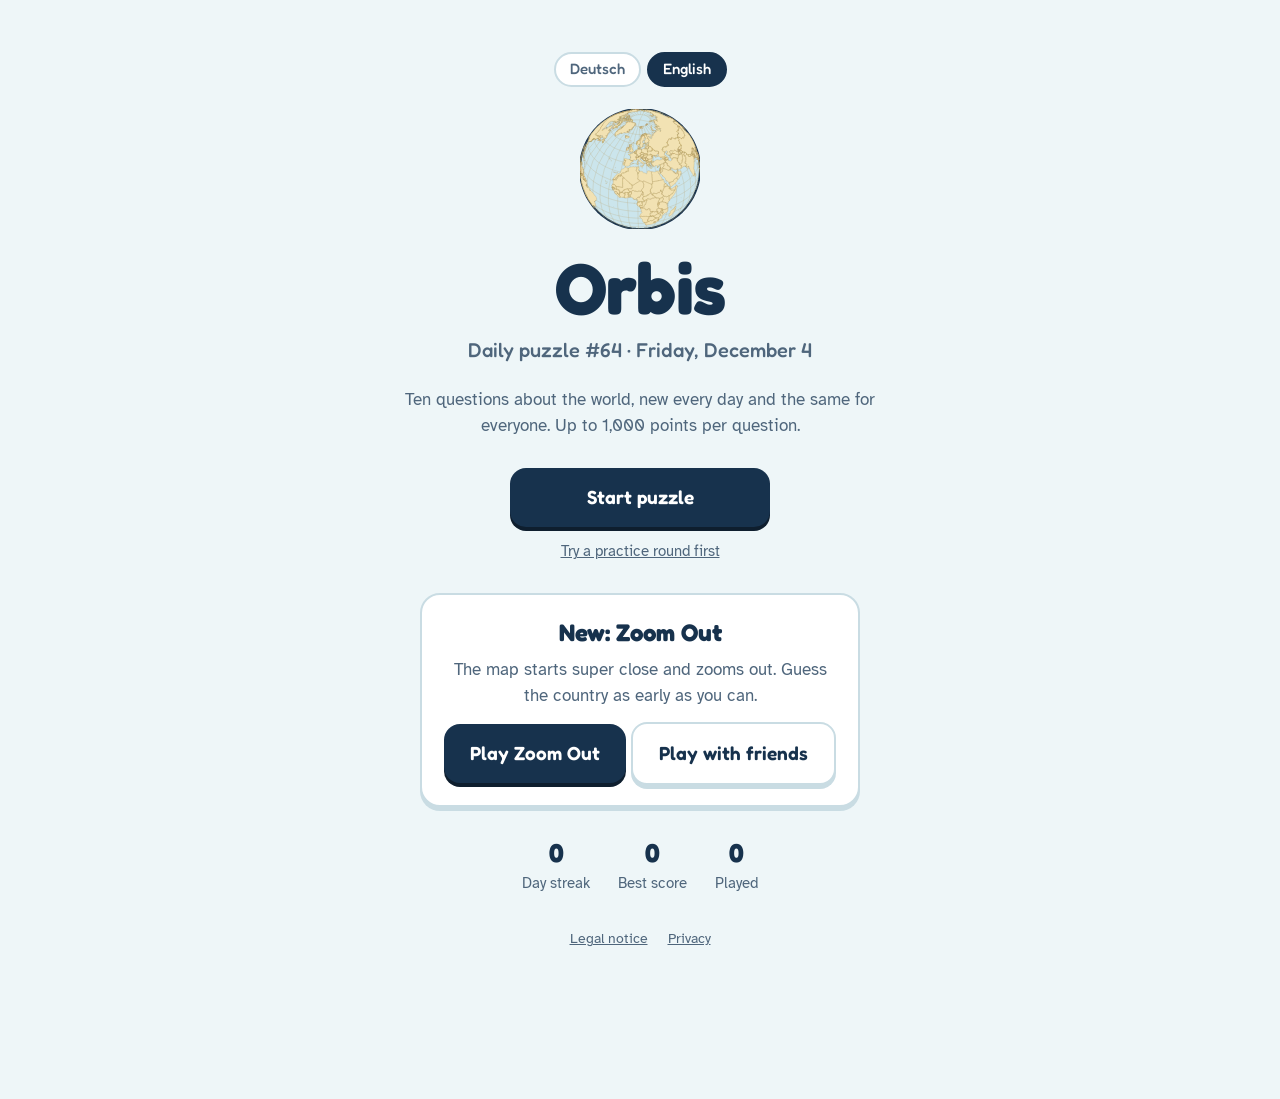
<file: index.html>
<!DOCTYPE html>
<html lang="de">
<head>
<meta charset="utf-8">
<meta name="viewport" content="width=device-width, initial-scale=1, viewport-fit=cover">
<meta http-equiv="Content-Security-Policy" content="default-src 'self'; script-src 'self'; style-src 'self'; img-src 'self' data: https://*.goatcounter.com; font-src 'self'; connect-src 'self' https://*.goatcounter.com https://okplegsseawkirjemodr.supabase.co wss://okplegsseawkirjemodr.supabase.co; manifest-src 'self'; object-src 'none'; base-uri 'self'; form-action 'none'; upgrade-insecure-requests">
<meta name="referrer" content="strict-origin-when-cross-origin">
<title>Orbis – das tägliche Geografie-Rätsel</title>
<meta name="description" content="Zehn Fragen rund um die Welt, jeden Tag neu und für alle gleich. Karten, Flaggen, Hauptstädte und knifflige Detektiv-Fälle.">
<meta name="theme-color" content="#EEF6F8" media="(prefers-color-scheme: light)">
<meta name="theme-color" content="#0D1A24" media="(prefers-color-scheme: dark)">
<meta property="og:title" content="Orbis – das tägliche Geografie-Rätsel">
<meta property="og:description" content="Zehn Fragen rund um die Welt. Jeden Tag neu. Wie viele Punkte schaffst du?">
<link rel="icon" href="favicon.svg" type="image/svg+xml">
<link rel="apple-touch-icon" href="apple-touch-icon.png">
<link rel="manifest" href="manifest.webmanifest">
<link rel="stylesheet" href="fonts.css?v=8">
<link rel="stylesheet" href="style.css?v=8">
<script defer src="config.js?v=8"></script>
<script defer src="d3.min.js"></script>
<script defer src="topojson-client.min.js"></script>
<script defer src="supabase.js"></script>
<script defer src="data.js?v=8"></script>
<script defer src="data_en.js?v=8"></script>
<script defer src="app.js?v=8"></script>
</head>
<body>
<div id="app" class="app"><noscript><div class="err"><h2>Bitte JavaScript aktivieren</h2><p>Orbis braucht JavaScript, um das Rätsel anzuzeigen.</p></div></noscript></div>
<div id="sheet" class="sheet" role="status" aria-live="polite"></div>
<div id="toast" class="toast"></div>
</body>
</html>
</file>
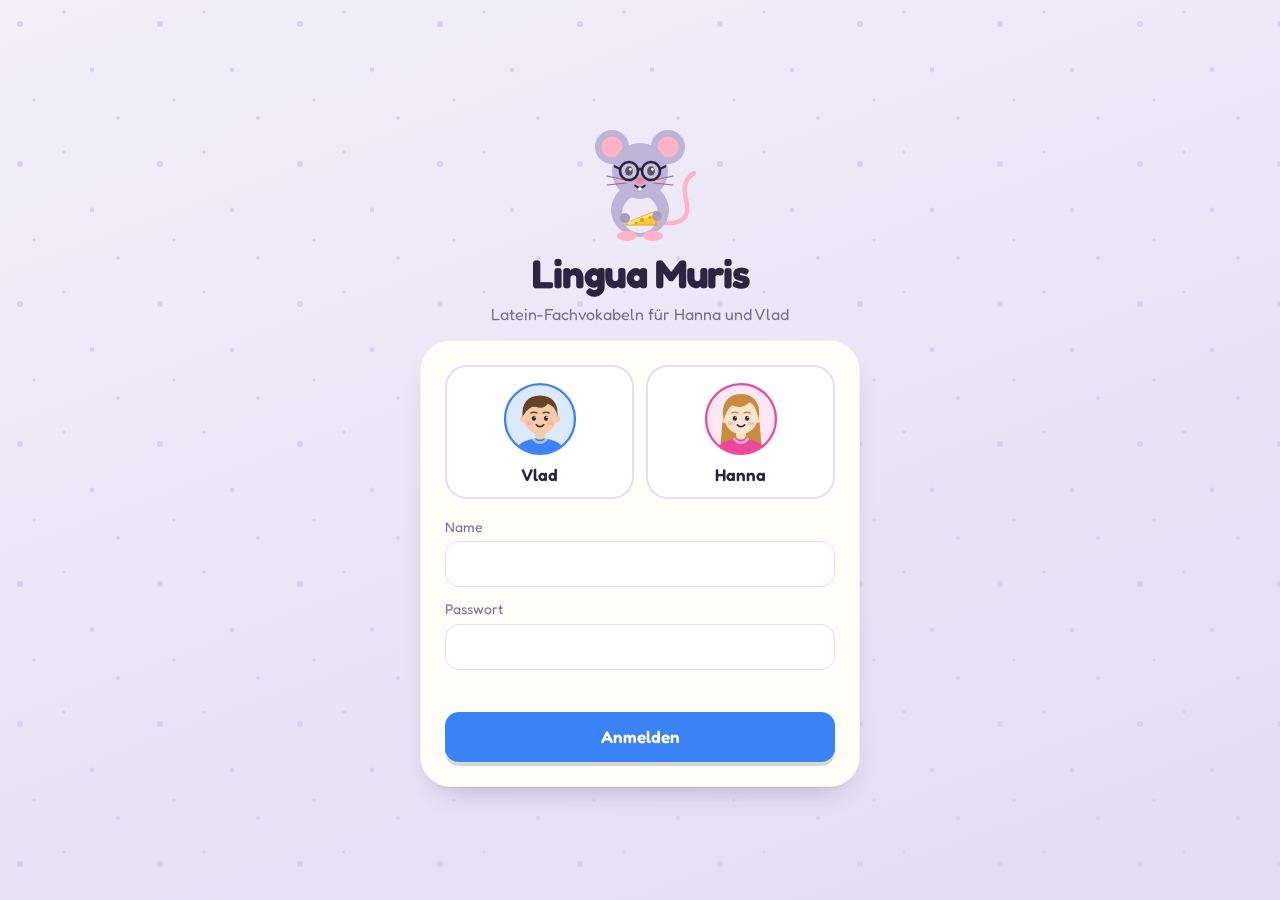
<file: Latein/index.html>
<!doctype html>
<html lang="de">
<head>
<meta charset="utf-8">
<meta name="robots" content="noindex, nofollow">
<meta name="viewport" content="width=device-width, initial-scale=1, viewport-fit=cover">
<title>Lingua Muris – Latein mit Hanna und Vlad</title>
<link rel="icon" href="data:image/svg+xml,<svg xmlns='http://www.w3.org/2000/svg' viewBox='0 0 100 100'><text y='.9em' font-size='90'>🐭</text></svg>">
<link rel="preconnect" href="https://fonts.googleapis.com">
<link rel="preconnect" href="https://fonts.gstatic.com" crossorigin>
<link href="https://fonts.googleapis.com/css2?family=Fraunces:ital,opsz,wght@0,9..144,600;1,9..144,500;1,9..144,600&family=Fredoka:wght@400;500;600;700&display=swap" rel="stylesheet">
<style>
:root{
  --ink:#2B2541; --muted:#756C90; --paper:#FFFDF8; --line:#E4DEF2; --track:#E6E1F1;
  --cheese:#FFC83D; --cheeseD:#D99A00; --ok:#22B07D; --bad:#F25757;
  --vlad:#3B82F6; --hanna:#EC4899; --me:#3B82F6; --meSoft:#DBEAFE;
  --r-xl:30px; --r-lg:22px; --r-md:16px; --r-sm:11px;
  --shadow:0 1px 0 rgba(43,37,65,.05), 0 14px 32px -20px rgba(43,37,65,.45);
  box-sizing:border-box;
  padding-top:env(safe-area-inset-top,0px); padding-bottom:env(safe-area-inset-bottom,0px);
}
*,*::before,*::after{box-sizing:inherit}
html{scroll-padding-top:env(safe-area-inset-top,0px)}
html,body{margin:0;min-height:100%}
body{font-family:'Fredoka',ui-rounded,'Nunito','Segoe UI',system-ui,sans-serif;color:var(--ink);background:#EDE9F8;font-size:16px;line-height:1.4;-webkit-font-smoothing:antialiased}
#bg{position:fixed;inset:0;z-index:-1;transition:background .6s ease}
button,input,select{font:inherit;color:inherit}
button{cursor:pointer}
button:focus-visible,select:focus-visible,input:focus-visible,.cardbox:focus-visible{outline:3px solid var(--me);outline-offset:3px}
.wrap{max-width:1100px;margin:0 auto;padding:16px 16px 150px}
.panel{background:var(--paper);border-radius:var(--r-xl);box-shadow:var(--shadow);border:1.5px solid rgba(43,37,65,.06)}
.pad{padding:20px 22px}
h1,h2,h3{margin:0;font-weight:600;letter-spacing:-.01em}
h2{font-size:21px;margin-bottom:12px}
h3{font-size:15px;margin:18px 0 8px;color:var(--muted);font-weight:500}
.muted{color:var(--muted)}
kbd{font-family:inherit;font-size:12px;font-weight:600;min-width:24px;display:inline-block;text-align:center;padding:1px 7px;border-radius:8px;background:#fff;color:var(--ink);border:1.5px solid var(--line);border-bottom-width:3.5px;line-height:1.5}

/* ---------- header ---------- */
.top{display:grid;grid-template-columns:auto 1fr auto;gap:22px;align-items:center;padding:14px 18px}
.brand{display:flex;align-items:center;gap:10px}
.brand .bm{width:46px;height:46px;flex:none}
.brand b{display:block;font-size:20px;font-weight:700;letter-spacing:-.02em}
.brand small{color:var(--muted);font-size:13px}
.race{display:grid;gap:7px}
.rrow{display:grid;grid-template-columns:150px 30px 1fr 30px;white-space:nowrap;align-items:center;gap:8px;font-size:13px}
.rlab b{font-weight:600}
.rlab span{color:var(--muted);margin-left:4px}
.rnum{font-weight:700;font-variant-numeric:tabular-nums}
.rnum.v{text-align:right;color:var(--vlad)} .rnum.h{color:var(--hanna)}
.rbar{height:14px;border-radius:99px;background:var(--track);overflow:hidden;display:flex;box-shadow:inset 0 1px 2px rgba(43,37,65,.12)}
.rbar i{display:block;height:100%;transition:width .8s cubic-bezier(.2,.8,.2,1)}
.rbar i.v{background:linear-gradient(180deg,#6CA3FA,var(--vlad))}
.rbar i.h{background:linear-gradient(180deg,#F57BB8,var(--hanna))}
.sync{margin:2px 0 0;font-size:12px;color:var(--muted)}
.sync .dot{display:inline-block;width:7px;height:7px;border-radius:50%;margin-right:5px;vertical-align:1px;background:#C9C2DB}
.sync .dot.on{background:var(--ok)}
.mebox{display:flex;align-items:center;gap:12px}
.meav{border:0;background:none;padding:0;border-radius:50%;line-height:0}
.mestats{min-width:200px}
.mename{display:flex;align-items:center;justify-content:space-between;gap:10px;font-weight:600;font-size:17px}
.logout{border:0;background:none;color:var(--muted);font-size:13px;padding:2px 4px;border-radius:6px}
.logout:hover{color:var(--ink)}
.coins{display:inline-flex;align-items:center;gap:6px;font-weight:600;font-size:15px;margin:2px 0 5px}
.coin{width:20px;height:20px;flex:none}
.xpl{display:flex;justify-content:space-between;font-size:12.5px;color:var(--muted);margin-bottom:3px}
.xpl b{color:var(--ink);font-weight:600}
.xpbar{height:9px;border-radius:99px;background:var(--track);overflow:hidden}
.xpbar i{display:block;height:100%;border-radius:99px;background:linear-gradient(90deg,var(--cheese),#FF9F43);transition:width .7s cubic-bezier(.2,.8,.2,1)}

/* ---------- tabs ---------- */
.tabs{display:flex;gap:6px;margin:14px 0;padding:6px;width:max-content;max-width:100%;overflow-x:auto;background:var(--paper);border-radius:99px;box-shadow:var(--shadow)}
.tab{border:0;background:none;padding:9px 18px;border-radius:99px;font-weight:500;color:var(--muted);white-space:nowrap}
.tab:hover{color:var(--ink);background:#F3F0FA}
.tab.on{background:var(--me);color:#fff;font-weight:600}

/* ---------- pack bar ---------- */
.packbar{display:flex;align-items:center;gap:10px;padding:10px 12px;flex-wrap:wrap;border-radius:var(--r-lg)}
.iconbtn{width:38px;height:38px;border-radius:12px;border:1.5px solid var(--line);background:#fff;font-size:20px;line-height:1;display:grid;place-items:center}
.iconbtn:disabled{opacity:.35;cursor:default}
.packbar select{height:38px;border-radius:12px;border:1.5px solid var(--line);background:#fff;padding:0 10px;min-width:0;max-width:330px;flex:1 1 0}
.pmini{display:flex;align-items:center;gap:8px;font-size:13px;color:var(--muted);flex:1 1 180px;min-width:150px}
.stack{display:flex;height:10px;border-radius:99px;overflow:hidden;background:var(--track);flex:1;min-width:80px}
.stack i{display:block;height:100%}
.dirbtn{margin-left:auto;border:1.5px solid var(--line);background:#fff;border-radius:12px;height:38px;padding:0 14px;font-weight:500}

/* ---------- card stage ---------- */
.stagewrap{max-width:680px;margin:18px auto 0;position:relative}
.grade{display:grid;grid-template-columns:1fr auto 1fr;gap:12px;align-items:center;margin-bottom:14px}
.gbtn{border:0;border-radius:18px;padding:14px 16px;font-size:17px;font-weight:600;display:flex;align-items:center;justify-content:center;gap:10px;box-shadow:0 4px 0 rgba(0,0,0,.14);transition:transform .08s ease, box-shadow .08s ease}
.gbtn:active{transform:translateY(3px);box-shadow:0 1px 0 rgba(0,0,0,.14)}
.gbtn.bad{background:var(--bad);color:#fff}
.gbtn.ok{background:var(--ok);color:#fff}
.gbtn.nav{background:#fff;color:var(--ink);box-shadow:0 4px 0 var(--line)}
.gbtn kbd{background:rgba(255,255,255,.95);border-color:rgba(0,0,0,.12)}
.count{background:var(--paper);border-radius:99px;padding:6px 12px;font-weight:600;font-size:14px;font-variant-numeric:tabular-nums;box-shadow:var(--shadow)}
.cardbox{perspective:1600px;height:min(54vh,380px);min-height:260px;cursor:pointer;outline:none;border-radius:26px;touch-action:pan-y}
.inner{position:relative;width:100%;height:100%;transition:transform .55s cubic-bezier(.2,.75,.25,1);transform-style:preserve-3d}
.cardbox.flipped .inner{transform:rotateY(180deg)}
.face{position:absolute;inset:0;backface-visibility:hidden;-webkit-backface-visibility:hidden;border-radius:26px;background-color:var(--paper);
  background-image:linear-gradient(transparent 0 58px,rgba(242,87,87,.35) 58px 60px,transparent 60px),repeating-linear-gradient(transparent 0 33px,rgba(117,108,144,.10) 33px 34px);
  box-shadow:0 2px 0 rgba(43,37,65,.06),0 26px 44px -26px rgba(43,37,65,.55);display:flex;flex-direction:column;align-items:center;justify-content:center;padding:70px 34px 40px;text-align:center;overflow:hidden}
.face.back{transform:rotateY(180deg)}
.cardhead{position:absolute;top:16px;left:18px;right:18px;display:flex;justify-content:space-between;align-items:center}
.pill{display:inline-flex;align-items:center;gap:6px;font-size:13px;font-weight:600;padding:4px 11px 4px 9px;border-radius:99px;background:color-mix(in srgb,var(--c) 16%,#fff);color:color-mix(in srgb,var(--c) 70%,#2B2541)}
.pill::before{content:'';width:8px;height:8px;border-radius:50%;background:var(--c)}
.cnum{font-size:13px;color:var(--muted)}
.word{font-family:'Fraunces',Georgia,'Times New Roman',serif;font-weight:600;font-size:clamp(28px,5.4vw,46px);line-height:1.15;max-width:100%;overflow-wrap:anywhere}
.word.la{font-style:italic;font-weight:600}
.word.de{font-weight:600}
.word.m{font-size:clamp(22px,3.8vw,32px)}
.word.l{font-size:clamp(18px,2.9vw,24px);line-height:1.3}
.word.xl{font-size:clamp(15px,2.3vw,19px);line-height:1.4;font-weight:500;font-style:normal}
.word.empty{font-family:inherit;font-size:16px;color:var(--muted);font-style:italic;font-weight:400}
.side{position:absolute;bottom:14px;left:0;right:0;font-size:12.5px;color:var(--muted)}
.cardbox.out-ok{animation:outok .23s ease-in forwards}
.cardbox.out-bad{animation:outbad .23s ease-in forwards}
@keyframes outok{to{transform:translateX(60px) rotate(4deg);opacity:0}}
@keyframes outbad{to{transform:translateX(-60px) rotate(-4deg);opacity:0}}
.cardbox.in{animation:cin .22s ease-out}
@keyframes cin{from{transform:translateY(10px) scale(.98);opacity:0}}
.keys{display:flex;justify-content:center;flex-wrap:wrap;gap:8px;margin-top:16px}
.keys span{background:var(--paper);border-radius:99px;padding:5px 12px 5px 6px;font-size:13px;color:var(--muted);box-shadow:var(--shadow);display:flex;align-items:center;gap:7px}
.note{text-align:center;font-size:13px;margin-top:10px}
.note span{background:var(--paper);padding:4px 12px;border-radius:99px;color:var(--muted)}
.float{position:absolute;left:50%;top:44%;transform:translate(-50%,-50%);pointer-events:none;font-weight:700;font-size:22px;padding:8px 16px;border-radius:99px;background:#fff;box-shadow:var(--shadow);white-space:nowrap;animation:floatup 1.1s ease-out forwards;z-index:5;display:flex;gap:12px;align-items:center}
.float .x{color:#E58A00}.float .s{font-size:14px;color:var(--muted);font-weight:500}
.float.bad{color:var(--bad)}
@keyframes floatup{0%{opacity:0;transform:translate(-50%,-30%) scale(.9)}15%{opacity:1;transform:translate(-50%,-50%) scale(1)}100%{opacity:0;transform:translate(-50%,-150%)}}

.endcard{text-align:center;padding:34px 24px}
.endcard .bigmouse{width:120px;margin:0 auto 6px}
.endcard h2{font-size:26px;margin-bottom:6px}
.chips{display:flex;justify-content:center;flex-wrap:wrap;gap:8px;margin:16px 0 22px}
.chip{background:#F4F1FB;border-radius:99px;padding:6px 14px;font-weight:600;font-size:15px;display:inline-flex;align-items:center;gap:6px}
.btnrow{display:flex;justify-content:center;flex-wrap:wrap;gap:10px}
.primary{border:0;background:var(--me);color:#fff;font-weight:600;border-radius:14px;padding:11px 20px;box-shadow:0 4px 0 rgba(0,0,0,.15)}
.primary:active{transform:translateY(2px);box-shadow:0 2px 0 rgba(0,0,0,.15)}
.ghost{border:1.5px solid var(--line);background:#fff;font-weight:500;border-radius:14px;padding:10px 18px}
.ghost:hover{border-color:var(--me)}

/* ---------- progress ---------- */
.grid2{display:grid;grid-template-columns:1.1fr 1fr;gap:16px;margin-top:16px}
.srow{display:grid;grid-template-columns:175px 1fr 56px;gap:10px;align-items:center;padding:7px 0}
.srow .nm{font-weight:600;display:flex;align-items:center;gap:8px}
.srow .nm::before{content:'';width:10px;height:10px;border-radius:50%;background:var(--c);flex:none}
.srow .ds{display:block;font-size:12px;color:var(--muted);font-weight:400;margin-left:18px}
.srow .tr{height:12px;border-radius:99px;background:var(--track);overflow:hidden}
.srow .tr i{display:block;height:100%;background:var(--c);border-radius:99px;min-width:2px}
.srow .ct{text-align:right;font-weight:700;font-variant-numeric:tabular-nums}
.srow .ct small{display:block;font-size:11px;color:var(--muted);font-weight:500}
.packgrid{display:grid;grid-template-columns:repeat(auto-fill,minmax(64px,1fr));gap:8px}
.ptile{border:1.5px solid var(--line);background:#fff;border-radius:12px;padding:7px 6px 6px;text-align:left;font-size:12.5px;font-weight:600}
.ptile:hover{border-color:var(--me)}
.ptile.cur{border-color:var(--me);box-shadow:0 0 0 2px var(--meSoft)}
.ptile .stack{height:6px;margin-top:5px;min-width:0}
.vlist{display:grid;gap:6px;max-height:460px;overflow:auto;padding-right:4px}
.vrow{display:grid;grid-template-columns:minmax(0,1fr) minmax(0,1.3fr) auto;gap:12px;align-items:start;padding:9px 12px;border-radius:12px;background:#F8F6FC;font-size:14.5px}
.vrow .la{font-family:'Fraunces',Georgia,serif;font-style:italic;font-weight:600}
.vrow .de{white-space:pre-line}
.vrow .pill{font-size:11.5px;white-space:nowrap}
.search{width:100%;height:44px;border-radius:14px;border:1.5px solid var(--line);padding:0 14px;margin-bottom:12px;background:#fff}
.empty{padding:20px;text-align:center;color:var(--muted);background:#F8F6FC;border-radius:16px}
.mt{margin-top:16px}

/* ---------- avatar & shop ---------- */
.avgrid{display:grid;grid-template-columns:minmax(260px,380px) 1fr;gap:16px;margin-top:16px;align-items:start}
.scene{position:relative;width:260px;height:290px;margin:6px auto 0}
.scene .main{position:absolute;left:20px;top:0;width:220px}
.scene .pet{position:absolute;width:84px}
.scene .pet.p0{left:-6px;bottom:0}.scene .pet.p1{right:-6px;bottom:0}.scene .pet.p2{right:-10px;top:4px;width:70px}
.scene .pet svg{animation:bob 3s ease-in-out infinite}
.scene .pet.p1 svg{animation-delay:-1s}.scene .pet.p2 svg{animation-delay:-2s}
@keyframes bob{50%{transform:translateY(-4px)}}
.swatches{display:flex;flex-wrap:wrap;gap:8px}
.sw{width:36px;height:36px;border-radius:50%;border:3px solid #fff;box-shadow:0 0 0 1.5px var(--line)}
.sw.on{box-shadow:0 0 0 3px var(--me)}
.opts{display:flex;flex-wrap:wrap;gap:8px}
.opt{border:1.5px solid var(--line);background:#fff;border-radius:16px;padding:6px;line-height:0;position:relative}
.opt.on{border-color:var(--me);box-shadow:0 0 0 2px var(--meSoft)}
.opt.txt{line-height:1.3;padding:10px 14px;font-weight:500}
.shophead{display:flex;align-items:center;gap:10px;flex-wrap:wrap;margin-top:16px}
.shophead .big{font-size:26px;font-weight:700;display:flex;align-items:center;gap:8px}
.shophead .coin{width:28px;height:28px}
.items{display:grid;grid-template-columns:repeat(auto-fill,minmax(160px,1fr));gap:12px}
.item{background:#fff;border:1.5px solid var(--line);border-radius:20px;padding:12px;display:flex;flex-direction:column;gap:8px}
.item .prev{height:116px;border-radius:14px;background:#F6F3FC;display:grid;place-items:center;overflow:hidden}
.item .prev.bgp{background-size:auto,cover}
.item b{font-weight:600;overflow-wrap:anywhere}
.buy{white-space:nowrap;font-size:14.5px;border:0;border-radius:12px;padding:8px 10px;font-weight:600;background:var(--cheese);color:#4A3500;display:flex;justify-content:center;align-items:center;gap:6px}
.buy .coin{width:16px;height:16px}
.buy:disabled{background:#EEEAF5;color:#9A92B0;cursor:default}
.buy.own{background:#F1EEF8;color:var(--ink)}
.buy.eq{background:var(--me);color:#fff}

/* ---------- buddy ---------- */
.buddy{position:fixed;left:12px;bottom:calc(10px + env(safe-area-inset-bottom,0px));z-index:30;display:flex;align-items:flex-end;gap:6px}
.bmouse{border:0;background:none;padding:0;line-height:0;filter:drop-shadow(0 8px 10px rgba(43,37,65,.22));transition:width .6s ease}
.bmouse.hop{animation:hop .45s ease}
.bmouse.sad{animation:shake .4s ease}
@keyframes hop{40%{transform:translateY(-16px) rotate(-4deg)}}
@keyframes shake{25%{transform:translateX(-5px)}75%{transform:translateX(5px)}}
.bubble{background:var(--paper);border-radius:16px 16px 16px 4px;padding:7px 12px;box-shadow:var(--shadow);margin-bottom:46px;font-size:13px;max-width:170px}
.bubble b{display:block;font-size:15px}
.bubble span{color:var(--muted)}
.bubble.say b{color:var(--me)}

/* ---------- modal & toast ---------- */
.modalbg{position:fixed;inset:0;background:rgba(43,37,65,.45);display:grid;place-items:center;z-index:50;padding:16px;animation:fade .2s}
@keyframes fade{from{opacity:0}}
.modal{max-width:560px;width:100%;max-height:86vh;overflow:auto;padding:24px}
.modal h2{font-size:24px}
.ladder{display:grid;grid-template-columns:repeat(auto-fill,minmax(120px,1fr));gap:10px;margin-top:12px}
.rung{background:#F8F6FC;border-radius:16px;padding:10px;text-align:center;font-size:13px}
.rung b{display:block;font-size:14px}
.rung.lock{opacity:.45;filter:grayscale(1)}
.rung.cur{background:var(--meSoft)}
.rung .ms{margin:0 auto;height:96px;display:flex;align-items:flex-end;justify-content:center}
.toasts{position:fixed;top:calc(12px + env(safe-area-inset-top,0px));left:50%;transform:translateX(-50%);z-index:60;display:grid;gap:8px;justify-items:center;pointer-events:none}
.toast{background:var(--ink);color:#fff;padding:10px 18px;border-radius:99px;font-weight:500;box-shadow:var(--shadow);animation:tin .3s ease}
@keyframes tin{from{opacity:0;transform:translateY(-10px)}}

/* ---------- login ---------- */
.login{min-height:100vh;min-height:100dvh;display:grid;place-items:center;padding:24px 16px}
.lbox{width:100%;max-width:440px}
.lhero{text-align:center;margin-bottom:14px}
.lhero .ms{width:120px;margin:0 auto}
.lhero h1{font-size:40px;font-weight:700;letter-spacing:-.03em}
.lhero p{margin:2px 0 0;color:var(--muted)}
.lform{padding:24px}
.pick{display:grid;grid-template-columns:1fr 1fr;gap:12px;margin-bottom:18px}
.pickbtn{border:2px solid var(--line);background:#fff;border-radius:22px;padding:14px 8px 10px;display:grid;justify-items:center;gap:6px;font-weight:600;font-size:17px}
.pickbtn.on{border-color:var(--c);box-shadow:0 0 0 3px color-mix(in srgb,var(--c) 22%,transparent)}
.lform label{display:block;font-size:14px;color:var(--muted);margin-bottom:12px}
.lform input{display:block;width:100%;height:46px;border-radius:14px;border:1.5px solid var(--line);padding:0 14px;margin-top:5px;background:#fff;font-size:16px}
.lform .primary{width:100%;padding:13px;font-size:17px;margin-top:4px}
.err{color:var(--bad);font-size:14px;min-height:20px;margin:0 0 6px}

.chiprow{display:flex;gap:8px;flex-wrap:wrap;margin:14px 0}
.cchip{border:0;background:var(--paper);border-radius:99px;padding:8px 14px;font-weight:500;box-shadow:var(--shadow);display:inline-flex;gap:6px;align-items:center}
.cchip small{color:var(--muted);font-size:12px}
.cchip.on{background:var(--me);color:#fff}.cchip.on small{color:rgba(255,255,255,.85)}
.item.owned .prev{background:var(--meSoft)}
.settag{font-size:11.5px;color:#6C4BD8;background:#F1ECFF;border-radius:99px;padding:2px 8px;align-self:flex-start}
.bgprev{width:100%;height:100%;min-height:40px;border-radius:12px}
.lt{font-weight:400}
.opt.rw{border-color:#E0A800;background:#FFF8E1}
.colorpick{display:flex;align-items:center;gap:10px;margin-top:12px;font-size:14px;color:var(--muted)}
.colorpick input{width:46px;height:34px;border:1.5px solid var(--line);border-radius:10px;padding:2px;background:#fff;cursor:pointer}
.avstick{position:sticky;top:12px}
.albhead{display:grid;grid-template-columns:1fr auto;gap:18px;align-items:center;margin-top:16px}
.albig{font-size:34px;font-weight:700;margin-top:4px}
.bigbar{height:14px;border-radius:99px;background:var(--track);overflow:hidden;margin-top:6px}
.bigbar i{display:block;height:100%;background:linear-gradient(90deg,var(--cheese),#FF8A3D);border-radius:99px}
.streak{background:#FFF1E0;color:#C2410C;border-radius:20px;padding:12px 18px;text-align:center;font-weight:500;font-size:14px}
.streak .sn{display:block;font-size:34px;font-weight:700;line-height:1}
.nextgoal{display:flex;align-items:center;gap:16px}
.ngprev{width:76px;height:76px;border-radius:16px;background:#F6F3FC;display:grid;place-items:center;flex:none;overflow:hidden}
.rgrid{display:grid;grid-template-columns:repeat(auto-fill,minmax(150px,1fr));gap:12px}
.rcard{background:#fff;border:1.5px solid var(--line);border-radius:20px;padding:12px;display:flex;flex-direction:column;gap:6px;text-align:center}
.rcard .prev{height:100px;border-radius:14px;background:#F6F3FC;display:grid;place-items:center;position:relative;overflow:hidden}
.rcard.lock .prev > :not(.lockic){filter:grayscale(1) opacity(.42)}
.rcard.got{border-color:#E0A800;background:#FFFCF0}
.rcard.got .prev{background:#FFF1BF}
.lockic{position:absolute;right:8px;top:6px;font-size:15px}
.rq{font-size:12.5px;color:var(--muted)}
.rprog{height:7px;border-radius:99px;background:var(--track);overflow:hidden}
.rprog i{display:block;height:100%;background:var(--me);border-radius:99px}
.setgrid{display:grid;grid-template-columns:repeat(auto-fill,minmax(260px,1fr));gap:12px}
.setcard{background:#fff;border:1.5px solid var(--line);border-radius:20px;padding:14px;display:grid;gap:8px}
.setcard.done{border-color:var(--ok);background:#F0FBF6}
.sethead{display:flex;justify-content:space-between;align-items:center;gap:8px}
.sethead span{font-size:13px;color:var(--muted);display:inline-flex;align-items:center;gap:4px;white-space:nowrap}
.sethead .coin{width:15px;height:15px}
.setitems{display:flex;flex-wrap:wrap;gap:6px}
.si{width:48px;height:48px;border-radius:12px;background:#F6F3FC;display:grid;place-items:center;overflow:hidden}
.si.miss > *{filter:grayscale(1) opacity(.32)}
.rewardpop h2{text-align:center}
.setdone{text-align:center;background:#F0FBF6;border-radius:14px;padding:10px;margin:12px 0 0}
@media (max-width:900px){.avstick{position:static}}
@media (max-width:600px){.albhead{grid-template-columns:1fr}.rgrid{grid-template-columns:repeat(2,1fr)}}

/* ---------- responsive ---------- */
@media (max-width:900px){
  .top{grid-template-columns:1fr auto;gap:14px}
  .race{grid-column:1/-1;order:3}
  .grid2,.avgrid{grid-template-columns:1fr}
}
@media (max-width:600px){
  .wrap{padding:10px 10px 130px}
  .top{padding:12px}
  .top{grid-template-columns:1fr}
  .brand{display:none}
  .mestats{min-width:0;flex:1}
  .mdw{display:none}
  .packbar select{max-width:none}
  .pmini{flex-basis:100%;order:5}
  .dirbtn{flex:1 1 100%;order:6}
  .bmouse{width:66px!important}
  .rrow{grid-template-columns:86px 24px 1fr 24px;font-size:12px}
  .rlab span{display:none}
  .grade{gap:8px}
  .gbtn{font-size:15px;padding:12px 8px}
  .gbtn kbd{display:none}
  .keys{display:none}
  .dirbtn{margin-left:0}
  .srow{grid-template-columns:118px 1fr 44px}
  .vrow{grid-template-columns:1fr auto}
  .vrow .de{grid-column:1/-1;grid-row:2}
  .bubble{display:none}
  .face{padding:64px 20px 36px}
}
@media (prefers-reduced-motion:reduce){
  *,*::before,*::after{animation-duration:.01ms!important;transition-duration:.01ms!important}
}
</style>
</head>
<body>
<div id="bg"></div>
<div id="app"></div>
<div class="toasts" id="toasts"></div>
<script>const VOCAB = [["testamenti factio passiva","Fähigkeit, als Erbe eingesetzt zu werden"],["testamenti factio activa","Testierfähigkeit"],["terra nullius","Niemandsland"],["tenor, -oris m.","Hauptaussage, wesentlicher Inhalt"],["tempus, -oris n.","Zeit, Zeitraum"],["tabula, -ae f. pl.: tabulae","Schriftstück, Urkunde"],["suum cuique","jedem das Seine"],["superfluum n. / hyperocha","Überfluss / Übererlös"],["superficies, -ei f.","Bauwerk, Oberfläche"],["superficies solo cedit","die Oberfläche weicht dem Boden"],["summa divisio","erste Einteilung / oberste Einteilung"],["sui iuris","„seines eigenen Rechts\", eigenberechtigt"],["sui generis","eigener Art (außerhalb des Schemas)"],["successio, -onis f.","Rechtsnachfolge, Erbfolge"],["successio in universitatem","Gesamtrechtsnachfolge"],["successio ex testamento","testamentarische Erbfolge"],["successio ab intestato","Erbfolge ohne Testament"],["succedere in locum defuncti","an die Stelle des Erblassers treten, nachrücken"],["succedere in iura defuncti","in die Rechte des Verstorbenen nachfolgen"],["substitutus, -i m.","Ersatzmann, Ersatzerbe"],["substitutio, -onis f.","Ersetzung"],["sub","unter"],["stricto sensu","im strengen Sinn, genau genommen"],["stipulatio, -onis f.","formgebundenes mündliches (Schuld)Versprechen"],["statutum, -i n.","Satzung, Gesetz (Statut)"],["status, -us m.","Stand, Zustand (insbes. Personenstand)"],["status quo","gegenwärtiger Zustand"],["status personae","personenrechtliche Stellung des Einzelnen"],["status libertatis","Zugehörigkeit zur Gemeinschaft (dem Stand) der freien Menschen"],["status familiae","Zugehörigkeit zum agnatischen Familienverband"],["sponsus, -i m.","Bräutigam"],["sponsor, -oris m.","Bürge"],["sponsio, -onis f.","Bürgschaft / Gelobung / Angelobunq (förmliches) Versprechen"],["sponsa, -ae f.","Braut"],["specificatio, -onis f.","Verarbeitung"],["species, -ei f.","Einzelsache, das individuelle Stück"],["solutio, -ionis f.","Schulderfüllung"],["socius, -i m.","Gesellschafter (vgl heute „Sozius\")"],["societas, -atis f.","Gesellschaft / Gesellschaftsvertrag (Zusammenschluss zweier oder mehrerer Personen zur Verfolgung eines gemeinsamen wirtschaftlichen Zwecks)"],["societas delinquere non potest","eine Gesellschaft kann kein Delikt begehen"],["singularia non sunt extendenda","Sonderregeln dürfen nicht ausgedehnt werden"],["sine tempore (s.t.)","pünktlich, ohne Frist („ohne Zeit\")"],["sine obligo","ohne Verpflichtung"],["sine","ohne"],["sic utere tuo ut alienum non laedas","benutze das Deine so, dass du das Fremde nicht verletzt"],["servus, -i m.","der Sklave, Unfreie, Diener"],["servitus, -utis f.","Dienstbarkeit"],["servitus servitutis esse non potest","die Dienstbarkeit kann nicht Gegenstand einerweiteren Dienstbarkeit sein"],["servitus praedio utilis esse debet","die Dienstbarkeit muss dem (herrschenden) Grundstück nützlich sein"],["servitium, -i n.","Sklavendienst, Sklaverei"],["separatio, -onis f.","Trennung"],["separatio bonorum","Nachlassabsonderung"],["sententia, -ae f.","Urteil / Spruch"],["sententia facit ius","ein Urteil schafft Recht"],["senatus, -us m.","Senat"],["senatus consultum","Senatsbeschluss"],["semper in dubiis benigniora praeferenda","im Zweifel ist immer das Günstigere vorzuziehen"],["semel maior semper maior","einmal volljährig, immer volljährig"],["semel heres semper heres","einmal Erbe, immer Erbe"],["secundum voluntatem","gemäß dem Willen"],["secundum verba","gemäß der Erklärung"],["scire leges non hoc est verba earum tenere sed vim ac potestatem","die Gesetze zu kennen bedeutet nicht an ihren Worten zu haften, sondern ihren Sinn und ihre Bedeutung zu begreifen"],["scelus, -Ieris n.","Verbrechen, Untat"],["satisdatio, -onis f.","Sicherheitsleistung durch den Bürgen"],["salarium, -i n.","Sold, Diät, Honorar"],["revocatio, -onis f.","Widerruf"],["revocatio testamenti","Widerruf des Testaments"],["revocatio mandati","Widerruf der Vollmacht"],["revisio, -ortis f.","streitverfangene Sache"],["revisio in iure","Überprüfung in Bezug auf die rechtliche Beurteilung"],["revisio in factum","Überprüfung in Bezug auf die Sachverhaltsfeststellung"],["reus, -i m. pl.: rei","Angeklagter"],["restitutio, -onis f.","Wiederherstellung, Wiedereinsetzung"],["responsum, -i n.","(Antwort) / (Rechts)auskunft / (Rechts )gutachten"],["reservatio mentalis","geheimer (geistiger) Vorbehalt"],["rescriptum, -i n.","Antwortschreiben"],["res, rei f.","Sache, Gegenstand, Ding [einzelne abgegrenzte, juristisch selbständige, körperliche Sache. Alles, was Gegenstand (Rechtsobjekt) eines (privaten) Rechts sein kann]"],["res venalis","käufliche Sache / Kaufsache"],["res sanctae","unter göttlichem Schutz stehende Sachen"],["res sacrae","den Göttern geweihte Sachen"],["res religosae","religiöse Sachen"],["res quae usu consumuntur","verbrauchbare Sachen"],["res publica","Gemeinwesen, Staat"],["res omnium communes","Sachen, die allen gemeinsam gehören, Gemeingut"],["res nullius","herrenlose Sache(n)"],["res litigiosa","streitverfangene Sache"],["res iudicata pro veritate accipitur","die rechtlich entschiedene Sache wird für die Wahrheit gehalten"],["res iudicata ius facit inter partes","die rechtlich entschiedene Sache schafft Recht zwischen den Parteien"],["res iudicata","rechtskräftig entschiedene Streitsache"],["res in iudicium deducta","prozessanhängige Sache"],["res humani iuris","Sachen menschlichen Rechts"],["res habilis","ersitzungsfähige Sache"],["res furtivae","gestohlene Sachen"],["res fungibiles","vertretbare Sachen"],["res extra commercium","Sachen, die am Rechtsverkehr nicht teilnehmen"],["res derelictae","preisgegebene Sachen"],["res certa","eine bestimmte Sache"],["res (nec) mancipi","(nicht) manzipationsfähige Sachen"],["reprobatio, -ionis f.","Gegenbeweis"],["replicatio, -onis f.","Gegeneinrede"],["replicatio doli","Gegeneinrede der Arglist"],["remuneratio, -onis f.","Vergeltung, Erkenntlichkeit"],["remotio tutoris","Enthebung des Vormunds"],["remissio, -onis f.","Erlass"],["rem sibi non liquere","sich über die Sache nicht klar sein"],["rem et poenam","Klagsziel ist sowohl Schadenersatz als auch Strafe"],["rei vindicatio","Eigentumsklage"],["regula iuris","Rechtsregel"],["regressus, -us m.","Rückgriff"],["regalia (pl)","bestimmte Hoheitsrechte"],["reformatio in peius","Erneuerung zum Schlechteren"],["receptum, -i n.","Garantieübernahme, Garantie, Verpflichtung, Pflicht"],["receptio, -onis f.","Übernahme"],["re extincta pignus perit","das Pfand geht mit der Zerstörung der (Pfand-)Sache unter"],["ratione personae","aufgrund der Person"],["ratione loci","aufgrund des Ortes"],["ratio, -onis f.","Rechnung, Rechenschaft, Grund, Zweck Vernunft"],["ratio naturalis","die natürliche Vernunft"],["ratio legis","Zweck des Gesetzes"],["rapina, -ae f.","Raub"],["quota litis","Anteil am Streitgegenstand (Erfolgshonorar für den Anwalt)"],["quod sine die debetur statim debetur","was ohne Termin geschuldet wird, wird sofort geschuldet"],["quod non est licitum in lege necessitas facit licitum","was durch Gesetz nicht erlaubt ist, macht die Not erlaubt"],["quod non est in actis, non est in mundo","was nicht in den Akten ist, ist nicht in der Welt"],["quod licet lovi non licet bovi","was Jupiter erlaubt ist, ist dem Ochsen nicht erlaubt (Ausdruck unterschiedlicher persönlicher Freiheiten nach Status)"],["quod erat demonstrandum","was zu beweisen war"],["quoad usum","Übertragung eines Gebrauchsrechts"],["quisquis praesumitur bonus","jeder wird als redlich vermutet"],["quidam","ein gewisser, irgendein"],["qui tacet consentire videtur","wer schweigt, scheint zuzustimmen"],["qui suo iure utitur neminem laedit","wer sein Recht ausübt, schädigt niemanden"],["qui possidet dominus esse praesumitur","wer eine Sache besitzt, von dem wird vermutet, dass er ihr Eigentümer sei"],["qui quae quod","welcher? welche? welches?"],["querela, -ae f.","Beschwerde, Klage"],["quasi","gleichsam"],["quantus","wieviel"],["quanti ea res est","wieviel die Sache wert ist (bei Prozessbeginn)"],["quanti ea res erit","wieviel die Sache wert sein wird (bei Urteilsfällung)"],["quam","wie"],["quaestio, -onis f.","Frage, Untersuchung / Gerichtshof für Verbrechen / Folter"],["quaestio voluntatis","Frage des Willens, Willensfrage"],["quaestio iuris","Frage des Rechts, Rechtsfrage"],["quaestio facti","Frage der Tatsache, Tatsachenfrage"],["pupillus, -a m./f.","Unmündiger, der unter keiner Gewalt steht, Mündel, Pflegebefohlener, Waise"],["punitur ne peccetur","es wird gestraft, damit kein Unrecht geschieht"],["pubertati proximi","Unmündige, die aber dem Alter der Mündigkeit schon nahe sind"],["pubertas, -atis f.","Mündigkeit, Geschlechtsreife"],["provocatio, -ionis f. (adversus)","Berufung (gegen)"],["protestatio, -onis f.","Einspruch"],["protestatio facto contraria non valet","ein gegen Tatsachen widersprüchliches Erklärungsverhalten wirkt nicht"],["prorogatio fori","Verlegung des Gerichtsstandes"],["proprio nomine","im eigenen Namen"],["proprietas, -atis f.","Eigentum"],["pronuntiatio, -onis f.","öffentliche Bekanntmachung"],["promissio, -onis f.","Versprechen"],["professor, -oris m. (profiteor 2, -fessus sum)","einer, der sich öffentlich erklärt - Hochschullehrer"],["producta sceleris","Produkte (Ergebnisse) einer strafbaren Handlung"],["prodigus, -us m.","Verschwender"],["procurator, -oris m.","Vermögensverwalter (im römischen Recht), Vertreter, Geschäftsführer, Prozessvertreter, Statthalter"],["procuratio, -ionis f.","Verwaltung, Besorgung"],["probatio, -onis f.","Beweis, Beweismittel, Billigung"],["probatio diabolica","der „teuflische\" Beweis (Beweis der Vormännerkette bis zum originären Eigentumserwerb)"],["probare debet, qui dicit, non qui negat","beweisen muss, wer etwas sagt, nicht, wer etwas verneint"],["pro rata","für einen Anteil"],["pro futuro","für die Zukunft"],["pro foro externo","für die Öffentlichkeit bestimmt"],["pro forma","zum Schein"],["pro domo","für das Haus, im eigenen Interesse"],["pro","vor, für, anstatt"],["privilegium, -i n.","Sonderrecht, das dem einzelnen im Gegensatz zur Allgemeinheit verliehene Vorrecht"],["privilegium rei","Vorrecht bezüglich einer Sache"],["privilegium personae","Vorrecht bezüglich einer Person"],["prius, -us n.","das Vorhergehende"],["prior tempore potior iure","der zeitlich Frühere ist der rechtlich Stärkere (wörtl.: früher in der Zeit, stärker im Recht)"],["prior","frühere"],["primus inter pares","Erster unter Gleichen"],["primus","der Vorderste, der Erste"],["primo loco","an erster Stelle"],["prima facie","auf den ersten Blick"],["pretium, -i n.","Preis, Wert, „Zins\""],["pretium iustum","der „gerechte Preis\""],["precarium, -i n.","„das Erbetene\" (freiwillige, jederzeit widerrufbare Überlassung e,ner Sache)"],["praeter legem","außerhalb des Gesetzes"],["praesumptio, -onis f.","Vermutung"],["praesumptio iuris et de iure","unwiderlegbare Rechtsvermutung"],["praesumptio iuris","Rechtsvermutung"],["praesumptio facti","Tatsachenvermutung"],["praesumptio cedit veritati","die Vermutung weicht gegenüber der Wahrheit"],["praescriptio, -onis f.","Vorschrift, Verjährung"],["praes, praedis m.","Burge"],["praedium, -i n.","Grundstück"],["potestas, -tis f.","Macht, Amtsgewalt"],["postulatio actionis","Beantragung einer Klage"],["post mortem","nach dem Tod"],["possessor, -oris m.","der Besitzer"],["possessio, -onis f.","Besitz"],["possessio vitiosa","fehlerhafter Besitz"],["possessio non est iuris, sed facti","der Besitz ist nicht eine Frage des Rechts, sondern der Tatsache"],["possessio iusta","echter Besitz"],["possessio iuris","Rechtsbesitz"],["possessio ex iusta causa","Besitz, der auf einem gültigen Erwerbstitel beruht"],["possessio ad interdicta","Interdiktenbesitz"],["portio debita","der geschuldete Anteil"],["populus romanus, -i m.","das römische Volk"],["pontifex, -ficis m.","Oberpriester"],["poenalia non sunt extendenda","Strafsachen dürfen nicht ausgedehnt werden"],["poena, -ae f.","Strafe, Buße"],["poena talionis","Vergeltungsstrafe"],["poena maior absorbet minorem","die höhere Strafe schließt die geringere Strafe in sich"],["poena capitalis","Todesstrafe"],["pluris petitio","Mehrbegehren"],["plenus venter non studet libenter","ein voller Bauch studiert nicht gern"],["plenum, -i n.","Vollversammlung, Gesamtheit"],["pleno titulo","mit vollem Titel"],["pleno iure","mit vollem Recht"],["plebs, plebis f.","Volk"],["perfidie, -ae f.","Treulosigkeit, Hinterlistigkeit"],["peregrinus, -i m.","Nichtrömer, Fremder, der Nichtbürger"],["per se","an und für sich, von selbst"],["per definitionem","durch die Definition"],["per analogiam","durch Analogieschluss"],["pendente lite","bei schwebendem Verfahren"],["pecus, -coris n.","Vieh"],["pecunia, -ae f.","Geld, Vermögen"],["pecunia non olet","Geld stinkt nicht"],["peculium, -i n.","Sondergut zur Bewirtschaftung, Sondervermögen (eines Sklaven oder auch eines Haussohnes)"],["patronus, -i m.","Schutzherr / Herr"],["patria potestas","Hausgewalt (des pater familias) über die ehelichen Kinder und Kindeskinder"],["pater, -tris m.","Vater"],["partus ancillae","das Kind einer Sklavin"],["pars, partis f.","Teil, Anteil, Partei"],["pars pro toto","ein Teil für das Ganze"],["parentela, -ae f.","Verwandtschaft"],["parens manumissor","der freilassende Vater"],["par in parem non habet imperium","der Gleiche hat über den Gleichen keine Herrschaftsgewalt"],["par condicio creditorum","gleiche Stellung der Gläubiger im Konkursverfahren"],["par","gleich"],["pactum, -i n. pl.: pacta","Abrede, Abmachung (Formfreie Verträge außerhalb des klassischen Vertragsschemas)"],["pactum tacitum","stillschweigende Vereinbarung"],["pactum legitimum","gesetzliche Vereinbarung"],["pactum in favorem tertii","Vertrag zugunsten Dritter"],["pactum fiduciae","Treuhandvereinbarung"],["pactum de vendendo","Verkaufsabrede"],["pactum de non petendo","(formlose) Abrede des Nichtklagens"],["pacta sunt servanda","Verträge sind einzuhalten"],["origo, -ginis f.","Ursprung"],["orbis, -is f.","Kreis, Umkreis, Erde, Welt"],["oratio, -onis f.","Sprache, Rede, Vortrag"],["opus, -eris n.","Werk, Bauwerk"],["optio, -onis f.","Wahl, Möglichkeit"],["optimum, -i n.","das Beste"],["opinio, -onis f.","Meinung, Überzeugung"],["opinio iuris","Rechtsmeinung, Rechtsüberzeugung"],["opinio communis","allgemeine Meinung, herrschende Auffassung"],["opera, -ae f.","Dienstleistung, Arbeit, Mühe"],["onus, -eris n. pl.: onera","Last, Leistung, Beschwer"],["onus probandi","Beweislast"],["omnis obligatio vel ex contractu nascitur vel ex delicto","jede Verpflichtung wird entweder aus Vertrag oder aus Delikt geboren"],["periculosa est","jede Definition im bürgerlichen Recht ist gefährlich"],["omnis definitio in iure civile","einer Tat entschlossen ist"],["omni modo facturus","eine Person, die bereits zur Ausführung"],["odium, -i n.","Hass"],["occupatio, -onis f.","Aneignung herrenloser Sachen (wörtl Besetzung, Besitznahme, Inanspruchnahme)"],["occidere, occidol","töten"],["obligationes litteris contractae","Litteralkontrakte - schriftliche Verträge (wörtl.: durch die Schrift geschlossene Verträge)"],["obligatio, -onis f.","Verbindlichkeit, Schuldverhältnis"],["obligatio(nes) ex contractu","Vertragsschuld(en)"],["obligatio ex delicto","Deliktsschuld"],["oblatio debiti","das Anbieten des Geschuldeten"],["obiter dictum","nebenbei Gesagtes"],["nuptiae, -arum f.","Hochzeit, eheliche Verbindung, Verheiratung, Ehe"],["votum, -i n.","Stimme"],["voluntatem declarare","seinen Willen erklären, ausdrücken"],["voluntas, -atis f.","Wille, Absicht"],["volenti non fit iniuria","dem Einwilligenden geschieht Kein Unrecht"],["viventis nulla hereditas","die Erbschaft eines Lebenden gibt es nicht"],["vitium, -i n.","Fehler, Mangel"],["vitiosus, -a / -um","krankhaft, fehlerhaft"],["vis, vim f.","Kraft, Gewalt"],["vis maior","höhere Gewalt"],["vis compulsiva","willensbeugende (zwingende) Gewalt"],["vis absoluta","absolute (unwiderstehliche) Gewalt"],["vir bonus","der gute Mann, Maßmensch"],["vindicta, -ae f.","Befreiung, Rettung, Strafe, Rache"],["vim vi repellere licet","es ist erlaubt, Gewalt mit Gewalt zurückzuschlagen"],["videat = videatur","es möge gesehen werden"],["vice versa","umgekehrt"],["via, -ae f.","Straße, Fahrrecht"],["vi clam precario","vi = durch/mit Gewalt, gewaltsam clam = heimlich, precario = „bittweise\", aufgrund einer Bittleihe"],["verum tacere et falsum asserere paria sunt","die Wahrheit verschweigen und etwas Falsches versichern ist das Gleiche"],["versio, -onis f.","Bereicherung / Variante"],["veritas, -atis f.","Wahrheit, Wirklichkeit, Aufrichtigkeit, Rechtlichkeit"],["veritas praevalet solemnitati","die Wahrheit geht der Form vor"],["verbum, -i n. pl.: verba","Wort, Aussage"],["verbi causa","des Wortes wegen, aufgrund des Wortes, zum Beispiel"],["verba volant, scripta manent","Worte verfliegen, das Geschriebene bleibt"],["verba contractus sunt lex contractus","die Worte eines Vertrages sind das Gesetz des Vertrages"],["venire contra factum proprium","Auftreten gegen ein eigenes Tun"],["venia, -ae f.","Gnade, Begnadigung"],["venia docendi (legendi)","die Erlaubnis des Lehrens (des Lesens)"],["venditor, -oris m.","der Verkäufer"],["venditio, -onis f.","Verkauf"],["vadimonium, -i n.","Bürgschaft, Bürgschaftsleistung"],["uxor, -oris f.","die Ehefrau, Gattin"],["uxor non in manu","gewaltfreie Ehefrau / nicht unter Gewalt stehende Ehefrau"],["uxor in manu","die unter der Gewalt des Mannes stehende Ehefrau"],["utiliter gestum","nützlich geführt"],["utilitas, -atis f.","Nützlichkeit"],["utilitas publica","öffentliches Interesse"],["utile per inutile non vitiatur","Brauchbares wird durch Unbrauchbares nicht verdorben (Teilnichtigkeit)"],["ususfructus, -us m.","Nießbrauch, Nutznießung"],["usus, -us m.","Gebrauch, Gebrauchsrecht"],["usurpatio, -onis f.","widerrechtliche Besitzergreifung"],["usureceptio, -onis f.","Rückersitzung des Eigentums"],["usurae pl., f. /fenus, -oris n.","Zinsen"],["usurae legales","gesetzliche Zinsen"],["usurae ex pacto","vertraglich vereinbarte Zinsen"],["usucapio, -onis f.","Ersitzung"],["usucapio servitutis","Ersitzung einer Servitut"],["usucapio pro herede","Ersitzung anstelle des Erben"],["usucapio libertatis","Ersitzung der Freiheit"],["usucapio est adiectio dominii per continuationem possessionis","Ersitzung ist Eigentumserwerb infolge fortdauernden Besitzes"],["urbs, -is f.","Stadt"],["uno actu","in einem Akt"],["universitas, -atis f.","(Personen-)Gesamtheit, Körperschaft"],["unitas, -atis f.","Einheit, Vereinigung"],["ultra vires","über das Können hinaus"],["ultra posse nemo tenetur","über das Mögliche hinaus wird niemand verpflichtet"],["ultra alterum tantum","mehr als das Doppelte"],["ultima voluntas","letzter Wille"],["ultima ratio","letzte, äußerste Maßnahme"],["ubi rem meam invenio, ibi vindic","wo ich meine Sache vorfinde, da beanspruche ich sie"],["ubi iudex, ibi iudicium","wo ein Richter, da eine Entscheidung"],["ubi eadem ratio, ibi eadem legis dispositio","wo derselbe Grund, dort auch dasselbe gesetzliche Gebot"],["tutor, -oris m.","Vormund"],["tutor testamentarius","testamentarischer Vormund"],["tutor legitimus","der gesetzmäßige/gesetzliche Vormund"],["tutor dativus","der bestellte Vormund"],["tutela, -ae f.","Vormundschaft"],["tutela impuberum","Vormundschaft über die Unmündigen"],["turpitudo, -dinis f.","Schändlichkeit"],["trinoctium","Zeitraum von drei Nächten"],["tres faciunt collegium","drei bilden einen Verein"],["transactio, -ionis f.","Vergleich, Abmachung"],["traditio, -onis f.","Übergabe in den Besitz, Besitzübertragung, Überlieferung"],["traditio per chartam","Übergabe durch eine Urkunde, an welcher das Recht an der Sache verbrieft ist"],["traditio longa manu","Übergabe durch die lange Hand (körperliche Übergabe)"],["traditio brevi manu","Besitzübergabe kurzer Hand (Form des Besitzerwerbs ohne körperliche Übergabe durch bloße Erklärung)"],["titulus, -i m.","Titel, Grund, Rechtsgrund"],["testis, -is m.","Zeuge"],["testimonium, -i n.","Zeugnis"],["testamentum, -i n.","Testament"],["testamentum simultaneum","gemeinschaftliches Testament"],["testamentum ruptum","das zerstörte (ungültige) Testament"],["testamentum reciprocum","wechselseitiges Testament"],["testamentum facere","ein Testament machen / testieren"],["nuncupatio, -onis f.","mündliche Erklärung oder Abmachung"],["numerus clausus","geschlossene Zahl"],["nullus","niemand"],["nullum crimen sine lege","kein Verbrechen ohne Gesetz"],["nullum","nichts"],["nulla poena sine lege","keine Strafe ohne Gesetz"],["nulla poena sine culpa","keine Strafe ohne Schuld"],["nulla iniuria est, quae in volentem fiat","eine Handlung stellt dann kein Unrecht dar, wenn sie sich gegen jemanden richtet, der mit ihr einverstanden ist"],["noxae deditio","Auslieferung des Schädigers (zum Ersatz des Schadens)"],["noxa, -ae f.","Vergehen, Schädigung, Schaden, Schadenersatz"],["novum, -i n.","ein neuer Tatbestand / etwas Neues"],["novatio, -ionis f.","Neuerungsvertrag"],["nova reperta","neu Ermitteltes / neu Entdecktes"],["nova producta","neu Hervorgebrachtes / neu Erzeugtes"],["nova causa superveniens","neu hinzutretender Rechtsgrund"],["non sequitur","es folgt nicht daraus (ein nicht schlüssiges Argument)"],["non omne, quod licet, honestum est","nicht alles, was erlaubt ist, ist auch ehrenhaft"],["non liquet","es ist nicht klar"],["nomen, -minis n.","Name, Forderung"],["nolens volens","nicht wollend (und doch) wollend"],["nexum, -i n.","Haftungsgeschäft"],["nepos, -otis m.","Geschwistersohn = Neffe, Enkel, Nachkomme"],["nemo tenetur se ipsum accusare","der Beschuldigte kann nicht gezwungen werden, gegen sich selbst auszusagen (niemand kann dazu verhalten werden, sich selbst anzuklagen)"],["nemo sibi ipse causam possessionis mutare potest","niemand kann eigenmächtig seine Besitzposition zu seinen Gunsten verändern"],["nemo prudens punit, quia peccatum est, sed ne peccetur","niemand, der klug ist, straft, weil eine Verfehlung, begangen wurde, sondern damit in Hinkunft nicht mehr gefehlt wird"],["potest quam ipse habet","anderen übertragen, als er selbst hat"],["nemo plus iuris ad alium transferre","niemand kann mehr Recht an einen"],["nemo iudex sine actore","wo kein Kläger, da kein Richter (wörtl. Niemand ist Richter ohne Kläger)"],["nemo iudex in sua causa","niemand sei Richter in eigener Sache"],["fieri debet","anderen bereichern"],["nemo cum damno alterius locupletior","niemand darf sich zum Schaden eines"],["nemo","niemand"],["negotium, -i n. pl.: negotia","Geschäft, Rechtsgeschäft (auch Beschäftigung, Arbeit, Auftrag, Angelegenheit)"],["negotium unilaterale","einseitiges Rechtsgeschäft"],["negotium nullum / negotium imperfectum","nichtiges Rechtsgeschäft"],["negotium mortis causa","Rechtsgeschäft von Todes wegen"],["negotium inter vivos","Rechtsgeschäft unter Lebenden"],["negotium bilaterale","zweiseitiges Rechtsgeschäft"],["negotiorum gestor","Geschäftsführer ohne Auftrag"],["negotiorum gestio","Geschäftsführung ohne Auftrag „Führung von (fremden) Geschäften'"],["negligentia, -ae f.","Fahrlässigkeit, Nachlässigkeit"],["neglegentia crassa","grobe Fahrlässigkeit"],["negativa non sunt probanda","das Nichtbestehen von Tatsachen braucht nicht bewiesen zu werden"],["nefas n.","religiöses Unrecht, Frevel, Sünde"],["necessitas, -atis f.","Notwendigkeit"],["necessitas legem non habet","die Notwendigkeit hat kein Gesetz"],["ne eat iudex ultra petita patrium","der Richter möge nicht über das Begehren der Parteien hinausgehen hinausgehen"],["naturalis possessio","natürlicher Besitz"],["naturalia negotii","Regelungen, die auch ohne konkrete Vereinbarung der Parteien eines Vertrages aufgrund der Rechtsordnung Vertragsinhalt werden"],["nasciturus pro iam nato habetur, quotiens de commodis eius agitur","die Leibesfrucht gilt als geboren, soweit es um ihre Vorteile geht"],["nasciturus","die noch ungeborene Leibesfrucht; der Embryo"],["narra mihi factum dabo tibi ius","erzähle mir den Sachverhalt und ich werde darüber Recht sprechen"],["mutuum, -i n.","Darlehen, Darlehensvertrag"],["municipium, -i n.","selbständige Stadtgemeinde"],["mundus, -i m.","Welt, Erde"],["multa, -ae f.","Geldbuße / Strafsumme"],["mos, moris m.","Sitte, Brauch, Gewohnheit"],["mos maiorum","Sitte der Vorfahren, Sitte der „Älteren\", Gewohnheitsrecht"],["mortis causa","von Todes wegen"],["mors, mortis f.","Tod"],["mors litis","Erlöschen des Prozesses durch Ablauf seiner Befristung"],["mors certa, hora incerta est","der Tod ist sicher, die Stunde (des Todes) ungewiss"],["mora, -ae f.","Verzug, Verzögerung, Aufschub"],["mora solvendi","Annahmeverzug"],["mora perpetuatur obligatio","durch Verzug wird die Obligation verewigt"],["mora debitoris","Schuldnerverzug"],["mora creditoris","Gläubigerverzug"],["mora accipiendi","Leistungsverzug"],["modus, -i m.","Art Und Weise (zB. der rechtlichen Erwerbung)"],["modus vivendi","die Art und Weise, miteinander zu leben"],["modus operandi (procedendi)","Vorgehensweise"],["mobilia, n., pl.","bewegliche Sachen"],["mobilia sequuntur personam","bewegliche Sachen folgen der Person"],["minor viginti quinque annis","der noch nicht 25-jährige"],["minima non curat praetor","um Geringfügigkeit kümmert sich der Prätor nicht"],["metus, -us m.","die Furcht"],["merx, mercis f.","Ware. Kaufsache"],["mens, mentis f.","Verstand, Vernunft, Einsicht. Geist"],["mens testatoris","Wille des Erblassers"],["matrimonium, -i n.","die Ehe"],["matrimonium consummatum","die (durch Beischlaf) vollzogene Ehe"],["mater semper certa est","die Mutter ist immer gewiss"],["mater familias","Ehrentitel der Mutter ehelicher Kinder"],["mare liberum","das freie Meer"],["manus, -us f.","wörtl.: Hand Hausgewalt im Allgemeinen [Gewalt (des pater familias) über die Ehefrau]"],["manus manum lavat","eine Hand wäscht die andere"],["manumissio, -onis f.","Freilassung / Entlassung aus der Gewalt"],["manifesta non egent probatione","was offenkundig ist, bedarf keines Beweises"],["mandatum, -i n.","Auftrag, vertragliche Übernahme einer Geschäftsbesorgung"],["mandatum morte solvitur","der Auftragsvertrag erlischt mit dem Tod"],["mancipium, -i n.","Herrschaft/Gewalt über Sachen"],["mancipatio, -onis f.","„Handergreifung\" (Förmliches Rechtsgeschäft aus dem älteren röm Recht, durch das Rechte übertragen werden)"],["malae fidei possessor","Besitzer „schlechten Glaubens\", bösgläubiger Besitzer: jemand, der weiß, dass ihm die Sache nicht gehört"],["mala fides","Schlechtgläubigkeit, Unredlichkeit"],["major dividat, minor eligat","der Ältere möge teilen, der Jüngere wählen"],["magistratus, -us m.","römisches Staatsamt"],["magister, -tri m.","Meister, Lehrer"],["lucrum, -i n.","Gewinn"],["lucrum cessans","entgangener Gewinn"],["lucida intervalla","die „lichten Momente\" (zeitweilige Zurechnungsfähigkeit von an sich Geisteskranken)"],["locus, -i m.","Ort, Stelle"],["locus regit actum","der Ort bestimmt das Geschehen"],["locatio conductio rei","Mietvertrag, Pachtvertrag, Miete, Pacht, Bestandsvertrag"],["locatio conductio operis","Werkvertrag"],["locatio conductio operarum","Dienstvertrag"],["littera, -ae f.","Buchstabe, Brief, Wissenschaft"],["litis denuntiatio","Streitverkündigung"],["litis contestatio","Streitbefestigung, Streitbezeugung, Streiteinsetzung"],["litis aestimatio","Schätzung des Streitgegenstandes"],["lis, litis f.","Rechtsstreit"],["limen, -minis n.","Grenze"],["licitum, -i n.","das Erlaubte"],["licet","es ist erlaubt"],["licentia, -ae f.","Erlaubnis, Freiheit, Ungebundenheit"],["libra, -ae f.","Waage"],["libertas, -atis f.","Freiheit, Stand des Freigelassenen"],["liberi, -orum m.","(Haus)Kinder / Freie"],["liberatio, -onis f.","Befreiung (von einer Verpflichtung)"],["liber, -bri m. pl.: libri","Buch, Schrift"],["lex, legis f. pl.: leges","Gesetz, Klausel"],["lex superior derogat inferiori","das übergeordnete Gesetz hebt das untergeordnete auf"],["lex specialis derogat generali","das besondere Gesetz hebt das allgemeine auf"],["lex scripta","geschriebenes Gesetz (im Gegensatz zum ungeschriebenen Gewohnheitsrecht)"],["lex rei sitae","das Gesetz der gelegenen Sache (Grundsatz, wonach zivilrechtlich im Allgemeinen das Gesetz des Ortes maßgeblich ist, in welchem die streitverfangene Sache liegt)"],["lex prospicit, non respicit","das Gesetz vorwärts, nicht rückwärts (Gesetze haben keine rückwirkende Kraft)"],["lex posterior derogat priori","das spätere Gesetz setzt das frühere außer Kraft"],["lex perfecta","vollkommenes Gesetz (es sieht für den Fall von Zuwiderhandlungen eine wirksame Sanktion vor)"],["lex iniusta non est lex","ein ungerechtes Gesetz ist kein Gesetz"],["lex imperfecta","unvollkommenes Gesetz (darunter versteht man ein sanktionsloses Gesetz)"],["lex contractus","Vertragsklausel"],["lex commissoria","Verfallsklausel, Verwirkungsklausel (im röm. Kauf- und Pfandrecht)"],["levis nota","kleiner Makel"],["legitimatio ad causam passiva","Passivlegitimation (Stellung als Beklagter)"],["legitimatio ad causam activa","Aktivlegitimation (Befugnis, als Kläger aufzutreten)"],["legislator, -oris m.","Gesetzgeber"],["legislatio, -onis f.","Gesetzgebung"],["legis citatae","des zitierten Gesetzes"],["legem ferre","ein Gesetz erlassen"],["legatum, -i n.","Vermächtnis (nicht Erbschaft!)"],["legatum per vindicationem","Vindikationslegat (Dinglich wirkendes Legat, bei dem der Bedachte ipso iure ein dingliches Recht erhält und dieses gegen den Erben mit der entsprechenden vindicatio durchsetzen kann)"],["legatum per damnationem","Damnationslegat („Legat durch Verpflichtung\"; den Erben trifft eine schuldrechtliche Verpflichtung auf Erfüllung des Vermächtnisses)"],["legatum debiti","Erfüllung einer schon bestehenden Schuld durch Legat"],["latu sensu","im Weiten, im weiteren Sinn"],["laesio, -onis f.","absichtliche Verletzung, Nachteil"],["laesio enormis","Verkürzung über die Hälfte („übermäßig große\" Verletzung)"],["lacuna, -ae f.","Lücke, Öffnung, Loch"],["lacuna iuris","Rechtslücke"],["iustitia, -ae f.","Gerechtigkeit, Rechtspflege"],["iusta causa possessionis","Erwerbstitel (wörl.: einen rechtmäßigen Grund für den Besitz)"],["iusta causa","gültiger, tauglicher Rechtsgrund"],["iussum, -i n.","Befehl, Gebot, Ermächtigung"],["iusiurandum, -i n.","Eid"],["iusiurandum in litem","Schätzungseid"],["iusiurandum in iure","Eid vor Gericht"],["ius, iuris n. pl.: iura","Recht, Rechtsordnung, Berechtigung"],["ius puniende","das Recht zu strafen"],["ius publicum privatorum pactis mutari non potest","Öffentliches Recht kann durch Vereinbarung Privater nicht geändert werden"],["ius publicum","öffentliches Recht"],["ius privatum sub tutela iuris publici latet","das Privatrecht steht unter der Obhut des öffentlichen Rechts"],["ius privatum","Privatrecht"],["ius positivum","gesetztes (= aufgrund menschlichen Willens geschaffenes) Recht"],["iurisprudentia, -ae f.","Rechtswissenschaft /Rechtsprechung"],["iurisdictio, -onis f.","Gerichtsbarkeit / Rechtsprechung"],["iuris ignorantia nocet, facti non nocet","Unkenntnis des Gesetzes schadet, Unkenntnis von Tatsachen jedoch nicht"],["iure suo uti nemo cogitur","niemand ist verpflichtet, von dem ihm zustehenden Recht Gebrauch zu machen"],["iura praediorum urbanorum","Rechte an städtischen Grundstücken oder Gebäudeservituten"],["iura praediorum rusticorum","Rechte an ländlichen Grundstücken oder Feldservituten"],["iura praediorum","Grunddienstbarkeiten (Realservituten)"],["iura novit curia","die Kurie (das Gericht) kennt das Recht"],["iura in re aliena","Rechte an fremder Sache (heute: beschränkte dingliche Rechte)"],["iudicium, -i n.","Urteilsspruch, gerichtliche Entscheidung, Rechtsstreit"],["iudicium rescissorium","Erneuerungsverfahren"],["iudicium rescindens","aufhebendes Verfahren"],["iudicia stricti iuris","Verfahren mit kaum Ermessensspielraum des Richters (wörtl. strengrechtliche Klage)"],["iudicatum, -i n.","Urteil(sschuld)"],["iudex, -dicis m.","Richter"],["iudex unus","Einzelrichter"],["iudex suspectus","verdächtiger Richter (heute: befangener Richter)"],["iudex non calculat","der Richter rechnet nicht"],["iudex ne procedat ex officio","der Richter soll nicht von Amts wegen einen Prozess einleiten"],["iudex iudicet secundum allegata et probata patrium","der Richter möge gemäß dem von den Parteien Vorgebrachten und Bewiesenen urteilen"],["iudex inhabilis","untauglicher Richter"],["iter, -ineris n.","Weg, Wegerecht"],["is damnum dat qui iubet dare","derjenige fügt den Schaden zu, der ihn zuzufügen anordnet"],["ipso iure","Unmittelbar kraft Rechtssatzes"],["ipso facto","durch dieselbe Tat"],["invitus agere nemo cogitur","niemand wird gegen seinen Willen gezwungen, eine Klage einzubringen"],["invito beneficium non datur","eine Rechtswohltat kann niemandem gegen seinen Willen aufgedrängt werden"],["invitatio ad offerendum","Aufforderung zur Abgabe eines Anbots"],["inventarium, -ii n.","Verzeichnis der Erbschaftsgegenstände"],["invecta et illata","die vom Pächter oder Mieter eingebrachten Sachen"],["interrogatio, -onis f.","Befragung, Verhör"],["interpretatio, -onis f.","Auslegung"],["interpretatio restrictiva","einschränkende Auslegung"],["interpretatio legalis","Auslegung durch das Gesetz (Legalinterpretation)"],["interpretatio extensiva","ausdehnende Auslegung"],["interdictum utrubi","Interdikt „bei wem von beiden\" (zum Schutz des Besitzes an beweglichen Sachen)"],["interdictum uti possidetis","Interdikt „wie ihr besitzt\" (zum Schutz des Besitzes an Grundstücken)"],["interdictum demolitorium","Interdikt zur Beseitigung des Baus"],["interdictio, -onis f.","Entmündigung (eigentlich: Verbot)"],["intercessio, -onis f.","Übernahme der Haftung für eine fremde Schuld, zB Bürgschaft"],["inter vivos","unter Lebenden"],["inter partes","unter den Parteien"],["inter absentes","unter Abwesenden, gegenüber Abwesenden"],["inter","zwischen"],["intentio, -onis f.","Absicht, Rechtsbehauptung, Klagebegehren (vgl heute: Intention)"],["instrumentum, -i n.","Werkzeug / Zubehör zu einem Laden oder Grundstück / Urkunde über ein Rechtsgeschäft"],["instrumentum fundi","lnventar eines Landgutes"],["instrumenta sceleris","Verbrechenswerkzeug"],["instrumenta probationis","Beweismittel"],["instrumenta dotalia","Mitgifturkunden"],["iniustus possessor","unechter Besitzer (wer vi, clam oder precario besitzt)"],["iniusta possessio","unechter, fehlerhafter Besitz"],["iniuria, -ae f.","Unrecht, Beleidigung, Rechtswidrigkeit. Verstoß gegen die Rechtsordnung"],["iniuria non excusat iniuriam","Unrecht entschuldigt Unrecht nicht"],["infitiando lis crescit in duplum","durch Bestreiten wächst die Haftsumme auf das Doppelte"],["plebiscitum, -i n.","Volksbeschluss"],["pignus, -oris n.","Pfand, Pfandsache, Pfandgegenstand"],["pignus pignore dari potest","ein Pfand Kann zum Pfand gegeben werden"],["pignus legale","gesetzliches Pfandrecht"],["pignus irregulare","unregelmäßiges Pfand"],["pignus hypotheca, -ae f.","besitzloses Pfand"],["pignus datum","Faustpfand („das hingegebene Pfand\")"],["pignus conventionale","durch Vertrag begründetes Pfandrecht"],["petitio, -onis f.","Bitte, Klagerecht, Gesuch, Klage, Anspruch"],["persona, -ae f.","Person, Persönlichkeit"],["persona sui iuris","eigenberechtigte Person"],["persona non grata","unerwünschte Person"],["perpetuus, -a / -um","fortdauernd, fortgesetzt"],["perpetuatio obligationis","Fortdauer der Verbindlichkeit (wenn die Erfüllung einer Forderung nachträglich unmöglich wird, kann die Forderung des Gläubigers als Schadenersatzanspruch fortbestehen)"],["perpetuatio fori","Beibehaltung des Gerichtsstandes"],["perpetua causa","ständige Angelegenheit"],["permutatio, -ionis f.","Tausch"],["periculum, -i n.","Gefahr / Gefahrtragung"],["periculum in mora","Gefahr im Verzug"],["periculum est emptoris","die Gefahr trägt der Käufer"],["periculum eius esse debet, cuius est commodum","die Gefahr soll der traqen, der den Vorteil hat"],["infans, -antis m./f. pl.: infantes","Kind (bis 7 Jahre)"],["infamia, -ae f.","Schande, Ehrlosigkeit, Ehrverlust"],["indebitum, -i n.","Nichtschuld"],["indebitum solutum","Zahlung einer Nichtschuld"],["indebitum","etwas Nichtgeschuldetes"],["incertum, -i n.","das Unbestimmte"],["incapacitas, -tatis f.","Unfähigkeit"],["in toto","gesamt / gänzlich"],["in statu nascendi","im Zustande des Entstehens"],["in solidum","in Bezug auf das Ganze"],["in rem versio","Vermögensvermehrung, Bereicherung"],["in praxi","im Alltag / in der Praxis"],["in perpetuum","für ewig, für immer"],["in natura","wirklich"],["in ius vocatio","Ladung zum Gericht"],["in iure cessio","die Abtretung vor Gericht (Eigentumsübertragungsform des römischen Rechts)"],["in iure","vor Gericht / auf der Gerichtsstätte"],["in futuro","in Hinkunft, in Zukunft"],["in fraudem legis","unter Umgehung des Gesetzes"],["in fraudem creditorum","zum Schaden der Gläubiger"],["in flagranti","auf frischer Tat"],["in eventu","möglicherweise / eventuell"],["in effectu","in der Wirkung, im Ergebnis"],["in dubio pro reo","im Zweifel für den Angeklagten"],["in dubio pro possessore","im Zweifel für den Besitzer"],["in dubio minus","im Zweifel weniger"],["in dubio contra actorem","im Zweifelsfall gegen den Kläger"],["in concreto","in Wirklichkeit, im Besonderen"],["in casu","im gegebenen Fall"],["in brevi","in Kürze"],["in abstracto","im Allgemeinen, abgesehen von der Wirklichkeit"],["in absentia","in Abwesenheit"],["impuberes infantia maiores","noch nicht Mündige, die der Kindheit aber schon entwachsen sind"],["imperium, -i n.","Macht /Staatsgewalt /Befehl"],["imperitia, -ae f.","Unerfahrenheit /Ungeschicklichkeit"],["imperitia iuris","Unerfahrenheit im Recht"],["imperator, -oris m.","Feldherr / Befehlshaber"],["impensae utiles","nützliche Aufwendungen"],["impensae necessariae","notwendige Aufwendungen"],["immobilis, -e n. pl.: immobilia","unbeweglich"],["immissio, -onis f.","störende Einwirkung von außen auf ein Grundstück"],["ignorantia, -ae f.","Unkenntnis / Unwissenheit"],["ignorantia iuris nocet","Unkenntnis des Rechts schadet"],["ignorantia iuris","Rechtsunkenntnis"],["ignorantia facti, non iuris excusat","Tatsachenunkenntnis, nicht Rechtsunkenntnis entschuldigt"],["id est","das heißt"],["hypotheca, -ae f.","besitzloses Pfand"],["humus, -i m.","Erde, Boden"],["humanitas, -atis f.","Menschlichkeit"],["hora, -ae f.","Stunde"],["honor, -oris m.","Ehre"],["honeste vivere, neminem laedere, suum cuique tribuere","ehrenhaft leben, niemanden verletzen und jedem das Seine gewähren (das sind die Gebote des Rechts)"],["homo, -inis m. pl.: homines","Mensch"],["homicidium, -i n.","Mord, Totschlag"],["hoc loco","an diesem Ort"],["hic, haec, hoc","dieser, diese, dieses"],["hic et nunc","hier und jetzt"],["hic","hier"],["heres, heredis m. pl.: heredes","Erbe"],["hereditatis petitio","Erbschaftsklage"],["hereditas, -atis f.","Erbschaft"],["hereditas iacens","ruhender Nachlass"],["heredis institutio","Erbeinsetzung"],["habitus, -us m.","Haltung, Stellung"],["gravitas, -atis f.","Schwere, Gewicht, Last"],["gratia, -ae f.","Anmut, Gunst, Gefälligkeit"],["gradus, -us m.","Schritt, Stufe, Rang"],["gestio, -onis f.","Führung, Geschäftsführung, Verwaltung"],["genus, -eris n.","Gattung, Art"],["genus non perit","die Gattung geht nicht unter"],["gens, gentis f.","Sippe(-nverband), Großfamilie"],["furtum, -i n.","Diebstahl, Entwendung"],["furtum usus","Gebrauchsdiebstahl"],["furtum possessionis","Besitzdiebstahl"],["furtum nec manifestum","der nicht offensichtliche Diebstahl"],["furtum manifestum","der offensichtliche Diebstahl"],["furiosus nullum negotium gerere potest","der Geisteskranke kann kein Rechtsgeschäft führen"],["furiosi voluntas nulla est","der Wille eines Geisteskranken ist nichtig"],["fur, -is m./f.","Dieb"],["fur semper in mora","der Dieb befindet sich immer in Verzug"],["fundus, -i m.","Landgut, Grund und Boden"],["fructus, -us m.","Frucht, Ertrag, Nutzen (auch: Gewinn, Vorteil, Lohn, Erfolg, Genuss)"],["fraus, fraudis f.","Betrug / Gläubigerbenachteiligung im Konkurs"],["fraus creditorum","Schädigung der Gläubiger"],["forum, -i n.","öffentlicher Platz in Rom für Versammlungen und Gerichtsverhandlungen"],["forum prorogatum","der verschobene Gerichtsstand"],["forum domicilii","Gerichtsstand des Wohnsitzes des Beklagt«»"],["forum contractus","Gerichtsstand des Vertragsabschlussortes"],["forum commune","allgemeiner Gerichtsstand"],["formula actionis","Klagsformel"],["formaliter","der Form nach / förmlich"],["forensis -e","gerichtlich"],["fiscus, -i m.","Staatsvermögen"],["filii familias","die Söhne"],["filiae familias","die Töchter"],["fiducia, -ae f.","Vertrauen, Treuhand"],["fides, -fidei f.","Treue, Glaube, Pflicht zum Worthalten"],["fidepromissio, -ionis f.","Treueversprechen"],["fideiussor pro reo solvet","der Bürge zahlt für den Schuldner"],["fideiussio, -ionis f.","Bürgschaft"],["fictus possessor","fingierter (angenommener) Besitzer"],["fictio, -onis f.","Fiktion, Annahme"],["favor, -oris m.","Begünstigung"],["fas, fari n.","göttliches Recht"],["familia, -ae f.","Familie (Gemeinschaft der Personen unter einer Hausgewalt)"],["fama, -ae f.","Gerücht"],["falsus procurator","Vertreter ohne Vertretungsbefugnis"],["falsa demonstratio non nocet","die Falschbezeichnung schadet nicht"],["facultas, -tatis f.","Fähigkeit, Befähigung"],["factum, -i n.","Tat, Tatsache"],["facta concludentia","schlüssige Handlungen, d.h. Handlungen, aus denen man eine bestimmte Willenserklärung ableiten kann"],["facio, ut des","ich mache (etwas), damit du (etwas) gibst"],["extraneus, -i m.","außenstehende Person"],["extra","außerhalb"],["expressis verbis","ausdrücklich"],["exilium, -i n.","Verbannung, Exil"],["exheredatio, -onis f.","Enterbung eines Pflichtteilsberechtigten"],["exempli causa","beispielhalber"],["executio iuris non habet iniuriam","die Vollstreckung des Rechts ist kein Unrecht"],["excusatio, -onis f.","Entschuldigung"],["exceptio, -onis f.","Einrede, Einwendung (eigentlich: Ausnahme)"],["exceptio rei venditae et traditae","Einrede der verkauften und übergebenen Sache"],["exceptio rei judicatae","Einrede der entschiedenen Sache"],["exceptio plurium (concumbentium)","Einrede des Mehrverkehrs während der Empfängniszeit (gegen eine Vaterschaftsklage)"],["exceptio pacti","Einrede der Vereinbarung des Nichtklagens"],["exceptio iusti dominii","Einrede des rechtmäßigen Eigentums"],["exceptio doli","Einrede der Arglist"],["ex turpi causa non oritur actio","aus einer verwerflichen Sache entsteht keine Klage"],["ex tune","vom damaligen Zeitpunkt an"],["ex testamento","„aus dem Testament\" (als Berufungsgrund zu einem Erwerb)"],["ex ratione legis","nach dem Sinn des Gesetzes, aus der Sicht des Gesetzgebers heraus"],["ex post","danach"],["ex pacto illicito non oritur actio","aus einer unerlaubten Vereinbarung entsteht keine Klage"],["ex officio","von Amts wegen"],["ex nunc","von jetzt an"],["ex nihilo nihil","aus nichts kommt nichts"],["ex lege","unmittelbar auf das Gesetz zurückgehend"],["ex iniuria ius non oritur","aus Unrecht kann kein Recht erwachsen"],["ex facto oritur ius","Recht entsteht aus Tatsächlichem"],["ex eadem causa","aus demselben Grund"],["ex delicto","aus einem begangenen Delikt"],["ex contractu","auf einem Vertrage beruhend"],["ex bona fide","in gutem Glauben"],["ex ante","von früher aus"],["ex alia causa","aus einem anderen Rechtsgrund"],["ex aequo et bono","nach billigem und gutem (Ermessen)"],["evictio, -onis f.","Entwehrung (Verkäufer haftet, wenn ein an der Kaufsache berechtigter Dritter diese vom Käufer herausverlangt,"],["etiam tacere est respondere","auch Schweigen ist eine Antwort"],["essentialia negotii","die wesentlichen (und unentbehrlichen) Bestandteile eines Rechtsgeschäfts"],["error, -oris m.","Irrtum, Fehler"],["error iuris nulli prodest","ein Rechtsirrtum nützt niemandem"],["rror iuris nocet","Irrtum über das Recht schadet"],["error iuris","Rechtsirrtum = Irrtum über Rechtsvorschriften"],["error in procedendo","Verfahrensfehler"],["error in persona vel obiecto","Irrtum in der Person oder im Vertragsgegenstand"],["error in negotio","Irrtum überdas Rechtsgeschäft, den Vertragstypus"],["error in iudicando","Entscheidungsfehler"],["error in corpore","Irrtum in Bezug auf den Vertragsgegenstand"],["error facti","Irrtum über Tatsächliches"],["error calculi non nocet","ein Rechenfehler schadet nicht (zB im Urteil)"],["errantis voluntas nulla est","der Wille eines Irrenden ist nichtig"],["dolus generalis","allgemeiner Vorsatz"],["dolus eventualis","bedingter Vorsatz"],["dolus directus","direkter Vorsatz"],["dolo malo","vorsätzlich, mit Arglist"],["doli capax","deliktsfähig"],["do, ut des","ich gebe (etwas), damit du (etwas) gibst"],["divortium, -i n.","Trennung, Scheidung"],["diversitas, -atis f.","Verschiedenheit"],["distinctio iuris","Unterscheidung im Recht"],["dissolutio, -onis f.","Auflösung"],["dissensus, -us m.","Meinungsverschiedenheit, Dissens, Uneinigkeit (Nichtübereinstimmung zweier Willenserklärungen)"],["dispositio, -onis f.","Anordnung"],["dispens, -tis f.","Nachsicht, Befreiung"],["dismembratio, -onis f.","Zerfall, Auflösung, Staatsuntergang durch Zerfall"],["discrepantia, -ae f.","Uneinigkeit, Widerspruch"],["diligentia, -ae f.","Sorgfalt"],["diligens paterfamilias","sorgfältiger Hausvater"],["dies, -ei m.","Tag, Termin, Frist, Befristung"],["dies veniens","„der kommende Tag\" (= Erfüllungs-, Zahltag des Legats - Fälligkeitstag)"],["dies cedens","„Anfalltag\" des Legats (= Todestag des Erblassers)"],["dictum, -i n.","Spruch, Ausspruch, Wort"],["dicta et promissa","Zugesagtes und Versprochenes"],["dicitur","es wird gesagt, man sagt es, man behauptet es"],["dicat testaro et erit lex","der Testator spreche und es wird Gesetz sein"],["detentio, -onis f.","Innehabung einer Sache"],["derelictio, -onis f.","Preisgabe, Weggabe (zB freiwillige Aufgabe des Eigentums an einer Sache, ohne dass ein anderer Eigentümer wird)"],["depositum, -i n.","„das Niedergelegte\" Hinterlegungsvertrag, Verwahrungsvertrag"],["denuntiatio, -onis f.","Anzeige, Ankündigung"],["denegatio actionis","Abweisung der Klage"],["demonstratio, -onis f.","Bezeichnung, Hinweis, Darlegung"],["delictum, -i n.","unerlaubte Handlung, Vergehen, Fehler"],["delegatio, -onis f.","(bloße) Anweisung"],["delegatio solvendi","Zahlungsanweisung"],["delegatio obligandi","Verpflichtungsanweisung"],["deleatur","es möge vernichtet, getilgt, weggestrichen werden"],["defensor, -oris m.","Verteidiger"],["defensio, -onis f.","Verteidigung (vor Gericht)"],["deditio, -ionis f.","Auslieferung (an den Feind)"],["declaratio, -onis f.","Kundmachung, Offenbarung"],["debitum, -i n.","Schuld, Verpflichtung"],["debitor, -oris m.","Schuldner"],["debere (debeo - debui - debitum)","schulden"],["de lege lata","vom erlassenen Gesetz her; von der Rechtslage, wie sie derzeit ist"],["de lege ferenda","vom zu schaffenden Gesetz aus, vom zu erlassenden Gesetz her, von der Rechtslage aus"],["de lege","von Gesetzes wegen"],["de iure","von Rechts wegen"],["de facto","tatsächlich"],["datio, -onis f.","Leistung, Zuwendung von Eigentum Hingabe, Eigentumsverschaffung"],["dare actionem","Erteilung der Klage"],["dare (do - dedi - datum)","geben = Eigentum verschaffen"],["damnum, -i n.","(Eintritt eines) Schaden, Nachteil, Sachbeschädigung"],["damnum iniuria datum","Sachbeschädigung (wörtl.: widerrechtlich verursachter Schaden)"],["damnum emergens","der „aufgetretene\" Schaden positiver Schaden der objektive Nachteil des Geschädigten"],["da mihi facta, dabo tibi ius","liefere mir die Tatsachen, dann werde ich dir das Recht geben"],["custodia, -ae f.","Obhut, Gewahrsam, Aufsicht"],["ius offerendi et succedendi","Recht des Anbietens und Nachfolgens"],["ius non scriptum","ungeschriebenes Recht (zB Gewohnheitsrecht)"],["ius gentium","Völkerrecht"],["ius dispositivum","nachgiebiges Recht"],["ius commune","gemeines Recht"],["ius cogens","zwingendes Recht"],["curator, -oris m.","Pfleger, Beistand, Ven/valter, Sachwalter"],["curator bonorum","Vermögensverwalter für die Konkursmasse"],["curator absentis","Abwesenheitskurator"],["cura prodigi","Verschwenderpflegschaft"],["cura minorum","Pflegschaft über den Minderjährigen (den noch nicht 25-Jährigen)"],["cura furiosi","Pflegegewalt über den Geisteskranken"],["cum tempore (c.t.)","mit sog. „akademischem Viertel\" („mit Zeit\")"],["culpa, -ae f.","Verschulden (ganz allgemein), Fahrlässigkeit"],["culpa levis","leichte Fahrlässigkeit"],["culpa lata dolo proxima est","grobe Fahrlässigkeit kommt dem Vorsatz nahe"],["culpa lata","schwere (grobe) Fahrlässigkeit"],["culpa in contrahendo","Verschulden bei Vertragsschluss, insb. auch bei der Vertragsvorbereitung"],["cuius est solum, eius est usque ad coelum","wem der Boden gehört, dem gehört er bis zum Himmel"],["cuius est commodum eius est incommodum","wer den Vorteil hat, trägt auch die Last"],["cui bono","Wem zum Guten? Wem zum Vorteil? Wem zum Nutzen?"],["crimen, -minis n. pl.: crimina","Verbrechen"],["crimen laesae maiestatis","Verbrechen der verletzten Hoheit (Majestätsbeleidigung)"],["cretio, -onis f.","förmliche Erklärung, die Erbschaft antreten zu wollen"],["creditum, -i n.","Schuld, Darlehen"],["creditor, -oris m.","Gläubiger"],["corpus, -poris n. pl.: corpora","Körper / Gesamtheit von Werken"],["corpus delicti","Gegenstand des Verbrechens / Beweisstück"],["corpore et animo","durch Gewahrsam und Besitzwillen"],["conventio, -onis f.","Übereinkunft, Abmachung, Vertrag, Konvention"],["convalescentia, -ae f.","Heilung (Gültigwerden eines bisher ungültigen Rechtsgeschäfts)"],["conubium, -i n.","das Recht, eine gültige römische Ehe einzugehen"],["contrarius actus","Rechtsakt, der einen früheren aufhebt; Gegenteilige Handlung"],["contrariam probationem non admittens","den Gegenbeweis nicht zulassend"],["contradictio, -onis f.","Widerspruch"],["contradictio in se","Widerspruch in sich"],["contractus, -us m.","Vereinbarung, Vertrag, insb. Schuldvertrar (ein auf Begründung einer Verpflichtung gerichtetes Verhalten)"],["contractus bilaterales inaequales","unvollkommen zweiseitiges Schuldverhältnis"],["contractus bilaterales aequales","Vollkommen zweiseitiger Vertrag, synallagmatischer Vertrag (hier stehen sich zwei Hauptansprüche gegenüber)"],["contra vim non valet ius","gegen Gewalt hat das Recht keine Macht"],["contra rem iudicatam nemo audietur","nach Rechtskraft der Sache wird niemand mehr gehört werden"],["contra legem","gegen das Gesetz"],["contra facta non valent argumenta","gegenüber vorliegenden Tatsachen vermögen Argumente nichts"],["contra bonos mores","gegen die guten Sitten"],["contra","gegen, anderer Meinung"],["consultum, -i n.","Beschluss (vom Senat), „Rat\""],["consuetudo, -dinis f.","Gewohnheit / Gewohnheitsrecht"],["constitutum, -i n.","Verabredung, Verfügung, Verordnung"],["constitutum possessorium","Besitzkonstitut"],["consortium, -i n.","(Erben-)Gemeinschaft"],["consilium, -i n.","Überlegung, Ratschlag, Rat (als Kollegium)"],["consensus, -us m.","Willensübereinstimmung (Übereinstimmung, Einigkeit, Einstimmigkeit)"],["consensus facit nuptias","die Willensübereinstimmung schafft die Ehe"],["consensu contractus","durch Willensübereinstimmung geschlossen"],["confusio, -onis f.","Vereinigung, Vermischung"],["confirmatio, -onis f.","Bestätigung"],["confessus pro iudicato habetur","der Geständige wird für verurteilt gehalten"],["confessio, -onis f.","Geständnis, Anerkennung"],["confessio pro veritate accipitur","das Geständnis wird als Wahrheit angesehen"],["confessio non est probatio","ein Geständnis ist kein Beweis"],["confessio est regina probationum","das Geständnis ist die Königin der Beweismittel"],["condominium, -i n.","Miteigentum"],["condictio, -onis f.","Rückforderung"],["condictio sine causa","Rückforderung „ohne Grund\" (für die übrigen Fälle rechtsgrundlosen Vorenthaltens, für die keine eigene Kondiktion vorgesehen ist)"],["condictio possessionis","Klage auf Rückübertragung des Besitzes"],["condictio ob turpem causam","Rückforderung wegen eines sittenwidrigen Grundes (der Zweck der Leistung verstößt gegen die guten Sitten)"],["condictio ob iniustam causam","Rückforderung wegen eines rechtswidrigen Grundes (Leistung verstößt gegen ein rechtliches Verbot)"],["condictio ob causam finitam (condictio causa finita)","Rückforderung wegen Wegfall des Rechtsgrundes"],["condictio liberationis","Klage auf die Befreiung von einer Verpflichtung"],["condictio indebiti","Rückforderung des Ungeschuldeten (des Nichtgeschuldeten)"],["condictio causa data causa non secuta","Rückforderung wegen Nichteintreffens des Rechtsgrundes, auf den hin geleistet wurde"],["condicio sine qua non","„Bedingung ohne die nicht\" (ein Verhalten darf nicht weggedacht werden können, ohne dass nicht auch der Erfolg wegfällt)"],["condicio pendet","die Bedingung „schwebt\" / die Bedingung „hängt\""],["condicio iuris","Rechtsbedingung"],["condemnatio, -onis f.","Verurteilung"],["condemnatio pecuniaria","Geldverurteilung"],["conclusio, -onis f.","logischer Schluss / logische Schlussfolgerung"],["concilium, -i n.","Versammlung"],["concilium repraesentat mentem populi","die Versammlung (der Abgeordneten) vertritt den Willen des Volkes"],["compromissum, -i n.","Schiedsvertrag"],["compensatio, -onis f.","Aufrechnung, Kompensation, Abrechnung, Ausgleichung"],["communis opinio facit ius","die übereinstimmende Meinung schafft Recht"],["communis opinio","(allgemein) herrschende Meinung"],["communio, -onis f.","Gemeinschaft"],["commodum, -i n.","Nutzen, Vorteil"],["commodatum, -i n.","Leihe, Leihvertrag"],["commixtio, -onis f.","Vermengung von festen Stoffen (wie Getreide)"],["commercium, -i n.","Rechtsverkehr, Handel (Fähigkeit, Rechtsgeschäfte gültig abzuschließen)"],["color insaniae","\"Anschein des Wahnsinns\" (geistige Umnachtung des Testators zum Zeitpunkt der Testamentserstellung)"],["collatio dotis","Einbringung der Mitgift"],["collatio bonorum","Einbringung des Vermögens"],["cognitio, -onis f.","Erkenntnis (amtliche Untersuchung)"],["cognatio, -onis f.","Blutsverwandtschaft, Kognation"],["cogitationis poenam nemo patitur","wegen bloßer Gedanken wird niemand bestraft"],["codex, -dicis m. pl. codices","Gesetzbuch, Gesetzessammlung"],["coactio non est imputabilis","Zwang ist nicht zurechenbar"],["clientes (cliens, -entis) m.","Hörige, Schutzbefohlene"],["civis, -is m./f.","der (römische) Bürger (im Gegensatz zum Fremden)"],["circumscriptio, -onis f.","Übervorteilung"],["cessio, -ionis f.","Forderungsabtretung"],["cessio voluntaria","freiwillige Abtretung"],["cessio legis","gesetzlicher Forderungsübergang, Übergang einer Forderung auf eine andere Person aufgrund des Gesetzes"],["cessante ratione legis cessat lex ipsa","bei Wegfall des Zweckes bzw inneren Grundes eines Gesetzes hört auch die Wirksamkeit des Gesetzes auf"],["cessante ratione cessat lex ipsa","fällt der Zweck eines Gesetzes weg, fällt das Gesetz selbst weg"],["cessante occasione legis non cessat lex ipsa","bei Wegfall des äußeren Anlasses für ein Gesetz hört das Gesetz nicht zu wirken auf"],["certum, -i n.","das (genau) Bestimmte, das Sichere"],["certum dare","eine bestimmte Sache leisten"],["certa pecunia","eine bestimmte Geldsumme, ein bestimmtes Vermögen"],["caveat emptor","der Käufer sei auf der Hut"],["cautio, -ionis f.","(Versprechen zur) Sicherheitsleistung, Kaution"],["cautela abundans non nocet","übertriebene Vorsicht schadet nicht"],["causa, -ae f.","Ursache, (Rechts)grund, Titel\nauch: Rechtssache, Rechtsfall"],["causa cognita","nach Untersuchung des Falles"],["casus, -us m.","Fall, Zufall"],["casum sentit dominus","den Zufall spürt der Herr (Eigentümer) (Das Risiko des zufälligen Untergangs oder der zufälligen Beschädigung der Sache trägt grundsätzlich ihr Eigentümer)"],["caput, -pitis n.","Haupt, Kopf"],["capitis deminutio maxima","Verlust der Freiheit (größte Änderung der Rechtsfähigkeit)"],["capitis deminutio","Änderung bzw Schmälerung der Rechtsfähigkeit"],["capacitas, -tatis f.","Fähigkeit"],["bonum, -i n.","das Gute"],["bonum publicum","Staatswohl"],["bonum et aequum","das Gute und Gerechte"],["bonum commune","Gemeinwohl"],["bonorum possessor","Erbschaftsbesitzer"],["bonorum possessio","Erbschaftsbesitz"],["boni mores","die guten Sitten"],["bonae fidei possessor","Besitzer „guten Glaubens\" (er ist der Meinung, die Sache gehöre ihm unabhänqia davon, ob das zutrifft oder nicht)"],["bona fides Praesumitur","der gute Glaube wird vermutet"],["bona fides","die „gute Treue\" - der gute Glaube"],["bona fide","gutgläubig, redlich"],["bilateralis / unilateralis","zweiseitig / einseitig"],["beneficium, -i n.","(Rechts-)Wohltat, Vergünstigung"],["bellum, -i n.","Krieg"],["bellum gerere","Krieg führen"],["bellum defensivum","Verteidigungskrieg"],["bella gerant alii, tu, felix Austria, nube!","Andere mögen Kriege führen, du, glückliches Österreich, heirate!"],["beati possidentes","„Glücklich die Besitzenden\" (wer eine Sache besitzt, ist im Vorteil)"],["audiatur et altera pars","es möge auch der andere Teil gehört werden"],["auctoritas, -atis f.","Macht, Ansehen, Autorität, Gewähr, Bürgschaft, Gültigkeit"],["auctor, -oris m./f.","Gewährsmann, Gewährleister, Urheber, Rechtsvorgänger"],["assignatio, -ionis f.","Anweisung"],["argumentum, -i n.","Beweismittel, Beweisgrund, Merkmal"],["argumentum e contrario","Umkehrschluss"],["argumentum a minori ad maius","Schlussfolgerung vom Kleineren auf das Größere"],["argumentum a maiori ad minus","Schlussfolgerung vom Größeren auf das Kleine"],["argumenta non sunt numeranda sed ponderanda","die Gründe sind nicht abzuzählen sondern zu gewichten"],["arbitrium, -i n.","Schiedsspruch"],["arbitrium iudicis","richterliches Ermessen"],["aquae ductus","das Recht, eine Wasserleitung über ein fremdes Grundstück zu führen (Feidservitut)"],["approbatio, -ionis f.","Bestätigung, Billigung"],["appellatio, -onis f.","Berufung"],["annus, -i m.","Jahr"],["animus, -i m.","Absicht, Wille (des Handelnden)"],["animus rem sibi habendi","Besitzwille (Wille, eine Sache für sich zu haben)"],["animus rem alteri habendi","der Wille, eine Sache für einen anderen innezuhaben"],["animus possidendi","Besitzwille"],["animus obligandi","Verpflichtungswille"],["animus novandi","Erneuerungsabsicht, -Wille"],["animus negotii alieni gerendi","Absicht, für einen anderen ein Geschäft zu führen"],["animus donandi","Schenkungswille, -absicht"],["animus domini","der Wille, eine Sache als die seine, (als Eigentümer) für sich zu behalten"],["ambiguitas, -atis f.","Zwei-, Mehrdeutigkeit (einer Willenserklärung)"],["ambiguitas contra stipulatorem","Zweideutigkeit (wirkt) gegen den Stipulator"],["alteri stipulari nemo potest","niemand kann sich für einen anderen etwas versprechen lassen"],["altera pars","die Gegenpartei - der „andere Teil\""],["alma (almus 3) mater, -tris f.","nährende Mutter"],["alluvio, -onis f.","Anschwemmung von Erde, Landanschwemmung durch Flüsse"],["alius m., alia f., aliud n.","ein anderer, eine andere, etwas anderes"],["alius","etwas anderes"],["alieno nomine","in fremdem Namen"],["alieno facto ius alterius non mutatur","durch eine fremde Tat wird das Recht eines anderen nicht verändert"],["agnatus proximus","der nächste Blutsverwandte"],["agere in fraudem legis","unter Umgehung des Gesetzes handeln"],["affectus, -us m.","Zustand, Leidenschaft, Begierde"],["aetas, -atis f.","Lebensalter, Zeitalter"],["aestimatio, -onis f.","Schätzung / der Schätzwert"],["aes alienum","„fremdes Geld\" = Schulden"],["aerarium, -i n.","die Staatskasse, das Staatsvermögen"],["aequum est enim ut cuius participavit lucrum participet et damnum","es ist gerecht, dass derjenige, der den Nutzen (aus etwas) zieht, auch an dem (daraus resultierenden) Schaden beteiligt sein soll"],["aequitas, -atis f.","Billigkeit"],["aedes, -is f.","Gebäude"],["advocatus, -i m.","Rechtsbeistand, Rechtsanwalt, Anwalt"],["adulterium, -i n.","Ehebruch"],["adoptio imitatur naturam","die Adoption ahmt die Natur nach"],["adiudicatio, -onis f.","richterlicher Zuspruch durch Urteil"],["aditio, -ionis f.","Antritt"],["aditio hereditatis","Erbschaftsantritt /Erbschaftsannahme"],["addictio, -onis f.","prätorische Zusage\nZusprechen durch den Prätor\n(zB von Eigentum)"],["ad usum","zum Gebrauch"],["ad libitum","nach Belieben, beliebig"],["ad infinitum","bis ins Unendliche"],["ad hoc","„zu diesem\" - diesen Fall betreffend"],["ad acta","zu den Akten"],["ad absurdum (führen)","gründlich widerlegen - „zum Sinnlosen weiterführen\""],["actus -us m.","Recht, sein Vieh überfremden Grund zu treiben - Feldservitut (allgemein: Rechtsakt, Geschäft)"],["actori incumbit onus probandi","dem Kläger obliegt die Beweislast"],["actor, -oris m.","Kläger/Ankläger/Verwalter/Geschäftsführer"],["actor sequitur forum rei","der Kläger folgt dem Gerichtsstand des Beklagten"],["actiones noxales","Noxalklagen (Klage gegen den Gewalthaber wegen eines Delikts das durch den Gewaltunterworfenen begangen wurde)"],["actio, -onis f. (pl.: actiones)","Handlung(en)/Klage(n)"],["actio venditi","Klage des Verkäufers"],["actio utilis","verwendbar, brauchbar gemachte Klage"],["actio semel extincta non reviviscit","ein einmal erloschener Anspruch lebt nicht wieder auf"],["actio redhibitoria","Wandlungsklage (die zur Rückabwicklung des Vertrages führt)"],["actio quanti minoris","Minderungsklage (damit erhält der Käufer einen Teil des Kaufpreises zurück)"],["actio publiciana","„publizianische Klage\"\n(Klage aus dem rechtlich vermutten Eigentum mit geringen Beweiserfordernissen)"],["actio poenalis","Strafklage (Klage auf Buße)"],["actio perpetua","unbefristetes Klagerecht („ewiges Klagerecht\")"],["actio negotorium gestorum","Klage aus der Geschäftsführung ohne Auftrag"],["actio negatoria","Eigentumsfreiheitsklage"],["actio mandati contraria","(Gegen-)klage des Beauftragten aus dem Auftragsvertrag"],["actio mandati","Klage des Auftraggebers aus dem Auftragsvertrag"],["actio locati","Klage des Vermieters"],["actio iniuriarum","Klage wegen Persönlichkeitsverletzung"],["actio in rem","Klage „auf eine Sache\"\n(dingliche Klage, dient der Durchsetzung eines dinglichen Rechts)"],["actio in personam","Klage gegen eine bestimmte Person"],["actio furti (manifesti)\nactio furti (nec manifesti)","Diebstahlsklage"],["actio ex testamento","Klage, die sich auf ein Testament gründet"],["actio ex stipulatu","Klage aufgrund eines Schuldversprechens"],["actio empti","Klage (des Käufers) aus dem Kaufvertrag"],["actio directa","Hauptanklage, direkte Klage des Hauptanspruchsberechtigten"],["actio de dolo / actio doli","Schadenersatzklage (des Geschädigten gegen den Täter), der ihm durch Arglist einen Vermögensschaden zugefügt hat."],["emptor, -oris m.","der Käufer"],["emptio venditio, f.","Kaufvertrag"],["emptio spei","„Kauf einer Hoffnung\" (Hoffnungskauf / Kauf einer bloßen Gewinnaussicht)"],["emancipatio, -onis f.","Entlassung aus der Familiengewalt"],["edictum, -i n.","Erlass, Bekanntmachung, Verordnung"],["eadem causa","dieselbe Sache, derselbe Rechtsgrund, dieselbe Rechtsangelegenheit"],["duplum, -i n.","das Doppelte"],["duplicatio, -onis f.","Entgegnung des Beklagten"],["dubium, -i n.","Zweifel"],["dotis promissio","Versprechen, eine Mitgift zu bestellen"],["dotis dictio","Zusage der Mitgift"],["dos, dotis f.","Mitgift, Heiratsgut"],["donatio, -ionis f.","Schenkung(-svertrag)"],["dominus, -i m.","Herr, Eigentümer"],["dominium, -i n.","Eigentum"],["dominium transferre","Eigentum übertragen"],["dominium directum","Herrschaftsrecht (das umfassendste dingliche Recht)"],["domini loco","an Stelle des Eigentümers"],["domicilium, -i n.","Wohnsitz"],["dolus, -i m.","die Arglist iSv Betrug (bewusste Täuschung, Schädigungsabsich, der Vorsatz)"],["dolus suus neminem relevat","niemandem hilft seine Arglist"],["dolus specialis","besonderer Vorsatz (Wissentlichkeit)"],["dolus semper praestatur","für Vorsatz ist immer einzustehen"],["dolus pro possessione est","die Arglist steht für den Besitz"],["dolus non praesumitur","Vorsatz wird nicht vermutet"],["dolus malus","böswilliger Vorsatz"],["dolus in contrahendo","Arglist beim Vertragsschluss"],["actio contraria","Widerklage, Gegenklage des Nebenanspruchsberechtigten"],["actio confessoria","Klage des Servitutsberechtigten"],["actio conducti","Klage des Mieters"],["actio certae creditae pecuniae","wörtl. \"Klage des bestimmten anvertrauten Geldes\" (Klage auf eine bestimmte Summe geschuldeten Geldes)"],["actio auctoritatis","Gewahrschaftsklage (Klage aufgrund von Gewahrleistungsanspruchen)"],["actio annalis","einjahrig befristetes Klagerecht"],["actio ad exhibendum","Klage auf Vorweisung"],["acta publica probant se ipsa","öffentliche Akte beweisen sich selbst"],["acquisitio, -onis f.","Erwerb"],["acquisitio hereditatis","Erbschaftserwerb"],["accusatio, -onis f.","Anklage"],["accusatio suspecti tutoris","Anklage gegen einen verdächtigen Vormund, dem ein Treueverstoß vorgeworfen wird"],["accidentalia negotii","Nebenbestimmungen eines Vertrags"],["accessio, -onis f.","Zuwachs, das Hinzukommen, Hinzufugen"],["accessio cedit principali","die Nebensache teilt notwendig das Schicksal der Hauptsache"],["acceptilatio, -onis f.","förmliche Bestätigung der Erfüllung einer Stipulationsschuld\n(Erlassgeschäft im römischen Recht nach Erfüllung einer Stipulationsschuld)"],["abusus, -us m.","Missbrauch"],["abusus non tollit usum","Missbrauch hebt ein Gebrauchsrecht nicht auf"],["absolutus sententia iudicis praesumitur innocens","wer durch Gerichtsurteil freigesprochen worden ist, gilt als unschuldig"],["absolutio, -onis f.","Freisprechung"],["abrogatio, -onis f.","Abschaffung"],["abolitio, -ionis f.","Aufhebung\n(zB eines Strafverfahrens)"],["aberratio ictus","Abirren des Schlages\n(Erfolg trifft einen vom geplanten Opfer Verschiedenen)"],["ab urbe condita","ab Gründung der Stadt"],["ab intestato","\"vom Testamentlosen\"\n(Erwerb ohne Testament)"],["ab initio nullum semper nullum","anfangs nichtig, immer nichtig"],["ab initio","von Anfang an"],["a verbis legis non est recedendum","von den Worten des Gesetzes ist nicht abzugehen"],["a priori",""]];</script>
<script>
(function(){
"use strict";

/* =====================================================================
   SYNC (optional): Damit Hanna und Vlad den Fortschritt der anderen
   Person auf verschiedenen Geräten sehen, hier die URL einer Firebase
   Realtime Database eintragen, z. B.
   "https://lingua-muris-default-rtdb.europe-west1.firebasedatabase.app"
   Leer lassen = alles wird nur im Browser dieses Geräts gespeichert.
   ===================================================================== */
const SYNC_URL = "https://vokabel-274ed-default-rtdb.europe-west1.firebasedatabase.app";

const N = VOCAB.length, PACK = 20, PACKS = Math.ceil(N / PACK), DAY = 864e5;
const WAIT = {4: 2 * DAY, 5: 5 * DAY, 6: 7 * DAY};
const XP = {1: 1, 2: 3, 3: 7, 4: 15, 5: 31, 6: 63};
const STAGES = {
  1: {name: 'Nicht gemacht', c: '#ADA5C4', ds: 'noch nie abgefragt'},
  2: {name: 'Falsch', c: '#F25757', ds: 'kommt sofort wieder'},
  3: {name: 'Richtig', c: '#F5A524', ds: 'kommt sofort wieder'},
  4: {name: '2× richtig', c: '#7BC943', ds: 'wartet 2 Tage'},
  5: {name: '3× richtig', c: '#22B07D', ds: 'wartet 5 Tage'},
  6: {name: 'Langzeit', c: '#7C5CFF', ds: 'wartet 1 Woche'},
  7: {name: 'Gemeistert', c: '#D99A00', ds: 'fertig gelernt'}
};
const USERS = {
  vlad: {name: 'Vlad', color: '#3B82F6', soft: '#DBEAFE'},
  hanna: {name: 'Hanna', color: '#EC4899', soft: '#FCE7F3'}
};
const PASSWORD = '1234';
const TITLES = [[1,'Neuling'],[2,'Mäuschen'],[3,'Käseknabberer'],[4,'Bücherwurm'],[5,'Ratatui'],[7,'Discipulus'],[9,'Magister'],[12,'Doctor Iuris'],[15,'Praetor'],[20,'Imperator Murium']];
const TITLE_INFO = {1:'Ganz klein, mit einem Keimling auf dem Kopf',2:'Wächst ein Stück',3:'Hält ein Stück Käse',4:'Wird größer und klüger',5:'Bekommt eine Brille',7:'Trägt einen roten Schal',9:'Bekommt den Doktorhut',12:'Hält ein Gesetzbuch',15:'Trägt den Lorbeerkranz',20:'Goldener Lorbeer und Purpurmantel'};
const PRAISE = ['Bene!','Optime!','Euge!','Recte!','Macte!','Sehr gut!','Weiter so!'];
const COMFORT = ['Nihil desperandum!','Iterum!','Kommt wieder!','Fast!','Paulatim!'];
const SKIN = ['#FFE3CC','#F7CBA6','#E3A982','#B97C58','#7E5338'];
const HAIRC = ['#3B2A20','#6B4226','#C98B3E','#F1D27E','#23202B','#D9534F','#8E6BD8'];
const SHIRT = ['#3B82F6','#EC4899','#22B07D','#F5A524','#7C5CFF','#2B2541'];
const HAIRS = ['Kurz','Lang','Locken','Dutt','Zopf','Wuschel'];

const SHOP = [
  // Seiten-Hintergründe
  {id:'bg_lavendel',cat:'bg',name:'Lavendel',price:0},
  {id:'bg_wiese',cat:'bg',name:'Mauswiese',price:30},
  {id:'bg_kirsch',cat:'bg',name:'Kirschblüte',price:60},
  {id:'bg_herbst',cat:'bg',name:'Herbstlaub',price:70},
  {id:'bg_schnee',cat:'bg',name:'Schneegestöber',price:70},
  {id:'bg_meer',cat:'bg',name:'Mittelmeer',price:90},
  {id:'bg_konfetti',cat:'bg',name:'Konfetti',price:100},
  {id:'bg_marmor',cat:'bg',name:'Marmorsaal',price:120},
  {id:'bg_bibliothek',cat:'bg',name:'Bücherwand',price:140},
  {id:'bg_forum',cat:'bg',name:'Forum am Abend',price:150},
  {id:'bg_nacht',cat:'bg',name:'Sternennacht',price:200},
  {id:'bg_aurora',cat:'bg',name:'Polarlicht',price:260},
  {id:'bg_kaese',cat:'bg',name:'Käseland',price:300},
  // Selfie-Hintergründe
  {id:'bd_wolken',cat:'bd',name:'Wolkenhimmel',price:15},
  {id:'bd_wiese',cat:'bd',name:'Blumenwiese',price:20},
  {id:'bd_kaese',cat:'bd',name:'Käseloch',price:25},
  {id:'bd_herzen',cat:'bd',name:'Herzchen',price:30},
  {id:'bd_schnee',cat:'bd',name:'Winterland',price:35},
  {id:'bd_strand',cat:'bd',name:'Strand',price:40},
  {id:'bd_sterne',cat:'bd',name:'Sternchen',price:45},
  {id:'bd_unterwasser',cat:'bd',name:'Unterwasser',price:55},
  {id:'bd_regenbogen',cat:'bd',name:'Regenbogen',price:65},
  {id:'bd_sonnenuntergang',cat:'bd',name:'Sonnenuntergang',price:75},
  {id:'bd_bibliothek',cat:'bd',name:'Bibliothek',price:85},
  {id:'bd_kolosseum',cat:'bd',name:'Kolosseum',price:110},
  {id:'bd_weltall',cat:'bd',name:'Weltall',price:130},
  // Rahmen
  {id:'fr_rot',cat:'frame',name:'Rot',price:15},
  {id:'fr_orange',cat:'frame',name:'Orange',price:15},
  {id:'fr_gelb',cat:'frame',name:'Gelb',price:15},
  {id:'fr_mint',cat:'frame',name:'Mint',price:15},
  {id:'fr_tuerkis',cat:'frame',name:'Türkis',price:15},
  {id:'fr_lila',cat:'frame',name:'Lila',price:15},
  {id:'fr_schwarz',cat:'frame',name:'Schwarz',price:20},
  {id:'fr_punkte',cat:'frame',name:'Pünktchen',price:35},
  {id:'fr_holz',cat:'frame',name:'Holzrahmen',price:40},
  {id:'fr_silber',cat:'frame',name:'Silberrahmen',price:45},
  {id:'fr_herz',cat:'frame',name:'Herzrahmen',price:55},
  {id:'fr_gold',cat:'frame',name:'Goldrahmen',price:60},
  {id:'fr_blumen',cat:'frame',name:'Blumenrahmen',price:65},
  {id:'fr_stern',cat:'frame',name:'Sternenrahmen',price:70},
  {id:'fr_marmor',cat:'frame',name:'Marmorrahmen',price:90},
  {id:'fr_neon',cat:'frame',name:'Neonrahmen',price:100},
  {id:'fr_regen',cat:'frame',name:'Regenbogenrahmen',price:110},
  {id:'fr_custom',cat:'frame',name:'Wunschfarbe (jede Farbe)',price:150},
  // Kopfbedeckungen
  {id:'hat_muetze',cat:'hat',name:'Wollmütze',price:25},
  {id:'hat_kopfhoerer',cat:'hat',name:'Kopfhörer',price:30},
  {id:'hat_cap',cat:'hat',name:'Basecap',price:30},
  {id:'hat_schleife',cat:'hat',name:'Haarschleife',price:35},
  {id:'hat_blume',cat:'hat',name:'Blumenkranz',price:40},
  {id:'hat_katzenohren',cat:'hat',name:'Katzenohren',price:40},
  {id:'hat_hasenohren',cat:'hat',name:'Hasenohren',price:40},
  {id:'hat_party',cat:'hat',name:'Partyhut',price:45},
  {id:'hat_kaese',cat:'hat',name:'Käsehut',price:50},
  {id:'hat_hoerner',cat:'hat',name:'Teufelshörner',price:55},
  {id:'hat_heiligenschein',cat:'hat',name:'Heiligenschein',price:60},
  {id:'hat_cowboy',cat:'hat',name:'Cowboyhut',price:70},
  {id:'hat_lorbeer',cat:'hat',name:'Lorbeerkranz',price:80},
  {id:'hat_pirat',cat:'hat',name:'Piratenhut',price:80},
  {id:'hat_zylinder',cat:'hat',name:'Zylinder',price:90},
  {id:'hat_zauber',cat:'hat',name:'Zauberhut',price:110},
  {id:'hat_doktor',cat:'hat',name:'Doktorhut',price:120},
  {id:'hat_roemerhelm',cat:'hat',name:'Römerhelm',price:140},
  {id:'hat_astro',cat:'hat',name:'Astronautenhelm',price:180},
  {id:'hat_krone',cat:'hat',name:'Krone',price:250},
  // Brillen
  {id:'gl_rund',cat:'glasses',name:'Runde Brille',price:20},
  {id:'gl_augenklappe',cat:'glasses',name:'Augenklappe',price:25},
  {id:'gl_3d',cat:'glasses',name:'3D-Brille',price:30},
  {id:'gl_nerd',cat:'glasses',name:'Nerdbrille',price:35},
  {id:'gl_sonne',cat:'glasses',name:'Sonnenbrille',price:45},
  {id:'gl_stern',cat:'glasses',name:'Sternbrille',price:50},
  {id:'gl_monokel',cat:'glasses',name:'Monokel',price:60},
  {id:'gl_ski',cat:'glasses',name:'Skibrille',price:65},
  {id:'gl_herz',cat:'glasses',name:'Herzbrille',price:70},
  {id:'gl_pilot',cat:'glasses',name:'Pilotenbrille',price:85},
  // Outfits
  {id:'out_streifen',cat:'outfit',name:'Ringelshirt',price:40},
  {id:'out_pulli',cat:'outfit',name:'Herzpulli',price:50},
  {id:'out_hoodie',cat:'outfit',name:'Hoodie',price:60},
  {id:'out_hawaii',cat:'outfit',name:'Hawaiihemd',price:70},
  {id:'out_anzug',cat:'outfit',name:'Anzug mit Krawatte',price:120},
  {id:'out_held',cat:'outfit',name:'Superheld',price:150},
  {id:'out_toga',cat:'outfit',name:'Toga',price:160},
  // Gesicht
  {id:'fx_sommer',cat:'face',name:'Sommersprossen',price:15},
  {id:'fx_pflaster',cat:'face',name:'Pflaster',price:15},
  {id:'fx_herz',cat:'face',name:'Herzwange',price:20},
  {id:'fx_stern',cat:'face',name:'Sternwange',price:20},
  {id:'fx_bart',cat:'face',name:'Schnurrbart',price:35},
  {id:'fx_glitzer',cat:'face',name:'Glitzer',price:45},
  // Haustiere
  {id:'pet_fisch',cat:'pet',name:'Goldfisch',price:20},
  {id:'pet_kueken',cat:'pet',name:'Küken',price:30},
  {id:'pet_hamster',cat:'pet',name:'Hamster',price:35},
  {id:'pet_frosch',cat:'pet',name:'Frosch',price:45},
  {id:'pet_hase',cat:'pet',name:'Hase',price:50},
  {id:'pet_katze',cat:'pet',name:'Katze',price:60},
  {id:'pet_hund',cat:'pet',name:'Hund',price:60},
  {id:'pet_pinguin',cat:'pet',name:'Pinguin',price:70},
  {id:'pet_fuchs',cat:'pet',name:'Fuchs',price:75},
  {id:'pet_igel',cat:'pet',name:'Igel',price:80},
  {id:'pet_schildi',cat:'pet',name:'Schildkröte',price:90},
  {id:'pet_panda',cat:'pet',name:'Panda',price:100},
  {id:'pet_axolotl',cat:'pet',name:'Axolotl',price:120},
  {id:'pet_papagei',cat:'pet',name:'Papagei',price:140},
  {id:'pet_einhorn',cat:'pet',name:'Einhorn',price:300}
];
/* Exklusive Belohnungen: nicht kaufbar, nur freischaltbar */
const REWARDS = [
  {id:'fr_klee',cat:'frame',name:'Kleeblattrahmen',req:{t:'learned',n:10}},
  {id:'gl_streber',cat:'glasses',name:'Streberbrille',req:{t:'learned',n:25}},
  {id:'bd_hoersaal',cat:'bd',name:'Hörsaal',req:{t:'learned',n:50}},
  {id:'gl_67',cat:'glasses',name:'67-Brille',req:{t:'learned',n:67}},
  {id:'hat_doktorgold',cat:'hat',name:'Goldener Doktorhut',req:{t:'learned',n:100}},
  {id:'pet_eule',cat:'pet',name:'Eule der Minerva',req:{t:'learned',n:150}},
  {id:'bg_goldbib',cat:'bg',name:'Goldene Bibliothek',req:{t:'learned',n:250}},
  {id:'out_robe',cat:'outfit',name:'Richterrobe',req:{t:'learned',n:500}},
  {id:'hat_kaiser',cat:'hat',name:'Kaiserkrone',req:{t:'learned',n:750}},
  {id:'fr_diamant',cat:'frame',name:'Diamantrahmen',req:{t:'learned',n:1000}},
  {id:'pet_woelfin',cat:'pet',name:'Lupa, die Wölfin',req:{t:'learned',n:VOCAB.length}},
  {id:'fr_67',cat:'frame',name:'67-Rahmen',req:{t:'correct',n:67}},
  {id:'out_67',cat:'outfit',name:'67-Trikot',req:{t:'correct',n:667}},
  {id:'bd_mauseloch',cat:'bd',name:'Mauseloch',req:{t:'level',n:3}},
  {id:'gl_ratatui',cat:'glasses',name:'Ratatui-Brille',req:{t:'level',n:5}},
  {id:'hat_mausohren',cat:'hat',name:'Mausohren',req:{t:'level',n:10}},
  {id:'out_praetexta',cat:'outfit',name:'Toga praetexta',req:{t:'level',n:15}},
  {id:'fr_imperator',cat:'frame',name:'Imperatorrahmen',req:{t:'level',n:20}},
  {id:'pet_maus',cat:'pet',name:'Maus-Kumpel',req:{t:'level',n:30}},
  {id:'fx_goldstern',cat:'face',name:'Goldstern',req:{t:'mastered',n:1}},
  {id:'bd_ruhmeshalle',cat:'bd',name:'Ruhmeshalle',req:{t:'mastered',n:25}},
  {id:'hat_lorbeergold',cat:'hat',name:'Goldener Lorbeer',req:{t:'mastered',n:100}},
  {id:'fr_flamme',cat:'frame',name:'Flammenrahmen',req:{t:'streak',n:3}},
  {id:'bd_feuerwerk',cat:'bd',name:'Feuerwerk',req:{t:'streak',n:7}},
  {id:'pet_phoenix',cat:'pet',name:'Phönix',req:{t:'streak',n:30}},
  {id:'fr_duo',cat:'frame',name:'Wir zwei',req:{t:'duo',n:50}},
  {id:'bd_paerchen',cat:'bd',name:'Pärchenabend',req:{t:'duo',n:300}}
].map(r => Object.assign(r, {r: true, price: 0}));
const SETS = [
  {id:'set_farben',name:'Farbkasten',items:['fr_rot','fr_orange','fr_gelb','fr_mint','fr_tuerkis','fr_lila','fr_schwarz'],bonus:60},
  {id:'set_strand',name:'Strandtag',items:['gl_sonne','out_hawaii','bd_strand','hat_cap'],bonus:80},
  {id:'set_pirat',name:'Piratenkapitän',items:['hat_pirat','gl_augenklappe','fx_bart','bd_unterwasser'],bonus:80},
  {id:'set_party',name:'Partynacht',items:['hat_party','fx_glitzer','bg_konfetti','gl_3d'],bonus:70},
  {id:'set_regen',name:'Regenbogen',items:['fr_regen','bd_regenbogen','gl_herz','fx_herz'],bonus:100},
  {id:'set_space',name:'Weltraum',items:['hat_astro','bd_weltall','gl_stern','fr_stern'],bonus:120},
  {id:'set_rom',name:'Römisches Reich',items:['hat_lorbeer','hat_roemerhelm','out_toga','bd_kolosseum','fr_marmor'],bonus:150},
  {id:'set_zoo',name:'Kleiner Zoo',items:['pet_fisch','pet_kueken','pet_hamster','pet_frosch','pet_hase','pet_katze','pet_hund','pet_pinguin','pet_fuchs','pet_igel','pet_schildi','pet_panda','pet_axolotl','pet_papagei','pet_einhorn'],bonus:400},
  {id:'set_67',name:'Six Seven',items:['gl_67','fr_67','out_67'],bonus:67},
  {id:'set_gelehrt',name:'Gelehrte',items:['gl_streber','bd_hoersaal','hat_doktorgold','out_robe'],bonus:200},
  {id:'set_maus',name:'Mausfamilie',items:['bd_mauseloch','gl_ratatui','hat_mausohren','pet_maus'],bonus:250}
];
const CATS = [['bd','Selfie-Hintergründe'],['frame','Rahmen'],['hat','Kopfbedeckungen'],['glasses','Brillen'],['outfit','Outfits'],['face','Gesicht'],['pet','Haustiere'],['bg','Seiten-Hintergründe']];
const ITEM = Object.fromEntries([...SHOP, ...REWARDS].map(i => [i.id, i]));


/* ---------- helpers ---------- */
const $ = (s, r = document) => r.querySelector(s);
const $$ = (s, r = document) => Array.from(r.querySelectorAll(s));
const esc = s => String(s).replace(/[&<>"]/g, c => ({'&':'&amp;','<':'&lt;','>':'&gt;','"':'&quot;'}[c]));
const nl = s => esc(s).replace(/\n/g, '<br>');
const pick = a => a[Math.floor(Math.random() * a.length)];
const svgU = s => `url("data:image/svg+xml,${encodeURIComponent(s)}")`;
function rel(t) {
  const d = t - Date.now();
  if (d <= 0) return 'jetzt';
  if (d < 3600e3) return 'in ' + Math.max(1, Math.round(d / 60e3)) + ' Min.';
  if (d < DAY) return 'in ' + Math.round(d / 3600e3) + ' Std.';
  const n = Math.ceil(d / DAY);
  return n === 1 ? 'morgen' : 'in ' + n + ' Tagen';
}
function sizeCls(t) { const n = t.length; return n > 120 ? 'xl' : n > 60 ? 'l' : n > 26 ? 'm' : ''; }

/* ---------- levels ---------- */
const xpAt = l => Math.round(30 * Math.pow(l - 1, 2.1));
function levelOf(xp) { let l = 1; while (l < 50 && xp >= xpAt(l + 1)) l++; return l; }
function titleFor(l) { let t = TITLES[0][1]; for (const [lv, n] of TITLES) if (l >= lv) t = n; return t; }

/* ---------- data ---------- */
function blank(uid) {
  return {p:{}, xp:0, md:0, own:{}, bg:'bg_lavendel', dir:'ld', pack:0, upd:0, stats:{ok:0, bad:0}, days:{}, sets:{},
    av: uid === 'hanna' ? {skin:0, hair:1, hc:2, shirt:1, hat:'', glasses:'', frame:'', bd:'', outfit:'', face:'', frameColor:'#3B82F6', pets:[]}
                        : {skin:1, hair:0, hc:1, shirt:0, hat:'', glasses:'', frame:'', bd:'', outfit:'', face:'', frameColor:'#3B82F6', pets:[]}};
}
function norm(d, uid) {
  const b = blank(uid);
  if (!d || typeof d !== 'object') return b;
  const o = Object.assign(b, d);
  o.p = d.p || {}; o.own = d.own || {};
  o.av = Object.assign(blank(uid).av, d.av || {});
  o.av.pets = (d.av && Array.isArray(d.av.pets)) ? d.av.pets : [];
  o.stats = Object.assign({ok:0, bad:0}, d.stats || {});
  o.days = d.days || {}; o.sets = d.sets || {};
  return o;
}
const LS = 'linguamuris_v1_';
let syncOk = null;
const DB = {
  data: {vlad: null, hanna: null}, timers: {},
  local(uid) { try { return JSON.parse(localStorage.getItem(LS + uid)); } catch (e) { return null; } },
  url(uid) { return SYNC_URL.replace(/\/+$/, '') + '/linguamuris/' + uid + '.json'; },
  async load(uid) {
    const l = this.local(uid); let r = null;
    if (SYNC_URL) {
      try { const res = await fetch(this.url(uid), {cache:'no-store'}); if (res.ok) { r = await res.json(); syncOk = true; } else syncOk = false; }
      catch (e) { syncOk = false; }
    }
    const d = (r && (!l || (r.upd || 0) >= (l.upd || 0))) ? r : l;
    this.data[uid] = norm(d, uid);
    return this.data[uid];
  },
  save(uid) {
    const d = this.data[uid]; d.upd = Date.now();
    try { localStorage.setItem(LS + uid, JSON.stringify(d)); } catch (e) {}
    if (!SYNC_URL) return;
    clearTimeout(this.timers[uid]);
    this.timers[uid] = setTimeout(() => {
      fetch(this.url(uid), {method:'PUT', body: JSON.stringify(this.data[uid])})
        .then(r => { syncOk = r.ok; }).catch(() => { syncOk = false; });
    }, 700);
  }
};

/* ---------- learning logic ---------- */
let me = null, view = 'quiz', Q = null, L = {pack:null, pos:0, flipped:false, list:[]}, busy = false;
const U = () => DB.data[me];
const E = (u, i) => u.p['c' + i];
const stageOf = (u, i) => { const e = E(u, i); return e ? e[0] : 1; };
function isDue(u, i, now = Date.now()) {
  const e = E(u, i);
  if (!e) return true;
  if (e[0] >= 7) return false;
  return e[0] <= 3 || now >= e[1];
}
function answer(i, ok) {
  const u = U(), s = stageOf(u, i), now = Date.now();
  const ns = ok ? (s === 1 ? 3 : s + 1) : (s === 1 ? 2 : Math.max(2, s - 1));
  u.p['c' + i] = [ns, ns >= 7 ? now : now + (WAIT[ns] || 0)];
  let gx = 0;
  if (ok) { gx = XP[s]; u.xp += gx; u.md += 1; u.stats.ok++; } else u.stats.bad++;
  const dk = dayKey(); u.days[dk] = (u.days[dk] || 0) + 1;
  DB.save(me);
  return {s, ns, gx};
}
function counts(u) {
  const c = {1:0,2:0,3:0,4:0,5:0,6:0,7:0}; let t = 0;
  for (const k in u.p) { c[u.p[k][0]]++; t++; }
  c[1] += N - t; return c;
}
function atLeast(u, s) { let n = 0; if (!u) return 0; for (const k in u.p) if (u.p[k][0] >= s) n++; return n; }
function packRange(p) { const a = p * PACK; return [a, Math.min(N, a + PACK)]; }
function reviewList(u) { const now = Date.now(), r = []; for (let i = 0; i < N; i++) { const e = E(u, i); if (e && e[0] < 7 && isDue(u, i, now)) r.push(i); } return r; }
function quizList(u) {
  if (u.pack === -1) return reviewList(u);
  const [a, b] = packRange(u.pack), now = Date.now(), r = [];
  for (let i = a; i < b; i++) if (isDue(u, i, now)) r.push(i);
  return r;
}
function learnList(u) {
  if (u.pack === -1) return reviewList(u);
  const [a, b] = packRange(u.pack), r = []; for (let i = a; i < b; i++) r.push(i); return r;
}
function nextDueIn(u) {
  const [a, b] = u.pack === -1 ? [0, N] : packRange(u.pack); let m = Infinity;
  for (let i = a; i < b; i++) { const e = E(u, i); if (e && e[0] >= 4 && e[0] < 7) m = Math.min(m, e[1]); }
  return m === Infinity ? null : m;
}
function buildQueue() { const u = U(); Q = {pack: u.pack, list: quizList(u), pos: 0, flipped: false, ses: {ok:0, bad:0, xp:0, md:0, mastered:0}}; }

/* ---------- drawings ---------- */
let gid = 0;
function coin() {
  return `<svg class="coin" viewBox="0 0 24 24" aria-hidden="true"><circle cx="12" cy="12" r="11" fill="#FFC83D"/><circle cx="12" cy="12" r="8.5" fill="#FFD966" stroke="#D99A00" stroke-width="1.2"/><circle cx="8.6" cy="9" r="2.3" fill="#D99A00"/><circle cx="15.4" cy="9" r="2.3" fill="#D99A00"/><ellipse cx="12" cy="13.4" rx="3.6" ry="3.3" fill="#D99A00"/></svg>`;
}
function laurel(cx, cy, r, c1, c2, spread = 100, rx = 5) {
  let s = '';
  for (const side of [-1, 1]) for (let k = 0; k < 7; k++) {
    const deg = -90 + side * (14 + k * (spread - 14) / 6), a = deg * Math.PI / 180;
    const x = (cx + r * Math.cos(a)).toFixed(1), y = (cy + r * Math.sin(a)).toFixed(1);
    s += `<ellipse cx="${x}" cy="${y}" rx="${rx}" ry="${(rx * .46).toFixed(1)}" transform="rotate(${(deg + 90 + side * 28).toFixed(0)} ${x} ${y})" fill="${k % 2 ? c2 : c1}"/>`;
  }
  return s;
}
function hairBack(h, c) {
  if (h === 1) return `<path d="M26 48 Q24 18 50 17 Q76 18 74 48 L77 86 Q64 92 50 89 Q36 92 23 86Z" fill="${c}"/>`;
  if (h === 2) return [[26,52,8],[74,52,8],[25,63,7],[75,63,7]].map(([x,y,r]) => `<circle cx="${x}" cy="${y}" r="${r}" fill="${c}"/>`).join('');
  if (h === 4) return `<path d="M66 28 Q92 32 88 62 Q86 76 78 82 Q81 62 68 48Z" fill="${c}"/>`;
  return '';
}
function hairFront(h, c) {
  if (h === 0) return `<path d="M27 47 Q25 20 50 19 Q75 20 73 47 Q71 33 60 30 Q55 38 44 34 Q35 33 27 47Z" fill="${c}"/>`;
  if (h === 1) return `<path d="M27 54 Q25 19 50 18 Q75 19 73 54 Q71 32 61 28 Q52 38 38 32 Q30 39 27 54Z" fill="${c}"/>`;
  if (h === 2) return [[29,39,8],[35,29,9],[45,23,9.5],[56,23,9.5],[65,29,9],[71,39,8]].map(([x,y,r]) => `<circle cx="${x}" cy="${y}" r="${r}" fill="${c}"/>`).join('');
  if (h === 3) return `<circle cx="50" cy="14" r="9.5" fill="${c}"/><path d="M28 45 Q28 22 50 21 Q72 22 72 45 Q66 30 50 30 Q34 30 28 45Z" fill="${c}"/><path d="M44 21.5 Q50 24 56 21.5" stroke="rgba(0,0,0,.15)" stroke-width="2" fill="none"/>`;
  if (h === 4) return `<path d="M28 45 Q28 22 50 21 Q72 22 72 45 Q66 30 50 30 Q34 30 28 45Z" fill="${c}"/><circle cx="70" cy="31" r="3.4" fill="#F25757"/>`;
  if (h === 5) return `<path d="M26 47 L27 31 L33 34 L35 21 L42 28 L48 16 L53 27 L61 18 L63 30 L71 24 L69 35 L75 37 L73 47 Q66 33 50 32 Q34 33 26 47Z" fill="${c}"/>`;
  return '';
}
function heart(x, y, s = 1) { return `M${x} ${y + 5 * s} C${x - 10 * s} ${y - 1 * s} ${x - 5 * s} ${y - 9 * s} ${x} ${y - 3.5 * s} C${x + 5 * s} ${y - 9 * s} ${x + 10 * s} ${y - 1 * s} ${x} ${y + 5 * s}Z`; }
function star(x, y, r, n = 5, inner = .45) {
  let d = '';
  for (let k = 0; k < n * 2; k++) { const rr = k % 2 ? r * inner : r, a = -Math.PI / 2 + k * Math.PI / n; d += (k ? 'L' : 'M') + (x + rr * Math.cos(a)).toFixed(1) + ' ' + (y + rr * Math.sin(a)).toFixed(1) + ' '; }
  return d + 'Z';
}
function flower(x, y, c, s = 1) {
  let o = '';
  for (let k = 0; k < 5; k++) { const a = k * 72 * Math.PI / 180; o += `<circle cx="${(x + 3.2 * s * Math.cos(a)).toFixed(1)}" cy="${(y + 3.2 * s * Math.sin(a)).toFixed(1)}" r="${2.7 * s}" fill="${c}"/>`; }
  return o + `<circle cx="${x}" cy="${y}" r="${2.1 * s}" fill="#FFF3B0"/>`;
}
function clover(x, y) {
  return [0, 120, 240].map(a => { const r = a * Math.PI / 180 - Math.PI / 2; return `<circle cx="${(x + 2.3 * Math.cos(r)).toFixed(1)}" cy="${(y + 2.3 * Math.sin(r)).toFixed(1)}" r="2.3" fill="#5DBB63"/>`; }).join('') + `<circle cx="${x}" cy="${y}" r="1.1" fill="#2E7D32"/>`;
}
const T67 = (x, y, s, fill) => `<text x="${x}" y="${y}" font-size="${s}" font-weight="800" text-anchor="middle" fill="${fill}" stroke="#2B2541" stroke-width="1.2" paint-order="stroke" font-family="Fredoka,Arial,sans-serif">`;

/* ---------- Brillen ---------- */
const GL = {};
GL.gl_rund = `<g fill="rgba(255,255,255,.28)" stroke="#2B2541" stroke-width="1.8"><circle cx="42" cy="49" r="6.4"/><circle cx="58" cy="49" r="6.4"/></g><path d="M48.4 48.6 Q50 47 51.6 48.6" stroke="#2B2541" stroke-width="1.8" fill="none"/><path d="M35.6 48 L29 46.5 M64.4 48 L71 46.5" stroke="#2B2541" stroke-width="1.6"/>`;
GL.gl_sonne = `<rect x="34" y="44" width="14" height="10" rx="4" fill="#26213A"/><rect x="52" y="44" width="14" height="10" rx="4" fill="#26213A"/><path d="M48 47 L52 47 M34 47 L29 46 M66 47 L71 46" stroke="#26213A" stroke-width="2"/><path d="M37 46.6 L41 46.6 M55 46.6 L59 46.6" stroke="rgba(255,255,255,.65)" stroke-width="1.5" stroke-linecap="round"/>`;
GL.gl_herz = `<path d="${heart(42, 49)}" fill="#FF4F8B" stroke="#D6336C" stroke-width="1"/><path d="${heart(58, 49)}" fill="#FF4F8B" stroke="#D6336C" stroke-width="1"/><path d="M48 47.5 L52 47.5" stroke="#D6336C" stroke-width="1.6"/>`;
GL.gl_stern = `<path d="${star(42, 49, 7.6)}" fill="#FFC83D" stroke="#D99A00" stroke-width="1"/><path d="${star(58, 49, 7.6)}" fill="#FFC83D" stroke="#D99A00" stroke-width="1"/><path d="M48.5 48 L51.5 48" stroke="#D99A00" stroke-width="1.6"/>`;
GL.gl_nerd = `<g fill="rgba(255,255,255,.2)" stroke="#1F1B2E" stroke-width="2.8"><rect x="34.5" y="44" width="14" height="10.5" rx="2"/><rect x="51.5" y="44" width="14" height="10.5" rx="2"/></g><path d="M48.5 48 L51.5 48" stroke="#1F1B2E" stroke-width="2.4"/><path d="M34.5 47 L29 46 M65.5 47 L71 46" stroke="#1F1B2E" stroke-width="2"/>`;
GL.gl_monokel = `<circle cx="58" cy="49" r="6.8" fill="rgba(255,255,255,.3)" stroke="#D99A00" stroke-width="1.8"/><path d="M63 53 Q69 62 64 74" stroke="#D99A00" stroke-width="1" fill="none"/>`;
GL.gl_ski = `<path d="M26 48 L74 48" stroke="#2B2541" stroke-width="4.5"/><rect x="31" y="41.5" width="38" height="14" rx="7" fill="#FF8A3D" stroke="#fff" stroke-width="2"/><rect x="33.5" y="43.5" width="33" height="10" rx="5" fill="#7C5CFF" opacity=".6"/><path d="M36 46 L46 46" stroke="#fff" stroke-width="1.6" stroke-linecap="round" opacity=".85"/>`;
GL.gl_3d = `<rect x="34" y="44" width="14" height="10" rx="1.5" fill="#FF3B3B" opacity=".8" stroke="#fff" stroke-width="2"/><rect x="52" y="44" width="14" height="10" rx="1.5" fill="#2F8CFF" opacity=".8" stroke="#fff" stroke-width="2"/><path d="M48 48 L52 48 M34 47 L29 46 M66 47 L71 46" stroke="#fff" stroke-width="2"/>`;
GL.gl_augenklappe = `<path d="M29 40 L71 56" stroke="#1F1B2E" stroke-width="1.6"/><ellipse cx="42" cy="49.5" rx="6.6" ry="6" fill="#1F1B2E"/>`;
GL.gl_pilot = `<g fill="rgba(90,60,30,.55)" stroke="#D99A00" stroke-width="1.5"><path d="M35 45 Q42 43 48 45 Q48 54 42 55 Q35 54 35 45Z"/><path d="M52 45 Q58 43 65 45 Q65 54 58 55 Q52 54 52 45Z"/></g><path d="M48 45.5 Q50 44 52 45.5 M35 45.5 L29 45 M65 45.5 L71 45" stroke="#D99A00" stroke-width="1.5" fill="none"/>`;
GL.gl_streber = GL.gl_rund + `<rect x="48" y="46.4" width="4" height="4.4" rx=".6" fill="#fff" stroke="#C9C2DB" stroke-width=".6"/><path d="M48.6 47.4 L51.4 49.8 M51.4 47.4 L48.6 49.8" stroke="#C9C2DB" stroke-width=".5"/>`;
GL.gl_67 = `<path d="M48.5 47.5 L51.5 47.5 M31 47 L28 46 M69 47 L72 46" stroke="#2B2541" stroke-width="2"/>${T67(41.5, 57, 22, '#FFC83D')}6</text>${T67(58.5, 57, 22, '#FF4F8B')}7</text>`;
GL.gl_ratatui = `<g fill="rgba(255,255,255,.25)" stroke="#D99A00" stroke-width="2.2"><circle cx="42" cy="49" r="5.6"/><circle cx="58" cy="49" r="5.6"/></g><path d="M47.6 48.4 Q50 46.6 52.4 48.4" stroke="#D99A00" stroke-width="2" fill="none"/>`;

/* ---------- Kopfbedeckungen ---------- */
const doktor = (board, base, tassel) => `<path d="M34 27 L34 35 Q50 41 66 35 L66 27Z" fill="${base}"/><path d="M21 24 L50 12 L79 24 L50 35Z" fill="${board}"/><circle cx="50" cy="23.5" r="2" fill="${tassel}"/><path d="M50 23.5 Q66 26 71 27 L71 38" stroke="${tassel}" stroke-width="1.8" fill="none"/><circle cx="71" cy="40" r="2.5" fill="${tassel}"/>`;
const HATS = {
  hat_muetze: `<path d="M26 36 Q27 11 50 10 Q73 11 74 36Z" fill="#F25757"/><path d="M34 15 L35 31 M42 12 L42 31 M50 11 L50 31 M58 12 L58 31 M66 15 L65 31" stroke="rgba(0,0,0,.09)" stroke-width="2.4"/><rect x="24" y="30" width="52" height="10" rx="5" fill="#FFE1E1"/><circle cx="50" cy="9" r="5.5" fill="#FFE1E1"/>`,
  hat_blume: `<path d="M27 37 Q50 12 73 37" stroke="#5DBB63" stroke-width="2.2" fill="none"/>` + [[29,33,'#FF8FB1'],[37,25,'#FFC83D'],[50,21,'#B78CFF'],[63,25,'#FF8FB1'],[71,33,'#7BC4FF']].map(f => flower(...f)).join(''),
  hat_lorbeer: laurel(50, 48, 26, '#4E9F3D', '#7BC943'),
  hat_doktor: doktor('#3A3157', '#2B2541', '#FFC83D'),
  hat_krone: `<path d="M30 32 L31 14 L40.5 23 L50 8 L59.5 23 L69 14 L70 32Z" fill="#FFC83D" stroke="#D99A00" stroke-width="1.5" stroke-linejoin="round"/><rect x="30" y="28" width="40" height="5.5" rx="2" fill="#F5B400"/><circle cx="50" cy="21" r="2.7" fill="#FF4F8B"/><circle cx="39" cy="27" r="1.8" fill="#3B82F6"/><circle cx="61" cy="27" r="1.8" fill="#22B07D"/>`,
  hat_kopfhoerer: `<path d="M27 48 Q26 13 50 13 Q74 13 73 48" stroke="#2B2541" stroke-width="4" fill="none"/><rect x="21" y="41" width="10" height="17" rx="5" fill="#F25757"/><rect x="69" y="41" width="10" height="17" rx="5" fill="#F25757"/><rect x="23" y="44" width="3" height="11" rx="1.5" fill="#FF8F8F"/>`,
  hat_cap: `<path d="M27 37 Q27 15 50 15 Q73 15 73 37Z" fill="#3B82F6"/><path d="M50 15 L50 36 M38 17 L36 36 M62 17 L64 36" stroke="rgba(0,0,0,.12)" stroke-width="1.4"/><circle cx="50" cy="15.5" r="2" fill="#2563EB"/><path d="M28 35 Q50 47 72 35 L72 38 Q50 49 28 38Z" fill="#2563EB"/>`,
  hat_schleife: `<path d="M63 22 Q53 11 50 19 Q49 28 63 22Z" fill="#FF5FA2"/><path d="M63 22 Q73 11 76 19 Q77 28 63 22Z" fill="#FF5FA2"/><path d="M62 23 L58 32 M64 23 L68 32" stroke="#FF5FA2" stroke-width="2.4" stroke-linecap="round"/><circle cx="63" cy="22" r="3.2" fill="#E0408A"/>`,
  hat_katzenohren: `<path d="M27 33 Q50 15 73 33" stroke="#2B2541" stroke-width="3" fill="none"/><path d="M30 28 L30 8 L43 20Z M70 28 L70 8 L57 20Z" fill="#2B2541"/><path d="M32.5 24 L32.5 14 L39 19.5Z M67.5 24 L67.5 14 L61 19.5Z" fill="#FF8FB1"/>`,
  hat_hasenohren: `<path d="M27 33 Q50 15 73 33" stroke="#E2DAEE" stroke-width="3" fill="none"/><g transform="rotate(-12 40 12)"><ellipse cx="40" cy="12" rx="5.5" ry="14" fill="#F8F5FC" stroke="#E2DAEE"/><ellipse cx="40" cy="13" rx="2.6" ry="10" fill="#FFC2D3"/></g><g transform="rotate(12 60 12)"><ellipse cx="60" cy="12" rx="5.5" ry="14" fill="#F8F5FC" stroke="#E2DAEE"/><ellipse cx="60" cy="13" rx="2.6" ry="10" fill="#FFC2D3"/></g>`,
  hat_party: `<path d="M38 30 L50 4 L62 30Z" fill="#FF8FB1"/><path d="M41.5 23 L58.5 23 M45 16 L55 16 M48 10 L52 10" stroke="#FFC83D" stroke-width="3"/><circle cx="50" cy="4" r="3.6" fill="#22B07D"/>`,
  hat_kaese: `<path d="M26 33 L74 33 L74 21Z" fill="#FFC83D" stroke="#E0A800" stroke-width="1.2" stroke-linejoin="round"/><path d="M26 33 L74 21 L74 17Z" fill="#FFE08A" stroke="#E0A800" stroke-width="1.2" stroke-linejoin="round"/><circle cx="60" cy="29" r="2.5" fill="#E0A800"/><circle cx="68" cy="26.5" r="1.8" fill="#E0A800"/><circle cx="48" cy="31" r="1.5" fill="#E0A800"/>`,
  hat_hoerner: `<path d="M33 28 Q25 16 29 6 Q34 18 41 24Z M67 28 Q75 16 71 6 Q66 18 59 24Z" fill="#E03131"/>`,
  hat_heiligenschein: `<ellipse cx="50" cy="11" rx="17" ry="4.5" fill="none" stroke="#FFD34D" stroke-width="3.4"/><ellipse cx="50" cy="11" rx="17" ry="4.5" fill="none" stroke="#FFF6C8" stroke-width="1"/>`,
  hat_cowboy: `<path d="M33 30 Q32 11 42 13 Q50 17 58 13 Q68 11 67 30Z" fill="#B5773E"/><path d="M33 25 L67 25 L67 30 L33 30Z" fill="#7A4A22"/><ellipse cx="50" cy="31" rx="30" ry="5.5" fill="#C8894A"/>`,
  hat_pirat: `<path d="M21 32 Q30 11 50 13 Q70 11 79 32 Q64 25 50 27 Q36 25 21 32Z" fill="#26213A"/><path d="M21 32 Q36 25 50 27 Q64 25 79 32" stroke="#FFC83D" stroke-width="1.5" fill="none"/><circle cx="50" cy="20" r="3.8" fill="#fff"/><circle cx="48.6" cy="19.6" r=".9" fill="#26213A"/><circle cx="51.4" cy="19.6" r=".9" fill="#26213A"/><path d="M46 25 L54 23 M46 23 L54 25" stroke="#fff" stroke-width="1.4"/>`,
  hat_zylinder: `<rect x="35" y="5" width="30" height="24" rx="2" fill="#26213A"/><rect x="35" y="21" width="30" height="5" fill="#F25757"/><ellipse cx="50" cy="29" rx="23" ry="4.5" fill="#26213A"/>`,
  hat_zauber: `<path d="M30 30 L56 3 L72 30Z" fill="#6C4BD8"/><path d="M25 30 Q50 38 77 30 Q50 25 25 30Z" fill="#5A3CC0"/><path d="${star(52, 16, 3.6)}" fill="#FFC83D"/><path d="${star(62, 23, 2.4)}" fill="#FFC83D"/><circle cx="45" cy="23" r="1.4" fill="#FFE8A3"/>`,
  hat_roemerhelm: `<path d="M36 20 Q50 -4 64 20 Q57 12 50 12 Q43 12 36 20Z" fill="#E03131"/><path d="M42 16 L44 8 M50 13 L50 4 M58 16 L56 8" stroke="#B71C1C" stroke-width="1.2"/><path d="M26 45 Q26 18 50 17 Q74 18 74 45 L70 45 Q68 28 50 27 Q32 28 30 45Z" fill="#E0A800"/><path d="M28 33 Q50 24 72 33" stroke="#B88400" stroke-width="2" fill="none"/>`,
  hat_astro: `<circle cx="50" cy="47" r="31" fill="rgba(190,230,255,.24)" stroke="#E9F5FF" stroke-width="2.6"/><path d="M32 27 Q39 20 48 18.5" stroke="#fff" stroke-width="2.6" fill="none" stroke-linecap="round" opacity=".9"/><path d="M50 16 L50 8" stroke="#C9C2DB" stroke-width="1.5"/><circle cx="50" cy="7" r="2.4" fill="#F25757"/>`,
  hat_doktorgold: doktor('#E0A800', '#B88400', '#F25757'),
  hat_mausohren: `<path d="M27 34 Q50 17 73 34" stroke="#A69CC2" stroke-width="3" fill="none"/><circle cx="31" cy="20" r="10" fill="#BDB4D6"/><circle cx="31" cy="20" r="6" fill="#FFB3C7"/><circle cx="69" cy="20" r="10" fill="#BDB4D6"/><circle cx="69" cy="20" r="6" fill="#FFB3C7"/>`,
  hat_lorbeergold: laurel(50, 48, 26, '#E0A800', '#FFD34D') + `<circle cx="50" cy="22" r="2" fill="#FFF3B0"/>`,
  hat_kaiser: `<path d="M32 30 Q50 4 68 30Z" fill="#7C3AED"/><path d="M30 32 L31 12 L40.5 22 L50 6 L59.5 22 L69 12 L70 32Z" fill="none" stroke="#FFC83D" stroke-width="3" stroke-linejoin="round"/><rect x="29" y="28" width="42" height="6" rx="2.5" fill="#FFC83D"/><circle cx="50" cy="5" r="3" fill="#FFC83D"/><circle cx="40" cy="31" r="1.8" fill="#F25757"/><circle cx="50" cy="31" r="2.2" fill="#22B07D"/><circle cx="60" cy="31" r="1.8" fill="#3B82F6"/>`
};
function hatSVG(h) { return HATS[h] || ''; }

/* ---------- Rahmen ---------- */
const SOLID = {fr_rot:'#F25757', fr_orange:'#FF8A3D', fr_gelb:'#FFD23F', fr_mint:'#3DDC97', fr_tuerkis:'#22C1C3', fr_lila:'#9B5DE5', fr_schwarz:'#2B2541'};
function frameSVG(f, id, uid, fc) {
  const ring = (s, w = 5.5) => `<circle cx="50" cy="50" r="46" fill="none" stroke="${s}" stroke-width="${w}"/>`;
  const around = (n, fn, r = 46, off = 0) => { let s = ''; for (let k = 0; k < n; k++) { const a = (off + k * 360 / n - 90) * Math.PI / 180; s += fn(+(50 + r * Math.cos(a)).toFixed(1), +(50 + r * Math.sin(a)).toFixed(1), k, a); } return s; };
  const lg = stops => `<defs><linearGradient id="${id}f" x1="0" y1="0" x2="1" y2="1">${stops.map((c, i) => `<stop offset="${i / (stops.length - 1)}" stop-color="${c}"/>`).join('')}</linearGradient></defs>`;
  const G = `url(#${id}f)`;
  if (!f) return ring(USERS[uid].color, 3);
  if (SOLID[f]) return ring(SOLID[f]);
  switch (f) {
    case 'fr_custom': return ring(fc || '#3B82F6');
    case 'fr_gold': return lg(['#FFE9A3', '#E0A800', '#FFF1B8']) + ring(G);
    case 'fr_regen': return lg(['#F25757', '#FFC83D', '#22B07D', '#3B82F6', '#B05CFF']) + ring(G);
    case 'fr_silber': return lg(['#FAFAFD', '#A9A9B8', '#FFFFFF', '#8E8EA0']) + ring(G);
    case 'fr_marmor': return lg(['#FFFFFF', '#DAD6E2', '#F7F6FA', '#C4BFD0', '#FFFFFF']) + ring(G, 6.5) + `<path d="M8 38 Q12 30 18 24 M84 18 Q90 26 93 36 M10 66 Q14 74 20 80" stroke="#9E97B0" stroke-width=".8" fill="none"/>`;
    case 'fr_neon': return ring('rgba(57,255,20,.3)', 10) + ring('#39FF14', 3.2) + ring('#EFFFE6', 1);
    case 'fr_punkte': return ring('#FFE0EE', 6) + `<circle cx="50" cy="50" r="46" fill="none" stroke="#FF5FA2" stroke-width="5" stroke-dasharray="0.1 7.2" stroke-linecap="round"/>`;
    case 'fr_holz': return ring('#A0693B', 6.5) + `<circle cx="50" cy="50" r="46" fill="none" stroke="#C98B55" stroke-width="2" stroke-dasharray="9 5"/>`;
    case 'fr_herz': return ring('#FF8FB1', 5) + around(8, (x, y) => `<path d="${heart(x, y - 1, .75)}" fill="#FF4F8B" stroke="#fff" stroke-width=".9"/>`);
    case 'fr_stern': return ring('#2B3A8C', 5) + around(8, (x, y, k) => `<path d="${star(x, y, k % 2 ? 4 : 5.6)}" fill="#FFD34D" stroke="#2B3A8C" stroke-width=".6"/>`);
    case 'fr_blumen': return ring('#5DBB63', 4.5) + around(10, (x, y, k) => flower(x, y, ['#FF8FB1', '#FFC83D', '#B78CFF', '#7BC4FF'][k % 4], .95));
    case 'fr_klee': return ring('#3FA34D', 5) + around(6, (x, y) => clover(x, y));
    case 'fr_67': return ring('#FFC83D', 5.5) + `<circle cx="19" cy="83" r="10" fill="#2B2541"/><circle cx="81" cy="83" r="10" fill="#2B2541"/>${T67(19, 88.5, 15, '#FFC83D')}6</text>${T67(81, 88.5, 15, '#FF4F8B')}7</text>`;
    case 'fr_flamme': return around(14, (x, y, k, a) => `<ellipse cx="${(50 + 49 * Math.cos(a)).toFixed(1)}" cy="${(50 + 49 * Math.sin(a)).toFixed(1)}" rx="2.8" ry="6" fill="${k % 2 ? '#FFC83D' : '#FF8A3D'}" transform="rotate(${(a * 180 / Math.PI + 90).toFixed(0)} ${(50 + 49 * Math.cos(a)).toFixed(1)} ${(50 + 49 * Math.sin(a)).toFixed(1)})"/>`) + lg(['#FFD34D', '#FF8A3D', '#F25757']) + ring(G, 6);
    case 'fr_imperator': return ring('#7C3AED', 6) + laurel(50, 50, 46, '#E0A800', '#FFD34D', 170, 5.5);
    case 'fr_diamant': return lg(['#E0F7FF', '#7FD3FF', '#FFFFFF', '#A78BFA']) + ring(G, 6.5) + around(4, (x, y) => `<path d="M${x} ${y - 6} L${x + 4.5} ${y} L${x} ${y + 6} L${x - 4.5} ${y}Z" fill="#fff" stroke="#7FD3FF" stroke-width="1.2"/>`, 46, 45);
    case 'fr_duo': return `<path d="M50 4 A46 46 0 0 0 50 96" stroke="#3B82F6" stroke-width="6" fill="none"/><path d="M50 4 A46 46 0 0 1 50 96" stroke="#EC4899" stroke-width="6" fill="none"/><path d="${heart(50, 5, .85)}" fill="#FF4F8B" stroke="#fff" stroke-width="1"/><path d="${heart(50, 95, .6)}" fill="#FF4F8B" stroke="#fff" stroke-width="1"/>`;
  }
  return ring(USERS[uid].color, 3);
}

/* ---------- Selfie-Hintergründe ---------- */
const BD = (() => {
  const R = f => `<rect width="100" height="100" fill="${f}"/>`;
  const dots = (pts, c, r = 1.2) => pts.map(([x, y]) => `<circle cx="${x}" cy="${y}" r="${r}" fill="${c}"/>`).join('');
  const cloud = (x, y, s = 1) => `<g fill="#fff"><circle cx="${x}" cy="${y}" r="${5 * s}"/><circle cx="${x + 6 * s}" cy="${y - 3 * s}" r="${6 * s}"/><circle cx="${x + 12 * s}" cy="${y}" r="${5 * s}"/><rect x="${x}" y="${y}" width="${12 * s}" height="${5 * s}"/></g>`;
  const books = (cols, shelf) => { let s = ''; for (let row = 0; row < 4; row++) { const y = 4 + row * 24; let x = 0, k = row * 3; while (x < 100) { const w = 4 + (k * 7) % 4, h = 14 + (k * 5) % 6; s += `<rect x="${x}" y="${y + 20 - h}" width="${w}" height="${h}" fill="${cols[k % cols.length]}"/>`; x += w + 1; k++; } s += `<rect x="0" y="${y + 20}" width="100" height="4" fill="${shelf}"/>`; } return s; };
  const arches = () => { let s = ''; for (const y of [46, 66]) for (let x = -2; x < 100; x += 12) s += `<path d="M${x} ${y + 14} L${x} ${y + 5} Q${x + 4} ${y} ${x + 8} ${y + 5} L${x + 8} ${y + 14}Z" fill="#8C5A35"/>`; return s; };
  const burst = (x, y, c, r) => { let s = ''; for (let k = 0; k < 10; k++) { const a = k * Math.PI / 5; s += `<path d="M${(x + r * .35 * Math.cos(a)).toFixed(1)} ${(y + r * .35 * Math.sin(a)).toFixed(1)} L${(x + r * Math.cos(a)).toFixed(1)} ${(y + r * Math.sin(a)).toFixed(1)}" stroke="${c}" stroke-width="1.6" stroke-linecap="round"/>`; } return s + `<circle cx="${x}" cy="${y}" r="1.4" fill="${c}"/>`; };
  const sunset = `<rect width="100" height="100" fill="#FFB37A"/><rect width="100" height="18" fill="#FFD29D"/><rect y="34" width="100" height="28" fill="#FF8FA3"/><circle cx="50" cy="64" r="16" fill="#FFD34D"/><rect y="64" width="100" height="36" fill="#6B4FA0"/><path d="M8 72 H30 M62 76 H92 M18 84 H44" stroke="#FFB37A" stroke-width="1.6" opacity=".6"/>`;
  return {
    bd_wolken: R('#9ED8F5') + cloud(6, 24) + cloud(70, 14, .9) + cloud(78, 42, .7) + cloud(2, 52, .7),
    bd_wiese: R('#CFEFFF') + `<circle cx="80" cy="18" r="7" fill="#FFD34D"/><path d="M0 60 Q30 48 60 58 T100 54 V100 H0Z" fill="#7BC943"/>` + [[10,66,'#FF8FB1'],[20,74,'#FFC83D'],[86,64,'#B78CFF'],[92,76,'#FF8FB1'],[8,84,'#fff']].map(f => flower(...f, .8)).join(''),
    bd_kaese: R('#FFD966') + dots([[14,22],[84,24],[10,60],[90,62],[32,9],[70,8]], '#F2B21F', 5) + dots([[22,40],[80,44]], '#F2B21F', 2.5),
    bd_herzen: R('#FFD6E5') + [[14,22],[86,20],[9,52],[91,50],[32,10],[68,9],[14,80],[86,80]].map(([x, y]) => `<path d="${heart(x, y, .6)}" fill="#FF8FB1"/>`).join(''),
    bd_schnee: R('#CFE3F5') + dots([[10,14],[24,26],[80,12],[90,30],[14,44],[86,50],[40,8],[62,16],[6,64],[94,68],[30,36],[72,34]], '#fff', 1.6) + `<path d="M0 78 Q50 70 100 78 V100 H0Z" fill="#fff"/>`,
    bd_strand: R('#BDE7FF') + `<circle cx="80" cy="20" r="9" fill="#FFD34D"/>` + cloud(8, 22, .7) + `<rect y="54" width="100" height="18" fill="#3BA6E0"/><path d="M0 58 Q12 55 25 58 T50 58 T75 58 T100 58" stroke="#fff" stroke-width="1.5" fill="none" opacity=".7"/><rect y="70" width="100" height="30" fill="#F6D7A0"/><path d="M8 76 Q12 70 16 76" fill="#FF8FB1"/>`,
    bd_sterne: R('#5B3FA8') + [[14,20,4],[84,22,3],[9,50,3],[91,52,4],[32,8,2.5],[68,9,2.5],[18,76,2.5],[84,76,3]].map(([x, y, r]) => `<path d="${star(x, y, r)}" fill="#FFD34D"/>`).join(''),
    bd_unterwasser: R('#2E8FD1') + `<rect width="100" height="28" fill="#5AB8E8"/>` + [[16,30,2.2],[12,20,1.4],[86,40,2],[82,30,1.3],[22,50,1.2]].map(([x, y, r]) => `<circle cx="${x}" cy="${y}" r="${r}" fill="none" stroke="#DFF4FF" stroke-width=".9"/>`).join('') + `<path d="M6 100 Q2 86 9 76 Q14 66 7 56" stroke="#22B07D" stroke-width="3" fill="none"/><path d="M94 100 Q98 88 91 78 Q86 70 92 62" stroke="#3DDC97" stroke-width="3" fill="none"/><path d="M0 90 Q50 84 100 90 V100 H0Z" fill="#F6D7A0"/><ellipse cx="80" cy="16" rx="5" ry="3" fill="#FF9F43"/><path d="M85 16 L89 13 L89 19Z" fill="#FF9F43"/>`,
    bd_regenbogen: R('#E8F6FF') + ['#F25757','#FF8A3D','#FFD23F','#3DDC97','#3B82F6','#9B5DE5'].map((c, k) => `<circle cx="50" cy="96" r="${82 - k * 6}" fill="none" stroke="${c}" stroke-width="6"/>`).join('') + cloud(2, 76, .9) + cloud(80, 76, .9),
    bd_sonnenuntergang: sunset,
    bd_bibliothek: R('#7A4A22') + books(['#F25757','#3B82F6','#22B07D','#FFC83D','#9B5DE5','#FF8A3D','#22C1C3'], '#5A3416'),
    bd_kolosseum: R('#FFD9A8') + `<circle cx="18" cy="18" r="7" fill="#FFF1C2"/><rect y="42" width="100" height="58" fill="#D9A066"/>` + arches() + `<rect y="42" width="100" height="3" fill="#B5773E"/>`,
    bd_weltall: R('#1B1640') + dots([[10,42],[30,8],[70,12],[88,36],[8,70],[92,74],[60,6],[20,58],[80,58]], '#fff', .9) + `<circle cx="22" cy="24" r="8" fill="#FF8A3D"/><ellipse cx="22" cy="24" rx="14" ry="3.5" fill="none" stroke="#FFD34D" stroke-width="1.6" transform="rotate(-20 22 24)"/><circle cx="82" cy="18" r="4" fill="#7FD3FF"/>`,
    bd_hoersaal: R('#EFE6D6') + `<rect x="8" y="8" width="84" height="22" rx="2" fill="#2F4A3A" stroke="#8C5A35" stroke-width="2"/><text x="14" y="22" font-size="9" fill="#fff" font-family="Fraunces,Georgia,serif" font-style="italic" opacity=".85">ius</text><text x="72" y="24" font-size="7" fill="#fff" opacity=".7" font-family="Fraunces,Georgia,serif" font-style="italic">lex</text>` + [46, 60, 74, 88].map(y => `<rect x="0" y="${y}" width="100" height="5" fill="#B5773E"/>`).join(''),
    bd_mauseloch: Array.from({length: 10}, (_, k) => `<rect x="${k * 10}" width="10" height="100" fill="${k % 2 ? '#BE7F49' : '#C98B55'}"/>`).join('') + `<rect y="70" width="100" height="30" fill="#8C5A35"/><rect y="70" width="100" height="3" fill="#6B4226"/><path d="M6 70 L6 60 Q12.5 49 19 60 L19 70Z" fill="#2B2541"/><circle cx="10.5" cy="63" r="1.1" fill="#fff"/><circle cx="14.5" cy="63" r="1.1" fill="#fff"/><path d="M81 70 L93 70 L93 63Z" fill="#FFC83D"/><circle cx="89" cy="68" r="1" fill="#E0A800"/>`,
    bd_ruhmeshalle: R('#3A2A5A') + `<rect x="3" y="12" width="11" height="88" fill="#E0A800"/><rect x="1" y="8" width="15" height="5" fill="#FFD34D"/><rect x="86" y="12" width="11" height="88" fill="#E0A800"/><rect x="84" y="8" width="15" height="5" fill="#FFD34D"/><path d="M6 14 V98 M11 14 V98 M89 14 V98 M94 14 V98" stroke="#B88400" stroke-width="1"/>` + [[30,14],[70,12],[50,6],[22,30],[78,30]].map(([x, y]) => `<path d="${star(x, y, 2.6)}" fill="#FFD34D"/>`).join('') + `<path d="M34 100 L44 72 L56 72 L66 100Z" fill="#C62828"/>`,
    bd_feuerwerk: R('#1B1640') + burst(18, 22, '#FF4F8B', 11) + burst(82, 18, '#FFD34D', 10) + burst(13, 60, '#7FD3FF', 8) + burst(88, 58, '#3DDC97', 9) + burst(50, 8, '#B78CFF', 7),
    bd_paerchen: sunset + `<path d="${heart(20, 24, 1)}" fill="#3B82F6"/><path d="${heart(80, 24, 1)}" fill="#EC4899"/><path d="${heart(50, 10, .6)}" fill="#F25757"/>`
  };
})();

/* ---------- Outfits ---------- */
const BODY = 'M14 106 Q14 77 50 75 Q86 77 86 106Z';
function outfitSVG(o, id, sh) {
  const toga = `<path d="${BODY}" fill="#FBF8F1"/><path d="M24 82 Q46 80 70 106 L56 106 Q42 90 22 92Z" fill="#E9E1CF"/><path d="M26 86 Q48 84 66 106" stroke="#D8CCB2" stroke-width="1.2" fill="none"/><circle cx="30" cy="83" r="3" fill="#E0A800"/>`;
  switch (o) {
    case 'out_toga': return toga;
    case 'out_praetexta': return toga + `<path d="M23 83 Q46 80 69 106" stroke="#7C3AED" stroke-width="4" fill="none"/><circle cx="30" cy="83" r="3" fill="#E0A800"/>`;
    case 'out_hoodie': return `<path d="${BODY}" fill="#8E6BD8"/><path d="M32 79 Q50 93 68 79 Q62 73 50 73 Q38 73 32 79Z" fill="#7A57C8"/><path d="M46 84 L45 96 M54 84 L55 96" stroke="#fff" stroke-width="1.5" stroke-linecap="round"/><path d="M36 98 Q50 94 64 98 L64 106 L36 106Z" fill="#7A57C8"/>`;
    case 'out_anzug': return `<path d="${BODY}" fill="#2B2541"/><path d="M41 76 L50 100 L59 76 Q50 74 41 76Z" fill="#fff"/><path d="M48 80 L52 80 L54 94 L50 99 L46 94Z" fill="#F25757"/><path d="M41 76 L47 91 L39 86Z M59 76 L53 91 L61 86Z" fill="#3E3660"/>`;
    case 'out_streifen': return `<defs><pattern id="${id}s" width="8" height="8" patternUnits="userSpaceOnUse"><rect width="8" height="8" fill="#FFFDF8"/><rect y="4" width="8" height="4" fill="#3B82F6"/></pattern></defs><path d="${BODY}" fill="url(#${id}s)"/>`;
    case 'out_hawaii': return `<path d="${BODY}" fill="#22B07D"/>` + [[26,92],[40,101],[62,89],[75,99],[52,86]].map(([x, y]) => flower(x, y, '#FFC83D', .9)).join('') + `<path d="M43 76 L50 86 L57 76" fill="#1A8F65"/>`;
    case 'out_held': return `<path d="M17 82 Q50 70 83 82 L94 106 L6 106Z" fill="#B71C1C"/><path d="${BODY}" fill="#3B82F6"/><path d="M50 84 L58 88 L56 97 L50 101 L44 97 L42 88Z" fill="#FFC83D"/><text x="50" y="96" font-size="9" font-weight="800" text-anchor="middle" fill="#F25757" font-family="Fredoka,Arial,sans-serif">M</text>`;
    case 'out_pulli': return `<path d="${BODY}" fill="#F7A6C4"/><path d="M20 92 H80 M18 100 H82" stroke="#EE8DB3" stroke-width="1.5" stroke-dasharray="2 2"/><path d="${heart(50, 90, .9)}" fill="#F25757"/><path d="M38 77 Q50 83 62 77" stroke="#E57FA7" stroke-width="3" fill="none"/>`;
    case 'out_robe': return `<path d="${BODY}" fill="#1F1B2E"/><path d="M44 76 L50 92 L56 76Z" fill="#fff"/><path d="M45 79 Q50 86 55 79 L54 91 Q50 95 46 91Z" fill="#fff" stroke="#E6E1F1" stroke-width=".6"/><path d="M24 90 L30 106 M76 90 L70 106" stroke="#3A3157" stroke-width="2"/>`;
    case 'out_67': return `<path d="${BODY}" fill="#FFC83D"/><path d="M38 76 Q50 84 62 76" stroke="#2B2541" stroke-width="3" fill="none"/>${T67(50, 96, 13, '#fff')}67</text><path d="M15 94 L22 89 M85 94 L78 89" stroke="#2B2541" stroke-width="3"/>`;
  }
  return `<path d="${BODY}" fill="${sh}"/><path d="M41 76.5 Q50 86 59 76.5" fill="none" stroke="rgba(255,255,255,.55)" stroke-width="3" stroke-linecap="round"/>`;
}

/* ---------- Gesicht ---------- */
function faceSVG(f, hc) {
  switch (f) {
    case 'fx_sommer': return [[35,54],[38,56.5],[34.5,57.5],[65,54],[62,56.5],[65.5,57.5]].map(([x, y]) => `<circle cx="${x}" cy="${y}" r=".75" fill="#B9724A"/>`).join('');
    case 'fx_pflaster': return `<g transform="rotate(-25 36 56)"><rect x="30.5" y="54" width="11" height="4.2" rx="2.1" fill="#F3C9A0"/><rect x="34.5" y="54" width="3" height="4.2" fill="#E3B285"/></g>`;
    case 'fx_herz': return `<path d="${heart(64, 56, .42)}" fill="#FF4F8B"/>`;
    case 'fx_stern': return `<path d="${star(64, 56, 3.4)}" fill="#FFC83D"/>`;
    case 'fx_bart': return `<path d="M41 56 Q45.5 52 50 55 Q54.5 52 59 56 Q55 58.5 50 56.6 Q45 58.5 41 56Z" fill="${hc}"/>`;
    case 'fx_glitzer': return [[30,36,3.4],[71,38,2.8],[33,63,2.4],[69,64,2]].map(([x, y, r]) => `<path d="${star(x, y, r, 4, .3)}" fill="#FFE14D"/>`).join('');
    case 'fx_goldstern': return `<circle cx="64" cy="56" r="5.5" fill="#FFE14D" opacity=".35"/><path d="${star(64, 56, 4.4)}" fill="#FFC83D" stroke="#D99A00" stroke-width=".7"/><path d="M62.4 54.4 L63.4 55" stroke="#fff" stroke-width=".8" stroke-linecap="round"/>`;
  }
  return '';
}

function glassesSVG(g) { return GL[g] || ''; }
function avatarSVG(av, uid, size) {
  const id = 'a' + (++gid);
  const skin = SKIN[av.skin] || SKIN[0], hc = HAIRC[av.hc] || HAIRC[0], sh = SHIRT[av.shirt] || SHIRT[0];
  return `<svg viewBox="0 0 100 100" width="${size}" height="${size}" aria-hidden="true" style="display:block;overflow:visible">
<defs><clipPath id="${id}c"><circle cx="50" cy="50" r="45"/></clipPath></defs>
<circle cx="50" cy="50" r="45" fill="${USERS[uid].soft}"/>
<g clip-path="url(#${id}c)">
${BD[av.bd] || ''}
${hairBack(av.hair, hc)}
${outfitSVG(av.outfit, id, sh)}
<rect x="43.5" y="62" width="13" height="15" rx="6" fill="${skin}"/><rect x="43.5" y="62" width="13" height="7" rx="3" fill="rgba(0,0,0,.08)"/>
<circle cx="28.5" cy="50" r="5" fill="${skin}"/><circle cx="71.5" cy="50" r="5" fill="${skin}"/>
<ellipse cx="50" cy="47" rx="22" ry="23" fill="${skin}"/>
${hairFront(av.hair, hc)}
<path d="M38 42 Q42 40 46 42 M54 42 Q58 40 62 42" stroke="${hc}" stroke-width="2" fill="none" stroke-linecap="round"/>
<ellipse cx="42" cy="49" rx="2.7" ry="3.4" fill="#2B2541"/><circle cx="43" cy="47.7" r="1" fill="#fff"/>
<ellipse cx="58" cy="49" rx="2.7" ry="3.4" fill="#2B2541"/><circle cx="59" cy="47.7" r="1" fill="#fff"/>
<ellipse cx="36.5" cy="56" rx="4.2" ry="2.6" fill="#FF8FA3" opacity=".45"/><ellipse cx="63.5" cy="56" rx="4.2" ry="2.6" fill="#FF8FA3" opacity=".45"/>
<path d="M45 57.5 Q50 62.5 55 57.5" stroke="#2B2541" stroke-width="2" fill="none" stroke-linecap="round"/>
${faceSVG(av.face, hc)}${glassesSVG(av.glasses)}
</g>
${frameSVG(av.frame, id, uid, av.frameColor)}
${hatSVG(av.hat)}
</svg>`;
}

const PETS = {
  pet_katze: `<path d="M44 53 Q61 51 56 36" stroke="#E8913C" stroke-width="5" fill="none" stroke-linecap="round"/><ellipse cx="32" cy="47" rx="15" ry="12" fill="#F4A259"/><path d="M18 23 L20 8 L29 17Z M46 23 L44 8 L35 17Z" fill="#F4A259"/><path d="M21 18 L21.5 12 L25.5 16Z M43 18 L42.5 12 L38.5 16Z" fill="#FFB3C7"/><circle cx="32" cy="27" r="13" fill="#F4A259"/><path d="M27 17 L28.5 22 M32 15.5 L32 21 M37 17 L35.5 22" stroke="#E07B26" stroke-width="2" stroke-linecap="round"/><ellipse cx="27" cy="28" rx="1.9" ry="2.5" fill="#2B2541"/><ellipse cx="37" cy="28" rx="1.9" ry="2.5" fill="#2B2541"/><path d="M30.5 32 L33.5 32 L32 33.8Z" fill="#FF7FA0"/><path d="M22 32 L13 31 M22 34.5 L14 37 M42 32 L51 31 M42 34.5 L50 37" stroke="#8A7A70" stroke-width="1"/><ellipse cx="25" cy="57" rx="4.5" ry="2.6" fill="#FBD3A6"/><ellipse cx="39" cy="57" rx="4.5" ry="2.6" fill="#FBD3A6"/>`,
  pet_hund: `<path d="M46 50 Q57 44 55 35" stroke="#C8915A" stroke-width="5" fill="none" stroke-linecap="round"/><ellipse cx="32" cy="47" rx="15" ry="11.5" fill="#D9A46C"/><circle cx="32" cy="27" r="13.5" fill="#D9A46C"/><circle cx="38" cy="21" r="4" fill="#B57B48" opacity=".55"/><path d="M19.5 19 Q11 25 14.5 39 Q20.5 37 22.5 28Z M44.5 19 Q53 25 49.5 39 Q43.5 37 41.5 28Z" fill="#8C5A35"/><ellipse cx="32" cy="33.5" rx="7.5" ry="5.5" fill="#F3DCC0"/><path d="M30 37 Q32 43 34 37Z" fill="#FF7FA0"/><ellipse cx="32" cy="31" rx="2.8" ry="2" fill="#2B2541"/><path d="M32 33 L32 35 M29 35.6 Q32 37.6 35 35.6" stroke="#2B2541" stroke-width="1.3" fill="none" stroke-linecap="round"/><ellipse cx="26.5" cy="25" rx="1.9" ry="2.4" fill="#2B2541"/><ellipse cx="37.5" cy="25" rx="1.9" ry="2.4" fill="#2B2541"/><ellipse cx="25" cy="57" rx="4.5" ry="2.6" fill="#F3DCC0"/><ellipse cx="39" cy="57" rx="4.5" ry="2.6" fill="#F3DCC0"/>`,
  pet_hase: `<ellipse cx="25" cy="14" rx="4.6" ry="12.5" fill="#EEE9F5"/><ellipse cx="25" cy="15" rx="2.2" ry="8.6" fill="#FFC2D3"/><ellipse cx="39" cy="14" rx="4.6" ry="12.5" fill="#EEE9F5"/><ellipse cx="39" cy="15" rx="2.2" ry="8.6" fill="#FFC2D3"/><ellipse cx="32" cy="48" rx="15" ry="12" fill="#EEE9F5"/><circle cx="47" cy="51" r="4.5" fill="#fff"/><circle cx="32" cy="31" r="12" fill="#F8F5FC"/><ellipse cx="27.5" cy="30" rx="1.8" ry="2.4" fill="#2B2541"/><ellipse cx="36.5" cy="30" rx="1.8" ry="2.4" fill="#2B2541"/><ellipse cx="32" cy="34.5" rx="1.8" ry="1.3" fill="#FF8FA3"/><rect x="30.6" y="36.5" width="2.8" height="3" rx=".8" fill="#fff" stroke="#D8D0E6" stroke-width=".7"/><ellipse cx="24.5" cy="35" rx="3" ry="1.8" fill="#FFC2D3" opacity=".7"/><ellipse cx="39.5" cy="35" rx="3" ry="1.8" fill="#FFC2D3" opacity=".7"/><ellipse cx="25" cy="58" rx="5" ry="2.6" fill="#fff"/><ellipse cx="39" cy="58" rx="5" ry="2.6" fill="#fff"/>`,
  pet_hamster: `<circle cx="19" cy="25" r="5.2" fill="#E9A86A"/><circle cx="19" cy="25" r="2.8" fill="#FFB3C7"/><circle cx="45" cy="25" r="5.2" fill="#E9A86A"/><circle cx="45" cy="25" r="2.8" fill="#FFB3C7"/><ellipse cx="32" cy="41" rx="19.5" ry="17.5" fill="#F2B880"/><ellipse cx="32" cy="47" rx="12.5" ry="10.5" fill="#FFF1DE"/><ellipse cx="26" cy="35" rx="1.9" ry="2.4" fill="#2B2541"/><ellipse cx="38" cy="35" rx="1.9" ry="2.4" fill="#2B2541"/><ellipse cx="32" cy="39" rx="1.6" ry="1.2" fill="#FF7FA0"/><ellipse cx="21" cy="41" rx="4.5" ry="3.2" fill="#FFB3C7" opacity=".6"/><ellipse cx="43" cy="41" rx="4.5" ry="3.2" fill="#FFB3C7" opacity=".6"/><ellipse cx="32" cy="48" rx="2.6" ry="4" fill="#3A3157" transform="rotate(20 32 48)"/><path d="M31.2 45.5 L32.8 50.5" stroke="#EDE7F7" stroke-width=".8"/><circle cx="28.5" cy="48.5" r="2.4" fill="#FFD1B0"/><circle cx="35.5" cy="48.5" r="2.4" fill="#FFD1B0"/>`,
  pet_fisch: `<ellipse cx="32" cy="38" rx="22" ry="20" fill="#D8F2FF" stroke="#9BD6F5" stroke-width="2"/><path d="M13 46 Q32 54 51 46 Q48 57 32 58 Q16 57 13 46Z" fill="#E8D7B0"/><path d="M20 50 Q18 40 22 34 M23 50 Q25 42 22 36" stroke="#5DBB63" stroke-width="2.2" fill="none" stroke-linecap="round"/><ellipse cx="33" cy="35" rx="8.5" ry="6" fill="#FF9F43"/><path d="M40.5 35 L48 29.5 L48 40.5Z" fill="#FF7F11"/><path d="M31 29.5 Q34 26 37 30" fill="#FF7F11"/><circle cx="29" cy="34" r="1.4" fill="#2B2541"/><circle cx="24" cy="26" r="1.6" fill="none" stroke="#9BD6F5" stroke-width="1"/><circle cx="21" cy="21" r="1.1" fill="none" stroke="#9BD6F5" stroke-width="1"/><rect x="15" y="15" width="34" height="5" rx="2.5" fill="#B9E3F8"/>`,
  pet_igel: `<path d="${(() => { let d = ''; for (let k = 0; k <= 16; k++) { const a = Math.PI + k * Math.PI / 16 * 1.0 - .0, r = k % 2 ? 15 : 23; const ang = Math.PI * (0.95 + k * 1.1 / 16); d += (k ? 'L' : 'M') + (32 + r * Math.cos(ang)).toFixed(1) + ' ' + (40 + r * Math.sin(ang)).toFixed(1) + ' '; } return d + 'Z'; })()}" fill="#8B6B4A"/><ellipse cx="32" cy="42" rx="15" ry="14" fill="#8B6B4A"/><ellipse cx="32" cy="45" rx="11" ry="10" fill="#F3DEC2"/><ellipse cx="27.5" cy="42" rx="1.9" ry="2.4" fill="#2B2541"/><ellipse cx="36.5" cy="42" rx="1.9" ry="2.4" fill="#2B2541"/><ellipse cx="32" cy="47.5" rx="2.4" ry="1.8" fill="#2B2541"/><ellipse cx="24" cy="48" rx="2.8" ry="1.7" fill="#FFB3C7" opacity=".7"/><ellipse cx="40" cy="48" rx="2.8" ry="1.7" fill="#FFB3C7" opacity=".7"/><ellipse cx="25" cy="57" rx="4" ry="2.3" fill="#E9CFAE"/><ellipse cx="39" cy="57" rx="4" ry="2.3" fill="#E9CFAE"/>`,
  pet_schildi: `<ellipse cx="12" cy="42" rx="7.5" ry="6.5" fill="#8CD17D"/><circle cx="9.5" cy="40.5" r="1.5" fill="#2B2541"/><path d="M8 45 Q10.5 46.5 13 45" stroke="#2B2541" stroke-width="1" fill="none"/><ellipse cx="22" cy="51" rx="5" ry="4" fill="#8CD17D"/><ellipse cx="44" cy="51" rx="5" ry="4" fill="#8CD17D"/><path d="M53 47 L60 49 L53 50Z" fill="#8CD17D"/><path d="M16 47 Q17 21 34 21 Q51 21 53 47Z" fill="#3E9C5F"/><path d="M34 26 L41 31 L39 39 L29 39 L27 31Z" fill="#2E7D4A"/><path d="M20 40 L27 31 M41 31 L49 39 M29 39 L26 46 M39 39 L42 46 M34 26 L34 21" stroke="#2E7D4A" stroke-width="1.6"/><rect x="14" y="45" width="41" height="5" rx="2.5" fill="#5DBB63"/>`,
  pet_papagei: `<path d="M28 50 L22 62 L30 60 L34 50Z" fill="#3B82F6"/><rect x="10" y="55" width="44" height="4" rx="2" fill="#8C5A35"/><ellipse cx="32" cy="40" rx="11" ry="15" fill="#22B07D"/><ellipse cx="36" cy="42" rx="5.5" ry="10.5" fill="#178C62" transform="rotate(-12 36 42)"/><path d="M36 44 L40 54 L34 51Z" fill="#FFC83D"/><circle cx="31" cy="22" r="10.5" fill="#F25757"/><ellipse cx="35" cy="22" rx="4.2" ry="4.6" fill="#fff"/><circle cx="35.6" cy="21.6" r="2" fill="#2B2541"/><path d="M22 20 Q15 22 18 30 Q22 28 24.5 25Z" fill="#FFC83D"/><path d="M19 27 Q21 26.5 23 25" stroke="#D99A00" stroke-width="1" fill="none"/><path d="M29 54.5 L29 57 M35 54.5 L35 57" stroke="#7A7A7A" stroke-width="2" stroke-linecap="round"/>`
};
Object.assign(PETS, {
  pet_pinguin: `<ellipse cx="18" cy="40" rx="4" ry="10" fill="#2B2541" transform="rotate(20 18 40)"/><ellipse cx="46" cy="40" rx="4" ry="10" fill="#2B2541" transform="rotate(-20 46 40)"/><ellipse cx="32" cy="36" rx="15" ry="21" fill="#2B2541"/><ellipse cx="32" cy="42" rx="10.5" ry="14.5" fill="#fff"/><ellipse cx="32" cy="25" rx="10" ry="8" fill="#fff"/><circle cx="28" cy="24" r="1.9" fill="#2B2541"/><circle cx="36" cy="24" r="1.9" fill="#2B2541"/><path d="M29.5 28 L34.5 28 L32 31.5Z" fill="#FF9F43"/><ellipse cx="24.5" cy="29" rx="2.4" ry="1.5" fill="#FFB3C7"/><ellipse cx="39.5" cy="29" rx="2.4" ry="1.5" fill="#FFB3C7"/><ellipse cx="26" cy="57.5" rx="5" ry="2.4" fill="#FF9F43"/><ellipse cx="38" cy="57.5" rx="5" ry="2.4" fill="#FF9F43"/>`,
  pet_fuchs: `<path d="M44 54 Q63 52 58 30 Q53 42 44 46Z" fill="#FF8A3D"/><ellipse cx="57" cy="32" rx="3" ry="4" fill="#fff" transform="rotate(20 57 32)"/><ellipse cx="32" cy="48" rx="13" ry="11" fill="#FF8A3D"/><ellipse cx="32" cy="51" rx="7" ry="7" fill="#FFF1DE"/><path d="M17 24 L19 6 L30 17Z M47 24 L45 6 L34 17Z" fill="#FF8A3D"/><path d="M20 19 L20.5 10 L26 16Z M44 19 L43.5 10 L38 16Z" fill="#2B2541"/><path d="M16 22 Q32 13 48 22 Q47 36 32 42 Q17 36 16 22Z" fill="#FF8A3D"/><path d="M19 27 Q25 34 32 42 Q22 38 19 27Z M45 27 Q39 34 32 42 Q42 38 45 27Z" fill="#fff"/><ellipse cx="26" cy="27" rx="1.9" ry="2.4" fill="#2B2541"/><ellipse cx="38" cy="27" rx="1.9" ry="2.4" fill="#2B2541"/><ellipse cx="32" cy="38.5" rx="2.4" ry="1.8" fill="#2B2541"/><ellipse cx="26" cy="58" rx="4" ry="2.4" fill="#2B2541"/><ellipse cx="38" cy="58" rx="4" ry="2.4" fill="#2B2541"/>`,
  pet_panda: `<circle cx="20" cy="15" r="6" fill="#2B2541"/><circle cx="44" cy="15" r="6" fill="#2B2541"/><ellipse cx="32" cy="48" rx="15" ry="12" fill="#fff" stroke="#E2DAEE"/><ellipse cx="18.5" cy="46" rx="4.5" ry="7" fill="#2B2541" transform="rotate(20 18.5 46)"/><ellipse cx="45.5" cy="46" rx="4.5" ry="7" fill="#2B2541" transform="rotate(-20 45.5 46)"/><circle cx="32" cy="28" r="14" fill="#fff" stroke="#E2DAEE"/><ellipse cx="25.5" cy="28" rx="4" ry="5.2" fill="#2B2541" transform="rotate(-25 25.5 28)"/><ellipse cx="38.5" cy="28" rx="4" ry="5.2" fill="#2B2541" transform="rotate(25 38.5 28)"/><circle cx="26" cy="27.5" r="1.4" fill="#fff"/><circle cx="38" cy="27.5" r="1.4" fill="#fff"/><ellipse cx="32" cy="34" rx="2.4" ry="1.7" fill="#2B2541"/><path d="M29.5 36.5 Q32 38.5 34.5 36.5" stroke="#2B2541" stroke-width="1.2" fill="none"/><ellipse cx="25" cy="58" rx="5" ry="3" fill="#2B2541"/><ellipse cx="39" cy="58" rx="5" ry="3" fill="#2B2541"/>`,
  pet_frosch: `<ellipse cx="32" cy="47" rx="17" ry="12" fill="#7BC943"/><ellipse cx="32" cy="50" rx="10" ry="7" fill="#C8EB9E"/><circle cx="22" cy="24" r="7.5" fill="#7BC943"/><circle cx="42" cy="24" r="7.5" fill="#7BC943"/><ellipse cx="32" cy="34" rx="18" ry="11" fill="#7BC943"/><circle cx="22" cy="23" r="4.6" fill="#fff"/><circle cx="42" cy="23" r="4.6" fill="#fff"/><circle cx="23" cy="23.5" r="2.4" fill="#2B2541"/><circle cx="41" cy="23.5" r="2.4" fill="#2B2541"/><path d="M22 37 Q32 44 42 37" stroke="#2B2541" stroke-width="1.6" fill="none" stroke-linecap="round"/><ellipse cx="19" cy="36" rx="3" ry="1.8" fill="#FF9FB5" opacity=".7"/><ellipse cx="45" cy="36" rx="3" ry="1.8" fill="#FF9FB5" opacity=".7"/><ellipse cx="20" cy="58" rx="6" ry="2.6" fill="#5FAE34"/><ellipse cx="44" cy="58" rx="6" ry="2.6" fill="#5FAE34"/>`,
  pet_einhorn: `<ellipse cx="32" cy="51" rx="14" ry="9.5" fill="#fff" stroke="#E2DAEE"/><circle cx="21" cy="16" r="5" fill="#FF8FB1"/><circle cx="18" cy="24" r="5" fill="#B78CFF"/><circle cx="18" cy="32" r="5" fill="#7BC4FF"/><circle cx="20" cy="40" r="4.5" fill="#FFC83D"/><path d="M26 17 L27 7 L32 14Z" fill="#fff" stroke="#E2DAEE"/><ellipse cx="34" cy="30" rx="13" ry="15" fill="#fff" stroke="#E2DAEE"/><path d="M33 16 L37 1 L41 16Z" fill="#FFC83D"/><path d="M34 12 L40 11 M35 7 L39 6" stroke="#E0A800" stroke-width="1"/><ellipse cx="36" cy="40" rx="9" ry="6" fill="#FFE8F1"/><circle cx="33" cy="40" r="1" fill="#C98BA6"/><circle cx="39" cy="40" r="1" fill="#C98BA6"/><path d="M28 28 Q30.5 30.5 33 28 M37 28 Q39.5 30.5 42 28" stroke="#2B2541" stroke-width="1.4" fill="none" stroke-linecap="round"/><ellipse cx="27" cy="33" rx="2.6" ry="1.6" fill="#FFB3C7"/><ellipse cx="43" cy="33" rx="2.6" ry="1.6" fill="#FFB3C7"/>`,
  pet_axolotl: `<path d="M44 52 Q58 54 56 44" stroke="#FFB3C7" stroke-width="5" fill="none" stroke-linecap="round"/><g fill="#FF6FA5"><ellipse cx="16" cy="22" rx="6" ry="2.6" transform="rotate(-30 16 22)"/><ellipse cx="13" cy="30" rx="6" ry="2.6"/><ellipse cx="16" cy="38" rx="6" ry="2.6" transform="rotate(30 16 38)"/><ellipse cx="48" cy="22" rx="6" ry="2.6" transform="rotate(30 48 22)"/><ellipse cx="51" cy="30" rx="6" ry="2.6"/><ellipse cx="48" cy="38" rx="6" ry="2.6" transform="rotate(-30 48 38)"/></g><ellipse cx="32" cy="48" rx="14" ry="10" fill="#FFB3C7"/><circle cx="27" cy="50" r="1.4" fill="#FF8FB1"/><circle cx="37" cy="47" r="1.2" fill="#FF8FB1"/><ellipse cx="32" cy="30" rx="16" ry="12" fill="#FFC6D6"/><circle cx="25" cy="29" r="2" fill="#2B2541"/><circle cx="39" cy="29" r="2" fill="#2B2541"/><path d="M28 34.5 Q32 37.5 36 34.5" stroke="#2B2541" stroke-width="1.3" fill="none" stroke-linecap="round"/><ellipse cx="21.5" cy="33" rx="2.6" ry="1.6" fill="#FF8FB1" opacity=".8"/><ellipse cx="42.5" cy="33" rx="2.6" ry="1.6" fill="#FF8FB1" opacity=".8"/>`,
  pet_kueken: `<path d="M30 21 Q30 13 33 20 M34 21 Q38 15 36 22" stroke="#F5C400" stroke-width="2" fill="none" stroke-linecap="round"/><circle cx="32" cy="38" r="17" fill="#FFD93D"/><ellipse cx="42" cy="42" rx="5.5" ry="8" fill="#F5C400" transform="rotate(-20 42 42)"/><circle cx="26" cy="33" r="1.9" fill="#2B2541"/><circle cx="36" cy="33" r="1.9" fill="#2B2541"/><path d="M28.5 37 L33.5 37 L31 41Z" fill="#FF9F43"/><ellipse cx="22.5" cy="38" rx="2.6" ry="1.6" fill="#FFB3C7"/><path d="M27 55 L27 59 M24.5 59 L29.5 59 M37 55 L37 59 M34.5 59 L39.5 59" stroke="#FF9F43" stroke-width="1.6" stroke-linecap="round"/>`,
  pet_eule: `<path d="M19 17 L22 5 L28 14Z M45 17 L42 5 L36 14Z" fill="#8C6A4A"/><ellipse cx="32" cy="36" rx="16" ry="21" fill="#8C6A4A"/><ellipse cx="32" cy="44" rx="10" ry="12" fill="#E9D5B5"/><path d="M27 41 L29 43 L31 41 M33 41 L35 43 L37 41 M30 47 L32 49 L34 47" stroke="#B89A72" stroke-width="1" fill="none"/><circle cx="25" cy="27" r="7" fill="#F7EBD6"/><circle cx="39" cy="27" r="7" fill="#F7EBD6"/><circle cx="25" cy="27" r="4.2" fill="#FF9F43"/><circle cx="39" cy="27" r="4.2" fill="#FF9F43"/><circle cx="25" cy="27" r="2.2" fill="#2B2541"/><circle cx="39" cy="27" r="2.2" fill="#2B2541"/><circle cx="25.8" cy="26" r=".8" fill="#fff"/><circle cx="39.8" cy="26" r=".8" fill="#fff"/><path d="M30 32 L34 32 L32 36.5Z" fill="#FFC83D"/><path d="M16 58 Q32 54 48 58" stroke="#6B8E23" stroke-width="2" fill="none"/><ellipse cx="22" cy="56" rx="3" ry="1.4" fill="#7BC943" transform="rotate(-20 22 56)"/><ellipse cx="42" cy="56" rx="3" ry="1.4" fill="#7BC943" transform="rotate(20 42 56)"/><ellipse cx="27" cy="56.5" rx="3" ry="2" fill="#FFC83D"/><ellipse cx="37" cy="56.5" rx="3" ry="2" fill="#FFC83D"/>`,
  pet_phoenix: `<path d="M30 48 Q20 62 11 58 Q22 54 26 46Z" fill="#FF8A3D"/><path d="M34 48 Q34 65 26 64 Q32 56 30 48Z" fill="#F25757"/><path d="M36 48 Q48 62 55 56 Q44 54 38 46Z" fill="#FFC83D"/><path d="M22 36 Q4 28 8 12 Q14 24 26 30Z" fill="#F25757"/><path d="M42 36 Q60 28 56 12 Q50 24 38 30Z" fill="#F25757"/><path d="M22 34 Q10 28 12 18 Q16 26 26 30Z" fill="#FFC83D"/><path d="M42 34 Q54 28 52 18 Q48 26 38 30Z" fill="#FFC83D"/><ellipse cx="32" cy="38" rx="10" ry="13" fill="#FF6B3D"/><ellipse cx="32" cy="41" rx="6" ry="8" fill="#FFB36B"/><circle cx="32" cy="22" r="8" fill="#FF8A3D"/><path d="M30 15 Q27 6 32 3 Q31 10 35 14Z" fill="#FFC83D"/><circle cx="34.5" cy="21" r="1.6" fill="#2B2541"/><path d="M39 22 L45 24 L39 26Z" fill="#FFC83D"/>`,
  pet_woelfin: `<path d="M44 53 Q59 51 56 34" stroke="#9B8F83" stroke-width="6" fill="none" stroke-linecap="round"/><ellipse cx="32" cy="47" rx="14" ry="11" fill="#A89C90"/><ellipse cx="32" cy="45" rx="7" ry="8" fill="#E8E2DA"/><path d="M19 22 L20 6 L29 16Z M45 22 L44 6 L35 16Z" fill="#A89C90"/><path d="M21.5 17 L22 10 L26 15Z M42.5 17 L42 10 L38 15Z" fill="#E8B8B8"/><ellipse cx="32" cy="27" rx="13" ry="12" fill="#A89C90"/><ellipse cx="32" cy="34" rx="6.5" ry="5" fill="#E8E2DA"/><ellipse cx="32" cy="31.5" rx="2.4" ry="1.7" fill="#2B2541"/><path d="M29.5 35.5 Q32 37.5 34.5 35.5" stroke="#2B2541" stroke-width="1.1" fill="none"/><ellipse cx="26.5" cy="25" rx="1.8" ry="2.3" fill="#2B2541"/><ellipse cx="37.5" cy="25" rx="1.8" ry="2.3" fill="#2B2541"/>${laurel(32, 27, 13, '#E0A800', '#FFD34D', 80, 3.2)}<ellipse cx="25" cy="57.5" rx="4.5" ry="2.5" fill="#8E8378"/><ellipse cx="39" cy="57.5" rx="4.5" ry="2.5" fill="#8E8378"/>`
});
const petSVG = (id, size) => id === 'pet_maus'
  ? `<div style="width:${size * .85}px;margin:0 auto">${mouseSVG(4)}</div>`
  : `<svg viewBox="0 0 64 64" width="${size}" height="${size}" aria-hidden="true" style="display:block;overflow:visible">${PETS[id] || ''}</svg>`;


function mouseSVG(lv) {
  const fur = '#BDB4D6', furD = '#A69CC2', belly = '#EEE9F7', pink = '#FFB3C7', ink = '#2B2541';
  let s = `<svg viewBox="0 0 120 132" aria-hidden="true" style="display:block;width:100%;height:auto;overflow:visible">`;
  if (lv >= 20) s += `<path d="M28 80 Q60 64 92 80 L100 126 Q60 134 20 126Z" fill="#7C3AED"/><path d="M28 80 Q60 64 92 80" stroke="#FFC83D" stroke-width="2.5" fill="none"/>`;
  s += `<path d="M84 110 Q113 112 106 86 Q101 68 114 60" stroke="${pink}" stroke-width="4.5" fill="none" stroke-linecap="round"/>`;
  s += `<ellipse cx="60" cy="97" rx="29" ry="27" fill="${fur}"/><ellipse cx="60" cy="101" rx="18" ry="19" fill="${belly}"/>`;
  if (lv >= 20) s += `<path d="M33 88 Q58 104 88 82 L90 100 Q62 118 35 106Z" fill="#FFFDF8"/><path d="M33 88 Q58 104 88 82" stroke="#E0A800" stroke-width="2" fill="none"/>`;
  s += `<ellipse cx="47" cy="123" rx="10" ry="5" fill="${pink}"/><ellipse cx="73" cy="123" rx="10" ry="5" fill="${pink}"/>`;
  if (lv >= 12) s += `<g transform="rotate(-8 60 103)"><rect x="45" y="92" width="30" height="21" rx="2.5" fill="#E85D75"/><rect x="47.5" y="94" width="25" height="17" rx="1.5" fill="#FFF6E0"/><path d="M60 94 L60 111" stroke="#E85D75" stroke-width="1.5"/><path d="M50.5 98 H57 M50.5 101.5 H57 M50.5 105 H56 M63 98 H69.5 M63 101.5 H69.5 M63 105 H68" stroke="#C9BFA0" stroke-width="1.1"/><text x="60" y="91" font-size="5.5" text-anchor="middle" fill="#B83A52" font-family="Fraunces,serif" font-style="italic">ius</text></g><circle cx="46" cy="104" r="5" fill="${furD}"/><circle cx="74" cy="104" r="5" fill="${furD}"/>`;
  else if (lv >= 3) s += `<path d="M46 110 L76 98 L76 112 L46 112Z" fill="#FFC83D" stroke="#E0A800" stroke-width="1.2" stroke-linejoin="round"/><path d="M46 110 L76 98 L80 100 L50 112Z" fill="#FFE08A"/><circle cx="62" cy="107" r="2.2" fill="#E0A800"/><circle cx="70" cy="104.5" r="1.6" fill="#E0A800"/><circle cx="56" cy="110" r="1.3" fill="#E0A800"/><circle cx="45" cy="105" r="5" fill="${furD}"/><circle cx="77" cy="103" r="5" fill="${furD}"/>`;
  else s += `<ellipse cx="37" cy="97" rx="6" ry="9.5" fill="${furD}" transform="rotate(25 37 97)"/><ellipse cx="83" cy="97" rx="6" ry="9.5" fill="${furD}" transform="rotate(-25 83 97)"/>`;
  s += `<circle cx="32" cy="34" r="17" fill="${fur}"/><circle cx="32" cy="34" r="10.5" fill="${pink}"/><circle cx="88" cy="34" r="17" fill="${fur}"/><circle cx="88" cy="34" r="10.5" fill="${pink}"/>`;
  s += `<circle cx="60" cy="58" r="28" fill="${fur}"/>`;
  if (lv >= 7) s += `<path d="M37 80 Q60 93 83 80 L83 88 Q60 101 37 88Z" fill="#F25757"/><path d="M69 89 L76 108 L68 106 L63 91Z" fill="#D94343"/><path d="M42 84 L42 89 M50 87 L50 92 M58 88 L58 93" stroke="#FFD1D1" stroke-width="1.6"/>`;
  s += `<ellipse cx="49" cy="58" rx="3.9" ry="4.7" fill="${ink}"/><circle cx="50.3" cy="56.3" r="1.4" fill="#fff"/><ellipse cx="71" cy="58" rx="3.9" ry="4.7" fill="${ink}"/><circle cx="72.3" cy="56.3" r="1.4" fill="#fff"/>`;
  s += `<ellipse cx="41" cy="67" rx="5" ry="3" fill="${pink}" opacity=".7"/><ellipse cx="79" cy="67" rx="5" ry="3" fill="${pink}" opacity=".7"/>`;
  s += `<ellipse cx="60" cy="67.5" rx="4.3" ry="3.3" fill="#FF7FA0"/><path d="M55 72.5 Q60 77 65 72.5" stroke="${ink}" stroke-width="1.8" fill="none" stroke-linecap="round"/><rect x="58.4" y="74.2" width="3.2" height="3" rx=".8" fill="#fff"/>`;
  s += `<path d="M46 67 L27 63 M46 70 L27 72 M74 67 L93 63 M74 70 L93 72" stroke="#7F7698" stroke-width="1.1" stroke-linecap="round"/>`;
  if (lv >= 5) s += `<g fill="rgba(255,255,255,.22)" stroke="${ink}" stroke-width="2.6"><circle cx="49" cy="58" r="9"/><circle cx="71" cy="58" r="9"/></g><path d="M58 57 Q60 54.5 62 57" stroke="${ink}" stroke-width="2.6" fill="none"/><path d="M40 56 L34 53 M80 56 L86 53" stroke="${ink}" stroke-width="2.2"/>`;
  if (lv >= 15) s += laurel(60, 58, 29, lv >= 20 ? '#E0A800' : '#4E9F3D', lv >= 20 ? '#FFD34D' : '#7BC943', 96, 6.5);
  else if (lv >= 9) s += `<path d="M44 33 L44 41 Q60 47 76 41 L76 33Z" fill="#2B2541"/><path d="M30 31 L60 18 L90 31 L60 43Z" fill="#3A3157"/><circle cx="60" cy="30.5" r="2.3" fill="#FFC83D"/><path d="M60 30.5 Q77 33 82 34 L82 47" stroke="#FFC83D" stroke-width="2" fill="none"/><circle cx="82" cy="49" r="2.8" fill="#FFC83D"/>`;
  else if (lv <= 2) s += `<path d="M60 31 L60 25" stroke="#5DBB63" stroke-width="2.2" stroke-linecap="round"/><path d="M60 26 Q53 17 47 21 Q52 28 60 26Z" fill="#7BC943"/><path d="M60 26 Q66 15 73 18 Q69 27 60 26Z" fill="#5DBB63"/>`;
  return s + '</svg>';
}

/* ---------- backgrounds ---------- */
const BGS = {
  bg_lavendel: `${svgU("<svg xmlns='http://www.w3.org/2000/svg' width='140' height='140'><g fill='#D9D1F0'><circle cx='20' cy='24' r='3'/><circle cx='92' cy='70' r='2.4'/><circle cx='64' cy='12' r='1.6'/><circle cx='118' cy='118' r='2'/><circle cx='34' cy='100' r='1.6'/></g></svg>")}, linear-gradient(160deg,#F2EFFB,#E2DCF4)`,
  bg_wiese: `${svgU("<svg xmlns='http://www.w3.org/2000/svg' width='120' height='120'><g fill='#fff'><circle cx='20' cy='20' r='3'/><circle cx='26' cy='20' r='3'/><circle cx='23' cy='15' r='3'/><circle cx='23' cy='25' r='3'/></g><circle cx='23' cy='20' r='2' fill='#FFC83D'/><g fill='#FFD6E5'><circle cx='80' cy='74' r='2.6'/><circle cx='85' cy='74' r='2.6'/><circle cx='82.5' cy='70' r='2.6'/><circle cx='82.5' cy='78' r='2.6'/></g><circle cx='82.5' cy='74' r='1.7' fill='#fff'/><path d='M50 110 q4 -10 8 0 M100 40 q3 -8 6 0' stroke='#8FD6A9' stroke-width='2' fill='none'/></svg>")}, linear-gradient(170deg,#E9FAF0,#BDEBD1)`,
  bg_kirsch: `${svgU("<svg xmlns='http://www.w3.org/2000/svg' width='160' height='160'><g fill='#FFB8CF'><ellipse cx='30' cy='30' rx='7' ry='4' transform='rotate(30 30 30)'/><ellipse cx='120' cy='50' rx='6' ry='3.5' transform='rotate(-20 120 50)'/><ellipse cx='70' cy='120' rx='7' ry='4' transform='rotate(60 70 120)'/></g><g fill='#FF8FB1'><ellipse cx='140' cy='130' rx='5' ry='3' transform='rotate(10 140 130)'/><ellipse cx='60' cy='70' rx='4.5' ry='2.6' transform='rotate(-40 60 70)'/></g></svg>")}, linear-gradient(165deg,#FFF3F7,#FFD4E3)`,
  bg_meer: `${svgU("<svg xmlns='http://www.w3.org/2000/svg' width='300' height='140'><path d='M0 50 Q37 30 75 50 T150 50 T225 50 T300 50 V140 H0Z' fill='#5AB8E8' opacity='.55'/><path d='M0 80 Q37 62 75 80 T150 80 T225 80 T300 80 V140 H0Z' fill='#2E9AD6' opacity='.6'/></svg>")} bottom/300px 140px repeat-x, linear-gradient(180deg,#F2FBFF 0%,#BCE6FA 70%,#8DD0F2 100%)`,
  bg_forum: `${svgU("<svg xmlns='http://www.w3.org/2000/svg' width='520' height='200'><g fill='#5B3F86' opacity='.55'><rect x='20' y='60' width='16' height='140'/><rect x='70' y='60' width='16' height='140'/><rect x='120' y='60' width='16' height='140'/><rect x='170' y='60' width='16' height='140'/><rect x='10' y='44' width='186' height='16'/><path d='M10 44 L103 10 L196 44Z'/><rect x='300' y='100' width='14' height='100'/><rect x='340' y='120' width='14' height='80'/><rect x='292' y='90' width='70' height='10'/><rect x='420' y='70' width='15' height='130'/></g><rect y='186' width='520' height='14' fill='#4A3170' opacity='.55'/></svg>")} bottom/520px 200px repeat-x, linear-gradient(180deg,#FFE0B0 0%,#FFB59A 45%,#E88BB0 75%,#9C7FD2 100%)`,
  bg_nacht: `${svgU("<svg xmlns='http://www.w3.org/2000/svg' width='180' height='180'><g fill='#fff'><circle cx='20' cy='30' r='1.3'/><circle cx='90' cy='15' r='.9'/><circle cx='150' cy='60' r='1.5'/><circle cx='60' cy='100' r='1'/><circle cx='120' cy='140' r='1.2'/><circle cx='30' cy='160' r='.8'/><circle cx='170' cy='170' r='1'/></g><path d='M120 100 l2 5 5 2 -5 2 -2 5 -2 -5 -5 -2 5 -2z' fill='#FFE8A3'/></svg>")}, radial-gradient(circle at 80% 10%,#4B3C8A,transparent 50%), linear-gradient(180deg,#2A2350,#141128)`,
  bg_kaese: `${svgU("<svg xmlns='http://www.w3.org/2000/svg' width='150' height='150'><g fill='#F2B21F'><ellipse cx='30' cy='35' rx='14' ry='11'/><ellipse cx='105' cy='25' rx='8' ry='6'/><ellipse cx='90' cy='95' rx='18' ry='14'/><ellipse cx='25' cy='115' rx='7' ry='6'/><ellipse cx='135' cy='135' rx='10' ry='8'/></g><g fill='#FFE48A'><ellipse cx='28' cy='32' rx='9' ry='6'/><ellipse cx='87' cy='91' rx='12' ry='8'/></g></svg>")}, linear-gradient(160deg,#FFE79A,#FFC83D)`
};
Object.assign(BGS, {
  bg_herbst: `${svgU("<svg xmlns='http://www.w3.org/2000/svg' width='170' height='170'><ellipse cx='30' cy='30' rx='10' ry='5' fill='#F28C28' transform='rotate(35 30 30)'/><ellipse cx='125' cy='55' rx='9' ry='4.5' fill='#D9480F' transform='rotate(-25 125 55)'/><ellipse cx='70' cy='130' rx='10' ry='5' fill='#F5B400' transform='rotate(70 70 130)'/><ellipse cx='150' cy='145' rx='7' ry='3.5' fill='#C2410C' transform='rotate(15 150 145)'/><ellipse cx='85' cy='80' rx='6' ry='3' fill='#E8590C' transform='rotate(-50 85 80)'/></svg>")}, linear-gradient(165deg,#FFF4E2,#FFD5A8)`,
  bg_schnee: `${svgU("<svg xmlns='http://www.w3.org/2000/svg' width='150' height='150'><g fill='#fff'><circle cx='20' cy='20' r='3'/><circle cx='90' cy='40' r='2'/><circle cx='130' cy='100' r='3.5'/><circle cx='50' cy='110' r='2.4'/><circle cx='110' cy='10' r='1.6'/><circle cx='15' cy='140' r='2'/><circle cx='70' cy='70' r='1.4'/></g></svg>")}, linear-gradient(180deg,#EEF6FF,#C2DCF3)`,
  bg_konfetti: `${svgU("<svg xmlns='http://www.w3.org/2000/svg' width='160' height='160'><rect x='20' y='20' width='10' height='4' rx='1' fill='#F25757' transform='rotate(30 25 22)'/><rect x='110' y='30' width='10' height='4' rx='1' fill='#3B82F6' transform='rotate(-40 115 32)'/><rect x='60' y='90' width='10' height='4' rx='1' fill='#22B07D' transform='rotate(60 65 92)'/><rect x='130' y='120' width='10' height='4' rx='1' fill='#FFC83D' transform='rotate(10 135 122)'/><circle cx='40' cy='140' r='3' fill='#9B5DE5'/><circle cx='90' cy='20' r='2.5' fill='#FF8FB1'/><circle cx='150' cy='70' r='2.5' fill='#22C1C3'/><rect x='15' y='80' width='8' height='3' rx='1' fill='#FF8A3D' transform='rotate(-20 19 81)'/></svg>")}, #FFF9F0`,
  bg_marmor: `${svgU("<svg xmlns='http://www.w3.org/2000/svg' width='300' height='300'><g fill='none' stroke='#CFC9DA' stroke-width='1.2'><path d='M0 60 Q60 40 100 80 T220 90 T300 60'/><path d='M0 200 Q80 170 140 210 T300 190'/><path d='M120 0 Q140 60 110 120 T150 300' stroke='#DDD8E6'/></g></svg>")}, linear-gradient(160deg,#FFFFFF,#ECE9F2)`,
  bg_bibliothek: `${svgU("<svg xmlns='http://www.w3.org/2000/svg' width='120' height='70'><rect width='120' height='70' fill='#8C5A35'/><g><rect x='4' y='14' width='9' height='50' fill='#B5452F'/><rect x='14' y='20' width='7' height='44' fill='#2F5D8A'/><rect x='22' y='10' width='10' height='54' fill='#3E7D4E'/><rect x='33' y='18' width='8' height='46' fill='#C9962E'/><rect x='42' y='24' width='6' height='40' fill='#6A4C93'/><rect x='52' y='12' width='9' height='52' fill='#2F5D8A'/><rect x='62' y='22' width='8' height='42' fill='#B5452F'/><rect x='71' y='16' width='11' height='48' fill='#C9962E'/><rect x='84' y='20' width='7' height='44' fill='#3E7D4E'/><rect x='92' y='12' width='9' height='52' fill='#6A4C93'/><rect x='103' y='18' width='8' height='46' fill='#B5452F'/></g><rect y='64' width='120' height='6' fill='#5A3416'/></svg>")}, #8C5A35`,
  bg_aurora: `radial-gradient(ellipse at 15% 0%,rgba(61,220,151,.55),transparent 55%), radial-gradient(ellipse at 85% 10%,rgba(155,93,229,.6),transparent 55%), radial-gradient(ellipse at 50% 30%,rgba(34,193,195,.35),transparent 60%), linear-gradient(180deg,#1B2A4A,#0E1326)`,
  bg_goldbib: `${svgU("<svg xmlns='http://www.w3.org/2000/svg' width='120' height='70'><rect width='120' height='70' fill='#3A2416'/><g fill='#E0A800'><rect x='4' y='14' width='9' height='50'/><rect x='22' y='10' width='10' height='54'/><rect x='52' y='12' width='9' height='52'/><rect x='71' y='16' width='11' height='48'/><rect x='92' y='12' width='9' height='52'/></g><g fill='#8C5A35'><rect x='14' y='20' width='7' height='44'/><rect x='33' y='18' width='8' height='46'/><rect x='42' y='24' width='6' height='40'/><rect x='62' y='22' width='8' height='42'/><rect x='84' y='20' width='7' height='44'/><rect x='103' y='18' width='8' height='46'/></g><g fill='#FFE38A'><rect x='4' y='20' width='9' height='2'/><rect x='22' y='16' width='10' height='2'/><rect x='52' y='18' width='9' height='2'/><rect x='71' y='22' width='11' height='2'/><rect x='92' y='18' width='9' height='2'/></g><rect y='64' width='120' height='6' fill='#E0A800'/></svg>")}, #3A2416`
});
function applyBg(id) { $('#bg').style.background = BGS[id] || BGS.bg_lavendel; }

/* ---------- UI: shell ---------- */
const TABS = [['quiz','Abfragen'],['learn','Lernen'],['progress','Fortschritt'],['album','Sammlung'],['avatar','Avatar'],['shop','Shop']];
function renderApp() {
  const c = USERS[me];
  document.documentElement.style.setProperty('--me', c.color);
  document.documentElement.style.setProperty('--meSoft', c.soft);
  $('#app').innerHTML = `<div class="wrap">
    <header class="top panel" id="top"></header>
    <nav class="tabs" id="tabs" aria-label="Bereiche"></nav>
    <main id="view"></main>
  </div>
  <aside class="buddy" id="buddy"></aside>`;
  const rw = checkRewards();
  applyBg(U().bg); renderTop(); renderTabs(); renderView(); renderBuddy();
  if (rw) setTimeout(() => modal(rw + CLOSE_BTN), 250);
}
function raceRow(s) {
  const v = atLeast(DB.data.vlad, s), h = atLeast(DB.data.hanna, s), t = v + h, pv = t ? v / t * 100 : 0;
  return `<div class="rrow" title="Vokabeln, die mindestens Stufe ${s} erreicht haben">
    <span class="rlab"><b>Stufe ${s}</b><span>${STAGES[s].name}</span></span>
    <span class="rnum v">${v}</span>
    <div class="rbar">${t ? `<i class="v" style="width:${pv}%"></i><i class="h" style="width:${100 - pv}%"></i>` : ''}</div>
    <span class="rnum h">${h}</span></div>`;
}
function syncNote() {
  if (!SYNC_URL) return `<span class="dot"></span>Gespeichert auf diesem Gerät`;
  return syncOk === false ? `<span class="dot"></span>Sync gerade nicht erreichbar, wird lokal gespeichert` : `<span class="dot on"></span>Synchronisiert zwischen euren Geräten`;
}
function renderTop() {
  const u = U(), lv = levelOf(u.xp), a = xpAt(lv), b = xpAt(lv + 1);
  const pct = lv >= 50 ? 100 : Math.max(0, Math.min(100, (u.xp - a) / (b - a) * 100));
  $('#top').innerHTML = `
    <div class="brand"><span class="bm">${mouseSVG(1)}</span><div><b>Lingua Muris</b><small>JKU Fachvokabeln Latein</small></div></div>
    <div class="race">${[4,5,6].map(raceRow).join('')}<p class="sync">${syncNote()}</p></div>
    <div class="mebox">
      <button class="meav" data-go="avatar" aria-label="Avatar bearbeiten">${avatarSVG(u.av, me, 56)}</button>
      <div class="mestats">
        <div class="mename">${USERS[me].name}<button class="logout" id="logout">Abmelden</button></div>
        <div class="coins" title="Maus-Dollar">${coin()}<span>${u.md}<span class="mdw"> Maus-Dollar</span></span></div>
        <div class="xpl"><span>Level <b>${lv}</b> ${titleFor(lv)}</span><span>${u.xp} XP</span></div>
        <div class="xpbar"><i style="width:${pct}%"></i></div>
      </div>
    </div>`;
  $('#logout').onclick = () => { localStorage.removeItem('lm_session'); me = null; Q = null; renderLogin(); };
  $$('[data-go]', $('#top')).forEach(b => b.onclick = () => go(b.dataset.go));
}
function renderTabs() {
  $('#tabs').innerHTML = TABS.map(([k, n]) => `<button class="tab ${view === k ? 'on' : ''}" data-tab="${k}">${n}</button>`).join('');
  $$('[data-tab]').forEach(b => b.onclick = () => go(b.dataset.tab));
}
function go(v) { view = v; renderTabs(); renderView(); window.scrollTo({top: 0, behavior: 'smooth'}); }
function renderView() {
  ({quiz: renderQuiz, learn: renderLearn, progress: renderProgress, avatar: renderAvatar, shop: renderShop, album: renderAlbum})[view]();
}

/* ---------- pack bar ---------- */
function stackHTML(u, a, b) {
  const c = {1:0,2:0,3:0,4:0,5:0,6:0,7:0};
  for (let i = a; i < b; i++) c[stageOf(u, i)]++;
  const n = b - a || 1;
  return `<div class="stack">${[7,6,5,4,3,2].map(s => c[s] ? `<i style="width:${c[s] / n * 100}%;background:${STAGES[s].c}"></i>` : '').join('')}</div>`;
}
function packBar() {
  const u = U(), p = u.pack;
  const opts = Array.from({length: PACKS}, (_, k) => { const [a, b] = packRange(k); return `<option value="${k}" ${k === p ? 'selected' : ''}>Paket ${k + 1}: Nr. ${a + 1} bis ${b}</option>`; }).join('');
  let mini = '';
  if (p >= 0) {
    const [a, b] = packRange(p), due = quizList(u).length;
    mini = `<div class="pmini">${stackHTML(u, a, b)}<span>${due} fällig</span></div>`;
  }
  return `<div class="packbar panel">
    <button class="iconbtn" id="pPrev" aria-label="Vorheriges Paket" ${p <= 0 ? 'disabled' : ''}>‹</button>
    <select id="packSel" aria-label="Paket wählen"><option value="-1" ${p === -1 ? 'selected' : ''}>Alle fälligen Wiederholungen (${reviewList(u).length})</option>${opts}</select>
    <button class="iconbtn" id="pNext" aria-label="Nächstes Paket" ${p >= PACKS - 1 ? 'disabled' : ''}>›</button>
    ${mini}
    <button class="dirbtn" id="dirBtn" title="Richtung wechseln">${u.dir === 'ld' ? 'Latein → Deutsch' : 'Deutsch → Latein'}</button>
  </div>`;
}
function bindPackBar() {
  const u = U();
  const setPack = p => { u.pack = p; DB.save(me); Q = null; L.pack = null; renderView(); };
  $('#pPrev').onclick = () => setPack(Math.max(0, u.pack - 1));
  $('#pNext').onclick = () => setPack(Math.min(PACKS - 1, u.pack + 1));
  $('#packSel').onchange = e => { setPack(+e.target.value); e.target.blur(); };
  $('#dirBtn').onclick = e => { u.dir = u.dir === 'ld' ? 'dl' : 'ld'; DB.save(me); e.currentTarget.blur(); renderView(); };
}

/* ---------- card ---------- */
function cardHTML(i, flipped) {
  const u = U(), [la, de] = VOCAB[i], st = STAGES[stageOf(u, i)];
  const ld = u.dir === 'ld';
  const face = (txt, lang, label) => `
    <div class="cardhead"><span class="pill" style="--c:${st.c}">${st.name}</span><span class="cnum">Nr. ${i + 1}</span></div>
    ${txt ? `<div class="word ${lang} ${sizeCls(txt)}">${nl(txt)}</div>` : `<div class="word empty">Im Set steht hier nichts</div>`}
    <div class="side">${label}</div>`;
  return `<div class="cardbox in ${flipped ? 'flipped' : ''}" id="card" tabindex="0" role="button" aria-label="Karteikarte umdrehen">
    <div class="inner">
      <div class="face front">${face(ld ? la : de, ld ? 'la' : 'de', ld ? 'Latein' : 'Deutsch')}</div>
      <div class="face back">${face(ld ? de : la, ld ? 'de' : 'la', ld ? 'Deutsch' : 'Latein')}</div>
    </div></div>`;
}
function bindCard(onFlip, onSwipe) {
  const c = $('#card'); if (!c) return;
  let sx = null, sy = null, swiped = false;
  c.onclick = () => { if (swiped) { swiped = false; return; } onFlip(); };
  c.onkeydown = e => { if (e.key === 'Enter') { e.preventDefault(); onFlip(); } };
  c.addEventListener('touchstart', e => { sx = e.touches[0].clientX; sy = e.touches[0].clientY; }, {passive: true});
  c.addEventListener('touchend', e => {
    if (sx === null) return;
    const dx = e.changedTouches[0].clientX - sx, dy = e.changedTouches[0].clientY - sy; sx = null;
    if (Math.abs(dx) > 70 && Math.abs(dx) > Math.abs(dy) * 1.4) { swiped = true; setTimeout(() => swiped = false, 400); onSwipe(dx > 0); }
  });
}

/* ---------- quiz ---------- */
function renderQuiz() {
  if (!Q || Q.pack !== U().pack) buildQueue();
  $('#view').innerHTML = packBar() + `<section class="stagewrap" id="stage"></section>`;
  bindPackBar(); renderQuizCard();
}
function renderQuizCard() {
  const w = $('#stage'); if (!w) return;
  const u = U();
  if (!Q.list.length) {
    const nd = nextDueIn(u);
    w.innerHTML = `<div class="panel endcard"><div class="bigmouse">${mouseSVG(levelOf(u.xp))}</div>
      <h2>Hier ist gerade nichts fällig</h2>
      <p class="muted">${u.pack === -1 ? 'Du hast alle Wiederholungen erledigt.' : 'Alle Karten in diesem Paket warten auf ihre nächste Runde.'}${nd ? ' Die nächste kommt ' + rel(nd) + ' wieder.' : ''}</p>
      <div class="btnrow mt">${u.pack < PACKS - 1 ? `<button class="primary" id="nextPack">Nächstes Paket</button>` : ''}<button class="ghost" id="toLearn">Im Lernmodus ansehen</button></div></div>`;
    bindEnd(); return;
  }
  if (Q.pos >= Q.list.length) {
    const s = Q.ses, left = quizList(u).length;
    w.innerHTML = `<div class="panel endcard"><div class="bigmouse">${mouseSVG(levelOf(u.xp))}</div>
      <h2>${s.bad === 0 ? 'Fehlerfrei durch!' : 'Runde geschafft!'}</h2>
      <p class="muted">${s.ok} richtig, ${s.bad} nicht richtig${s.mastered ? ', ' + s.mastered + ' gemeistert' : ''}</p>
      <div class="chips"><span class="chip">+${s.xp} XP</span><span class="chip">${coin()} +${s.md}</span></div>
      <div class="btnrow">${left ? `<button class="primary" id="again">Weiter üben (${left} fällig)</button>` : ''}${u.pack >= 0 && u.pack < PACKS - 1 ? `<button class="${left ? 'ghost' : 'primary'}" id="nextPack">Nächstes Paket</button>` : ''}<button class="ghost" id="toLearn">Lernmodus</button></div></div>`;
    bindEnd(); return;
  }
  const i = Q.list[Q.pos];
  w.innerHTML = `
    <div class="grade">
      <button class="gbtn bad" id="gBad"><kbd>←</kbd>Nicht richtig</button>
      <div class="count">${Q.pos + 1} / ${Q.list.length}</div>
      <button class="gbtn ok" id="gOk">Richtig<kbd>→</kbd></button>
    </div>
    ${cardHTML(i, Q.flipped)}
    <div class="keys"><span><kbd>Leertaste</kbd>Karte umdrehen</span><span><kbd>←</kbd>Nicht richtig</span><span><kbd>→</kbd>Richtig</span></div>`;
  $('#gBad').onclick = e => { e.currentTarget.blur(); grade(false); };
  $('#gOk').onclick = e => { e.currentTarget.blur(); grade(true); };
  bindCard(flipQuiz, ok => grade(ok));
}
function bindEnd() {
  const u = U();
  const a = $('#again'); if (a) a.onclick = () => { buildQueue(); renderQuizCard(); };
  const n = $('#nextPack'); if (n) n.onclick = () => { u.pack = Math.min(PACKS - 1, Math.max(0, u.pack + 1)); DB.save(me); Q = null; L.pack = null; renderView(); };
  const t = $('#toLearn'); if (t) t.onclick = () => go('learn');
}
function flipQuiz() { Q.flipped = !Q.flipped; const c = $('#card'); if (c) { c.classList.remove('in'); c.classList.toggle('flipped', Q.flipped); } }
function grade(ok) {
  if (busy || !Q || Q.pos >= Q.list.length) return;
  busy = true;
  const i = Q.list[Q.pos], before = levelOf(U().xp);
  const r = answer(i, ok);
  if (ok) { Q.ses.ok++; Q.ses.xp += r.gx; Q.ses.md++; if (r.ns === 7) Q.ses.mastered++; } else Q.ses.bad++;
  const c = $('#card'); if (c) { c.classList.remove('in'); c.classList.add(ok ? 'out-ok' : 'out-bad'); }
  showFloat(ok, r);
  buddySay(ok);
  if (r.ns === 7) toast('Gemeistert: ' + esc(VOCAB[i][0].split('\n')[0]));
  setTimeout(() => {
    Q.pos++; Q.flipped = false; busy = false;
    const rw = checkRewards();
    renderQuizCard(); renderTop();
    const after = levelOf(U().xp);
    if (after > before) levelUp(before, after, rw); else { renderBuddy(true); if (rw) modal(rw + CLOSE_BTN); }
  }, 230);
}
function showFloat(ok, r) {
  const w = $('#stage'); if (!w) return;
  const f = document.createElement('div');
  f.className = 'float' + (ok ? '' : ' bad');
  f.innerHTML = ok
    ? `<span class="x">+${r.gx} XP</span><span>${coin()}</span><span>+1</span><span class="s">Stufe ${r.s} → ${r.ns === 7 ? '✓' : r.ns}</span>`
    : `<span>Stufe ${r.s} → ${r.ns}</span>`;
  w.appendChild(f); setTimeout(() => f.remove(), 1150);
}

/* ---------- learn ---------- */
function renderLearn() {
  const u = U();
  if (L.pack !== u.pack) { L.pack = u.pack; L.pos = 0; L.flipped = false; }
  L.list = learnList(u);
  if (L.pos >= L.list.length) L.pos = 0;
  $('#view').innerHTML = packBar() + `<section class="stagewrap" id="stage"></section>`;
  bindPackBar(); renderLearnCard();
}
function renderLearnCard() {
  const w = $('#stage'); if (!w) return;
  if (!L.list.length) {
    w.innerHTML = `<div class="panel endcard"><div class="bigmouse">${mouseSVG(levelOf(U().xp))}</div><h2>Keine Wiederholungen offen</h2><p class="muted">Wähl oben ein Paket, um es durchzublättern.</p></div>`; return;
  }
  const i = L.list[L.pos];
  w.innerHTML = `
    <div class="grade">
      <button class="gbtn nav" id="lPrev" ${L.pos === 0 ? 'disabled style="opacity:.45"' : ''}><kbd>←</kbd>Zurück</button>
      <div class="count">${L.pos + 1} / ${L.list.length}</div>
      <button class="gbtn nav" id="lNext">${L.pos === L.list.length - 1 ? 'Abfragen' : 'Weiter'}<kbd>→</kbd></button>
    </div>
    ${cardHTML(i, L.flipped)}
    <div class="keys"><span><kbd>Leertaste</kbd>Karte umdrehen</span><span><kbd>←</kbd>Zurück</span><span><kbd>→</kbd>Weiter</span></div>
    <p class="note"><span>Im Lernmodus änderst du keine Stufen. Danach dieselben Karten unter Abfragen.</span></p>`;
  $('#lPrev').onclick = e => { e.currentTarget.blur(); learnMove(-1); };
  $('#lNext').onclick = e => { e.currentTarget.blur(); learnMove(1); };
  bindCard(flipLearn, right => learnMove(right ? -1 : 1));
}
function flipLearn() { L.flipped = !L.flipped; const c = $('#card'); if (c) { c.classList.remove('in'); c.classList.toggle('flipped', L.flipped); } }
function learnMove(d) {
  if (d > 0 && L.pos >= L.list.length - 1) { Q = null; go('quiz'); return; }
  const np = Math.max(0, Math.min(L.list.length - 1, L.pos + d));
  if (np === L.pos) return;
  L.pos = np; L.flipped = false; renderLearnCard();
}

/* ---------- progress ---------- */
function renderProgress() {
  const u = U(), c = counts(u), other = me === 'vlad' ? 'hanna' : 'vlad', oc = counts(DB.data[other] || blank(other));
  const tiles = Array.from({length: PACKS}, (_, k) => { const [a, b] = packRange(k); return `<button class="ptile ${k === u.pack ? 'cur' : ''}" data-pack="${k}" title="Nr. ${a + 1} bis ${b}">${k + 1}${stackHTML(u, a, b)}</button>`; }).join('');
  const mastered = [];
  for (let i = 0; i < N; i++) if (stageOf(u, i) === 7) mastered.push(i);
  $('#view').innerHTML = `
  <div class="grid2">
    <section class="panel pad"><h2>Deine Stufen</h2>
      ${[1,2,3,4,5,6,7].map(s => `<div class="srow" style="--c:${STAGES[s].c}"><div><span class="nm">${s === 7 ? '' : s + ' '}${STAGES[s].name}</span><span class="ds">${STAGES[s].ds}</span></div><div class="tr"><i style="width:${c[s] / N * 100}%"></i></div><div class="ct">${c[s]}<small>${USERS[other].name} ${oc[s]}</small></div></div>`).join('')}
      <p class="muted" style="font-size:13px;margin:10px 0 0">Richtig hebt eine Vokabel eine Stufe hoch, falsch setzt sie eine Stufe zurück. Ab Stufe 4 wartet sie, bevor sie wieder abgefragt wird. Wer Stufe 6 richtig hat, hat sie gemeistert.</p>
    </section>
    <section class="panel pad"><h2>Pakete</h2><div class="packgrid">${tiles}</div>
      <p class="muted" style="font-size:13px;margin:12px 0 0">Ein Paket hat ${PACK} Karten, immer in derselben Reihenfolge wie im Quizlet-Set. Antippen, um es zu öffnen.</p></section>
  </div>
  <section class="panel pad mt"><h2>Gemeistert (${mastered.length})</h2>
    ${mastered.length ? `<div class="vlist">${mastered.map(vrow).join('')}</div>` : `<div class="empty">Noch keine gemeisterte Vokabel. Eine Vokabel ist gemeistert, wenn du sie auch in Stufe 6 nach einer Woche noch richtig hast.</div>`}
  </section>
  <section class="panel pad mt"><h2>Alle Vokabeln</h2>
    <input class="search" id="dictQ" placeholder="Suchen, Latein oder Deutsch" aria-label="Vokabeln durchsuchen">
    <div class="vlist" id="dictR"></div></section>`;
  $$('[data-pack]').forEach(b => b.onclick = () => { u.pack = +b.dataset.pack; DB.save(me); Q = null; L.pack = null; go('quiz'); });
  const run = () => {
    const q = $('#dictQ').value.trim().toLowerCase(), r = [];
    for (let i = 0; i < N && r.length < 120; i++) { const [a, b] = VOCAB[i]; if (!q || a.toLowerCase().includes(q) || b.toLowerCase().includes(q)) r.push(i); }
    $('#dictR').innerHTML = r.length ? r.map(vrow).join('') + (r.length >= 120 ? `<p class="muted" style="text-align:center;font-size:13px">Die ersten 120 Treffer. Tipp etwas ein, um weiter einzugrenzen.</p>` : '') : `<div class="empty">Keine Vokabel passt zu „${esc(q)}“.</div>`;
  };
  $('#dictQ').oninput = run; run();
}
function vrow(i) {
  const u = U(), st = STAGES[stageOf(u, i)], e = E(u, i);
  const wait = e && e[0] >= 4 && e[0] < 7 && e[1] > Date.now() ? ', ' + rel(e[1]) : '';
  return `<div class="vrow"><span class="la">${nl(VOCAB[i][0])}</span><span class="de">${esc(VOCAB[i][1])}</span><span class="pill" style="--c:${st.c}">${st.name}${wait}</span></div>`;
}

/* ---------- avatar ---------- */
const CLOSE_BTN = '<div class="btnrow mt"><button class="primary" data-close>Weiter</button></div>';
const has = (u, id) => { const it = ITEM[id]; return !!it && (it.price === 0 && !it.r || !!(u.own || {})[id]); };
function isEq(u, it) { if (it.cat === 'bg') return u.bg === it.id; if (it.cat === 'pet') return u.av.pets.includes(it.id); return u.av[it.cat] === it.id; }
function equip(it) {
  const u = U(), av = u.av;
  if (it.cat === 'bg') { u.bg = it.id; applyBg(it.id); }
  else if (it.cat === 'pet') { const k = av.pets.indexOf(it.id); if (k >= 0) av.pets.splice(k, 1); else { if (av.pets.length >= 3) av.pets.shift(); av.pets.push(it.id); } }
  else av[it.cat] = av[it.cat] === it.id ? '' : it.id;
}
function itemPrev(it, size) {
  if (it.cat === 'bg') return `<div class="bgprev" style="background:${esc(BGS[it.id])}"></div>`;
  if (it.cat === 'pet') return petSVG(it.id, Math.round(size * .82));
  return avatarSVG(Object.assign({}, U().av, {[it.cat]: it.id}), me, size);
}
function sceneHTML(av, uid) {
  return `<div class="scene"><div class="main">${avatarSVG(av, uid, 220)}</div>${(av.pets || []).slice(0, 3).map((p, k) => `<div class="pet p${k}">${petSVG(p, k === 2 ? 70 : 84)}</div>`).join('')}</div>`;
}
function saveAv() { const y = window.scrollY; DB.save(me); const rw = checkRewards(); renderTop(); renderView(); window.scrollTo(0, y); if (rw) modal(rw + CLOSE_BTN); }
function renderAvatar() {
  const u = U(), av = u.av;
  const sw = (key, arr) => `<div class="swatches">${arr.map((c, k) => `<button class="sw ${av[key] === k ? 'on' : ''}" style="background:${c}" data-av="${key}" data-v="${k}" aria-label="Farbe ${k + 1}"></button>`).join('')}</div>`;
  const toShop = `<p class="muted" style="margin:0;font-size:14px">Noch nichts davon. <button class="ghost" data-go="shop" style="padding:5px 12px;margin-left:4px">Zum Shop</button></p>`;
  const slot = (cat, title) => {
    const list = [...SHOP, ...REWARDS].filter(i => i.cat === cat && has(u, i.id));
    return `<h3>${title}</h3>` + (list.length ? `<div class="opts"><button class="opt txt ${!av[cat] ? 'on' : ''}" data-slot="${cat}" data-v="">Ohne</button>${list.map(it => `<button class="opt ${av[cat] === it.id ? 'on' : ''} ${it.r ? 'rw' : ''}" data-slot="${cat}" data-v="${it.id}" title="${esc(it.name)}">${avatarSVG(Object.assign({}, av, {[cat]: it.id}), me, 56)}</button>`).join('')}</div>` : toShop);
  };
  const pets = [...SHOP, ...REWARDS].filter(i => i.cat === 'pet' && has(u, i.id));
  $('#view').innerHTML = `<div class="avgrid">
    <section class="panel pad avstick" style="text-align:center"><h2>${USERS[me].name}</h2>${sceneHTML(av, me)}<p class="muted" style="font-size:13px">Goldene Kästchen sind exklusive Belohnungen. Bis zu drei Haustiere dürfen mit aufs Bild.</p></section>
    <section class="panel pad">
      <h3 style="margin-top:0">Hautton</h3>${sw('skin', SKIN)}
      <h3>Frisur</h3><div class="opts">${HAIRS.map((n, k) => `<button class="opt ${av.hair === k ? 'on' : ''}" data-av="hair" data-v="${k}" title="${n}">${avatarSVG(Object.assign({}, av, {hair: k, hat: ''}), me, 56)}</button>`).join('')}</div>
      <h3>Haarfarbe</h3>${sw('hc', HAIRC)}
      <h3>Shirtfarbe</h3>${sw('shirt', SHIRT)}
      ${slot('bd', 'Selfie-Hintergrund')}
      ${slot('frame', 'Rahmen')}
      ${has(u, 'fr_custom') ? `<label class="colorpick">Wunschfarbe für den Rahmen <input type="color" id="frc" value="${esc(av.frameColor || '#3B82F6')}"></label>` : ''}
      ${slot('hat', 'Kopfbedeckung')}
      ${slot('glasses', 'Brille')}
      ${slot('outfit', 'Outfit')}
      ${slot('face', 'Gesicht')}
      <h3>Haustiere</h3>${pets.length ? `<div class="opts">${pets.map(p => `<button class="opt ${av.pets.includes(p.id) ? 'on' : ''} ${p.r ? 'rw' : ''}" data-pet="${p.id}" title="${esc(p.name)}">${petSVG(p.id, 56)}</button>`).join('')}</div>` : toShop}
    </section></div>`;
  $$('[data-av]').forEach(b => b.onclick = () => { av[b.dataset.av] = +b.dataset.v; saveAv(); });
  $$('[data-slot]').forEach(b => b.onclick = () => { av[b.dataset.slot] = b.dataset.v; saveAv(); });
  $$('[data-pet]').forEach(b => b.onclick = () => { equip(ITEM[b.dataset.pet]); saveAv(); });
  $$('[data-go]', $('#view')).forEach(b => b.onclick = () => go(b.dataset.go));
  const fc = $('#frc'); if (fc) fc.onchange = () => { av.frameColor = fc.value; av.frame = 'fr_custom'; saveAv(); };
}

/* ---------- shop ---------- */
let shopCat = 'bd';
const setsOf = id => SETS.filter(s => s.items.includes(id));
function renderShop() {
  const u = U();
  const btn = it => {
    const h = has(u, it.id), eq = isEq(u, it);
    if (eq) return `<button class="buy eq" data-buy="${it.id}">${it.cat === 'bg' ? 'Aktiv' : 'Angelegt'}</button>`;
    if (h) return `<button class="buy own" data-buy="${it.id}">${it.cat === 'bg' ? 'Verwenden' : 'Anlegen'}</button>`;
    if (u.md < it.price) return `<button class="buy" disabled>${coin()} ${it.price}<span class="lt">, noch ${it.price - u.md}</span></button>`;
    return `<button class="buy" data-buy="${it.id}">${coin()} ${it.price} kaufen</button>`;
  };
  const list = SHOP.filter(i => i.cat === shopCat).sort((a, b) => a.price - b.price);
  const owned = SHOP.filter(i => i.price > 0 && has(u, i.id)).length, total = SHOP.filter(i => i.price > 0).length;
  $('#view').innerHTML = `<section class="panel pad shophead"><span class="big">${coin()}${u.md}</span><span class="muted">Maus-Dollar. Jede richtige Antwort bringt einen. Du hast ${owned} von ${total} Shop-Sachen. Komplette Sets bringen Bonus-Dollar, schau in die Sammlung.</span></section>
    <div class="chiprow">${CATS.map(([c, n]) => { const all = SHOP.filter(i => i.cat === c && i.price > 0); return `<button class="cchip ${c === shopCat ? 'on' : ''}" data-cat="${c}">${n}<small>${all.filter(i => has(u, i.id)).length}/${all.length}</small></button>`; }).join('')}</div>
    <section class="panel pad"><div class="items">${list.map(it => `<div class="item ${has(u, it.id) ? 'owned' : ''}"><div class="prev">${itemPrev(it, 100)}</div><b>${esc(it.name)}</b>${setsOf(it.id).map(s => `<span class="settag">Set: ${esc(s.name)}</span>`).join('')}${btn(it)}</div>`).join('')}</div></section>`;
  $$('[data-cat]').forEach(b => b.onclick = () => { shopCat = b.dataset.cat; renderShop(); });
  $$('[data-buy]').forEach(b => b.onclick = () => buy(b.dataset.buy));
}
function buy(id) {
  const u = U(), it = ITEM[id];
  if (!has(u, id)) {
    if (it.r || u.md < it.price) return;
    u.md -= it.price; u.own[id] = 1; toast(esc(it.name) + ' gekauft');
    if (!isEq(u, it)) equip(it);
  } else equip(it);
  saveAv();
}

/* ---------- Belohnungen, Serien, Sets ---------- */
function dayKey(d = new Date()) { return d.getFullYear() + '-' + String(d.getMonth() + 1).padStart(2, '0') + '-' + String(d.getDate()).padStart(2, '0'); }
function streakOf(u) {
  const days = u.days || {}, d = new Date(); let n = 0;
  if (!days[dayKey(d)]) d.setDate(d.getDate() - 1);
  while (days[dayKey(d)]) { n++; d.setDate(d.getDate() - 1); }
  return n;
}
function reqVal(u, q) {
  switch (q.t) {
    case 'learned': return atLeast(u, 4);
    case 'correct': return u.stats.ok;
    case 'level': return levelOf(u.xp);
    case 'mastered': return atLeast(u, 7);
    case 'streak': return streakOf(u);
    case 'duo': return Math.min(atLeast(DB.data.vlad, 4), atLeast(DB.data.hanna, 4));
  }
  return 0;
}
function reqText(q) {
  switch (q.t) {
    case 'learned': return q.n >= N ? 'Alle Vokabeln gelernt' : q.n + ' gelernte Vokabeln';
    case 'correct': return q.n + ' richtige Antworten';
    case 'level': return 'Level ' + q.n;
    case 'mastered': return q.n === 1 ? 'Erste gemeisterte Vokabel' : q.n + ' gemeisterte Vokabeln';
    case 'streak': return q.n + ' Tage am Stück gelernt';
    case 'duo': return 'Hanna und Vlad je ' + q.n + ' gelernt';
  }
  return '';
}
function checkRewards() {
  const u = U(); if (!u) return '';
  const got = [], sets = [];
  for (const r of REWARDS) if (!u.own[r.id] && reqVal(u, r.req) >= r.req.n) { u.own[r.id] = 1; got.push(r); }
  for (const s of SETS) if (!u.sets[s.id] && s.items.every(id => has(u, id))) { u.sets[s.id] = 1; u.md += s.bonus; sets.push(s); }
  if (!got.length && !sets.length) return '';
  DB.save(me);
  return `<div class="rewardpop">${got.length ? `<h2>${got.length > 1 ? 'Neue Belohnungen!' : 'Neue Belohnung!'}</h2><p class="muted" style="text-align:center;margin:4px 0 12px">Exklusiv, gibt es nicht im Shop.</p><div class="rgrid">${got.map(r => `<div class="rcard got"><div class="prev">${itemPrev(r, 88)}</div><b>${esc(r.name)}</b><span class="rq">${reqText(r.req)}</span><button class="buy own" data-equip="${r.id}">Anlegen</button></div>`).join('')}</div>` : ''}${sets.map(s => `<p class="setdone">Set komplett: <b>${esc(s.name)}</b>, +${s.bonus} Maus-Dollar</p>`).join('')}</div>`;
}
function renderAlbum() {
  const u = U(), other = me === 'vlad' ? 'hanna' : 'vlad', ou = DB.data[other] || blank(other);
  const all = [...SHOP.filter(i => i.price > 0), ...REWARDS];
  const mine = all.filter(i => has(u, i.id)).length, theirs = all.filter(i => has(ou, i.id)).length;
  const open = REWARDS.filter(r => !has(u, r.id)).map(r => ({r, p: Math.min(1, reqVal(u, r.req) / r.req.n)})).sort((a, b) => b.p - a.p);
  const next = open[0];
  const rcard = r => {
    const got = has(u, r.id), v = Math.min(reqVal(u, r.req), r.req.n);
    return `<div class="rcard ${got ? 'got' : 'lock'}"><div class="prev">${itemPrev(r, 80)}${got ? '' : '<span class="lockic" aria-hidden="true">🔒</span>'}</div><b>${esc(r.name)}</b><span class="rq">${reqText(r.req)}</span>${got ? `<button class="buy ${isEq(u, r) ? 'eq' : 'own'}" data-equip="${r.id}">${isEq(u, r) ? 'Angelegt' : 'Anlegen'}</button>` : `<div class="rprog"><i style="width:${v / r.req.n * 100}%"></i></div><span class="rq">${v} / ${r.req.n}</span>`}</div>`;
  };
  const si = id => { const it = ITEM[id]; return `<div class="si ${has(u, id) ? '' : 'miss'}" title="${esc(it.name)}${it.r ? ' (Belohnung)' : ''}">${it.cat === 'pet' ? petSVG(id, 40) : it.cat === 'bg' ? `<div class="bgprev" style="background:${esc(BGS[id])}"></div>` : avatarSVG(Object.assign({}, u.av, {[it.cat]: id}), me, 42)}</div>`; };
  $('#view').innerHTML = `
  <section class="panel pad albhead">
    <div><h2 style="margin:0">Deine Sammlung</h2><div class="albig">${mine} <span class="muted" style="font-size:18px;font-weight:500">von ${all.length}</span></div>
      <div class="bigbar"><i style="width:${mine / all.length * 100}%"></i></div>
      <p class="muted" style="font-size:13px;margin:8px 0 0">${USERS[other].name} hat ${theirs}. Gelernt heißt: mindestens Stufe 4 (2× richtig). Du hast ${atLeast(u, 4)} gelernt.</p></div>
    <div class="streak"><span class="sn">${streakOf(u)}</span>Tage am Stück</div>
  </section>
  ${next ? `<section class="panel pad mt nextgoal"><div class="ngprev">${itemPrev(next.r, 70)}</div><div style="flex:1"><span class="muted" style="font-size:13px">Nächste Belohnung</span><b style="display:block;font-size:18px">${esc(next.r.name)}</b><span class="rq">${reqText(next.r.req)}: noch ${next.r.req.n - Math.min(reqVal(u, next.r.req), next.r.req.n)}</span><div class="rprog" style="margin-top:6px"><i style="width:${next.p * 100}%"></i></div></div></section>` : ''}
  <section class="panel pad mt"><h2>Exklusive Belohnungen (${REWARDS.filter(r => has(u, r.id)).length}/${REWARDS.length})</h2><div class="rgrid">${REWARDS.map(rcard).join('')}</div></section>
  <section class="panel pad mt"><h2>Sets (${SETS.filter(s => u.sets[s.id]).length}/${SETS.length})</h2><p class="muted" style="font-size:13px;margin:-6px 0 12px">Sammle alle Teile eines Sets und du bekommst einmalig Bonus-Dollar.</p>
    <div class="setgrid">${SETS.map(s => { const n = s.items.filter(id => has(u, id)).length; return `<div class="setcard ${u.sets[s.id] ? 'done' : ''}"><div class="sethead"><b>${esc(s.name)}</b><span>${u.sets[s.id] ? 'Bonus erhalten' : `${coin()} +${s.bonus}`}</span></div><div class="setitems">${s.items.map(si).join('')}</div><div class="rprog"><i style="width:${n / s.items.length * 100}%"></i></div><span class="rq">${n} / ${s.items.length}</span></div>`; }).join('')}</div></section>`;
  $$('[data-equip]', $('#view')).forEach(b => b.onclick = () => { equip(ITEM[b.dataset.equip]); saveAv(); });
}

/* ---------- buddy, level, toast ---------- */
function renderBuddy(keepMsg) {
  const b = $('#buddy'); if (!b) return;
  const lv = levelOf(U().xp), size = Math.round(62 + Math.min(lv, 20) * 3.4);
  const old = keepMsg && $('#bubble') && $('#bubble').classList.contains('say') ? $('#bubble').outerHTML : null;
  b.innerHTML = `<button class="bmouse" id="bmouse" style="width:${size}px" aria-label="Deine Maus ansehen">${mouseSVG(lv)}</button>${old || `<div class="bubble" id="bubble"><b>${titleFor(lv)}</b><span>Level ${lv}</span></div>`}`;
  $('#bmouse').onclick = showLadder;
}
let sayT = null;
function buddySay(ok) {
  const bub = $('#bubble'), m = $('#bmouse'); if (!bub || !m) return;
  bub.classList.add('say'); bub.innerHTML = `<b>${ok ? pick(PRAISE) : pick(COMFORT)}</b><span>${ok ? '' : 'Die Karte kommt bald wieder.'}</span>`;
  m.classList.remove('hop', 'sad'); void m.offsetWidth; m.classList.add(ok ? 'hop' : 'sad');
  clearTimeout(sayT); sayT = setTimeout(() => renderBuddy(), 1800);
}
function levelUp(from, to, extra = '') {
  renderBuddy();
  const newTitle = titleFor(to) !== titleFor(from);
  modal(`<div style="text-align:center"><div style="width:150px;margin:0 auto">${mouseSVG(to)}</div><h2>Level ${to}!</h2>
    <p class="muted">${newTitle ? `Deine Maus heißt jetzt <b style="color:var(--ink)">${titleFor(to)}</b>. ${TITLE_INFO[TITLES.find(t => t[1] === titleFor(to))[0]]}.` : 'Deine Maus ist wieder ein Stück gewachsen.'}</p>
    </div>${extra}<div class="btnrow mt"><button class="primary" data-close>Weiterlernen</button></div>`);
}
function showLadder() {
  const lv = levelOf(U().xp), cur = titleFor(lv);
  modal(`<h2>Deine Maus</h2><p class="muted" style="margin:4px 0 0">Level ${lv}, ${U().xp} XP. XP pro richtiger Antwort: Stufe 1 bringt 1, Stufe 2 bringt 3, Stufe 3 bringt 7, Stufe 4 bringt 15, Stufe 5 bringt 31, Stufe 6 bringt 63.</p>
    <div class="ladder">${TITLES.map(([l, n]) => `<div class="rung ${lv < l ? 'lock' : ''} ${n === cur ? 'cur' : ''}"><div class="ms"><div style="width:${44 + Math.min(l, 20) * 2.2}px">${mouseSVG(l)}</div></div><b>${n}</b>ab Level ${l}<br><span class="muted">${TITLE_INFO[l]}</span></div>`).join('')}</div>
    <div class="btnrow mt"><button class="primary" data-close>Schließen</button></div>`);
}
function modal(html) {
  closeModal();
  const bg = document.createElement('div'); bg.className = 'modalbg'; bg.id = 'modal';
  bg.innerHTML = `<div class="panel modal" role="dialog" aria-modal="true">${html}</div>`;
  bg.onclick = e => { if (e.target === bg || e.target.hasAttribute('data-close')) closeModal(); };
  bg.querySelectorAll('[data-equip]').forEach(b => b.onclick = () => { equip(ITEM[b.dataset.equip]); DB.save(me); renderTop(); renderView(); b.textContent = 'Angelegt'; b.className = 'buy eq'; });
  document.body.appendChild(bg);
  const f = bg.querySelector('[data-close]'); if (f) f.focus();
}
function closeModal() { const m = $('#modal'); if (m) m.remove(); }
function toast(html) {
  const t = document.createElement('div'); t.className = 'toast'; t.innerHTML = html;
  $('#toasts').appendChild(t); setTimeout(() => t.remove(), 2600);
}

/* ---------- keyboard ---------- */
document.addEventListener('keydown', e => {
  if (!me) return;
  if ($('#modal')) { if (e.key === 'Escape' || e.key === 'Enter' || e.code === 'Space') { e.preventDefault(); closeModal(); } return; }
  if (e.target.matches('input, select, textarea') || e.altKey || e.ctrlKey || e.metaKey) return;
  if (view === 'quiz' && Q && Q.pos < Q.list.length) {
    if (e.code === 'Space') { e.preventDefault(); flipQuiz(); }
    else if (e.key === 'ArrowLeft') { e.preventDefault(); grade(false); }
    else if (e.key === 'ArrowRight') { e.preventDefault(); grade(true); }
  } else if (view === 'learn' && L.list.length) {
    if (e.code === 'Space') { e.preventDefault(); flipLearn(); }
    else if (e.key === 'ArrowLeft') { e.preventDefault(); learnMove(-1); }
    else if (e.key === 'ArrowRight') { e.preventDefault(); learnMove(1); }
  }
});

/* ---------- login ---------- */
function renderLogin() {
  applyBg('bg_lavendel');
  const prevAv = uid => norm(DB.local(uid), uid).av;
  $('#app').innerHTML = `<div class="login"><div class="lbox">
    <div class="lhero"><div class="ms">${mouseSVG(5)}</div><h1>Lingua Muris</h1><p>Latein-Fachvokabeln für Hanna und Vlad</p></div>
    <form class="panel lform" id="lf" autocomplete="on">
      <div class="pick">${['vlad', 'hanna'].map(uid => `<button type="button" class="pickbtn" data-uid="${uid}" style="--c:${USERS[uid].color}">${avatarSVG(prevAv(uid), uid, 76)}<span>${USERS[uid].name}</span></button>`).join('')}</div>
      <label>Name<input id="lname" autocomplete="username" autocapitalize="none" spellcheck="false" required></label>
      <label>Passwort<input id="lpw" type="password" autocomplete="current-password" inputmode="numeric" required></label>
      <p class="err" id="lerr" role="alert"></p>
      <button class="primary" type="submit">Anmelden</button>
    </form></div></div>`;
  $$('.pickbtn').forEach(b => b.onclick = () => {
    $$('.pickbtn').forEach(x => x.classList.toggle('on', x === b));
    $('#lname').value = USERS[b.dataset.uid].name; $('#lpw').focus();
  });
  $('#lname').oninput = () => { const k = $('#lname').value.trim().toLowerCase(); $$('.pickbtn').forEach(x => x.classList.toggle('on', x.dataset.uid === k)); };
  $('#lf').onsubmit = async e => {
    e.preventDefault();
    const uid = $('#lname').value.trim().toLowerCase();
    if (!USERS[uid] || $('#lpw').value !== PASSWORD) { $('#lerr').textContent = 'Name oder Passwort stimmt nicht.'; return; }
    localStorage.setItem('lm_session', uid);
    await loadAll(); me = uid; view = 'quiz'; Q = null; L.pack = null; renderApp();
  };
}
async function loadAll() { await Promise.all(['vlad', 'hanna'].map(uid => DB.load(uid))); }
async function refreshOther() {
  if (!me) return;
  const o = me === 'vlad' ? 'hanna' : 'vlad';
  await DB.load(o);
  const race = $('.race'); if (race) race.innerHTML = [4, 5, 6].map(raceRow).join('') + `<p class="sync">${syncNote()}</p>`;
}

/* ---------- start ---------- */
(async function start() {
  const s = localStorage.getItem('lm_session');
  if (s && USERS[s]) { await loadAll(); me = s; renderApp(); } else renderLogin();
  setInterval(refreshOther, SYNC_URL ? 20000 : 4000);
  window.addEventListener('storage', e => { if (me && e.key && e.key.startsWith(LS)) refreshOther(); });
})();
})();
</script>
</body>
</html>
</file>
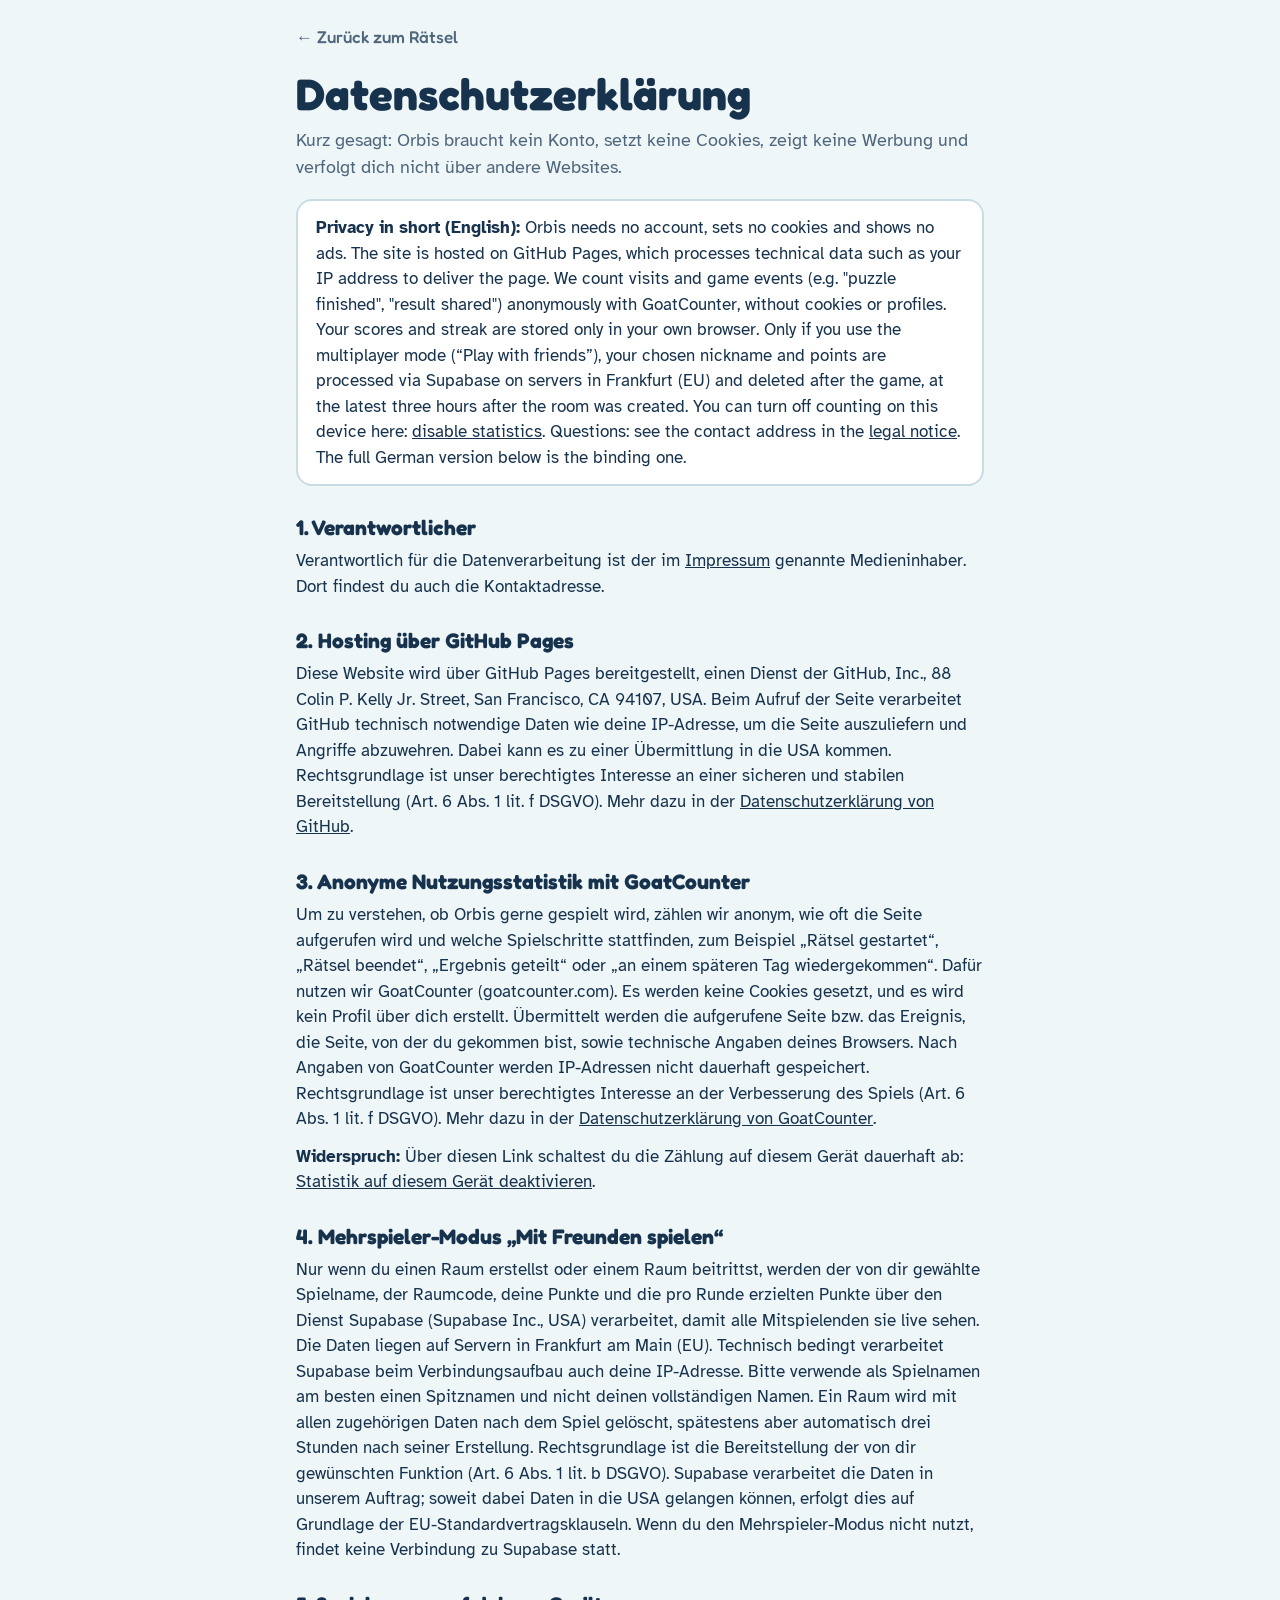
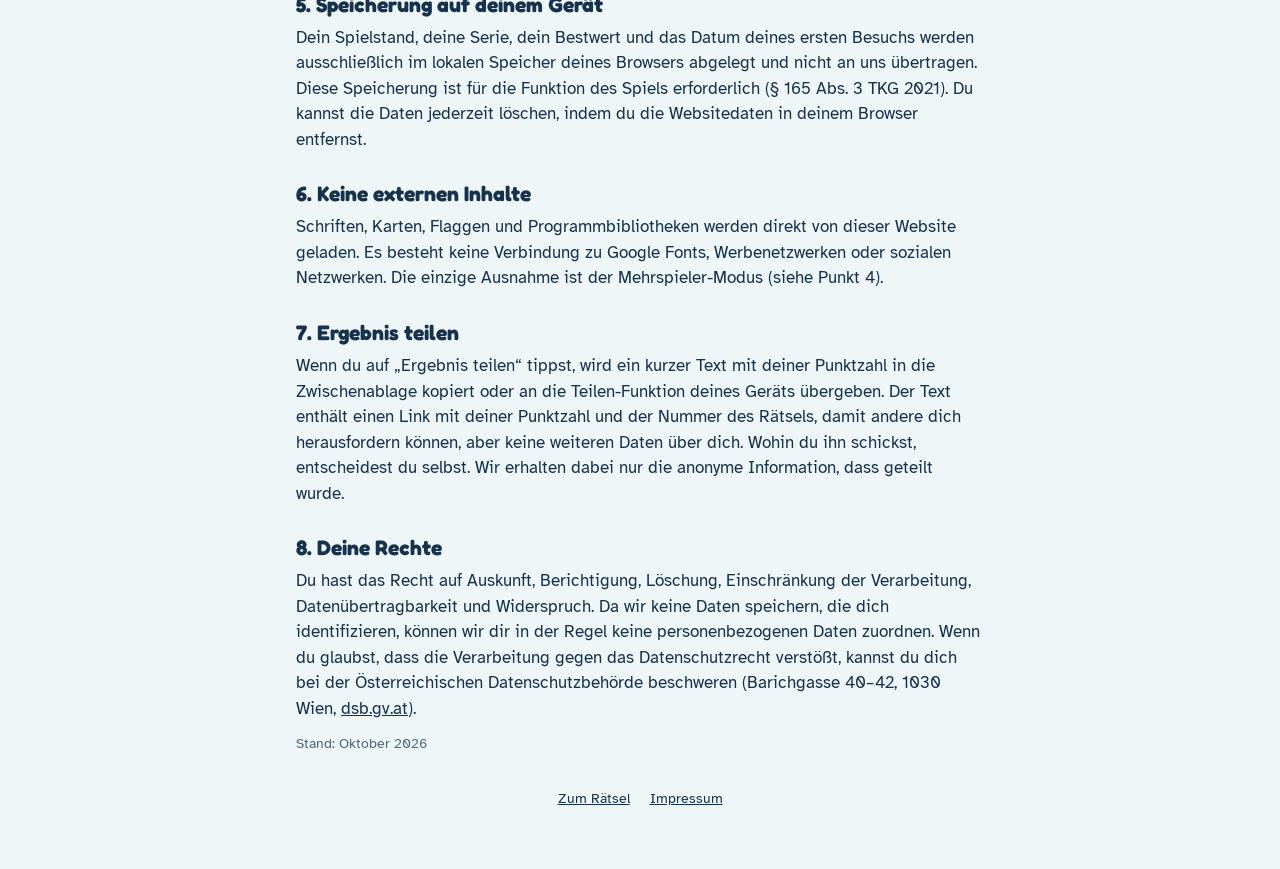
<file: datenschutz.html>
<!DOCTYPE html>
<html lang="de">
<head>
<meta charset="utf-8">
<meta name="viewport" content="width=device-width, initial-scale=1, viewport-fit=cover">
<meta http-equiv="Content-Security-Policy" content="default-src 'self'; script-src 'none'; style-src 'self'; img-src 'self'; font-src 'self'; object-src 'none'; base-uri 'self'; form-action 'none'; upgrade-insecure-requests">
<meta name="referrer" content="strict-origin-when-cross-origin">
<meta name="robots" content="noindex, nofollow, noarchive">
<link rel="icon" href="favicon.svg" type="image/svg+xml">
<link rel="stylesheet" href="fonts.css">
<link rel="stylesheet" href="style.css">
<title>Datenschutz – Orbis</title>
</head>
<body>
<main class="app page">
<a class="back" href="./">← Zurück zum Rätsel</a>
<h1>Datenschutzerklärung</h1>
<p class="lead">Kurz gesagt: Orbis braucht kein Konto, setzt keine Cookies, zeigt keine Werbung und verfolgt dich nicht über andere Websites.</p>

<div class="en" lang="en">
<p><strong>Privacy in short (English):</strong> Orbis needs no account, sets no cookies and shows no ads. The site is hosted on GitHub Pages, which processes technical data such as your IP address to deliver the page. We count visits and game events (e.g. "puzzle finished", "result shared") anonymously with GoatCounter, without cookies or profiles. Your scores and streak are stored only in your own browser. Only if you use the multiplayer mode (“Play with friends”), your chosen nickname and points are processed via Supabase on servers in Frankfurt (EU) and deleted after the game, at the latest three hours after the room was created. You can turn off counting on this device here: <a href="./?nicht-zaehlen">disable statistics</a>. Questions: see the contact address in the <a href="impressum.html">legal notice</a>. The full German version below is the binding one.</p>
</div>

<h2>1. Verantwortlicher</h2>
<p>Verantwortlich für die Datenverarbeitung ist der im <a href="impressum.html">Impressum</a> genannte Medieninhaber. Dort findest du auch die Kontaktadresse.</p>

<h2>2. Hosting über GitHub Pages</h2>
<p>Diese Website wird über GitHub Pages bereitgestellt, einen Dienst der GitHub, Inc., 88 Colin P. Kelly Jr. Street, San Francisco, CA 94107, USA. Beim Aufruf der Seite verarbeitet GitHub technisch notwendige Daten wie deine IP-Adresse, um die Seite auszuliefern und Angriffe abzuwehren. Dabei kann es zu einer Übermittlung in die USA kommen. Rechtsgrundlage ist unser berechtigtes Interesse an einer sicheren und stabilen Bereitstellung (Art. 6 Abs. 1 lit. f DSGVO). Mehr dazu in der <a href="https://docs.github.com/en/site-policy/privacy-policies/github-general-privacy-statement" rel="noopener noreferrer">Datenschutzerklärung von GitHub</a>.</p>

<h2>3. Anonyme Nutzungsstatistik mit GoatCounter</h2>
<p>Um zu verstehen, ob Orbis gerne gespielt wird, zählen wir anonym, wie oft die Seite aufgerufen wird und welche Spielschritte stattfinden, zum Beispiel „Rätsel gestartet“, „Rätsel beendet“, „Ergebnis geteilt“ oder „an einem späteren Tag wiedergekommen“. Dafür nutzen wir GoatCounter (goatcounter.com). Es werden keine Cookies gesetzt, und es wird kein Profil über dich erstellt. Übermittelt werden die aufgerufene Seite bzw. das Ereignis, die Seite, von der du gekommen bist, sowie technische Angaben deines Browsers. Nach Angaben von GoatCounter werden IP-Adressen nicht dauerhaft gespeichert. Rechtsgrundlage ist unser berechtigtes Interesse an der Verbesserung des Spiels (Art. 6 Abs. 1 lit. f DSGVO). Mehr dazu in der <a href="https://www.goatcounter.com/help/privacy" rel="noopener noreferrer">Datenschutzerklärung von GoatCounter</a>.</p>
<p><strong>Widerspruch:</strong> Über diesen Link schaltest du die Zählung auf diesem Gerät dauerhaft ab: <a href="./?nicht-zaehlen">Statistik auf diesem Gerät deaktivieren</a>.</p>

<h2>4. Mehrspieler-Modus „Mit Freunden spielen“</h2>
<p>Nur wenn du einen Raum erstellst oder einem Raum beitrittst, werden der von dir gewählte Spielname, der Raumcode, deine Punkte und die pro Runde erzielten Punkte über den Dienst Supabase (Supabase Inc., USA) verarbeitet, damit alle Mitspielenden sie live sehen. Die Daten liegen auf Servern in Frankfurt am Main (EU). Technisch bedingt verarbeitet Supabase beim Verbindungsaufbau auch deine IP-Adresse. Bitte verwende als Spielnamen am besten einen Spitznamen und nicht deinen vollständigen Namen. Ein Raum wird mit allen zugehörigen Daten nach dem Spiel gelöscht, spätestens aber automatisch drei Stunden nach seiner Erstellung. Rechtsgrundlage ist die Bereitstellung der von dir gewünschten Funktion (Art. 6 Abs. 1 lit. b DSGVO). Supabase verarbeitet die Daten in unserem Auftrag; soweit dabei Daten in die USA gelangen können, erfolgt dies auf Grundlage der EU-Standardvertragsklauseln. Wenn du den Mehrspieler-Modus nicht nutzt, findet keine Verbindung zu Supabase statt.</p>

<h2>5. Speicherung auf deinem Gerät</h2>
<p>Dein Spielstand, deine Serie, dein Bestwert und das Datum deines ersten Besuchs werden ausschließlich im lokalen Speicher deines Browsers abgelegt und nicht an uns übertragen. Diese Speicherung ist für die Funktion des Spiels erforderlich (§ 165 Abs. 3 TKG 2021). Du kannst die Daten jederzeit löschen, indem du die Websitedaten in deinem Browser entfernst.</p>

<h2>6. Keine externen Inhalte</h2>
<p>Schriften, Karten, Flaggen und Programmbibliotheken werden direkt von dieser Website geladen. Es besteht keine Verbindung zu Google Fonts, Werbenetzwerken oder sozialen Netzwerken. Die einzige Ausnahme ist der Mehrspieler-Modus (siehe Punkt 4).</p>

<h2>7. Ergebnis teilen</h2>
<p>Wenn du auf „Ergebnis teilen“ tippst, wird ein kurzer Text mit deiner Punktzahl in die Zwischenablage kopiert oder an die Teilen-Funktion deines Geräts übergeben. Der Text enthält einen Link mit deiner Punktzahl und der Nummer des Rätsels, damit andere dich herausfordern können, aber keine weiteren Daten über dich. Wohin du ihn schickst, entscheidest du selbst. Wir erhalten dabei nur die anonyme Information, dass geteilt wurde.</p>

<h2>8. Deine Rechte</h2>
<p>Du hast das Recht auf Auskunft, Berichtigung, Löschung, Einschränkung der Verarbeitung, Datenübertragbarkeit und Widerspruch. Da wir keine Daten speichern, die dich identifizieren, können wir dir in der Regel keine personenbezogenen Daten zuordnen. Wenn du glaubst, dass die Verarbeitung gegen das Datenschutzrecht verstößt, kannst du dich bei der Österreichischen Datenschutzbehörde beschweren (Barichgasse 40–42, 1030 Wien, <a href="https://www.dsb.gv.at" rel="noopener noreferrer">dsb.gv.at</a>).</p>

<p class="fine-left">Stand: Oktober 2026</p>
<nav class="legal"><a href="./">Zum Rätsel</a><a href="impressum.html">Impressum</a></nav>
</main>
</body>
</html>
</file>
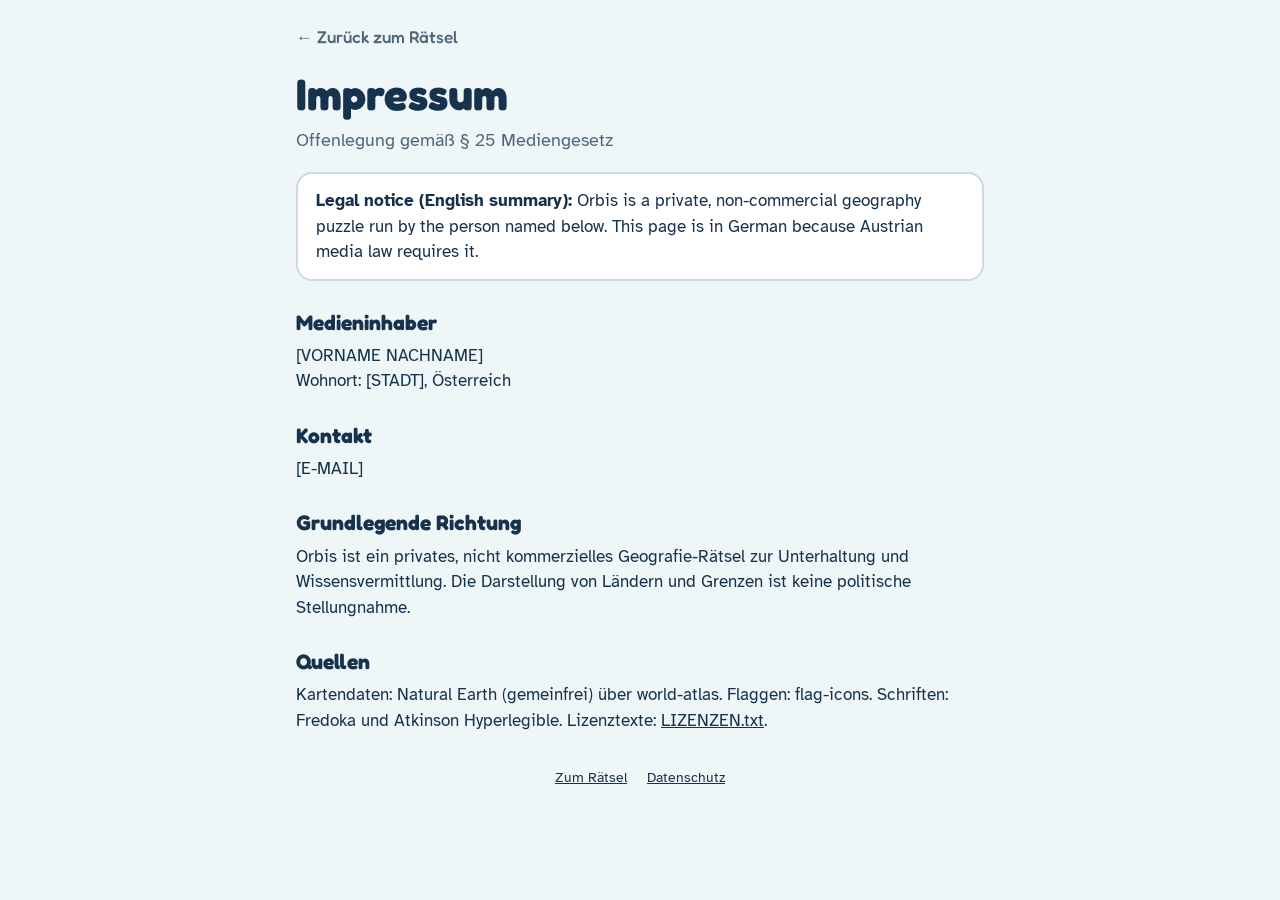
<file: impressum.html>
<!DOCTYPE html>
<html lang="de">
<head>
<meta charset="utf-8">
<meta name="viewport" content="width=device-width, initial-scale=1, viewport-fit=cover">
<meta http-equiv="Content-Security-Policy" content="default-src 'self'; script-src 'none'; style-src 'self'; img-src 'self'; font-src 'self'; object-src 'none'; base-uri 'self'; form-action 'none'; upgrade-insecure-requests">
<meta name="referrer" content="strict-origin-when-cross-origin">
<meta name="robots" content="noindex, nofollow, noarchive">
<link rel="icon" href="favicon.svg" type="image/svg+xml">
<link rel="stylesheet" href="fonts.css">
<link rel="stylesheet" href="style.css">
<title>Impressum – Orbis</title>
</head>
<body>
<main class="app page">
<a class="back" href="./">← Zurück zum Rätsel</a>
<h1>Impressum</h1>
<p class="lead">Offenlegung gemäß § 25 Mediengesetz</p>
<div class="en" lang="en"><p><strong>Legal notice (English summary):</strong> Orbis is a private, non-commercial geography puzzle run by the person named below. This page is in German because Austrian media law requires it.</p></div>

<!-- BITTE AUSFÜLLEN: nur die drei Platzhalter in eckigen Klammern ersetzen.
     [VORNAME NACHNAME] = dein Name, [STADT] = nur die Stadt, keine Straße,
     [E-MAIL] = deine eigene Orbis-Adresse, nicht deine private.
     Sobald Orbis Einnahmen hat (Werbung, Abo, Spenden), braucht es die vollständige Anschrift. -->
<h2>Medieninhaber</h2>
<p>[VORNAME NACHNAME]<br>Wohnort: [STADT], Österreich</p>

<h2>Kontakt</h2>
<p>[E-MAIL]</p>

<h2>Grundlegende Richtung</h2>
<p>Orbis ist ein privates, nicht kommerzielles Geografie-Rätsel zur Unterhaltung und Wissensvermittlung. Die Darstellung von Ländern und Grenzen ist keine politische Stellungnahme.</p>

<h2>Quellen</h2>
<p>Kartendaten: Natural Earth (gemeinfrei) über world-atlas. Flaggen: flag-icons. Schriften: Fredoka und Atkinson Hyperlegible. Lizenztexte: <a href="LIZENZEN.txt">LIZENZEN.txt</a>.</p>

<nav class="legal"><a href="./">Zum Rätsel</a><a href="datenschutz.html">Datenschutz</a></nav>
</main>
</body>
</html>
</file>
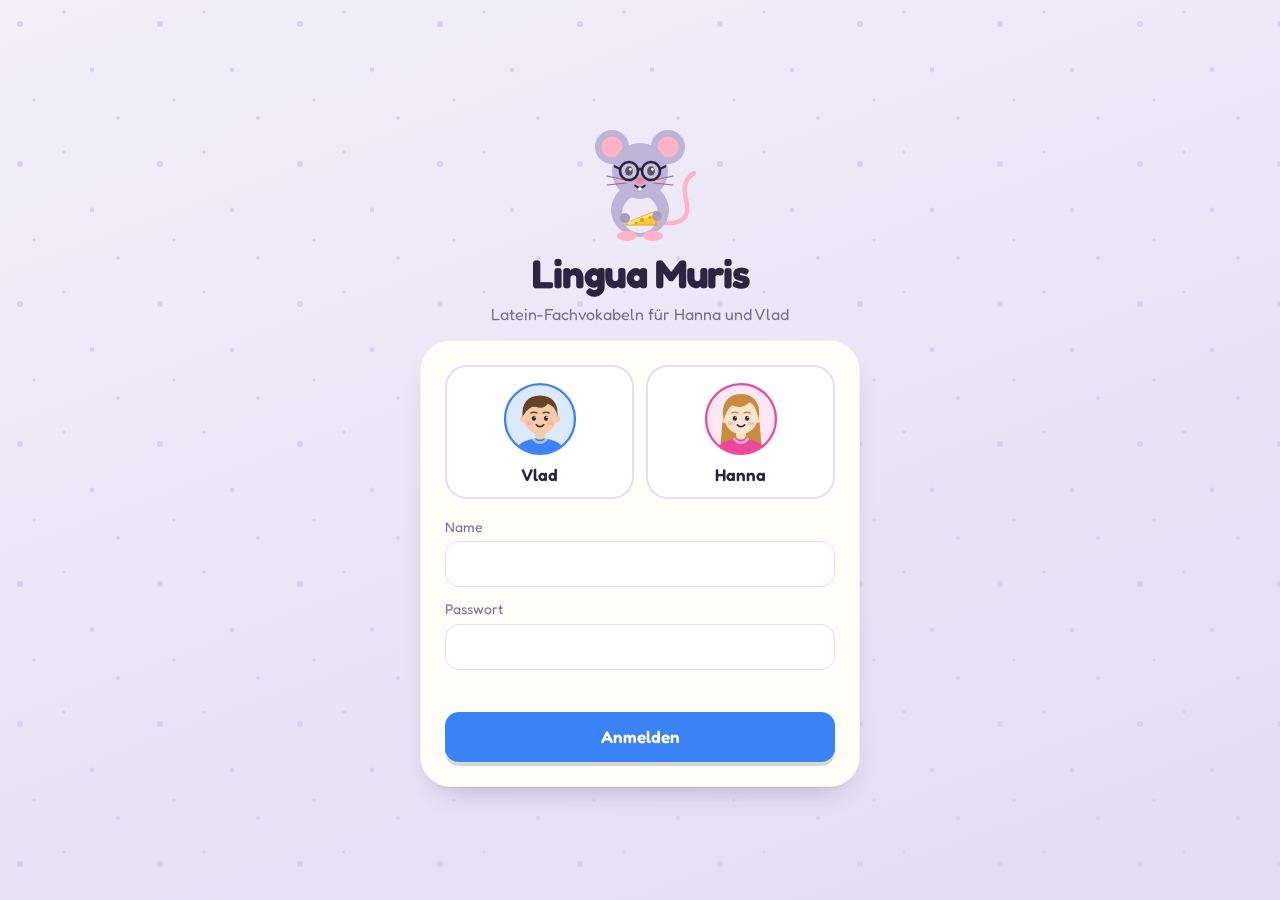
<file: Latein/index (1).html>
<!doctype html>
<html lang="de">
<head>
<meta charset="utf-8">
<meta name="robots" content="noindex, nofollow">
<meta name="viewport" content="width=device-width, initial-scale=1, viewport-fit=cover">
<title>Lingua Muris – Latein mit Hanna und Vlad</title>
<link rel="icon" href="data:image/svg+xml,<svg xmlns='http://www.w3.org/2000/svg' viewBox='0 0 100 100'><text y='.9em' font-size='90'>🐭</text></svg>">
<link rel="preconnect" href="https://fonts.googleapis.com">
<link rel="preconnect" href="https://fonts.gstatic.com" crossorigin>
<link href="https://fonts.googleapis.com/css2?family=Fraunces:ital,opsz,wght@0,9..144,600;1,9..144,500;1,9..144,600&family=Fredoka:wght@400;500;600;700&display=swap" rel="stylesheet">
<style>
:root{
  --ink:#2B2541; --muted:#756C90; --paper:#FFFDF8; --line:#E4DEF2; --track:#E6E1F1;
  --cheese:#FFC83D; --cheeseD:#D99A00; --ok:#22B07D; --bad:#F25757;
  --vlad:#3B82F6; --hanna:#EC4899; --me:#3B82F6; --meSoft:#DBEAFE;
  --r-xl:30px; --r-lg:22px; --r-md:16px; --r-sm:11px;
  --shadow:0 1px 0 rgba(43,37,65,.05), 0 14px 32px -20px rgba(43,37,65,.45);
  box-sizing:border-box;
  padding-top:env(safe-area-inset-top,0px); padding-bottom:env(safe-area-inset-bottom,0px);
}
*,*::before,*::after{box-sizing:inherit}
html{scroll-padding-top:env(safe-area-inset-top,0px)}
html,body{margin:0;min-height:100%}
body{font-family:'Fredoka',ui-rounded,'Nunito','Segoe UI',system-ui,sans-serif;color:var(--ink);background:#EDE9F8;font-size:16px;line-height:1.4;-webkit-font-smoothing:antialiased}
#bg{position:fixed;inset:0;z-index:-1;transition:background .6s ease}
button,input,select{font:inherit;color:inherit}
button{cursor:pointer}
button:focus-visible,select:focus-visible,input:focus-visible,.cardbox:focus-visible{outline:3px solid var(--me);outline-offset:3px}
.wrap{max-width:1100px;margin:0 auto;padding:16px 16px 150px}
.panel{background:var(--paper);border-radius:var(--r-xl);box-shadow:var(--shadow);border:1.5px solid rgba(43,37,65,.06)}
.pad{padding:20px 22px}
h1,h2,h3{margin:0;font-weight:600;letter-spacing:-.01em}
h2{font-size:21px;margin-bottom:12px}
h3{font-size:15px;margin:18px 0 8px;color:var(--muted);font-weight:500}
.muted{color:var(--muted)}
kbd{font-family:inherit;font-size:12px;font-weight:600;min-width:24px;display:inline-block;text-align:center;padding:1px 7px;border-radius:8px;background:#fff;color:var(--ink);border:1.5px solid var(--line);border-bottom-width:3.5px;line-height:1.5}

/* ---------- header ---------- */
.top{display:grid;grid-template-columns:auto 1fr auto;gap:22px;align-items:center;padding:14px 18px}
.brand{display:flex;align-items:center;gap:10px}
.brand .bm{width:46px;height:46px;flex:none}
.brand b{display:block;font-size:20px;font-weight:700;letter-spacing:-.02em}
.brand small{color:var(--muted);font-size:13px}
.race{display:grid;gap:7px}
.rrow{display:grid;grid-template-columns:150px 30px 1fr 30px;white-space:nowrap;align-items:center;gap:8px;font-size:13px}
.rlab b{font-weight:600}
.rlab span{color:var(--muted);margin-left:4px}
.rnum{font-weight:700;font-variant-numeric:tabular-nums}
.rnum.v{text-align:right;color:var(--vlad)} .rnum.h{color:var(--hanna)}
.rbar{height:14px;border-radius:99px;background:var(--track);overflow:hidden;display:flex;box-shadow:inset 0 1px 2px rgba(43,37,65,.12)}
.rbar i{display:block;height:100%;transition:width .8s cubic-bezier(.2,.8,.2,1)}
.rbar i.v{background:linear-gradient(180deg,#6CA3FA,var(--vlad))}
.rbar i.h{background:linear-gradient(180deg,#F57BB8,var(--hanna))}
.sync{margin:2px 0 0;font-size:12px;color:var(--muted)}
.sync .dot{display:inline-block;width:7px;height:7px;border-radius:50%;margin-right:5px;vertical-align:1px;background:#C9C2DB}
.sync .dot.on{background:var(--ok)}
.mebox{display:flex;align-items:center;gap:12px}
.meav{border:0;background:none;padding:0;border-radius:50%;line-height:0}
.mestats{min-width:200px}
.mename{display:flex;align-items:center;justify-content:space-between;gap:10px;font-weight:600;font-size:17px}
.logout{border:0;background:none;color:var(--muted);font-size:13px;padding:2px 4px;border-radius:6px}
.logout:hover{color:var(--ink)}
.coins{display:inline-flex;align-items:center;gap:6px;font-weight:600;font-size:15px;margin:2px 0 5px}
.coin{width:20px;height:20px;flex:none}
.xpl{display:flex;justify-content:space-between;font-size:12.5px;color:var(--muted);margin-bottom:3px}
.xpl b{color:var(--ink);font-weight:600}
.xpbar{height:9px;border-radius:99px;background:var(--track);overflow:hidden}
.xpbar i{display:block;height:100%;border-radius:99px;background:linear-gradient(90deg,var(--cheese),#FF9F43);transition:width .7s cubic-bezier(.2,.8,.2,1)}

/* ---------- tabs ---------- */
.tabs{display:flex;gap:6px;margin:14px 0;padding:6px;width:max-content;max-width:100%;overflow-x:auto;background:var(--paper);border-radius:99px;box-shadow:var(--shadow)}
.tab{border:0;background:none;padding:9px 18px;border-radius:99px;font-weight:500;color:var(--muted);white-space:nowrap}
.tab:hover{color:var(--ink);background:#F3F0FA}
.tab.on{background:var(--me);color:#fff;font-weight:600}

/* ---------- pack bar ---------- */
.packbar{display:flex;align-items:center;gap:10px;padding:10px 12px;flex-wrap:wrap;border-radius:var(--r-lg)}
.iconbtn{width:38px;height:38px;border-radius:12px;border:1.5px solid var(--line);background:#fff;font-size:20px;line-height:1;display:grid;place-items:center}
.iconbtn:disabled{opacity:.35;cursor:default}
.packbar select{height:38px;border-radius:12px;border:1.5px solid var(--line);background:#fff;padding:0 10px;min-width:0;max-width:330px;flex:1 1 0}
.pmini{display:flex;align-items:center;gap:8px;font-size:13px;color:var(--muted);flex:1 1 180px;min-width:150px}
.stack{display:flex;height:10px;border-radius:99px;overflow:hidden;background:var(--track);flex:1;min-width:80px}
.stack i{display:block;height:100%}
.dirbtn{margin-left:auto;border:1.5px solid var(--line);background:#fff;border-radius:12px;height:38px;padding:0 14px;font-weight:500}

/* ---------- card stage ---------- */
.stagewrap{max-width:680px;margin:18px auto 0;position:relative}
.grade{display:grid;grid-template-columns:1fr auto 1fr;gap:12px;align-items:center;margin-bottom:14px}
.gbtn{border:0;border-radius:18px;padding:14px 16px;font-size:17px;font-weight:600;display:flex;align-items:center;justify-content:center;gap:10px;box-shadow:0 4px 0 rgba(0,0,0,.14);transition:transform .08s ease, box-shadow .08s ease}
.gbtn:active{transform:translateY(3px);box-shadow:0 1px 0 rgba(0,0,0,.14)}
.gbtn.bad{background:var(--bad);color:#fff}
.gbtn.ok{background:var(--ok);color:#fff}
.gbtn.nav{background:#fff;color:var(--ink);box-shadow:0 4px 0 var(--line)}
.gbtn kbd{background:rgba(255,255,255,.95);border-color:rgba(0,0,0,.12)}
.count{background:var(--paper);border-radius:99px;padding:6px 12px;font-weight:600;font-size:14px;font-variant-numeric:tabular-nums;box-shadow:var(--shadow)}
.cardbox{perspective:1600px;height:min(54vh,380px);min-height:260px;cursor:pointer;outline:none;border-radius:26px;touch-action:pan-y}
.inner{position:relative;width:100%;height:100%;transition:transform .55s cubic-bezier(.2,.75,.25,1);transform-style:preserve-3d}
.cardbox.flipped .inner{transform:rotateY(180deg)}
.face{position:absolute;inset:0;backface-visibility:hidden;-webkit-backface-visibility:hidden;border-radius:26px;background-color:var(--paper);
  background-image:linear-gradient(transparent 0 58px,rgba(242,87,87,.35) 58px 60px,transparent 60px),repeating-linear-gradient(transparent 0 33px,rgba(117,108,144,.10) 33px 34px);
  box-shadow:0 2px 0 rgba(43,37,65,.06),0 26px 44px -26px rgba(43,37,65,.55);display:flex;flex-direction:column;align-items:center;justify-content:center;padding:70px 34px 40px;text-align:center;overflow:hidden}
.face.back{transform:rotateY(180deg)}
.cardhead{position:absolute;top:16px;left:18px;right:18px;display:flex;justify-content:space-between;align-items:center}
.pill{display:inline-flex;align-items:center;gap:6px;font-size:13px;font-weight:600;padding:4px 11px 4px 9px;border-radius:99px;background:color-mix(in srgb,var(--c) 16%,#fff);color:color-mix(in srgb,var(--c) 70%,#2B2541)}
.pill::before{content:'';width:8px;height:8px;border-radius:50%;background:var(--c)}
.cnum{font-size:13px;color:var(--muted)}
.word{font-family:'Fraunces',Georgia,'Times New Roman',serif;font-weight:600;font-size:clamp(28px,5.4vw,46px);line-height:1.15;max-width:100%;overflow-wrap:anywhere}
.word.la{font-style:italic;font-weight:600}
.word.de{font-weight:600}
.word.m{font-size:clamp(22px,3.8vw,32px)}
.word.l{font-size:clamp(18px,2.9vw,24px);line-height:1.3}
.word.xl{font-size:clamp(15px,2.3vw,19px);line-height:1.4;font-weight:500;font-style:normal}
.word.empty{font-family:inherit;font-size:16px;color:var(--muted);font-style:italic;font-weight:400}
.side{position:absolute;bottom:14px;left:0;right:0;font-size:12.5px;color:var(--muted)}
.cardbox.out-ok{animation:outok .23s ease-in forwards}
.cardbox.out-bad{animation:outbad .23s ease-in forwards}
@keyframes outok{to{transform:translateX(60px) rotate(4deg);opacity:0}}
@keyframes outbad{to{transform:translateX(-60px) rotate(-4deg);opacity:0}}
.cardbox.in{animation:cin .22s ease-out}
@keyframes cin{from{transform:translateY(10px) scale(.98);opacity:0}}
.keys{display:flex;justify-content:center;flex-wrap:wrap;gap:8px;margin-top:16px}
.keys span{background:var(--paper);border-radius:99px;padding:5px 12px 5px 6px;font-size:13px;color:var(--muted);box-shadow:var(--shadow);display:flex;align-items:center;gap:7px}
.note{text-align:center;font-size:13px;margin-top:10px}
.note span{background:var(--paper);padding:4px 12px;border-radius:99px;color:var(--muted)}
.float{position:absolute;left:50%;top:44%;transform:translate(-50%,-50%);pointer-events:none;font-weight:700;font-size:22px;padding:8px 16px;border-radius:99px;background:#fff;box-shadow:var(--shadow);white-space:nowrap;animation:floatup 1.1s ease-out forwards;z-index:5;display:flex;gap:12px;align-items:center}
.float .x{color:#E58A00}.float .s{font-size:14px;color:var(--muted);font-weight:500}
.float.bad{color:var(--bad)}
@keyframes floatup{0%{opacity:0;transform:translate(-50%,-30%) scale(.9)}15%{opacity:1;transform:translate(-50%,-50%) scale(1)}100%{opacity:0;transform:translate(-50%,-150%)}}

.endcard{text-align:center;padding:34px 24px}
.endcard .bigmouse{width:120px;margin:0 auto 6px}
.endcard h2{font-size:26px;margin-bottom:6px}
.chips{display:flex;justify-content:center;flex-wrap:wrap;gap:8px;margin:16px 0 22px}
.chip{background:#F4F1FB;border-radius:99px;padding:6px 14px;font-weight:600;font-size:15px;display:inline-flex;align-items:center;gap:6px}
.btnrow{display:flex;justify-content:center;flex-wrap:wrap;gap:10px}
.primary{border:0;background:var(--me);color:#fff;font-weight:600;border-radius:14px;padding:11px 20px;box-shadow:0 4px 0 rgba(0,0,0,.15)}
.primary:active{transform:translateY(2px);box-shadow:0 2px 0 rgba(0,0,0,.15)}
.ghost{border:1.5px solid var(--line);background:#fff;font-weight:500;border-radius:14px;padding:10px 18px}
.ghost:hover{border-color:var(--me)}

/* ---------- progress ---------- */
.grid2{display:grid;grid-template-columns:1.1fr 1fr;gap:16px;margin-top:16px}
.srow{display:grid;grid-template-columns:175px 1fr 56px;gap:10px;align-items:center;padding:7px 0}
.srow .nm{font-weight:600;display:flex;align-items:center;gap:8px}
.srow .nm::before{content:'';width:10px;height:10px;border-radius:50%;background:var(--c);flex:none}
.srow .ds{display:block;font-size:12px;color:var(--muted);font-weight:400;margin-left:18px}
.srow .tr{height:12px;border-radius:99px;background:var(--track);overflow:hidden}
.srow .tr i{display:block;height:100%;background:var(--c);border-radius:99px;min-width:2px}
.srow .ct{text-align:right;font-weight:700;font-variant-numeric:tabular-nums}
.srow .ct small{display:block;font-size:11px;color:var(--muted);font-weight:500}
.packgrid{display:grid;grid-template-columns:repeat(auto-fill,minmax(64px,1fr));gap:8px}
.ptile{border:1.5px solid var(--line);background:#fff;border-radius:12px;padding:7px 6px 6px;text-align:left;font-size:12.5px;font-weight:600}
.ptile:hover{border-color:var(--me)}
.ptile.cur{border-color:var(--me);box-shadow:0 0 0 2px var(--meSoft)}
.ptile .stack{height:6px;margin-top:5px;min-width:0}
.vlist{display:grid;gap:6px;max-height:460px;overflow:auto;padding-right:4px}
.vrow{display:grid;grid-template-columns:minmax(0,1fr) minmax(0,1.3fr) auto;gap:12px;align-items:start;padding:9px 12px;border-radius:12px;background:#F8F6FC;font-size:14.5px}
.vrow .la{font-family:'Fraunces',Georgia,serif;font-style:italic;font-weight:600}
.vrow .de{white-space:pre-line}
.vrow .pill{font-size:11.5px;white-space:nowrap}
.search{width:100%;height:44px;border-radius:14px;border:1.5px solid var(--line);padding:0 14px;margin-bottom:12px;background:#fff}
.empty{padding:20px;text-align:center;color:var(--muted);background:#F8F6FC;border-radius:16px}
.mt{margin-top:16px}

/* ---------- avatar & shop ---------- */
.avgrid{display:grid;grid-template-columns:minmax(260px,380px) 1fr;gap:16px;margin-top:16px;align-items:start}
.scene{position:relative;width:260px;height:290px;margin:6px auto 0}
.scene .main{position:absolute;left:20px;top:0;width:220px}
.scene .pet{position:absolute;width:84px}
.scene .pet.p0{left:-6px;bottom:0}.scene .pet.p1{right:-6px;bottom:0}.scene .pet.p2{right:-10px;top:4px;width:70px}
.scene .pet svg{animation:bob 3s ease-in-out infinite}
.scene .pet.p1 svg{animation-delay:-1s}.scene .pet.p2 svg{animation-delay:-2s}
@keyframes bob{50%{transform:translateY(-4px)}}
.swatches{display:flex;flex-wrap:wrap;gap:8px}
.sw{width:36px;height:36px;border-radius:50%;border:3px solid #fff;box-shadow:0 0 0 1.5px var(--line)}
.sw.on{box-shadow:0 0 0 3px var(--me)}
.opts{display:flex;flex-wrap:wrap;gap:8px}
.opt{border:1.5px solid var(--line);background:#fff;border-radius:16px;padding:6px;line-height:0;position:relative}
.opt.on{border-color:var(--me);box-shadow:0 0 0 2px var(--meSoft)}
.opt.txt{line-height:1.3;padding:10px 14px;font-weight:500}
.shophead{display:flex;align-items:center;gap:10px;flex-wrap:wrap;margin-top:16px}
.shophead .big{font-size:26px;font-weight:700;display:flex;align-items:center;gap:8px}
.shophead .coin{width:28px;height:28px}
.items{display:grid;grid-template-columns:repeat(auto-fill,minmax(160px,1fr));gap:12px}
.item{background:#fff;border:1.5px solid var(--line);border-radius:20px;padding:12px;display:flex;flex-direction:column;gap:8px}
.item .prev{height:100px;border-radius:14px;background:#F6F3FC;display:grid;place-items:center;overflow:hidden}
.item .prev.bgp{background-size:auto,cover}
.item b{font-weight:600}
.buy{border:0;border-radius:12px;padding:8px 10px;font-weight:600;background:var(--cheese);color:#4A3500;display:flex;justify-content:center;align-items:center;gap:6px}
.buy .coin{width:16px;height:16px}
.buy:disabled{background:#EEEAF5;color:#9A92B0;cursor:default}
.buy.own{background:#F1EEF8;color:var(--ink)}
.buy.eq{background:var(--me);color:#fff}

/* ---------- buddy ---------- */
.buddy{position:fixed;left:12px;bottom:calc(10px + env(safe-area-inset-bottom,0px));z-index:30;display:flex;align-items:flex-end;gap:6px}
.bmouse{border:0;background:none;padding:0;line-height:0;filter:drop-shadow(0 8px 10px rgba(43,37,65,.22));transition:width .6s ease}
.bmouse.hop{animation:hop .45s ease}
.bmouse.sad{animation:shake .4s ease}
@keyframes hop{40%{transform:translateY(-16px) rotate(-4deg)}}
@keyframes shake{25%{transform:translateX(-5px)}75%{transform:translateX(5px)}}
.bubble{background:var(--paper);border-radius:16px 16px 16px 4px;padding:7px 12px;box-shadow:var(--shadow);margin-bottom:46px;font-size:13px;max-width:170px}
.bubble b{display:block;font-size:15px}
.bubble span{color:var(--muted)}
.bubble.say b{color:var(--me)}

/* ---------- modal & toast ---------- */
.modalbg{position:fixed;inset:0;background:rgba(43,37,65,.45);display:grid;place-items:center;z-index:50;padding:16px;animation:fade .2s}
@keyframes fade{from{opacity:0}}
.modal{max-width:560px;width:100%;max-height:86vh;overflow:auto;padding:24px}
.modal h2{font-size:24px}
.ladder{display:grid;grid-template-columns:repeat(auto-fill,minmax(120px,1fr));gap:10px;margin-top:12px}
.rung{background:#F8F6FC;border-radius:16px;padding:10px;text-align:center;font-size:13px}
.rung b{display:block;font-size:14px}
.rung.lock{opacity:.45;filter:grayscale(1)}
.rung.cur{background:var(--meSoft)}
.rung .ms{margin:0 auto;height:96px;display:flex;align-items:flex-end;justify-content:center}
.toasts{position:fixed;top:calc(12px + env(safe-area-inset-top,0px));left:50%;transform:translateX(-50%);z-index:60;display:grid;gap:8px;justify-items:center;pointer-events:none}
.toast{background:var(--ink);color:#fff;padding:10px 18px;border-radius:99px;font-weight:500;box-shadow:var(--shadow);animation:tin .3s ease}
@keyframes tin{from{opacity:0;transform:translateY(-10px)}}

/* ---------- login ---------- */
.login{min-height:100vh;min-height:100dvh;display:grid;place-items:center;padding:24px 16px}
.lbox{width:100%;max-width:440px}
.lhero{text-align:center;margin-bottom:14px}
.lhero .ms{width:120px;margin:0 auto}
.lhero h1{font-size:40px;font-weight:700;letter-spacing:-.03em}
.lhero p{margin:2px 0 0;color:var(--muted)}
.lform{padding:24px}
.pick{display:grid;grid-template-columns:1fr 1fr;gap:12px;margin-bottom:18px}
.pickbtn{border:2px solid var(--line);background:#fff;border-radius:22px;padding:14px 8px 10px;display:grid;justify-items:center;gap:6px;font-weight:600;font-size:17px}
.pickbtn.on{border-color:var(--c);box-shadow:0 0 0 3px color-mix(in srgb,var(--c) 22%,transparent)}
.lform label{display:block;font-size:14px;color:var(--muted);margin-bottom:12px}
.lform input{display:block;width:100%;height:46px;border-radius:14px;border:1.5px solid var(--line);padding:0 14px;margin-top:5px;background:#fff;font-size:16px}
.lform .primary{width:100%;padding:13px;font-size:17px;margin-top:4px}
.err{color:var(--bad);font-size:14px;min-height:20px;margin:0 0 6px}

/* ---------- responsive ---------- */
@media (max-width:900px){
  .top{grid-template-columns:1fr auto;gap:14px}
  .race{grid-column:1/-1;order:3}
  .grid2,.avgrid{grid-template-columns:1fr}
}
@media (max-width:600px){
  .wrap{padding:10px 10px 130px}
  .top{padding:12px}
  .top{grid-template-columns:1fr}
  .brand{display:none}
  .mestats{min-width:0;flex:1}
  .mdw{display:none}
  .packbar select{max-width:none}
  .pmini{flex-basis:100%;order:5}
  .dirbtn{flex:1 1 100%;order:6}
  .bmouse{width:66px!important}
  .rrow{grid-template-columns:86px 24px 1fr 24px;font-size:12px}
  .rlab span{display:none}
  .grade{gap:8px}
  .gbtn{font-size:15px;padding:12px 8px}
  .gbtn kbd{display:none}
  .keys{display:none}
  .dirbtn{margin-left:0}
  .srow{grid-template-columns:118px 1fr 44px}
  .vrow{grid-template-columns:1fr auto}
  .vrow .de{grid-column:1/-1;grid-row:2}
  .bubble{display:none}
  .face{padding:64px 20px 36px}
}
@media (prefers-reduced-motion:reduce){
  *,*::before,*::after{animation-duration:.01ms!important;transition-duration:.01ms!important}
}
</style>
</head>
<body>
<div id="bg"></div>
<div id="app"></div>
<div class="toasts" id="toasts"></div>
<script>const VOCAB = [["testamenti factio passiva","Fähigkeit, als Erbe eingesetzt zu werden"],["testamenti factio activa","Testierfähigkeit"],["terra nullius","Niemandsland"],["tenor, -oris m.","Hauptaussage, wesentlicher Inhalt"],["tempus, -oris n.","Zeit, Zeitraum"],["tabula, -ae f. pl.: tabulae","Schriftstück, Urkunde"],["suum cuique","jedem das Seine"],["superfluum n. / hyperocha","Überfluss / Übererlös"],["superficies, -ei f.","Bauwerk, Oberfläche"],["superficies solo cedit","die Oberfläche weicht dem Boden"],["summa divisio","erste Einteilung / oberste Einteilung"],["sui iuris","„seines eigenen Rechts\", eigenberechtigt"],["sui generis","eigener Art (außerhalb des Schemas)"],["successio, -onis f.","Rechtsnachfolge, Erbfolge"],["successio in universitatem","Gesamtrechtsnachfolge"],["successio ex testamento","testamentarische Erbfolge"],["successio ab intestato","Erbfolge ohne Testament"],["succedere in locum defuncti","an die Stelle des Erblassers treten, nachrücken"],["succedere in iura defuncti","in die Rechte des Verstorbenen nachfolgen"],["substitutus, -i m.","Ersatzmann, Ersatzerbe"],["substitutio, -onis f.","Ersetzung"],["sub","unter"],["stricto sensu","im strengen Sinn, genau genommen"],["stipulatio, -onis f.","formgebundenes mündliches (Schuld)Versprechen"],["statutum, -i n.","Satzung, Gesetz (Statut)"],["status, -us m.","Stand, Zustand (insbes. Personenstand)"],["status quo","gegenwärtiger Zustand"],["status personae","personenrechtliche Stellung des Einzelnen"],["status libertatis","Zugehörigkeit zur Gemeinschaft (dem Stand) der freien Menschen"],["status familiae","Zugehörigkeit zum agnatischen Familienverband"],["sponsus, -i m.","Bräutigam"],["sponsor, -oris m.","Bürge"],["sponsio, -onis f.","Bürgschaft / Gelobung / Angelobunq (förmliches) Versprechen"],["sponsa, -ae f.","Braut"],["specificatio, -onis f.","Verarbeitung"],["species, -ei f.","Einzelsache, das individuelle Stück"],["solutio, -ionis f.","Schulderfüllung"],["socius, -i m.","Gesellschafter (vgl heute „Sozius\")"],["societas, -atis f.","Gesellschaft / Gesellschaftsvertrag (Zusammenschluss zweier oder mehrerer Personen zur Verfolgung eines gemeinsamen wirtschaftlichen Zwecks)"],["societas delinquere non potest","eine Gesellschaft kann kein Delikt begehen"],["singularia non sunt extendenda","Sonderregeln dürfen nicht ausgedehnt werden"],["sine tempore (s.t.)","pünktlich, ohne Frist („ohne Zeit\")"],["sine obligo","ohne Verpflichtung"],["sine","ohne"],["sic utere tuo ut alienum non laedas","benutze das Deine so, dass du das Fremde nicht verletzt"],["servus, -i m.","der Sklave, Unfreie, Diener"],["servitus, -utis f.","Dienstbarkeit"],["servitus servitutis esse non potest","die Dienstbarkeit kann nicht Gegenstand einerweiteren Dienstbarkeit sein"],["servitus praedio utilis esse debet","die Dienstbarkeit muss dem (herrschenden) Grundstück nützlich sein"],["servitium, -i n.","Sklavendienst, Sklaverei"],["separatio, -onis f.","Trennung"],["separatio bonorum","Nachlassabsonderung"],["sententia, -ae f.","Urteil / Spruch"],["sententia facit ius","ein Urteil schafft Recht"],["senatus, -us m.","Senat"],["senatus consultum","Senatsbeschluss"],["semper in dubiis benigniora praeferenda","im Zweifel ist immer das Günstigere vorzuziehen"],["semel maior semper maior","einmal volljährig, immer volljährig"],["semel heres semper heres","einmal Erbe, immer Erbe"],["secundum voluntatem","gemäß dem Willen"],["secundum verba","gemäß der Erklärung"],["scire leges non hoc est verba earum tenere sed vim ac potestatem","die Gesetze zu kennen bedeutet nicht an ihren Worten zu haften, sondern ihren Sinn und ihre Bedeutung zu begreifen"],["scelus, -Ieris n.","Verbrechen, Untat"],["satisdatio, -onis f.","Sicherheitsleistung durch den Bürgen"],["salarium, -i n.","Sold, Diät, Honorar"],["revocatio, -onis f.","Widerruf"],["revocatio testamenti","Widerruf des Testaments"],["revocatio mandati","Widerruf der Vollmacht"],["revisio, -ortis f.","streitverfangene Sache"],["revisio in iure","Überprüfung in Bezug auf die rechtliche Beurteilung"],["revisio in factum","Überprüfung in Bezug auf die Sachverhaltsfeststellung"],["reus, -i m. pl.: rei","Angeklagter"],["restitutio, -onis f.","Wiederherstellung, Wiedereinsetzung"],["responsum, -i n.","(Antwort) / (Rechts)auskunft / (Rechts )gutachten"],["reservatio mentalis","geheimer (geistiger) Vorbehalt"],["rescriptum, -i n.","Antwortschreiben"],["res, rei f.","Sache, Gegenstand, Ding [einzelne abgegrenzte, juristisch selbständige, körperliche Sache. Alles, was Gegenstand (Rechtsobjekt) eines (privaten) Rechts sein kann]"],["res venalis","käufliche Sache / Kaufsache"],["res sanctae","unter göttlichem Schutz stehende Sachen"],["res sacrae","den Göttern geweihte Sachen"],["res religosae","religiöse Sachen"],["res quae usu consumuntur","verbrauchbare Sachen"],["res publica","Gemeinwesen, Staat"],["res omnium communes","Sachen, die allen gemeinsam gehören, Gemeingut"],["res nullius","herrenlose Sache(n)"],["res litigiosa","streitverfangene Sache"],["res iudicata pro veritate accipitur","die rechtlich entschiedene Sache wird für die Wahrheit gehalten"],["res iudicata ius facit inter partes","die rechtlich entschiedene Sache schafft Recht zwischen den Parteien"],["res iudicata","rechtskräftig entschiedene Streitsache"],["res in iudicium deducta","prozessanhängige Sache"],["res humani iuris","Sachen menschlichen Rechts"],["res habilis","ersitzungsfähige Sache"],["res furtivae","gestohlene Sachen"],["res fungibiles","vertretbare Sachen"],["res extra commercium","Sachen, die am Rechtsverkehr nicht teilnehmen"],["res derelictae","preisgegebene Sachen"],["res certa","eine bestimmte Sache"],["res (nec) mancipi","(nicht) manzipationsfähige Sachen"],["reprobatio, -ionis f.","Gegenbeweis"],["replicatio, -onis f.","Gegeneinrede"],["replicatio doli","Gegeneinrede der Arglist"],["remuneratio, -onis f.","Vergeltung, Erkenntlichkeit"],["remotio tutoris","Enthebung des Vormunds"],["remissio, -onis f.","Erlass"],["rem sibi non liquere","sich über die Sache nicht klar sein"],["rem et poenam","Klagsziel ist sowohl Schadenersatz als auch Strafe"],["rei vindicatio","Eigentumsklage"],["regula iuris","Rechtsregel"],["regressus, -us m.","Rückgriff"],["regalia (pl)","bestimmte Hoheitsrechte"],["reformatio in peius","Erneuerung zum Schlechteren"],["receptum, -i n.","Garantieübernahme, Garantie, Verpflichtung, Pflicht"],["receptio, -onis f.","Übernahme"],["re extincta pignus perit","das Pfand geht mit der Zerstörung der (Pfand-)Sache unter"],["ratione personae","aufgrund der Person"],["ratione loci","aufgrund des Ortes"],["ratio, -onis f.","Rechnung, Rechenschaft, Grund, Zweck Vernunft"],["ratio naturalis","die natürliche Vernunft"],["ratio legis","Zweck des Gesetzes"],["rapina, -ae f.","Raub"],["quota litis","Anteil am Streitgegenstand (Erfolgshonorar für den Anwalt)"],["quod sine die debetur statim debetur","was ohne Termin geschuldet wird, wird sofort geschuldet"],["quod non est licitum in lege necessitas facit licitum","was durch Gesetz nicht erlaubt ist, macht die Not erlaubt"],["quod non est in actis, non est in mundo","was nicht in den Akten ist, ist nicht in der Welt"],["quod licet lovi non licet bovi","was Jupiter erlaubt ist, ist dem Ochsen nicht erlaubt (Ausdruck unterschiedlicher persönlicher Freiheiten nach Status)"],["quod erat demonstrandum","was zu beweisen war"],["quoad usum","Übertragung eines Gebrauchsrechts"],["quisquis praesumitur bonus","jeder wird als redlich vermutet"],["quidam","ein gewisser, irgendein"],["qui tacet consentire videtur","wer schweigt, scheint zuzustimmen"],["qui suo iure utitur neminem laedit","wer sein Recht ausübt, schädigt niemanden"],["qui possidet dominus esse praesumitur","wer eine Sache besitzt, von dem wird vermutet, dass er ihr Eigentümer sei"],["qui quae quod","welcher? welche? welches?"],["querela, -ae f.","Beschwerde, Klage"],["quasi","gleichsam"],["quantus","wieviel"],["quanti ea res est","wieviel die Sache wert ist (bei Prozessbeginn)"],["quanti ea res erit","wieviel die Sache wert sein wird (bei Urteilsfällung)"],["quam","wie"],["quaestio, -onis f.","Frage, Untersuchung / Gerichtshof für Verbrechen / Folter"],["quaestio voluntatis","Frage des Willens, Willensfrage"],["quaestio iuris","Frage des Rechts, Rechtsfrage"],["quaestio facti","Frage der Tatsache, Tatsachenfrage"],["pupillus, -a m./f.","Unmündiger, der unter keiner Gewalt steht, Mündel, Pflegebefohlener, Waise"],["punitur ne peccetur","es wird gestraft, damit kein Unrecht geschieht"],["pubertati proximi","Unmündige, die aber dem Alter der Mündigkeit schon nahe sind"],["pubertas, -atis f.","Mündigkeit, Geschlechtsreife"],["provocatio, -ionis f. (adversus)","Berufung (gegen)"],["protestatio, -onis f.","Einspruch"],["protestatio facto contraria non valet","ein gegen Tatsachen widersprüchliches Erklärungsverhalten wirkt nicht"],["prorogatio fori","Verlegung des Gerichtsstandes"],["proprio nomine","im eigenen Namen"],["proprietas, -atis f.","Eigentum"],["pronuntiatio, -onis f.","öffentliche Bekanntmachung"],["promissio, -onis f.","Versprechen"],["professor, -oris m. (profiteor 2, -fessus sum)","einer, der sich öffentlich erklärt - Hochschullehrer"],["producta sceleris","Produkte (Ergebnisse) einer strafbaren Handlung"],["prodigus, -us m.","Verschwender"],["procurator, -oris m.","Vermögensverwalter (im römischen Recht), Vertreter, Geschäftsführer, Prozessvertreter, Statthalter"],["procuratio, -ionis f.","Verwaltung, Besorgung"],["probatio, -onis f.","Beweis, Beweismittel, Billigung"],["probatio diabolica","der „teuflische\" Beweis (Beweis der Vormännerkette bis zum originären Eigentumserwerb)"],["probare debet, qui dicit, non qui negat","beweisen muss, wer etwas sagt, nicht, wer etwas verneint"],["pro rata","für einen Anteil"],["pro futuro","für die Zukunft"],["pro foro externo","für die Öffentlichkeit bestimmt"],["pro forma","zum Schein"],["pro domo","für das Haus, im eigenen Interesse"],["pro","vor, für, anstatt"],["privilegium, -i n.","Sonderrecht, das dem einzelnen im Gegensatz zur Allgemeinheit verliehene Vorrecht"],["privilegium rei","Vorrecht bezüglich einer Sache"],["privilegium personae","Vorrecht bezüglich einer Person"],["prius, -us n.","das Vorhergehende"],["prior tempore potior iure","der zeitlich Frühere ist der rechtlich Stärkere (wörtl.: früher in der Zeit, stärker im Recht)"],["prior","frühere"],["primus inter pares","Erster unter Gleichen"],["primus","der Vorderste, der Erste"],["primo loco","an erster Stelle"],["prima facie","auf den ersten Blick"],["pretium, -i n.","Preis, Wert, „Zins\""],["pretium iustum","der „gerechte Preis\""],["precarium, -i n.","„das Erbetene\" (freiwillige, jederzeit widerrufbare Überlassung e,ner Sache)"],["praeter legem","außerhalb des Gesetzes"],["praesumptio, -onis f.","Vermutung"],["praesumptio iuris et de iure","unwiderlegbare Rechtsvermutung"],["praesumptio iuris","Rechtsvermutung"],["praesumptio facti","Tatsachenvermutung"],["praesumptio cedit veritati","die Vermutung weicht gegenüber der Wahrheit"],["praescriptio, -onis f.","Vorschrift, Verjährung"],["praes, praedis m.","Burge"],["praedium, -i n.","Grundstück"],["potestas, -tis f.","Macht, Amtsgewalt"],["postulatio actionis","Beantragung einer Klage"],["post mortem","nach dem Tod"],["possessor, -oris m.","der Besitzer"],["possessio, -onis f.","Besitz"],["possessio vitiosa","fehlerhafter Besitz"],["possessio non est iuris, sed facti","der Besitz ist nicht eine Frage des Rechts, sondern der Tatsache"],["possessio iusta","echter Besitz"],["possessio iuris","Rechtsbesitz"],["possessio ex iusta causa","Besitz, der auf einem gültigen Erwerbstitel beruht"],["possessio ad interdicta","Interdiktenbesitz"],["portio debita","der geschuldete Anteil"],["populus romanus, -i m.","das römische Volk"],["pontifex, -ficis m.","Oberpriester"],["poenalia non sunt extendenda","Strafsachen dürfen nicht ausgedehnt werden"],["poena, -ae f.","Strafe, Buße"],["poena talionis","Vergeltungsstrafe"],["poena maior absorbet minorem","die höhere Strafe schließt die geringere Strafe in sich"],["poena capitalis","Todesstrafe"],["pluris petitio","Mehrbegehren"],["plenus venter non studet libenter","ein voller Bauch studiert nicht gern"],["plenum, -i n.","Vollversammlung, Gesamtheit"],["pleno titulo","mit vollem Titel"],["pleno iure","mit vollem Recht"],["plebs, plebis f.","Volk"],["perfidie, -ae f.","Treulosigkeit, Hinterlistigkeit"],["peregrinus, -i m.","Nichtrömer, Fremder, der Nichtbürger"],["per se","an und für sich, von selbst"],["per definitionem","durch die Definition"],["per analogiam","durch Analogieschluss"],["pendente lite","bei schwebendem Verfahren"],["pecus, -coris n.","Vieh"],["pecunia, -ae f.","Geld, Vermögen"],["pecunia non olet","Geld stinkt nicht"],["peculium, -i n.","Sondergut zur Bewirtschaftung, Sondervermögen (eines Sklaven oder auch eines Haussohnes)"],["patronus, -i m.","Schutzherr / Herr"],["patria potestas","Hausgewalt (des pater familias) über die ehelichen Kinder und Kindeskinder"],["pater, -tris m.","Vater"],["partus ancillae","das Kind einer Sklavin"],["pars, partis f.","Teil, Anteil, Partei"],["pars pro toto","ein Teil für das Ganze"],["parentela, -ae f.","Verwandtschaft"],["parens manumissor","der freilassende Vater"],["par in parem non habet imperium","der Gleiche hat über den Gleichen keine Herrschaftsgewalt"],["par condicio creditorum","gleiche Stellung der Gläubiger im Konkursverfahren"],["par","gleich"],["pactum, -i n. pl.: pacta","Abrede, Abmachung (Formfreie Verträge außerhalb des klassischen Vertragsschemas)"],["pactum tacitum","stillschweigende Vereinbarung"],["pactum legitimum","gesetzliche Vereinbarung"],["pactum in favorem tertii","Vertrag zugunsten Dritter"],["pactum fiduciae","Treuhandvereinbarung"],["pactum de vendendo","Verkaufsabrede"],["pactum de non petendo","(formlose) Abrede des Nichtklagens"],["pacta sunt servanda","Verträge sind einzuhalten"],["origo, -ginis f.","Ursprung"],["orbis, -is f.","Kreis, Umkreis, Erde, Welt"],["oratio, -onis f.","Sprache, Rede, Vortrag"],["opus, -eris n.","Werk, Bauwerk"],["optio, -onis f.","Wahl, Möglichkeit"],["optimum, -i n.","das Beste"],["opinio, -onis f.","Meinung, Überzeugung"],["opinio iuris","Rechtsmeinung, Rechtsüberzeugung"],["opinio communis","allgemeine Meinung, herrschende Auffassung"],["opera, -ae f.","Dienstleistung, Arbeit, Mühe"],["onus, -eris n. pl.: onera","Last, Leistung, Beschwer"],["onus probandi","Beweislast"],["omnis obligatio vel ex contractu nascitur vel ex delicto","jede Verpflichtung wird entweder aus Vertrag oder aus Delikt geboren"],["periculosa est","jede Definition im bürgerlichen Recht ist gefährlich"],["omnis definitio in iure civile","einer Tat entschlossen ist"],["omni modo facturus","eine Person, die bereits zur Ausführung"],["odium, -i n.","Hass"],["occupatio, -onis f.","Aneignung herrenloser Sachen (wörtl Besetzung, Besitznahme, Inanspruchnahme)"],["occidere, occidol","töten"],["obligationes litteris contractae","Litteralkontrakte - schriftliche Verträge (wörtl.: durch die Schrift geschlossene Verträge)"],["obligatio, -onis f.","Verbindlichkeit, Schuldverhältnis"],["obligatio(nes) ex contractu","Vertragsschuld(en)"],["obligatio ex delicto","Deliktsschuld"],["oblatio debiti","das Anbieten des Geschuldeten"],["obiter dictum","nebenbei Gesagtes"],["nuptiae, -arum f.","Hochzeit, eheliche Verbindung, Verheiratung, Ehe"],["votum, -i n.","Stimme"],["voluntatem declarare","seinen Willen erklären, ausdrücken"],["voluntas, -atis f.","Wille, Absicht"],["volenti non fit iniuria","dem Einwilligenden geschieht Kein Unrecht"],["viventis nulla hereditas","die Erbschaft eines Lebenden gibt es nicht"],["vitium, -i n.","Fehler, Mangel"],["vitiosus, -a / -um","krankhaft, fehlerhaft"],["vis, vim f.","Kraft, Gewalt"],["vis maior","höhere Gewalt"],["vis compulsiva","willensbeugende (zwingende) Gewalt"],["vis absoluta","absolute (unwiderstehliche) Gewalt"],["vir bonus","der gute Mann, Maßmensch"],["vindicta, -ae f.","Befreiung, Rettung, Strafe, Rache"],["vim vi repellere licet","es ist erlaubt, Gewalt mit Gewalt zurückzuschlagen"],["videat = videatur","es möge gesehen werden"],["vice versa","umgekehrt"],["via, -ae f.","Straße, Fahrrecht"],["vi clam precario","vi = durch/mit Gewalt, gewaltsam clam = heimlich, precario = „bittweise\", aufgrund einer Bittleihe"],["verum tacere et falsum asserere paria sunt","die Wahrheit verschweigen und etwas Falsches versichern ist das Gleiche"],["versio, -onis f.","Bereicherung / Variante"],["veritas, -atis f.","Wahrheit, Wirklichkeit, Aufrichtigkeit, Rechtlichkeit"],["veritas praevalet solemnitati","die Wahrheit geht der Form vor"],["verbum, -i n. pl.: verba","Wort, Aussage"],["verbi causa","des Wortes wegen, aufgrund des Wortes, zum Beispiel"],["verba volant, scripta manent","Worte verfliegen, das Geschriebene bleibt"],["verba contractus sunt lex contractus","die Worte eines Vertrages sind das Gesetz des Vertrages"],["venire contra factum proprium","Auftreten gegen ein eigenes Tun"],["venia, -ae f.","Gnade, Begnadigung"],["venia docendi (legendi)","die Erlaubnis des Lehrens (des Lesens)"],["venditor, -oris m.","der Verkäufer"],["venditio, -onis f.","Verkauf"],["vadimonium, -i n.","Bürgschaft, Bürgschaftsleistung"],["uxor, -oris f.","die Ehefrau, Gattin"],["uxor non in manu","gewaltfreie Ehefrau / nicht unter Gewalt stehende Ehefrau"],["uxor in manu","die unter der Gewalt des Mannes stehende Ehefrau"],["utiliter gestum","nützlich geführt"],["utilitas, -atis f.","Nützlichkeit"],["utilitas publica","öffentliches Interesse"],["utile per inutile non vitiatur","Brauchbares wird durch Unbrauchbares nicht verdorben (Teilnichtigkeit)"],["ususfructus, -us m.","Nießbrauch, Nutznießung"],["usus, -us m.","Gebrauch, Gebrauchsrecht"],["usurpatio, -onis f.","widerrechtliche Besitzergreifung"],["usureceptio, -onis f.","Rückersitzung des Eigentums"],["usurae pl., f. /fenus, -oris n.","Zinsen"],["usurae legales","gesetzliche Zinsen"],["usurae ex pacto","vertraglich vereinbarte Zinsen"],["usucapio, -onis f.","Ersitzung"],["usucapio servitutis","Ersitzung einer Servitut"],["usucapio pro herede","Ersitzung anstelle des Erben"],["usucapio libertatis","Ersitzung der Freiheit"],["usucapio est adiectio dominii per continuationem possessionis","Ersitzung ist Eigentumserwerb infolge fortdauernden Besitzes"],["urbs, -is f.","Stadt"],["uno actu","in einem Akt"],["universitas, -atis f.","(Personen-)Gesamtheit, Körperschaft"],["unitas, -atis f.","Einheit, Vereinigung"],["ultra vires","über das Können hinaus"],["ultra posse nemo tenetur","über das Mögliche hinaus wird niemand verpflichtet"],["ultra alterum tantum","mehr als das Doppelte"],["ultima voluntas","letzter Wille"],["ultima ratio","letzte, äußerste Maßnahme"],["ubi rem meam invenio, ibi vindic","wo ich meine Sache vorfinde, da beanspruche ich sie"],["ubi iudex, ibi iudicium","wo ein Richter, da eine Entscheidung"],["ubi eadem ratio, ibi eadem legis dispositio","wo derselbe Grund, dort auch dasselbe gesetzliche Gebot"],["tutor, -oris m.","Vormund"],["tutor testamentarius","testamentarischer Vormund"],["tutor legitimus","der gesetzmäßige/gesetzliche Vormund"],["tutor dativus","der bestellte Vormund"],["tutela, -ae f.","Vormundschaft"],["tutela impuberum","Vormundschaft über die Unmündigen"],["turpitudo, -dinis f.","Schändlichkeit"],["trinoctium","Zeitraum von drei Nächten"],["tres faciunt collegium","drei bilden einen Verein"],["transactio, -ionis f.","Vergleich, Abmachung"],["traditio, -onis f.","Übergabe in den Besitz, Besitzübertragung, Überlieferung"],["traditio per chartam","Übergabe durch eine Urkunde, an welcher das Recht an der Sache verbrieft ist"],["traditio longa manu","Übergabe durch die lange Hand (körperliche Übergabe)"],["traditio brevi manu","Besitzübergabe kurzer Hand (Form des Besitzerwerbs ohne körperliche Übergabe durch bloße Erklärung)"],["titulus, -i m.","Titel, Grund, Rechtsgrund"],["testis, -is m.","Zeuge"],["testimonium, -i n.","Zeugnis"],["testamentum, -i n.","Testament"],["testamentum simultaneum","gemeinschaftliches Testament"],["testamentum ruptum","das zerstörte (ungültige) Testament"],["testamentum reciprocum","wechselseitiges Testament"],["testamentum facere","ein Testament machen / testieren"],["nuncupatio, -onis f.","mündliche Erklärung oder Abmachung"],["numerus clausus","geschlossene Zahl"],["nullus","niemand"],["nullum crimen sine lege","kein Verbrechen ohne Gesetz"],["nullum","nichts"],["nulla poena sine lege","keine Strafe ohne Gesetz"],["nulla poena sine culpa","keine Strafe ohne Schuld"],["nulla iniuria est, quae in volentem fiat","eine Handlung stellt dann kein Unrecht dar, wenn sie sich gegen jemanden richtet, der mit ihr einverstanden ist"],["noxae deditio","Auslieferung des Schädigers (zum Ersatz des Schadens)"],["noxa, -ae f.","Vergehen, Schädigung, Schaden, Schadenersatz"],["novum, -i n.","ein neuer Tatbestand / etwas Neues"],["novatio, -ionis f.","Neuerungsvertrag"],["nova reperta","neu Ermitteltes / neu Entdecktes"],["nova producta","neu Hervorgebrachtes / neu Erzeugtes"],["nova causa superveniens","neu hinzutretender Rechtsgrund"],["non sequitur","es folgt nicht daraus (ein nicht schlüssiges Argument)"],["non omne, quod licet, honestum est","nicht alles, was erlaubt ist, ist auch ehrenhaft"],["non liquet","es ist nicht klar"],["nomen, -minis n.","Name, Forderung"],["nolens volens","nicht wollend (und doch) wollend"],["nexum, -i n.","Haftungsgeschäft"],["nepos, -otis m.","Geschwistersohn = Neffe, Enkel, Nachkomme"],["nemo tenetur se ipsum accusare","der Beschuldigte kann nicht gezwungen werden, gegen sich selbst auszusagen (niemand kann dazu verhalten werden, sich selbst anzuklagen)"],["nemo sibi ipse causam possessionis mutare potest","niemand kann eigenmächtig seine Besitzposition zu seinen Gunsten verändern"],["nemo prudens punit, quia peccatum est, sed ne peccetur","niemand, der klug ist, straft, weil eine Verfehlung, begangen wurde, sondern damit in Hinkunft nicht mehr gefehlt wird"],["potest quam ipse habet","anderen übertragen, als er selbst hat"],["nemo plus iuris ad alium transferre","niemand kann mehr Recht an einen"],["nemo iudex sine actore","wo kein Kläger, da kein Richter (wörtl. Niemand ist Richter ohne Kläger)"],["nemo iudex in sua causa","niemand sei Richter in eigener Sache"],["fieri debet","anderen bereichern"],["nemo cum damno alterius locupletior","niemand darf sich zum Schaden eines"],["nemo","niemand"],["negotium, -i n. pl.: negotia","Geschäft, Rechtsgeschäft (auch Beschäftigung, Arbeit, Auftrag, Angelegenheit)"],["negotium unilaterale","einseitiges Rechtsgeschäft"],["negotium nullum / negotium imperfectum","nichtiges Rechtsgeschäft"],["negotium mortis causa","Rechtsgeschäft von Todes wegen"],["negotium inter vivos","Rechtsgeschäft unter Lebenden"],["negotium bilaterale","zweiseitiges Rechtsgeschäft"],["negotiorum gestor","Geschäftsführer ohne Auftrag"],["negotiorum gestio","Geschäftsführung ohne Auftrag „Führung von (fremden) Geschäften'"],["negligentia, -ae f.","Fahrlässigkeit, Nachlässigkeit"],["neglegentia crassa","grobe Fahrlässigkeit"],["negativa non sunt probanda","das Nichtbestehen von Tatsachen braucht nicht bewiesen zu werden"],["nefas n.","religiöses Unrecht, Frevel, Sünde"],["necessitas, -atis f.","Notwendigkeit"],["necessitas legem non habet","die Notwendigkeit hat kein Gesetz"],["ne eat iudex ultra petita patrium","der Richter möge nicht über das Begehren der Parteien hinausgehen hinausgehen"],["naturalis possessio","natürlicher Besitz"],["naturalia negotii","Regelungen, die auch ohne konkrete Vereinbarung der Parteien eines Vertrages aufgrund der Rechtsordnung Vertragsinhalt werden"],["nasciturus pro iam nato habetur, quotiens de commodis eius agitur","die Leibesfrucht gilt als geboren, soweit es um ihre Vorteile geht"],["nasciturus","die noch ungeborene Leibesfrucht; der Embryo"],["narra mihi factum dabo tibi ius","erzähle mir den Sachverhalt und ich werde darüber Recht sprechen"],["mutuum, -i n.","Darlehen, Darlehensvertrag"],["municipium, -i n.","selbständige Stadtgemeinde"],["mundus, -i m.","Welt, Erde"],["multa, -ae f.","Geldbuße / Strafsumme"],["mos, moris m.","Sitte, Brauch, Gewohnheit"],["mos maiorum","Sitte der Vorfahren, Sitte der „Älteren\", Gewohnheitsrecht"],["mortis causa","von Todes wegen"],["mors, mortis f.","Tod"],["mors litis","Erlöschen des Prozesses durch Ablauf seiner Befristung"],["mors certa, hora incerta est","der Tod ist sicher, die Stunde (des Todes) ungewiss"],["mora, -ae f.","Verzug, Verzögerung, Aufschub"],["mora solvendi","Annahmeverzug"],["mora perpetuatur obligatio","durch Verzug wird die Obligation verewigt"],["mora debitoris","Schuldnerverzug"],["mora creditoris","Gläubigerverzug"],["mora accipiendi","Leistungsverzug"],["modus, -i m.","Art Und Weise (zB. der rechtlichen Erwerbung)"],["modus vivendi","die Art und Weise, miteinander zu leben"],["modus operandi (procedendi)","Vorgehensweise"],["mobilia, n., pl.","bewegliche Sachen"],["mobilia sequuntur personam","bewegliche Sachen folgen der Person"],["minor viginti quinque annis","der noch nicht 25-jährige"],["minima non curat praetor","um Geringfügigkeit kümmert sich der Prätor nicht"],["metus, -us m.","die Furcht"],["merx, mercis f.","Ware. Kaufsache"],["mens, mentis f.","Verstand, Vernunft, Einsicht. Geist"],["mens testatoris","Wille des Erblassers"],["matrimonium, -i n.","die Ehe"],["matrimonium consummatum","die (durch Beischlaf) vollzogene Ehe"],["mater semper certa est","die Mutter ist immer gewiss"],["mater familias","Ehrentitel der Mutter ehelicher Kinder"],["mare liberum","das freie Meer"],["manus, -us f.","wörtl.: Hand Hausgewalt im Allgemeinen [Gewalt (des pater familias) über die Ehefrau]"],["manus manum lavat","eine Hand wäscht die andere"],["manumissio, -onis f.","Freilassung / Entlassung aus der Gewalt"],["manifesta non egent probatione","was offenkundig ist, bedarf keines Beweises"],["mandatum, -i n.","Auftrag, vertragliche Übernahme einer Geschäftsbesorgung"],["mandatum morte solvitur","der Auftragsvertrag erlischt mit dem Tod"],["mancipium, -i n.","Herrschaft/Gewalt über Sachen"],["mancipatio, -onis f.","„Handergreifung\" (Förmliches Rechtsgeschäft aus dem älteren röm Recht, durch das Rechte übertragen werden)"],["malae fidei possessor","Besitzer „schlechten Glaubens\", bösgläubiger Besitzer: jemand, der weiß, dass ihm die Sache nicht gehört"],["mala fides","Schlechtgläubigkeit, Unredlichkeit"],["major dividat, minor eligat","der Ältere möge teilen, der Jüngere wählen"],["magistratus, -us m.","römisches Staatsamt"],["magister, -tri m.","Meister, Lehrer"],["lucrum, -i n.","Gewinn"],["lucrum cessans","entgangener Gewinn"],["lucida intervalla","die „lichten Momente\" (zeitweilige Zurechnungsfähigkeit von an sich Geisteskranken)"],["locus, -i m.","Ort, Stelle"],["locus regit actum","der Ort bestimmt das Geschehen"],["locatio conductio rei","Mietvertrag, Pachtvertrag, Miete, Pacht, Bestandsvertrag"],["locatio conductio operis","Werkvertrag"],["locatio conductio operarum","Dienstvertrag"],["littera, -ae f.","Buchstabe, Brief, Wissenschaft"],["litis denuntiatio","Streitverkündigung"],["litis contestatio","Streitbefestigung, Streitbezeugung, Streiteinsetzung"],["litis aestimatio","Schätzung des Streitgegenstandes"],["lis, litis f.","Rechtsstreit"],["limen, -minis n.","Grenze"],["licitum, -i n.","das Erlaubte"],["licet","es ist erlaubt"],["licentia, -ae f.","Erlaubnis, Freiheit, Ungebundenheit"],["libra, -ae f.","Waage"],["libertas, -atis f.","Freiheit, Stand des Freigelassenen"],["liberi, -orum m.","(Haus)Kinder / Freie"],["liberatio, -onis f.","Befreiung (von einer Verpflichtung)"],["liber, -bri m. pl.: libri","Buch, Schrift"],["lex, legis f. pl.: leges","Gesetz, Klausel"],["lex superior derogat inferiori","das übergeordnete Gesetz hebt das untergeordnete auf"],["lex specialis derogat generali","das besondere Gesetz hebt das allgemeine auf"],["lex scripta","geschriebenes Gesetz (im Gegensatz zum ungeschriebenen Gewohnheitsrecht)"],["lex rei sitae","das Gesetz der gelegenen Sache (Grundsatz, wonach zivilrechtlich im Allgemeinen das Gesetz des Ortes maßgeblich ist, in welchem die streitverfangene Sache liegt)"],["lex prospicit, non respicit","das Gesetz vorwärts, nicht rückwärts (Gesetze haben keine rückwirkende Kraft)"],["lex posterior derogat priori","das spätere Gesetz setzt das frühere außer Kraft"],["lex perfecta","vollkommenes Gesetz (es sieht für den Fall von Zuwiderhandlungen eine wirksame Sanktion vor)"],["lex iniusta non est lex","ein ungerechtes Gesetz ist kein Gesetz"],["lex imperfecta","unvollkommenes Gesetz (darunter versteht man ein sanktionsloses Gesetz)"],["lex contractus","Vertragsklausel"],["lex commissoria","Verfallsklausel, Verwirkungsklausel (im röm. Kauf- und Pfandrecht)"],["levis nota","kleiner Makel"],["legitimatio ad causam passiva","Passivlegitimation (Stellung als Beklagter)"],["legitimatio ad causam activa","Aktivlegitimation (Befugnis, als Kläger aufzutreten)"],["legislator, -oris m.","Gesetzgeber"],["legislatio, -onis f.","Gesetzgebung"],["legis citatae","des zitierten Gesetzes"],["legem ferre","ein Gesetz erlassen"],["legatum, -i n.","Vermächtnis (nicht Erbschaft!)"],["legatum per vindicationem","Vindikationslegat (Dinglich wirkendes Legat, bei dem der Bedachte ipso iure ein dingliches Recht erhält und dieses gegen den Erben mit der entsprechenden vindicatio durchsetzen kann)"],["legatum per damnationem","Damnationslegat („Legat durch Verpflichtung\"; den Erben trifft eine schuldrechtliche Verpflichtung auf Erfüllung des Vermächtnisses)"],["legatum debiti","Erfüllung einer schon bestehenden Schuld durch Legat"],["latu sensu","im Weiten, im weiteren Sinn"],["laesio, -onis f.","absichtliche Verletzung, Nachteil"],["laesio enormis","Verkürzung über die Hälfte („übermäßig große\" Verletzung)"],["lacuna, -ae f.","Lücke, Öffnung, Loch"],["lacuna iuris","Rechtslücke"],["iustitia, -ae f.","Gerechtigkeit, Rechtspflege"],["iusta causa possessionis","Erwerbstitel (wörl.: einen rechtmäßigen Grund für den Besitz)"],["iusta causa","gültiger, tauglicher Rechtsgrund"],["iussum, -i n.","Befehl, Gebot, Ermächtigung"],["iusiurandum, -i n.","Eid"],["iusiurandum in litem","Schätzungseid"],["iusiurandum in iure","Eid vor Gericht"],["ius, iuris n. pl.: iura","Recht, Rechtsordnung, Berechtigung"],["ius puniende","das Recht zu strafen"],["ius publicum privatorum pactis mutari non potest","Öffentliches Recht kann durch Vereinbarung Privater nicht geändert werden"],["ius publicum","öffentliches Recht"],["ius privatum sub tutela iuris publici latet","das Privatrecht steht unter der Obhut des öffentlichen Rechts"],["ius privatum","Privatrecht"],["ius positivum","gesetztes (= aufgrund menschlichen Willens geschaffenes) Recht"],["iurisprudentia, -ae f.","Rechtswissenschaft /Rechtsprechung"],["iurisdictio, -onis f.","Gerichtsbarkeit / Rechtsprechung"],["iuris ignorantia nocet, facti non nocet","Unkenntnis des Gesetzes schadet, Unkenntnis von Tatsachen jedoch nicht"],["iure suo uti nemo cogitur","niemand ist verpflichtet, von dem ihm zustehenden Recht Gebrauch zu machen"],["iura praediorum urbanorum","Rechte an städtischen Grundstücken oder Gebäudeservituten"],["iura praediorum rusticorum","Rechte an ländlichen Grundstücken oder Feldservituten"],["iura praediorum","Grunddienstbarkeiten (Realservituten)"],["iura novit curia","die Kurie (das Gericht) kennt das Recht"],["iura in re aliena","Rechte an fremder Sache (heute: beschränkte dingliche Rechte)"],["iudicium, -i n.","Urteilsspruch, gerichtliche Entscheidung, Rechtsstreit"],["iudicium rescissorium","Erneuerungsverfahren"],["iudicium rescindens","aufhebendes Verfahren"],["iudicia stricti iuris","Verfahren mit kaum Ermessensspielraum des Richters (wörtl. strengrechtliche Klage)"],["iudicatum, -i n.","Urteil(sschuld)"],["iudex, -dicis m.","Richter"],["iudex unus","Einzelrichter"],["iudex suspectus","verdächtiger Richter (heute: befangener Richter)"],["iudex non calculat","der Richter rechnet nicht"],["iudex ne procedat ex officio","der Richter soll nicht von Amts wegen einen Prozess einleiten"],["iudex iudicet secundum allegata et probata patrium","der Richter möge gemäß dem von den Parteien Vorgebrachten und Bewiesenen urteilen"],["iudex inhabilis","untauglicher Richter"],["iter, -ineris n.","Weg, Wegerecht"],["is damnum dat qui iubet dare","derjenige fügt den Schaden zu, der ihn zuzufügen anordnet"],["ipso iure","Unmittelbar kraft Rechtssatzes"],["ipso facto","durch dieselbe Tat"],["invitus agere nemo cogitur","niemand wird gegen seinen Willen gezwungen, eine Klage einzubringen"],["invito beneficium non datur","eine Rechtswohltat kann niemandem gegen seinen Willen aufgedrängt werden"],["invitatio ad offerendum","Aufforderung zur Abgabe eines Anbots"],["inventarium, -ii n.","Verzeichnis der Erbschaftsgegenstände"],["invecta et illata","die vom Pächter oder Mieter eingebrachten Sachen"],["interrogatio, -onis f.","Befragung, Verhör"],["interpretatio, -onis f.","Auslegung"],["interpretatio restrictiva","einschränkende Auslegung"],["interpretatio legalis","Auslegung durch das Gesetz (Legalinterpretation)"],["interpretatio extensiva","ausdehnende Auslegung"],["interdictum utrubi","Interdikt „bei wem von beiden\" (zum Schutz des Besitzes an beweglichen Sachen)"],["interdictum uti possidetis","Interdikt „wie ihr besitzt\" (zum Schutz des Besitzes an Grundstücken)"],["interdictum demolitorium","Interdikt zur Beseitigung des Baus"],["interdictio, -onis f.","Entmündigung (eigentlich: Verbot)"],["intercessio, -onis f.","Übernahme der Haftung für eine fremde Schuld, zB Bürgschaft"],["inter vivos","unter Lebenden"],["inter partes","unter den Parteien"],["inter absentes","unter Abwesenden, gegenüber Abwesenden"],["inter","zwischen"],["intentio, -onis f.","Absicht, Rechtsbehauptung, Klagebegehren (vgl heute: Intention)"],["instrumentum, -i n.","Werkzeug / Zubehör zu einem Laden oder Grundstück / Urkunde über ein Rechtsgeschäft"],["instrumentum fundi","lnventar eines Landgutes"],["instrumenta sceleris","Verbrechenswerkzeug"],["instrumenta probationis","Beweismittel"],["instrumenta dotalia","Mitgifturkunden"],["iniustus possessor","unechter Besitzer (wer vi, clam oder precario besitzt)"],["iniusta possessio","unechter, fehlerhafter Besitz"],["iniuria, -ae f.","Unrecht, Beleidigung, Rechtswidrigkeit. Verstoß gegen die Rechtsordnung"],["iniuria non excusat iniuriam","Unrecht entschuldigt Unrecht nicht"],["infitiando lis crescit in duplum","durch Bestreiten wächst die Haftsumme auf das Doppelte"],["plebiscitum, -i n.","Volksbeschluss"],["pignus, -oris n.","Pfand, Pfandsache, Pfandgegenstand"],["pignus pignore dari potest","ein Pfand Kann zum Pfand gegeben werden"],["pignus legale","gesetzliches Pfandrecht"],["pignus irregulare","unregelmäßiges Pfand"],["pignus hypotheca, -ae f.","besitzloses Pfand"],["pignus datum","Faustpfand („das hingegebene Pfand\")"],["pignus conventionale","durch Vertrag begründetes Pfandrecht"],["petitio, -onis f.","Bitte, Klagerecht, Gesuch, Klage, Anspruch"],["persona, -ae f.","Person, Persönlichkeit"],["persona sui iuris","eigenberechtigte Person"],["persona non grata","unerwünschte Person"],["perpetuus, -a / -um","fortdauernd, fortgesetzt"],["perpetuatio obligationis","Fortdauer der Verbindlichkeit (wenn die Erfüllung einer Forderung nachträglich unmöglich wird, kann die Forderung des Gläubigers als Schadenersatzanspruch fortbestehen)"],["perpetuatio fori","Beibehaltung des Gerichtsstandes"],["perpetua causa","ständige Angelegenheit"],["permutatio, -ionis f.","Tausch"],["periculum, -i n.","Gefahr / Gefahrtragung"],["periculum in mora","Gefahr im Verzug"],["periculum est emptoris","die Gefahr trägt der Käufer"],["periculum eius esse debet, cuius est commodum","die Gefahr soll der traqen, der den Vorteil hat"],["infans, -antis m./f. pl.: infantes","Kind (bis 7 Jahre)"],["infamia, -ae f.","Schande, Ehrlosigkeit, Ehrverlust"],["indebitum, -i n.","Nichtschuld"],["indebitum solutum","Zahlung einer Nichtschuld"],["indebitum","etwas Nichtgeschuldetes"],["incertum, -i n.","das Unbestimmte"],["incapacitas, -tatis f.","Unfähigkeit"],["in toto","gesamt / gänzlich"],["in statu nascendi","im Zustande des Entstehens"],["in solidum","in Bezug auf das Ganze"],["in rem versio","Vermögensvermehrung, Bereicherung"],["in praxi","im Alltag / in der Praxis"],["in perpetuum","für ewig, für immer"],["in natura","wirklich"],["in ius vocatio","Ladung zum Gericht"],["in iure cessio","die Abtretung vor Gericht (Eigentumsübertragungsform des römischen Rechts)"],["in iure","vor Gericht / auf der Gerichtsstätte"],["in futuro","in Hinkunft, in Zukunft"],["in fraudem legis","unter Umgehung des Gesetzes"],["in fraudem creditorum","zum Schaden der Gläubiger"],["in flagranti","auf frischer Tat"],["in eventu","möglicherweise / eventuell"],["in effectu","in der Wirkung, im Ergebnis"],["in dubio pro reo","im Zweifel für den Angeklagten"],["in dubio pro possessore","im Zweifel für den Besitzer"],["in dubio minus","im Zweifel weniger"],["in dubio contra actorem","im Zweifelsfall gegen den Kläger"],["in concreto","in Wirklichkeit, im Besonderen"],["in casu","im gegebenen Fall"],["in brevi","in Kürze"],["in abstracto","im Allgemeinen, abgesehen von der Wirklichkeit"],["in absentia","in Abwesenheit"],["impuberes infantia maiores","noch nicht Mündige, die der Kindheit aber schon entwachsen sind"],["imperium, -i n.","Macht /Staatsgewalt /Befehl"],["imperitia, -ae f.","Unerfahrenheit /Ungeschicklichkeit"],["imperitia iuris","Unerfahrenheit im Recht"],["imperator, -oris m.","Feldherr / Befehlshaber"],["impensae utiles","nützliche Aufwendungen"],["impensae necessariae","notwendige Aufwendungen"],["immobilis, -e n. pl.: immobilia","unbeweglich"],["immissio, -onis f.","störende Einwirkung von außen auf ein Grundstück"],["ignorantia, -ae f.","Unkenntnis / Unwissenheit"],["ignorantia iuris nocet","Unkenntnis des Rechts schadet"],["ignorantia iuris","Rechtsunkenntnis"],["ignorantia facti, non iuris excusat","Tatsachenunkenntnis, nicht Rechtsunkenntnis entschuldigt"],["id est","das heißt"],["hypotheca, -ae f.","besitzloses Pfand"],["humus, -i m.","Erde, Boden"],["humanitas, -atis f.","Menschlichkeit"],["hora, -ae f.","Stunde"],["honor, -oris m.","Ehre"],["honeste vivere, neminem laedere, suum cuique tribuere","ehrenhaft leben, niemanden verletzen und jedem das Seine gewähren (das sind die Gebote des Rechts)"],["homo, -inis m. pl.: homines","Mensch"],["homicidium, -i n.","Mord, Totschlag"],["hoc loco","an diesem Ort"],["hic, haec, hoc","dieser, diese, dieses"],["hic et nunc","hier und jetzt"],["hic","hier"],["heres, heredis m. pl.: heredes","Erbe"],["hereditatis petitio","Erbschaftsklage"],["hereditas, -atis f.","Erbschaft"],["hereditas iacens","ruhender Nachlass"],["heredis institutio","Erbeinsetzung"],["habitus, -us m.","Haltung, Stellung"],["gravitas, -atis f.","Schwere, Gewicht, Last"],["gratia, -ae f.","Anmut, Gunst, Gefälligkeit"],["gradus, -us m.","Schritt, Stufe, Rang"],["gestio, -onis f.","Führung, Geschäftsführung, Verwaltung"],["genus, -eris n.","Gattung, Art"],["genus non perit","die Gattung geht nicht unter"],["gens, gentis f.","Sippe(-nverband), Großfamilie"],["furtum, -i n.","Diebstahl, Entwendung"],["furtum usus","Gebrauchsdiebstahl"],["furtum possessionis","Besitzdiebstahl"],["furtum nec manifestum","der nicht offensichtliche Diebstahl"],["furtum manifestum","der offensichtliche Diebstahl"],["furiosus nullum negotium gerere potest","der Geisteskranke kann kein Rechtsgeschäft führen"],["furiosi voluntas nulla est","der Wille eines Geisteskranken ist nichtig"],["fur, -is m./f.","Dieb"],["fur semper in mora","der Dieb befindet sich immer in Verzug"],["fundus, -i m.","Landgut, Grund und Boden"],["fructus, -us m.","Frucht, Ertrag, Nutzen (auch: Gewinn, Vorteil, Lohn, Erfolg, Genuss)"],["fraus, fraudis f.","Betrug / Gläubigerbenachteiligung im Konkurs"],["fraus creditorum","Schädigung der Gläubiger"],["forum, -i n.","öffentlicher Platz in Rom für Versammlungen und Gerichtsverhandlungen"],["forum prorogatum","der verschobene Gerichtsstand"],["forum domicilii","Gerichtsstand des Wohnsitzes des Beklagt«»"],["forum contractus","Gerichtsstand des Vertragsabschlussortes"],["forum commune","allgemeiner Gerichtsstand"],["formula actionis","Klagsformel"],["formaliter","der Form nach / förmlich"],["forensis -e","gerichtlich"],["fiscus, -i m.","Staatsvermögen"],["filii familias","die Söhne"],["filiae familias","die Töchter"],["fiducia, -ae f.","Vertrauen, Treuhand"],["fides, -fidei f.","Treue, Glaube, Pflicht zum Worthalten"],["fidepromissio, -ionis f.","Treueversprechen"],["fideiussor pro reo solvet","der Bürge zahlt für den Schuldner"],["fideiussio, -ionis f.","Bürgschaft"],["fictus possessor","fingierter (angenommener) Besitzer"],["fictio, -onis f.","Fiktion, Annahme"],["favor, -oris m.","Begünstigung"],["fas, fari n.","göttliches Recht"],["familia, -ae f.","Familie (Gemeinschaft der Personen unter einer Hausgewalt)"],["fama, -ae f.","Gerücht"],["falsus procurator","Vertreter ohne Vertretungsbefugnis"],["falsa demonstratio non nocet","die Falschbezeichnung schadet nicht"],["facultas, -tatis f.","Fähigkeit, Befähigung"],["factum, -i n.","Tat, Tatsache"],["facta concludentia","schlüssige Handlungen, d.h. Handlungen, aus denen man eine bestimmte Willenserklärung ableiten kann"],["facio, ut des","ich mache (etwas), damit du (etwas) gibst"],["extraneus, -i m.","außenstehende Person"],["extra","außerhalb"],["expressis verbis","ausdrücklich"],["exilium, -i n.","Verbannung, Exil"],["exheredatio, -onis f.","Enterbung eines Pflichtteilsberechtigten"],["exempli causa","beispielhalber"],["executio iuris non habet iniuriam","die Vollstreckung des Rechts ist kein Unrecht"],["excusatio, -onis f.","Entschuldigung"],["exceptio, -onis f.","Einrede, Einwendung (eigentlich: Ausnahme)"],["exceptio rei venditae et traditae","Einrede der verkauften und übergebenen Sache"],["exceptio rei judicatae","Einrede der entschiedenen Sache"],["exceptio plurium (concumbentium)","Einrede des Mehrverkehrs während der Empfängniszeit (gegen eine Vaterschaftsklage)"],["exceptio pacti","Einrede der Vereinbarung des Nichtklagens"],["exceptio iusti dominii","Einrede des rechtmäßigen Eigentums"],["exceptio doli","Einrede der Arglist"],["ex turpi causa non oritur actio","aus einer verwerflichen Sache entsteht keine Klage"],["ex tune","vom damaligen Zeitpunkt an"],["ex testamento","„aus dem Testament\" (als Berufungsgrund zu einem Erwerb)"],["ex ratione legis","nach dem Sinn des Gesetzes, aus der Sicht des Gesetzgebers heraus"],["ex post","danach"],["ex pacto illicito non oritur actio","aus einer unerlaubten Vereinbarung entsteht keine Klage"],["ex officio","von Amts wegen"],["ex nunc","von jetzt an"],["ex nihilo nihil","aus nichts kommt nichts"],["ex lege","unmittelbar auf das Gesetz zurückgehend"],["ex iniuria ius non oritur","aus Unrecht kann kein Recht erwachsen"],["ex facto oritur ius","Recht entsteht aus Tatsächlichem"],["ex eadem causa","aus demselben Grund"],["ex delicto","aus einem begangenen Delikt"],["ex contractu","auf einem Vertrage beruhend"],["ex bona fide","in gutem Glauben"],["ex ante","von früher aus"],["ex alia causa","aus einem anderen Rechtsgrund"],["ex aequo et bono","nach billigem und gutem (Ermessen)"],["evictio, -onis f.","Entwehrung (Verkäufer haftet, wenn ein an der Kaufsache berechtigter Dritter diese vom Käufer herausverlangt,"],["etiam tacere est respondere","auch Schweigen ist eine Antwort"],["essentialia negotii","die wesentlichen (und unentbehrlichen) Bestandteile eines Rechtsgeschäfts"],["error, -oris m.","Irrtum, Fehler"],["error iuris nulli prodest","ein Rechtsirrtum nützt niemandem"],["rror iuris nocet","Irrtum über das Recht schadet"],["error iuris","Rechtsirrtum = Irrtum über Rechtsvorschriften"],["error in procedendo","Verfahrensfehler"],["error in persona vel obiecto","Irrtum in der Person oder im Vertragsgegenstand"],["error in negotio","Irrtum überdas Rechtsgeschäft, den Vertragstypus"],["error in iudicando","Entscheidungsfehler"],["error in corpore","Irrtum in Bezug auf den Vertragsgegenstand"],["error facti","Irrtum über Tatsächliches"],["error calculi non nocet","ein Rechenfehler schadet nicht (zB im Urteil)"],["errantis voluntas nulla est","der Wille eines Irrenden ist nichtig"],["dolus generalis","allgemeiner Vorsatz"],["dolus eventualis","bedingter Vorsatz"],["dolus directus","direkter Vorsatz"],["dolo malo","vorsätzlich, mit Arglist"],["doli capax","deliktsfähig"],["do, ut des","ich gebe (etwas), damit du (etwas) gibst"],["divortium, -i n.","Trennung, Scheidung"],["diversitas, -atis f.","Verschiedenheit"],["distinctio iuris","Unterscheidung im Recht"],["dissolutio, -onis f.","Auflösung"],["dissensus, -us m.","Meinungsverschiedenheit, Dissens, Uneinigkeit (Nichtübereinstimmung zweier Willenserklärungen)"],["dispositio, -onis f.","Anordnung"],["dispens, -tis f.","Nachsicht, Befreiung"],["dismembratio, -onis f.","Zerfall, Auflösung, Staatsuntergang durch Zerfall"],["discrepantia, -ae f.","Uneinigkeit, Widerspruch"],["diligentia, -ae f.","Sorgfalt"],["diligens paterfamilias","sorgfältiger Hausvater"],["dies, -ei m.","Tag, Termin, Frist, Befristung"],["dies veniens","„der kommende Tag\" (= Erfüllungs-, Zahltag des Legats - Fälligkeitstag)"],["dies cedens","„Anfalltag\" des Legats (= Todestag des Erblassers)"],["dictum, -i n.","Spruch, Ausspruch, Wort"],["dicta et promissa","Zugesagtes und Versprochenes"],["dicitur","es wird gesagt, man sagt es, man behauptet es"],["dicat testaro et erit lex","der Testator spreche und es wird Gesetz sein"],["detentio, -onis f.","Innehabung einer Sache"],["derelictio, -onis f.","Preisgabe, Weggabe (zB freiwillige Aufgabe des Eigentums an einer Sache, ohne dass ein anderer Eigentümer wird)"],["depositum, -i n.","„das Niedergelegte\" Hinterlegungsvertrag, Verwahrungsvertrag"],["denuntiatio, -onis f.","Anzeige, Ankündigung"],["denegatio actionis","Abweisung der Klage"],["demonstratio, -onis f.","Bezeichnung, Hinweis, Darlegung"],["delictum, -i n.","unerlaubte Handlung, Vergehen, Fehler"],["delegatio, -onis f.","(bloße) Anweisung"],["delegatio solvendi","Zahlungsanweisung"],["delegatio obligandi","Verpflichtungsanweisung"],["deleatur","es möge vernichtet, getilgt, weggestrichen werden"],["defensor, -oris m.","Verteidiger"],["defensio, -onis f.","Verteidigung (vor Gericht)"],["deditio, -ionis f.","Auslieferung (an den Feind)"],["declaratio, -onis f.","Kundmachung, Offenbarung"],["debitum, -i n.","Schuld, Verpflichtung"],["debitor, -oris m.","Schuldner"],["debere (debeo - debui - debitum)","schulden"],["de lege lata","vom erlassenen Gesetz her; von der Rechtslage, wie sie derzeit ist"],["de lege ferenda","vom zu schaffenden Gesetz aus, vom zu erlassenden Gesetz her, von der Rechtslage aus"],["de lege","von Gesetzes wegen"],["de iure","von Rechts wegen"],["de facto","tatsächlich"],["datio, -onis f.","Leistung, Zuwendung von Eigentum Hingabe, Eigentumsverschaffung"],["dare actionem","Erteilung der Klage"],["dare (do - dedi - datum)","geben = Eigentum verschaffen"],["damnum, -i n.","(Eintritt eines) Schaden, Nachteil, Sachbeschädigung"],["damnum iniuria datum","Sachbeschädigung (wörtl.: widerrechtlich verursachter Schaden)"],["damnum emergens","der „aufgetretene\" Schaden positiver Schaden der objektive Nachteil des Geschädigten"],["da mihi facta, dabo tibi ius","liefere mir die Tatsachen, dann werde ich dir das Recht geben"],["custodia, -ae f.","Obhut, Gewahrsam, Aufsicht"],["ius offerendi et succedendi","Recht des Anbietens und Nachfolgens"],["ius non scriptum","ungeschriebenes Recht (zB Gewohnheitsrecht)"],["ius gentium","Völkerrecht"],["ius dispositivum","nachgiebiges Recht"],["ius commune","gemeines Recht"],["ius cogens","zwingendes Recht"],["curator, -oris m.","Pfleger, Beistand, Ven/valter, Sachwalter"],["curator bonorum","Vermögensverwalter für die Konkursmasse"],["curator absentis","Abwesenheitskurator"],["cura prodigi","Verschwenderpflegschaft"],["cura minorum","Pflegschaft über den Minderjährigen (den noch nicht 25-Jährigen)"],["cura furiosi","Pflegegewalt über den Geisteskranken"],["cum tempore (c.t.)","mit sog. „akademischem Viertel\" („mit Zeit\")"],["culpa, -ae f.","Verschulden (ganz allgemein), Fahrlässigkeit"],["culpa levis","leichte Fahrlässigkeit"],["culpa lata dolo proxima est","grobe Fahrlässigkeit kommt dem Vorsatz nahe"],["culpa lata","schwere (grobe) Fahrlässigkeit"],["culpa in contrahendo","Verschulden bei Vertragsschluss, insb. auch bei der Vertragsvorbereitung"],["cuius est solum, eius est usque ad coelum","wem der Boden gehört, dem gehört er bis zum Himmel"],["cuius est commodum eius est incommodum","wer den Vorteil hat, trägt auch die Last"],["cui bono","Wem zum Guten? Wem zum Vorteil? Wem zum Nutzen?"],["crimen, -minis n. pl.: crimina","Verbrechen"],["crimen laesae maiestatis","Verbrechen der verletzten Hoheit (Majestätsbeleidigung)"],["cretio, -onis f.","förmliche Erklärung, die Erbschaft antreten zu wollen"],["creditum, -i n.","Schuld, Darlehen"],["creditor, -oris m.","Gläubiger"],["corpus, -poris n. pl.: corpora","Körper / Gesamtheit von Werken"],["corpus delicti","Gegenstand des Verbrechens / Beweisstück"],["corpore et animo","durch Gewahrsam und Besitzwillen"],["conventio, -onis f.","Übereinkunft, Abmachung, Vertrag, Konvention"],["convalescentia, -ae f.","Heilung (Gültigwerden eines bisher ungültigen Rechtsgeschäfts)"],["conubium, -i n.","das Recht, eine gültige römische Ehe einzugehen"],["contrarius actus","Rechtsakt, der einen früheren aufhebt; Gegenteilige Handlung"],["contrariam probationem non admittens","den Gegenbeweis nicht zulassend"],["contradictio, -onis f.","Widerspruch"],["contradictio in se","Widerspruch in sich"],["contractus, -us m.","Vereinbarung, Vertrag, insb. Schuldvertrar (ein auf Begründung einer Verpflichtung gerichtetes Verhalten)"],["contractus bilaterales inaequales","unvollkommen zweiseitiges Schuldverhältnis"],["contractus bilaterales aequales","Vollkommen zweiseitiger Vertrag, synallagmatischer Vertrag (hier stehen sich zwei Hauptansprüche gegenüber)"],["contra vim non valet ius","gegen Gewalt hat das Recht keine Macht"],["contra rem iudicatam nemo audietur","nach Rechtskraft der Sache wird niemand mehr gehört werden"],["contra legem","gegen das Gesetz"],["contra facta non valent argumenta","gegenüber vorliegenden Tatsachen vermögen Argumente nichts"],["contra bonos mores","gegen die guten Sitten"],["contra","gegen, anderer Meinung"],["consultum, -i n.","Beschluss (vom Senat), „Rat\""],["consuetudo, -dinis f.","Gewohnheit / Gewohnheitsrecht"],["constitutum, -i n.","Verabredung, Verfügung, Verordnung"],["constitutum possessorium","Besitzkonstitut"],["consortium, -i n.","(Erben-)Gemeinschaft"],["consilium, -i n.","Überlegung, Ratschlag, Rat (als Kollegium)"],["consensus, -us m.","Willensübereinstimmung (Übereinstimmung, Einigkeit, Einstimmigkeit)"],["consensus facit nuptias","die Willensübereinstimmung schafft die Ehe"],["consensu contractus","durch Willensübereinstimmung geschlossen"],["confusio, -onis f.","Vereinigung, Vermischung"],["confirmatio, -onis f.","Bestätigung"],["confessus pro iudicato habetur","der Geständige wird für verurteilt gehalten"],["confessio, -onis f.","Geständnis, Anerkennung"],["confessio pro veritate accipitur","das Geständnis wird als Wahrheit angesehen"],["confessio non est probatio","ein Geständnis ist kein Beweis"],["confessio est regina probationum","das Geständnis ist die Königin der Beweismittel"],["condominium, -i n.","Miteigentum"],["condictio, -onis f.","Rückforderung"],["condictio sine causa","Rückforderung „ohne Grund\" (für die übrigen Fälle rechtsgrundlosen Vorenthaltens, für die keine eigene Kondiktion vorgesehen ist)"],["condictio possessionis","Klage auf Rückübertragung des Besitzes"],["condictio ob turpem causam","Rückforderung wegen eines sittenwidrigen Grundes (der Zweck der Leistung verstößt gegen die guten Sitten)"],["condictio ob iniustam causam","Rückforderung wegen eines rechtswidrigen Grundes (Leistung verstößt gegen ein rechtliches Verbot)"],["condictio ob causam finitam (condictio causa finita)","Rückforderung wegen Wegfall des Rechtsgrundes"],["condictio liberationis","Klage auf die Befreiung von einer Verpflichtung"],["condictio indebiti","Rückforderung des Ungeschuldeten (des Nichtgeschuldeten)"],["condictio causa data causa non secuta","Rückforderung wegen Nichteintreffens des Rechtsgrundes, auf den hin geleistet wurde"],["condicio sine qua non","„Bedingung ohne die nicht\" (ein Verhalten darf nicht weggedacht werden können, ohne dass nicht auch der Erfolg wegfällt)"],["condicio pendet","die Bedingung „schwebt\" / die Bedingung „hängt\""],["condicio iuris","Rechtsbedingung"],["condemnatio, -onis f.","Verurteilung"],["condemnatio pecuniaria","Geldverurteilung"],["conclusio, -onis f.","logischer Schluss / logische Schlussfolgerung"],["concilium, -i n.","Versammlung"],["concilium repraesentat mentem populi","die Versammlung (der Abgeordneten) vertritt den Willen des Volkes"],["compromissum, -i n.","Schiedsvertrag"],["compensatio, -onis f.","Aufrechnung, Kompensation, Abrechnung, Ausgleichung"],["communis opinio facit ius","die übereinstimmende Meinung schafft Recht"],["communis opinio","(allgemein) herrschende Meinung"],["communio, -onis f.","Gemeinschaft"],["commodum, -i n.","Nutzen, Vorteil"],["commodatum, -i n.","Leihe, Leihvertrag"],["commixtio, -onis f.","Vermengung von festen Stoffen (wie Getreide)"],["commercium, -i n.","Rechtsverkehr, Handel (Fähigkeit, Rechtsgeschäfte gültig abzuschließen)"],["color insaniae","\"Anschein des Wahnsinns\" (geistige Umnachtung des Testators zum Zeitpunkt der Testamentserstellung)"],["collatio dotis","Einbringung der Mitgift"],["collatio bonorum","Einbringung des Vermögens"],["cognitio, -onis f.","Erkenntnis (amtliche Untersuchung)"],["cognatio, -onis f.","Blutsverwandtschaft, Kognation"],["cogitationis poenam nemo patitur","wegen bloßer Gedanken wird niemand bestraft"],["codex, -dicis m. pl. codices","Gesetzbuch, Gesetzessammlung"],["coactio non est imputabilis","Zwang ist nicht zurechenbar"],["clientes (cliens, -entis) m.","Hörige, Schutzbefohlene"],["civis, -is m./f.","der (römische) Bürger (im Gegensatz zum Fremden)"],["circumscriptio, -onis f.","Übervorteilung"],["cessio, -ionis f.","Forderungsabtretung"],["cessio voluntaria","freiwillige Abtretung"],["cessio legis","gesetzlicher Forderungsübergang, Übergang einer Forderung auf eine andere Person aufgrund des Gesetzes"],["cessante ratione legis cessat lex ipsa","bei Wegfall des Zweckes bzw inneren Grundes eines Gesetzes hört auch die Wirksamkeit des Gesetzes auf"],["cessante ratione cessat lex ipsa","fällt der Zweck eines Gesetzes weg, fällt das Gesetz selbst weg"],["cessante occasione legis non cessat lex ipsa","bei Wegfall des äußeren Anlasses für ein Gesetz hört das Gesetz nicht zu wirken auf"],["certum, -i n.","das (genau) Bestimmte, das Sichere"],["certum dare","eine bestimmte Sache leisten"],["certa pecunia","eine bestimmte Geldsumme, ein bestimmtes Vermögen"],["caveat emptor","der Käufer sei auf der Hut"],["cautio, -ionis f.","(Versprechen zur) Sicherheitsleistung, Kaution"],["cautela abundans non nocet","übertriebene Vorsicht schadet nicht"],["causa, -ae f.","Ursache, (Rechts)grund, Titel\nauch: Rechtssache, Rechtsfall"],["causa cognita","nach Untersuchung des Falles"],["casus, -us m.","Fall, Zufall"],["casum sentit dominus","den Zufall spürt der Herr (Eigentümer) (Das Risiko des zufälligen Untergangs oder der zufälligen Beschädigung der Sache trägt grundsätzlich ihr Eigentümer)"],["caput, -pitis n.","Haupt, Kopf"],["capitis deminutio maxima","Verlust der Freiheit (größte Änderung der Rechtsfähigkeit)"],["capitis deminutio","Änderung bzw Schmälerung der Rechtsfähigkeit"],["capacitas, -tatis f.","Fähigkeit"],["bonum, -i n.","das Gute"],["bonum publicum","Staatswohl"],["bonum et aequum","das Gute und Gerechte"],["bonum commune","Gemeinwohl"],["bonorum possessor","Erbschaftsbesitzer"],["bonorum possessio","Erbschaftsbesitz"],["boni mores","die guten Sitten"],["bonae fidei possessor","Besitzer „guten Glaubens\" (er ist der Meinung, die Sache gehöre ihm unabhänqia davon, ob das zutrifft oder nicht)"],["bona fides Praesumitur","der gute Glaube wird vermutet"],["bona fides","die „gute Treue\" - der gute Glaube"],["bona fide","gutgläubig, redlich"],["bilateralis / unilateralis","zweiseitig / einseitig"],["beneficium, -i n.","(Rechts-)Wohltat, Vergünstigung"],["bellum, -i n.","Krieg"],["bellum gerere","Krieg führen"],["bellum defensivum","Verteidigungskrieg"],["bella gerant alii, tu, felix Austria, nube!","Andere mögen Kriege führen, du, glückliches Österreich, heirate!"],["beati possidentes","„Glücklich die Besitzenden\" (wer eine Sache besitzt, ist im Vorteil)"],["audiatur et altera pars","es möge auch der andere Teil gehört werden"],["auctoritas, -atis f.","Macht, Ansehen, Autorität, Gewähr, Bürgschaft, Gültigkeit"],["auctor, -oris m./f.","Gewährsmann, Gewährleister, Urheber, Rechtsvorgänger"],["assignatio, -ionis f.","Anweisung"],["argumentum, -i n.","Beweismittel, Beweisgrund, Merkmal"],["argumentum e contrario","Umkehrschluss"],["argumentum a minori ad maius","Schlussfolgerung vom Kleineren auf das Größere"],["argumentum a maiori ad minus","Schlussfolgerung vom Größeren auf das Kleine"],["argumenta non sunt numeranda sed ponderanda","die Gründe sind nicht abzuzählen sondern zu gewichten"],["arbitrium, -i n.","Schiedsspruch"],["arbitrium iudicis","richterliches Ermessen"],["aquae ductus","das Recht, eine Wasserleitung über ein fremdes Grundstück zu führen (Feidservitut)"],["approbatio, -ionis f.","Bestätigung, Billigung"],["appellatio, -onis f.","Berufung"],["annus, -i m.","Jahr"],["animus, -i m.","Absicht, Wille (des Handelnden)"],["animus rem sibi habendi","Besitzwille (Wille, eine Sache für sich zu haben)"],["animus rem alteri habendi","der Wille, eine Sache für einen anderen innezuhaben"],["animus possidendi","Besitzwille"],["animus obligandi","Verpflichtungswille"],["animus novandi","Erneuerungsabsicht, -Wille"],["animus negotii alieni gerendi","Absicht, für einen anderen ein Geschäft zu führen"],["animus donandi","Schenkungswille, -absicht"],["animus domini","der Wille, eine Sache als die seine, (als Eigentümer) für sich zu behalten"],["ambiguitas, -atis f.","Zwei-, Mehrdeutigkeit (einer Willenserklärung)"],["ambiguitas contra stipulatorem","Zweideutigkeit (wirkt) gegen den Stipulator"],["alteri stipulari nemo potest","niemand kann sich für einen anderen etwas versprechen lassen"],["altera pars","die Gegenpartei - der „andere Teil\""],["alma (almus 3) mater, -tris f.","nährende Mutter"],["alluvio, -onis f.","Anschwemmung von Erde, Landanschwemmung durch Flüsse"],["alius m., alia f., aliud n.","ein anderer, eine andere, etwas anderes"],["alius","etwas anderes"],["alieno nomine","in fremdem Namen"],["alieno facto ius alterius non mutatur","durch eine fremde Tat wird das Recht eines anderen nicht verändert"],["agnatus proximus","der nächste Blutsverwandte"],["agere in fraudem legis","unter Umgehung des Gesetzes handeln"],["affectus, -us m.","Zustand, Leidenschaft, Begierde"],["aetas, -atis f.","Lebensalter, Zeitalter"],["aestimatio, -onis f.","Schätzung / der Schätzwert"],["aes alienum","„fremdes Geld\" = Schulden"],["aerarium, -i n.","die Staatskasse, das Staatsvermögen"],["aequum est enim ut cuius participavit lucrum participet et damnum","es ist gerecht, dass derjenige, der den Nutzen (aus etwas) zieht, auch an dem (daraus resultierenden) Schaden beteiligt sein soll"],["aequitas, -atis f.","Billigkeit"],["aedes, -is f.","Gebäude"],["advocatus, -i m.","Rechtsbeistand, Rechtsanwalt, Anwalt"],["adulterium, -i n.","Ehebruch"],["adoptio imitatur naturam","die Adoption ahmt die Natur nach"],["adiudicatio, -onis f.","richterlicher Zuspruch durch Urteil"],["aditio, -ionis f.","Antritt"],["aditio hereditatis","Erbschaftsantritt /Erbschaftsannahme"],["addictio, -onis f.","prätorische Zusage\nZusprechen durch den Prätor\n(zB von Eigentum)"],["ad usum","zum Gebrauch"],["ad libitum","nach Belieben, beliebig"],["ad infinitum","bis ins Unendliche"],["ad hoc","„zu diesem\" - diesen Fall betreffend"],["ad acta","zu den Akten"],["ad absurdum (führen)","gründlich widerlegen - „zum Sinnlosen weiterführen\""],["actus -us m.","Recht, sein Vieh überfremden Grund zu treiben - Feldservitut (allgemein: Rechtsakt, Geschäft)"],["actori incumbit onus probandi","dem Kläger obliegt die Beweislast"],["actor, -oris m.","Kläger/Ankläger/Verwalter/Geschäftsführer"],["actor sequitur forum rei","der Kläger folgt dem Gerichtsstand des Beklagten"],["actiones noxales","Noxalklagen (Klage gegen den Gewalthaber wegen eines Delikts das durch den Gewaltunterworfenen begangen wurde)"],["actio, -onis f. (pl.: actiones)","Handlung(en)/Klage(n)"],["actio venditi","Klage des Verkäufers"],["actio utilis","verwendbar, brauchbar gemachte Klage"],["actio semel extincta non reviviscit","ein einmal erloschener Anspruch lebt nicht wieder auf"],["actio redhibitoria","Wandlungsklage (die zur Rückabwicklung des Vertrages führt)"],["actio quanti minoris","Minderungsklage (damit erhält der Käufer einen Teil des Kaufpreises zurück)"],["actio publiciana","„publizianische Klage\"\n(Klage aus dem rechtlich vermutten Eigentum mit geringen Beweiserfordernissen)"],["actio poenalis","Strafklage (Klage auf Buße)"],["actio perpetua","unbefristetes Klagerecht („ewiges Klagerecht\")"],["actio negotorium gestorum","Klage aus der Geschäftsführung ohne Auftrag"],["actio negatoria","Eigentumsfreiheitsklage"],["actio mandati contraria","(Gegen-)klage des Beauftragten aus dem Auftragsvertrag"],["actio mandati","Klage des Auftraggebers aus dem Auftragsvertrag"],["actio locati","Klage des Vermieters"],["actio iniuriarum","Klage wegen Persönlichkeitsverletzung"],["actio in rem","Klage „auf eine Sache\"\n(dingliche Klage, dient der Durchsetzung eines dinglichen Rechts)"],["actio in personam","Klage gegen eine bestimmte Person"],["actio furti (manifesti)\nactio furti (nec manifesti)","Diebstahlsklage"],["actio ex testamento","Klage, die sich auf ein Testament gründet"],["actio ex stipulatu","Klage aufgrund eines Schuldversprechens"],["actio empti","Klage (des Käufers) aus dem Kaufvertrag"],["actio directa","Hauptanklage, direkte Klage des Hauptanspruchsberechtigten"],["actio de dolo / actio doli","Schadenersatzklage (des Geschädigten gegen den Täter), der ihm durch Arglist einen Vermögensschaden zugefügt hat."],["emptor, -oris m.","der Käufer"],["emptio venditio, f.","Kaufvertrag"],["emptio spei","„Kauf einer Hoffnung\" (Hoffnungskauf / Kauf einer bloßen Gewinnaussicht)"],["emancipatio, -onis f.","Entlassung aus der Familiengewalt"],["edictum, -i n.","Erlass, Bekanntmachung, Verordnung"],["eadem causa","dieselbe Sache, derselbe Rechtsgrund, dieselbe Rechtsangelegenheit"],["duplum, -i n.","das Doppelte"],["duplicatio, -onis f.","Entgegnung des Beklagten"],["dubium, -i n.","Zweifel"],["dotis promissio","Versprechen, eine Mitgift zu bestellen"],["dotis dictio","Zusage der Mitgift"],["dos, dotis f.","Mitgift, Heiratsgut"],["donatio, -ionis f.","Schenkung(-svertrag)"],["dominus, -i m.","Herr, Eigentümer"],["dominium, -i n.","Eigentum"],["dominium transferre","Eigentum übertragen"],["dominium directum","Herrschaftsrecht (das umfassendste dingliche Recht)"],["domini loco","an Stelle des Eigentümers"],["domicilium, -i n.","Wohnsitz"],["dolus, -i m.","die Arglist iSv Betrug (bewusste Täuschung, Schädigungsabsich, der Vorsatz)"],["dolus suus neminem relevat","niemandem hilft seine Arglist"],["dolus specialis","besonderer Vorsatz (Wissentlichkeit)"],["dolus semper praestatur","für Vorsatz ist immer einzustehen"],["dolus pro possessione est","die Arglist steht für den Besitz"],["dolus non praesumitur","Vorsatz wird nicht vermutet"],["dolus malus","böswilliger Vorsatz"],["dolus in contrahendo","Arglist beim Vertragsschluss"],["actio contraria","Widerklage, Gegenklage des Nebenanspruchsberechtigten"],["actio confessoria","Klage des Servitutsberechtigten"],["actio conducti","Klage des Mieters"],["actio certae creditae pecuniae","wörtl. \"Klage des bestimmten anvertrauten Geldes\" (Klage auf eine bestimmte Summe geschuldeten Geldes)"],["actio auctoritatis","Gewahrschaftsklage (Klage aufgrund von Gewahrleistungsanspruchen)"],["actio annalis","einjahrig befristetes Klagerecht"],["actio ad exhibendum","Klage auf Vorweisung"],["acta publica probant se ipsa","öffentliche Akte beweisen sich selbst"],["acquisitio, -onis f.","Erwerb"],["acquisitio hereditatis","Erbschaftserwerb"],["accusatio, -onis f.","Anklage"],["accusatio suspecti tutoris","Anklage gegen einen verdächtigen Vormund, dem ein Treueverstoß vorgeworfen wird"],["accidentalia negotii","Nebenbestimmungen eines Vertrags"],["accessio, -onis f.","Zuwachs, das Hinzukommen, Hinzufugen"],["accessio cedit principali","die Nebensache teilt notwendig das Schicksal der Hauptsache"],["acceptilatio, -onis f.","förmliche Bestätigung der Erfüllung einer Stipulationsschuld\n(Erlassgeschäft im römischen Recht nach Erfüllung einer Stipulationsschuld)"],["abusus, -us m.","Missbrauch"],["abusus non tollit usum","Missbrauch hebt ein Gebrauchsrecht nicht auf"],["absolutus sententia iudicis praesumitur innocens","wer durch Gerichtsurteil freigesprochen worden ist, gilt als unschuldig"],["absolutio, -onis f.","Freisprechung"],["abrogatio, -onis f.","Abschaffung"],["abolitio, -ionis f.","Aufhebung\n(zB eines Strafverfahrens)"],["aberratio ictus","Abirren des Schlages\n(Erfolg trifft einen vom geplanten Opfer Verschiedenen)"],["ab urbe condita","ab Gründung der Stadt"],["ab intestato","\"vom Testamentlosen\"\n(Erwerb ohne Testament)"],["ab initio nullum semper nullum","anfangs nichtig, immer nichtig"],["ab initio","von Anfang an"],["a verbis legis non est recedendum","von den Worten des Gesetzes ist nicht abzugehen"],["a priori",""]];</script>
<script>
(function(){
"use strict";

/* =====================================================================
   SYNC (optional): Damit Hanna und Vlad den Fortschritt der anderen
   Person auf verschiedenen Geräten sehen, hier die URL einer Firebase
   Realtime Database eintragen, z. B.
   "https://lingua-muris-default-rtdb.europe-west1.firebasedatabase.app"
   Leer lassen = alles wird nur im Browser dieses Geräts gespeichert.
   ===================================================================== */
const SYNC_URL = "https://vokabel-274ed-default-rtdb.europe-west1.firebasedatabase.app";

const N = VOCAB.length, PACK = 20, PACKS = Math.ceil(N / PACK), DAY = 864e5;
const WAIT = {4: 2 * DAY, 5: 5 * DAY, 6: 7 * DAY};
const XP = {1: 1, 2: 3, 3: 7, 4: 15, 5: 31, 6: 63};
const STAGES = {
  1: {name: 'Nicht gemacht', c: '#ADA5C4', ds: 'noch nie abgefragt'},
  2: {name: 'Falsch', c: '#F25757', ds: 'kommt sofort wieder'},
  3: {name: 'Richtig', c: '#F5A524', ds: 'kommt sofort wieder'},
  4: {name: '2× richtig', c: '#7BC943', ds: 'wartet 2 Tage'},
  5: {name: '3× richtig', c: '#22B07D', ds: 'wartet 5 Tage'},
  6: {name: 'Langzeit', c: '#7C5CFF', ds: 'wartet 1 Woche'},
  7: {name: 'Gemeistert', c: '#D99A00', ds: 'fertig gelernt'}
};
const USERS = {
  vlad: {name: 'Vlad', color: '#3B82F6', soft: '#DBEAFE'},
  hanna: {name: 'Hanna', color: '#EC4899', soft: '#FCE7F3'}
};
const PASSWORD = '1234';
const TITLES = [[1,'Neuling'],[2,'Mäuschen'],[3,'Käseknabberer'],[4,'Bücherwurm'],[5,'Ratatui'],[7,'Discipulus'],[9,'Magister'],[12,'Doctor Iuris'],[15,'Praetor'],[20,'Imperator Murium']];
const TITLE_INFO = {1:'Ganz klein, mit einem Keimling auf dem Kopf',2:'Wächst ein Stück',3:'Hält ein Stück Käse',4:'Wird größer und klüger',5:'Bekommt eine Brille',7:'Trägt einen roten Schal',9:'Bekommt den Doktorhut',12:'Hält ein Gesetzbuch',15:'Trägt den Lorbeerkranz',20:'Goldener Lorbeer und Purpurmantel'};
const PRAISE = ['Bene!','Optime!','Euge!','Recte!','Macte!','Sehr gut!','Weiter so!'];
const COMFORT = ['Nihil desperandum!','Iterum!','Kommt wieder!','Fast!','Paulatim!'];
const SKIN = ['#FFE3CC','#F7CBA6','#E3A982','#B97C58','#7E5338'];
const HAIRC = ['#3B2A20','#6B4226','#C98B3E','#F1D27E','#23202B','#D9534F','#8E6BD8'];
const SHIRT = ['#3B82F6','#EC4899','#22B07D','#F5A524','#7C5CFF','#2B2541'];
const HAIRS = ['Kurz','Lang','Locken','Dutt','Zopf','Wuschel'];

const SHOP = [
  {id:'bg_lavendel',cat:'bg',name:'Lavendel',price:0},
  {id:'bg_wiese',cat:'bg',name:'Mauswiese',price:30},
  {id:'bg_kirsch',cat:'bg',name:'Kirschblüte',price:60},
  {id:'bg_meer',cat:'bg',name:'Mittelmeer',price:90},
  {id:'bg_forum',cat:'bg',name:'Forum am Abend',price:150},
  {id:'bg_nacht',cat:'bg',name:'Sternennacht',price:200},
  {id:'bg_kaese',cat:'bg',name:'Käseland',price:300},
  {id:'hat_muetze',cat:'hat',name:'Wollmütze',price:25},
  {id:'hat_blume',cat:'hat',name:'Blumenkranz',price:40},
  {id:'hat_lorbeer',cat:'hat',name:'Lorbeerkranz',price:80},
  {id:'hat_doktor',cat:'hat',name:'Doktorhut',price:120},
  {id:'hat_krone',cat:'hat',name:'Krone',price:250},
  {id:'gl_rund',cat:'glasses',name:'Runde Brille',price:20},
  {id:'gl_sonne',cat:'glasses',name:'Sonnenbrille',price:45},
  {id:'gl_herz',cat:'glasses',name:'Herzbrille',price:70},
  {id:'fr_gold',cat:'frame',name:'Goldrahmen',price:60},
  {id:'fr_regen',cat:'frame',name:'Regenbogenrahmen',price:110},
  {id:'pet_fisch',cat:'pet',name:'Goldfisch',price:20},
  {id:'pet_hamster',cat:'pet',name:'Hamster',price:35},
  {id:'pet_hase',cat:'pet',name:'Hase',price:50},
  {id:'pet_katze',cat:'pet',name:'Katze',price:60},
  {id:'pet_hund',cat:'pet',name:'Hund',price:60},
  {id:'pet_igel',cat:'pet',name:'Igel',price:80},
  {id:'pet_schildi',cat:'pet',name:'Schildkröte',price:90},
  {id:'pet_papagei',cat:'pet',name:'Papagei',price:140}
];
const CATS = [['bg','Hintergründe'],['hat','Kopfbedeckungen'],['glasses','Brillen'],['frame','Rahmen'],['pet','Haustiere']];
const ITEM = Object.fromEntries(SHOP.map(i => [i.id, i]));

/* ---------- helpers ---------- */
const $ = (s, r = document) => r.querySelector(s);
const $$ = (s, r = document) => Array.from(r.querySelectorAll(s));
const esc = s => String(s).replace(/[&<>"]/g, c => ({'&':'&amp;','<':'&lt;','>':'&gt;','"':'&quot;'}[c]));
const nl = s => esc(s).replace(/\n/g, '<br>');
const pick = a => a[Math.floor(Math.random() * a.length)];
const svgU = s => `url("data:image/svg+xml,${encodeURIComponent(s)}")`;
function rel(t) {
  const d = t - Date.now();
  if (d <= 0) return 'jetzt';
  if (d < 3600e3) return 'in ' + Math.max(1, Math.round(d / 60e3)) + ' Min.';
  if (d < DAY) return 'in ' + Math.round(d / 3600e3) + ' Std.';
  const n = Math.ceil(d / DAY);
  return n === 1 ? 'morgen' : 'in ' + n + ' Tagen';
}
function sizeCls(t) { const n = t.length; return n > 120 ? 'xl' : n > 60 ? 'l' : n > 26 ? 'm' : ''; }

/* ---------- levels ---------- */
const xpAt = l => Math.round(30 * Math.pow(l - 1, 2.1));
function levelOf(xp) { let l = 1; while (l < 50 && xp >= xpAt(l + 1)) l++; return l; }
function titleFor(l) { let t = TITLES[0][1]; for (const [lv, n] of TITLES) if (l >= lv) t = n; return t; }

/* ---------- data ---------- */
function blank(uid) {
  return {p:{}, xp:0, md:0, own:{}, bg:'bg_lavendel', dir:'ld', pack:0, upd:0, stats:{ok:0, bad:0},
    av: uid === 'hanna' ? {skin:0, hair:1, hc:2, shirt:1, hat:'', glasses:'', frame:'', pets:[]}
                        : {skin:1, hair:0, hc:1, shirt:0, hat:'', glasses:'', frame:'', pets:[]}};
}
function norm(d, uid) {
  const b = blank(uid);
  if (!d || typeof d !== 'object') return b;
  const o = Object.assign(b, d);
  o.p = d.p || {}; o.own = d.own || {};
  o.av = Object.assign(blank(uid).av, d.av || {});
  o.av.pets = (d.av && Array.isArray(d.av.pets)) ? d.av.pets : [];
  o.stats = Object.assign({ok:0, bad:0}, d.stats || {});
  return o;
}
const LS = 'linguamuris_v1_';
let syncOk = null;
const DB = {
  data: {vlad: null, hanna: null}, timers: {},
  local(uid) { try { return JSON.parse(localStorage.getItem(LS + uid)); } catch (e) { return null; } },
  url(uid) { return SYNC_URL.replace(/\/+$/, '') + '/linguamuris/' + uid + '.json'; },
  async load(uid) {
    const l = this.local(uid); let r = null;
    if (SYNC_URL) {
      try { const res = await fetch(this.url(uid), {cache:'no-store'}); if (res.ok) { r = await res.json(); syncOk = true; } else syncOk = false; }
      catch (e) { syncOk = false; }
    }
    const d = (r && (!l || (r.upd || 0) >= (l.upd || 0))) ? r : l;
    this.data[uid] = norm(d, uid);
    return this.data[uid];
  },
  save(uid) {
    const d = this.data[uid]; d.upd = Date.now();
    try { localStorage.setItem(LS + uid, JSON.stringify(d)); } catch (e) {}
    if (!SYNC_URL) return;
    clearTimeout(this.timers[uid]);
    this.timers[uid] = setTimeout(() => {
      fetch(this.url(uid), {method:'PUT', body: JSON.stringify(this.data[uid])})
        .then(r => { syncOk = r.ok; }).catch(() => { syncOk = false; });
    }, 700);
  }
};

/* ---------- learning logic ---------- */
let me = null, view = 'quiz', Q = null, L = {pack:null, pos:0, flipped:false, list:[]}, busy = false;
const U = () => DB.data[me];
const E = (u, i) => u.p['c' + i];
const stageOf = (u, i) => { const e = E(u, i); return e ? e[0] : 1; };
function isDue(u, i, now = Date.now()) {
  const e = E(u, i);
  if (!e) return true;
  if (e[0] >= 7) return false;
  return e[0] <= 3 || now >= e[1];
}
function answer(i, ok) {
  const u = U(), s = stageOf(u, i), now = Date.now();
  const ns = ok ? (s === 1 ? 3 : s + 1) : (s === 1 ? 2 : Math.max(2, s - 1));
  u.p['c' + i] = [ns, ns >= 7 ? now : now + (WAIT[ns] || 0)];
  let gx = 0;
  if (ok) { gx = XP[s]; u.xp += gx; u.md += 1; u.stats.ok++; } else u.stats.bad++;
  DB.save(me);
  return {s, ns, gx};
}
function counts(u) {
  const c = {1:0,2:0,3:0,4:0,5:0,6:0,7:0}; let t = 0;
  for (const k in u.p) { c[u.p[k][0]]++; t++; }
  c[1] += N - t; return c;
}
function atLeast(u, s) { let n = 0; if (!u) return 0; for (const k in u.p) if (u.p[k][0] >= s) n++; return n; }
function packRange(p) { const a = p * PACK; return [a, Math.min(N, a + PACK)]; }
function reviewList(u) { const now = Date.now(), r = []; for (let i = 0; i < N; i++) { const e = E(u, i); if (e && e[0] < 7 && isDue(u, i, now)) r.push(i); } return r; }
function quizList(u) {
  if (u.pack === -1) return reviewList(u);
  const [a, b] = packRange(u.pack), now = Date.now(), r = [];
  for (let i = a; i < b; i++) if (isDue(u, i, now)) r.push(i);
  return r;
}
function learnList(u) {
  if (u.pack === -1) return reviewList(u);
  const [a, b] = packRange(u.pack), r = []; for (let i = a; i < b; i++) r.push(i); return r;
}
function nextDueIn(u) {
  const [a, b] = u.pack === -1 ? [0, N] : packRange(u.pack); let m = Infinity;
  for (let i = a; i < b; i++) { const e = E(u, i); if (e && e[0] >= 4 && e[0] < 7) m = Math.min(m, e[1]); }
  return m === Infinity ? null : m;
}
function buildQueue() { const u = U(); Q = {pack: u.pack, list: quizList(u), pos: 0, flipped: false, ses: {ok:0, bad:0, xp:0, md:0, mastered:0}}; }

/* ---------- drawings ---------- */
let gid = 0;
function coin() {
  return `<svg class="coin" viewBox="0 0 24 24" aria-hidden="true"><circle cx="12" cy="12" r="11" fill="#FFC83D"/><circle cx="12" cy="12" r="8.5" fill="#FFD966" stroke="#D99A00" stroke-width="1.2"/><circle cx="8.6" cy="9" r="2.3" fill="#D99A00"/><circle cx="15.4" cy="9" r="2.3" fill="#D99A00"/><ellipse cx="12" cy="13.4" rx="3.6" ry="3.3" fill="#D99A00"/></svg>`;
}
function laurel(cx, cy, r, c1, c2, spread = 100, rx = 5) {
  let s = '';
  for (const side of [-1, 1]) for (let k = 0; k < 7; k++) {
    const deg = -90 + side * (14 + k * (spread - 14) / 6), a = deg * Math.PI / 180;
    const x = (cx + r * Math.cos(a)).toFixed(1), y = (cy + r * Math.sin(a)).toFixed(1);
    s += `<ellipse cx="${x}" cy="${y}" rx="${rx}" ry="${(rx * .46).toFixed(1)}" transform="rotate(${(deg + 90 + side * 28).toFixed(0)} ${x} ${y})" fill="${k % 2 ? c2 : c1}"/>`;
  }
  return s;
}
function hairBack(h, c) {
  if (h === 1) return `<path d="M26 48 Q24 18 50 17 Q76 18 74 48 L77 86 Q64 92 50 89 Q36 92 23 86Z" fill="${c}"/>`;
  if (h === 2) return [[26,52,8],[74,52,8],[25,63,7],[75,63,7]].map(([x,y,r]) => `<circle cx="${x}" cy="${y}" r="${r}" fill="${c}"/>`).join('');
  if (h === 4) return `<path d="M66 28 Q92 32 88 62 Q86 76 78 82 Q81 62 68 48Z" fill="${c}"/>`;
  return '';
}
function hairFront(h, c) {
  if (h === 0) return `<path d="M27 47 Q25 20 50 19 Q75 20 73 47 Q71 33 60 30 Q55 38 44 34 Q35 33 27 47Z" fill="${c}"/>`;
  if (h === 1) return `<path d="M27 54 Q25 19 50 18 Q75 19 73 54 Q71 32 61 28 Q52 38 38 32 Q30 39 27 54Z" fill="${c}"/>`;
  if (h === 2) return [[29,39,8],[35,29,9],[45,23,9.5],[56,23,9.5],[65,29,9],[71,39,8]].map(([x,y,r]) => `<circle cx="${x}" cy="${y}" r="${r}" fill="${c}"/>`).join('');
  if (h === 3) return `<circle cx="50" cy="14" r="9.5" fill="${c}"/><path d="M28 45 Q28 22 50 21 Q72 22 72 45 Q66 30 50 30 Q34 30 28 45Z" fill="${c}"/><path d="M44 21.5 Q50 24 56 21.5" stroke="rgba(0,0,0,.15)" stroke-width="2" fill="none"/>`;
  if (h === 4) return `<path d="M28 45 Q28 22 50 21 Q72 22 72 45 Q66 30 50 30 Q34 30 28 45Z" fill="${c}"/><circle cx="70" cy="31" r="3.4" fill="#F25757"/>`;
  if (h === 5) return `<path d="M26 47 L27 31 L33 34 L35 21 L42 28 L48 16 L53 27 L61 18 L63 30 L71 24 L69 35 L75 37 L73 47 Q66 33 50 32 Q34 33 26 47Z" fill="${c}"/>`;
  return '';
}
function heart(x, y) { return `M${x} ${y + 5} C${x - 10} ${y - 1} ${x - 5} ${y - 9} ${x} ${y - 3.5} C${x + 5} ${y - 9} ${x + 10} ${y - 1} ${x} ${y + 5}Z`; }
function glassesSVG(g) {
  if (g === 'gl_rund') return `<g fill="rgba(255,255,255,.28)" stroke="#2B2541" stroke-width="1.8"><circle cx="42" cy="49" r="6.4"/><circle cx="58" cy="49" r="6.4"/></g><path d="M48.4 48.6 Q50 47 51.6 48.6" stroke="#2B2541" stroke-width="1.8" fill="none"/><path d="M35.6 48 L29 46.5 M64.4 48 L71 46.5" stroke="#2B2541" stroke-width="1.6"/>`;
  if (g === 'gl_sonne') return `<rect x="34" y="44" width="14" height="10" rx="4" fill="#26213A"/><rect x="52" y="44" width="14" height="10" rx="4" fill="#26213A"/><path d="M48 47 L52 47 M34 47 L29 46 M66 47 L71 46" stroke="#26213A" stroke-width="2"/><path d="M37 46.6 L41 46.6 M55 46.6 L59 46.6" stroke="rgba(255,255,255,.65)" stroke-width="1.5" stroke-linecap="round"/>`;
  if (g === 'gl_herz') return `<path d="${heart(42, 49)}" fill="#FF4F8B" stroke="#D6336C" stroke-width="1"/><path d="${heart(58, 49)}" fill="#FF4F8B" stroke="#D6336C" stroke-width="1"/><path d="M48 47.5 L52 47.5" stroke="#D6336C" stroke-width="1.6"/>`;
  return '';
}
function flower(x, y, c) {
  let s = '';
  for (let k = 0; k < 5; k++) { const a = k * 72 * Math.PI / 180; s += `<circle cx="${(x + 3.2 * Math.cos(a)).toFixed(1)}" cy="${(y + 3.2 * Math.sin(a)).toFixed(1)}" r="2.7" fill="${c}"/>`; }
  return s + `<circle cx="${x}" cy="${y}" r="2.1" fill="#FFF3B0"/>`;
}
function hatSVG(h) {
  if (h === 'hat_muetze') return `<path d="M26 36 Q27 11 50 10 Q73 11 74 36Z" fill="#F25757"/><path d="M34 15 L35 31 M42 12 L42 31 M50 11 L50 31 M58 12 L58 31 M66 15 L65 31" stroke="rgba(0,0,0,.09)" stroke-width="2.4"/><rect x="24" y="30" width="52" height="10" rx="5" fill="#FFE1E1"/><circle cx="50" cy="9" r="5.5" fill="#FFE1E1"/>`;
  if (h === 'hat_blume') return `<path d="M27 37 Q50 12 73 37" stroke="#5DBB63" stroke-width="2.2" fill="none"/>` + [[29,33,'#FF8FB1'],[37,25,'#FFC83D'],[50,21,'#B78CFF'],[63,25,'#FF8FB1'],[71,33,'#7BC4FF']].map(f => flower(...f)).join('');
  if (h === 'hat_lorbeer') return laurel(50, 48, 26, '#4E9F3D', '#7BC943');
  if (h === 'hat_doktor') return `<path d="M34 27 L34 35 Q50 41 66 35 L66 27Z" fill="#2B2541"/><path d="M21 24 L50 12 L79 24 L50 35Z" fill="#3A3157"/><circle cx="50" cy="23.5" r="2" fill="#FFC83D"/><path d="M50 23.5 Q66 26 71 27 L71 38" stroke="#FFC83D" stroke-width="1.8" fill="none"/><circle cx="71" cy="40" r="2.5" fill="#FFC83D"/>`;
  if (h === 'hat_krone') return `<path d="M30 32 L31 14 L40.5 23 L50 8 L59.5 23 L69 14 L70 32Z" fill="#FFC83D" stroke="#D99A00" stroke-width="1.5" stroke-linejoin="round"/><rect x="30" y="28" width="40" height="5.5" rx="2" fill="#F5B400"/><circle cx="50" cy="21" r="2.7" fill="#FF4F8B"/><circle cx="39" cy="27" r="1.8" fill="#3B82F6"/><circle cx="61" cy="27" r="1.8" fill="#22B07D"/>`;
  return '';
}
function avatarSVG(av, uid, size) {
  const id = 'a' + (++gid);
  const skin = SKIN[av.skin] || SKIN[0], hc = HAIRC[av.hc] || HAIRC[0], sh = SHIRT[av.shirt] || SHIRT[0];
  const ring = av.frame === 'fr_gold' ? `url(#${id}g)` : av.frame === 'fr_regen' ? `url(#${id}r)` : USERS[uid].color;
  return `<svg viewBox="0 0 100 100" width="${size}" height="${size}" aria-hidden="true" style="display:block">
<defs><clipPath id="${id}c"><circle cx="50" cy="50" r="45"/></clipPath>
<linearGradient id="${id}g" x1="0" y1="0" x2="1" y2="1"><stop offset="0" stop-color="#FFE9A3"/><stop offset=".5" stop-color="#E0A800"/><stop offset="1" stop-color="#FFF1B8"/></linearGradient>
<linearGradient id="${id}r" x1="0" y1="0" x2="1" y2="1"><stop offset="0" stop-color="#F25757"/><stop offset=".25" stop-color="#FFC83D"/><stop offset=".5" stop-color="#22B07D"/><stop offset=".75" stop-color="#3B82F6"/><stop offset="1" stop-color="#B05CFF"/></linearGradient></defs>
<circle cx="50" cy="50" r="45" fill="${USERS[uid].soft}"/>
<g clip-path="url(#${id}c)">
${hairBack(av.hair, hc)}
<path d="M14 106 Q14 77 50 75 Q86 77 86 106Z" fill="${sh}"/>
<path d="M41 76.5 Q50 86 59 76.5" fill="none" stroke="rgba(255,255,255,.55)" stroke-width="3" stroke-linecap="round"/>
<rect x="43.5" y="62" width="13" height="15" rx="6" fill="${skin}"/><rect x="43.5" y="62" width="13" height="7" rx="3" fill="rgba(0,0,0,.08)"/>
<circle cx="28.5" cy="50" r="5" fill="${skin}"/><circle cx="71.5" cy="50" r="5" fill="${skin}"/>
<ellipse cx="50" cy="47" rx="22" ry="23" fill="${skin}"/>
${hairFront(av.hair, hc)}
<path d="M38 42 Q42 40 46 42 M54 42 Q58 40 62 42" stroke="${hc}" stroke-width="2" fill="none" stroke-linecap="round"/>
<ellipse cx="42" cy="49" rx="2.7" ry="3.4" fill="#2B2541"/><circle cx="43" cy="47.7" r="1" fill="#fff"/>
<ellipse cx="58" cy="49" rx="2.7" ry="3.4" fill="#2B2541"/><circle cx="59" cy="47.7" r="1" fill="#fff"/>
<ellipse cx="36.5" cy="56" rx="4.2" ry="2.6" fill="#FF8FA3" opacity=".45"/><ellipse cx="63.5" cy="56" rx="4.2" ry="2.6" fill="#FF8FA3" opacity=".45"/>
<path d="M45 57.5 Q50 62.5 55 57.5" stroke="#2B2541" stroke-width="2" fill="none" stroke-linecap="round"/>
${glassesSVG(av.glasses)}${hatSVG(av.hat)}
</g>
<circle cx="50" cy="50" r="46" fill="none" stroke="${ring}" stroke-width="${av.frame ? 5.5 : 3}"/>
</svg>`;
}
const PETS = {
  pet_katze: `<path d="M44 53 Q61 51 56 36" stroke="#E8913C" stroke-width="5" fill="none" stroke-linecap="round"/><ellipse cx="32" cy="47" rx="15" ry="12" fill="#F4A259"/><path d="M18 23 L20 8 L29 17Z M46 23 L44 8 L35 17Z" fill="#F4A259"/><path d="M21 18 L21.5 12 L25.5 16Z M43 18 L42.5 12 L38.5 16Z" fill="#FFB3C7"/><circle cx="32" cy="27" r="13" fill="#F4A259"/><path d="M27 17 L28.5 22 M32 15.5 L32 21 M37 17 L35.5 22" stroke="#E07B26" stroke-width="2" stroke-linecap="round"/><ellipse cx="27" cy="28" rx="1.9" ry="2.5" fill="#2B2541"/><ellipse cx="37" cy="28" rx="1.9" ry="2.5" fill="#2B2541"/><path d="M30.5 32 L33.5 32 L32 33.8Z" fill="#FF7FA0"/><path d="M22 32 L13 31 M22 34.5 L14 37 M42 32 L51 31 M42 34.5 L50 37" stroke="#8A7A70" stroke-width="1"/><ellipse cx="25" cy="57" rx="4.5" ry="2.6" fill="#FBD3A6"/><ellipse cx="39" cy="57" rx="4.5" ry="2.6" fill="#FBD3A6"/>`,
  pet_hund: `<path d="M46 50 Q57 44 55 35" stroke="#C8915A" stroke-width="5" fill="none" stroke-linecap="round"/><ellipse cx="32" cy="47" rx="15" ry="11.5" fill="#D9A46C"/><circle cx="32" cy="27" r="13.5" fill="#D9A46C"/><circle cx="38" cy="21" r="4" fill="#B57B48" opacity=".55"/><path d="M19.5 19 Q11 25 14.5 39 Q20.5 37 22.5 28Z M44.5 19 Q53 25 49.5 39 Q43.5 37 41.5 28Z" fill="#8C5A35"/><ellipse cx="32" cy="33.5" rx="7.5" ry="5.5" fill="#F3DCC0"/><path d="M30 37 Q32 43 34 37Z" fill="#FF7FA0"/><ellipse cx="32" cy="31" rx="2.8" ry="2" fill="#2B2541"/><path d="M32 33 L32 35 M29 35.6 Q32 37.6 35 35.6" stroke="#2B2541" stroke-width="1.3" fill="none" stroke-linecap="round"/><ellipse cx="26.5" cy="25" rx="1.9" ry="2.4" fill="#2B2541"/><ellipse cx="37.5" cy="25" rx="1.9" ry="2.4" fill="#2B2541"/><ellipse cx="25" cy="57" rx="4.5" ry="2.6" fill="#F3DCC0"/><ellipse cx="39" cy="57" rx="4.5" ry="2.6" fill="#F3DCC0"/>`,
  pet_hase: `<ellipse cx="25" cy="14" rx="4.6" ry="12.5" fill="#EEE9F5"/><ellipse cx="25" cy="15" rx="2.2" ry="8.6" fill="#FFC2D3"/><ellipse cx="39" cy="14" rx="4.6" ry="12.5" fill="#EEE9F5"/><ellipse cx="39" cy="15" rx="2.2" ry="8.6" fill="#FFC2D3"/><ellipse cx="32" cy="48" rx="15" ry="12" fill="#EEE9F5"/><circle cx="47" cy="51" r="4.5" fill="#fff"/><circle cx="32" cy="31" r="12" fill="#F8F5FC"/><ellipse cx="27.5" cy="30" rx="1.8" ry="2.4" fill="#2B2541"/><ellipse cx="36.5" cy="30" rx="1.8" ry="2.4" fill="#2B2541"/><ellipse cx="32" cy="34.5" rx="1.8" ry="1.3" fill="#FF8FA3"/><rect x="30.6" y="36.5" width="2.8" height="3" rx=".8" fill="#fff" stroke="#D8D0E6" stroke-width=".7"/><ellipse cx="24.5" cy="35" rx="3" ry="1.8" fill="#FFC2D3" opacity=".7"/><ellipse cx="39.5" cy="35" rx="3" ry="1.8" fill="#FFC2D3" opacity=".7"/><ellipse cx="25" cy="58" rx="5" ry="2.6" fill="#fff"/><ellipse cx="39" cy="58" rx="5" ry="2.6" fill="#fff"/>`,
  pet_hamster: `<circle cx="19" cy="25" r="5.2" fill="#E9A86A"/><circle cx="19" cy="25" r="2.8" fill="#FFB3C7"/><circle cx="45" cy="25" r="5.2" fill="#E9A86A"/><circle cx="45" cy="25" r="2.8" fill="#FFB3C7"/><ellipse cx="32" cy="41" rx="19.5" ry="17.5" fill="#F2B880"/><ellipse cx="32" cy="47" rx="12.5" ry="10.5" fill="#FFF1DE"/><ellipse cx="26" cy="35" rx="1.9" ry="2.4" fill="#2B2541"/><ellipse cx="38" cy="35" rx="1.9" ry="2.4" fill="#2B2541"/><ellipse cx="32" cy="39" rx="1.6" ry="1.2" fill="#FF7FA0"/><ellipse cx="21" cy="41" rx="4.5" ry="3.2" fill="#FFB3C7" opacity=".6"/><ellipse cx="43" cy="41" rx="4.5" ry="3.2" fill="#FFB3C7" opacity=".6"/><ellipse cx="32" cy="48" rx="2.6" ry="4" fill="#3A3157" transform="rotate(20 32 48)"/><path d="M31.2 45.5 L32.8 50.5" stroke="#EDE7F7" stroke-width=".8"/><circle cx="28.5" cy="48.5" r="2.4" fill="#FFD1B0"/><circle cx="35.5" cy="48.5" r="2.4" fill="#FFD1B0"/>`,
  pet_fisch: `<ellipse cx="32" cy="38" rx="22" ry="20" fill="#D8F2FF" stroke="#9BD6F5" stroke-width="2"/><path d="M13 46 Q32 54 51 46 Q48 57 32 58 Q16 57 13 46Z" fill="#E8D7B0"/><path d="M20 50 Q18 40 22 34 M23 50 Q25 42 22 36" stroke="#5DBB63" stroke-width="2.2" fill="none" stroke-linecap="round"/><ellipse cx="33" cy="35" rx="8.5" ry="6" fill="#FF9F43"/><path d="M40.5 35 L48 29.5 L48 40.5Z" fill="#FF7F11"/><path d="M31 29.5 Q34 26 37 30" fill="#FF7F11"/><circle cx="29" cy="34" r="1.4" fill="#2B2541"/><circle cx="24" cy="26" r="1.6" fill="none" stroke="#9BD6F5" stroke-width="1"/><circle cx="21" cy="21" r="1.1" fill="none" stroke="#9BD6F5" stroke-width="1"/><rect x="15" y="15" width="34" height="5" rx="2.5" fill="#B9E3F8"/>`,
  pet_igel: `<path d="${(() => { let d = ''; for (let k = 0; k <= 16; k++) { const a = Math.PI + k * Math.PI / 16 * 1.0 - .0, r = k % 2 ? 15 : 23; const ang = Math.PI * (0.95 + k * 1.1 / 16); d += (k ? 'L' : 'M') + (32 + r * Math.cos(ang)).toFixed(1) + ' ' + (40 + r * Math.sin(ang)).toFixed(1) + ' '; } return d + 'Z'; })()}" fill="#8B6B4A"/><ellipse cx="32" cy="42" rx="15" ry="14" fill="#8B6B4A"/><ellipse cx="32" cy="45" rx="11" ry="10" fill="#F3DEC2"/><ellipse cx="27.5" cy="42" rx="1.9" ry="2.4" fill="#2B2541"/><ellipse cx="36.5" cy="42" rx="1.9" ry="2.4" fill="#2B2541"/><ellipse cx="32" cy="47.5" rx="2.4" ry="1.8" fill="#2B2541"/><ellipse cx="24" cy="48" rx="2.8" ry="1.7" fill="#FFB3C7" opacity=".7"/><ellipse cx="40" cy="48" rx="2.8" ry="1.7" fill="#FFB3C7" opacity=".7"/><ellipse cx="25" cy="57" rx="4" ry="2.3" fill="#E9CFAE"/><ellipse cx="39" cy="57" rx="4" ry="2.3" fill="#E9CFAE"/>`,
  pet_schildi: `<ellipse cx="12" cy="42" rx="7.5" ry="6.5" fill="#8CD17D"/><circle cx="9.5" cy="40.5" r="1.5" fill="#2B2541"/><path d="M8 45 Q10.5 46.5 13 45" stroke="#2B2541" stroke-width="1" fill="none"/><ellipse cx="22" cy="51" rx="5" ry="4" fill="#8CD17D"/><ellipse cx="44" cy="51" rx="5" ry="4" fill="#8CD17D"/><path d="M53 47 L60 49 L53 50Z" fill="#8CD17D"/><path d="M16 47 Q17 21 34 21 Q51 21 53 47Z" fill="#3E9C5F"/><path d="M34 26 L41 31 L39 39 L29 39 L27 31Z" fill="#2E7D4A"/><path d="M20 40 L27 31 M41 31 L49 39 M29 39 L26 46 M39 39 L42 46 M34 26 L34 21" stroke="#2E7D4A" stroke-width="1.6"/><rect x="14" y="45" width="41" height="5" rx="2.5" fill="#5DBB63"/>`,
  pet_papagei: `<path d="M28 50 L22 62 L30 60 L34 50Z" fill="#3B82F6"/><rect x="10" y="55" width="44" height="4" rx="2" fill="#8C5A35"/><ellipse cx="32" cy="40" rx="11" ry="15" fill="#22B07D"/><ellipse cx="36" cy="42" rx="5.5" ry="10.5" fill="#178C62" transform="rotate(-12 36 42)"/><path d="M36 44 L40 54 L34 51Z" fill="#FFC83D"/><circle cx="31" cy="22" r="10.5" fill="#F25757"/><ellipse cx="35" cy="22" rx="4.2" ry="4.6" fill="#fff"/><circle cx="35.6" cy="21.6" r="2" fill="#2B2541"/><path d="M22 20 Q15 22 18 30 Q22 28 24.5 25Z" fill="#FFC83D"/><path d="M19 27 Q21 26.5 23 25" stroke="#D99A00" stroke-width="1" fill="none"/><path d="M29 54.5 L29 57 M35 54.5 L35 57" stroke="#7A7A7A" stroke-width="2" stroke-linecap="round"/>`
};
const petSVG = (id, size) => `<svg viewBox="0 0 64 64" width="${size}" height="${size}" aria-hidden="true" style="display:block;overflow:visible">${PETS[id] || ''}</svg>`;

function mouseSVG(lv) {
  const fur = '#BDB4D6', furD = '#A69CC2', belly = '#EEE9F7', pink = '#FFB3C7', ink = '#2B2541';
  let s = `<svg viewBox="0 0 120 132" aria-hidden="true" style="display:block;width:100%;height:auto;overflow:visible">`;
  if (lv >= 20) s += `<path d="M28 80 Q60 64 92 80 L100 126 Q60 134 20 126Z" fill="#7C3AED"/><path d="M28 80 Q60 64 92 80" stroke="#FFC83D" stroke-width="2.5" fill="none"/>`;
  s += `<path d="M84 110 Q113 112 106 86 Q101 68 114 60" stroke="${pink}" stroke-width="4.5" fill="none" stroke-linecap="round"/>`;
  s += `<ellipse cx="60" cy="97" rx="29" ry="27" fill="${fur}"/><ellipse cx="60" cy="101" rx="18" ry="19" fill="${belly}"/>`;
  if (lv >= 20) s += `<path d="M33 88 Q58 104 88 82 L90 100 Q62 118 35 106Z" fill="#FFFDF8"/><path d="M33 88 Q58 104 88 82" stroke="#E0A800" stroke-width="2" fill="none"/>`;
  s += `<ellipse cx="47" cy="123" rx="10" ry="5" fill="${pink}"/><ellipse cx="73" cy="123" rx="10" ry="5" fill="${pink}"/>`;
  if (lv >= 12) s += `<g transform="rotate(-8 60 103)"><rect x="45" y="92" width="30" height="21" rx="2.5" fill="#E85D75"/><rect x="47.5" y="94" width="25" height="17" rx="1.5" fill="#FFF6E0"/><path d="M60 94 L60 111" stroke="#E85D75" stroke-width="1.5"/><path d="M50.5 98 H57 M50.5 101.5 H57 M50.5 105 H56 M63 98 H69.5 M63 101.5 H69.5 M63 105 H68" stroke="#C9BFA0" stroke-width="1.1"/><text x="60" y="91" font-size="5.5" text-anchor="middle" fill="#B83A52" font-family="Fraunces,serif" font-style="italic">ius</text></g><circle cx="46" cy="104" r="5" fill="${furD}"/><circle cx="74" cy="104" r="5" fill="${furD}"/>`;
  else if (lv >= 3) s += `<path d="M46 110 L76 98 L76 112 L46 112Z" fill="#FFC83D" stroke="#E0A800" stroke-width="1.2" stroke-linejoin="round"/><path d="M46 110 L76 98 L80 100 L50 112Z" fill="#FFE08A"/><circle cx="62" cy="107" r="2.2" fill="#E0A800"/><circle cx="70" cy="104.5" r="1.6" fill="#E0A800"/><circle cx="56" cy="110" r="1.3" fill="#E0A800"/><circle cx="45" cy="105" r="5" fill="${furD}"/><circle cx="77" cy="103" r="5" fill="${furD}"/>`;
  else s += `<ellipse cx="37" cy="97" rx="6" ry="9.5" fill="${furD}" transform="rotate(25 37 97)"/><ellipse cx="83" cy="97" rx="6" ry="9.5" fill="${furD}" transform="rotate(-25 83 97)"/>`;
  s += `<circle cx="32" cy="34" r="17" fill="${fur}"/><circle cx="32" cy="34" r="10.5" fill="${pink}"/><circle cx="88" cy="34" r="17" fill="${fur}"/><circle cx="88" cy="34" r="10.5" fill="${pink}"/>`;
  s += `<circle cx="60" cy="58" r="28" fill="${fur}"/>`;
  if (lv >= 7) s += `<path d="M37 80 Q60 93 83 80 L83 88 Q60 101 37 88Z" fill="#F25757"/><path d="M69 89 L76 108 L68 106 L63 91Z" fill="#D94343"/><path d="M42 84 L42 89 M50 87 L50 92 M58 88 L58 93" stroke="#FFD1D1" stroke-width="1.6"/>`;
  s += `<ellipse cx="49" cy="58" rx="3.9" ry="4.7" fill="${ink}"/><circle cx="50.3" cy="56.3" r="1.4" fill="#fff"/><ellipse cx="71" cy="58" rx="3.9" ry="4.7" fill="${ink}"/><circle cx="72.3" cy="56.3" r="1.4" fill="#fff"/>`;
  s += `<ellipse cx="41" cy="67" rx="5" ry="3" fill="${pink}" opacity=".7"/><ellipse cx="79" cy="67" rx="5" ry="3" fill="${pink}" opacity=".7"/>`;
  s += `<ellipse cx="60" cy="67.5" rx="4.3" ry="3.3" fill="#FF7FA0"/><path d="M55 72.5 Q60 77 65 72.5" stroke="${ink}" stroke-width="1.8" fill="none" stroke-linecap="round"/><rect x="58.4" y="74.2" width="3.2" height="3" rx=".8" fill="#fff"/>`;
  s += `<path d="M46 67 L27 63 M46 70 L27 72 M74 67 L93 63 M74 70 L93 72" stroke="#7F7698" stroke-width="1.1" stroke-linecap="round"/>`;
  if (lv >= 5) s += `<g fill="rgba(255,255,255,.22)" stroke="${ink}" stroke-width="2.6"><circle cx="49" cy="58" r="9"/><circle cx="71" cy="58" r="9"/></g><path d="M58 57 Q60 54.5 62 57" stroke="${ink}" stroke-width="2.6" fill="none"/><path d="M40 56 L34 53 M80 56 L86 53" stroke="${ink}" stroke-width="2.2"/>`;
  if (lv >= 15) s += laurel(60, 58, 29, lv >= 20 ? '#E0A800' : '#4E9F3D', lv >= 20 ? '#FFD34D' : '#7BC943', 96, 6.5);
  else if (lv >= 9) s += `<path d="M44 33 L44 41 Q60 47 76 41 L76 33Z" fill="#2B2541"/><path d="M30 31 L60 18 L90 31 L60 43Z" fill="#3A3157"/><circle cx="60" cy="30.5" r="2.3" fill="#FFC83D"/><path d="M60 30.5 Q77 33 82 34 L82 47" stroke="#FFC83D" stroke-width="2" fill="none"/><circle cx="82" cy="49" r="2.8" fill="#FFC83D"/>`;
  else if (lv <= 2) s += `<path d="M60 31 L60 25" stroke="#5DBB63" stroke-width="2.2" stroke-linecap="round"/><path d="M60 26 Q53 17 47 21 Q52 28 60 26Z" fill="#7BC943"/><path d="M60 26 Q66 15 73 18 Q69 27 60 26Z" fill="#5DBB63"/>`;
  return s + '</svg>';
}

/* ---------- backgrounds ---------- */
const BGS = {
  bg_lavendel: `${svgU("<svg xmlns='http://www.w3.org/2000/svg' width='140' height='140'><g fill='#D9D1F0'><circle cx='20' cy='24' r='3'/><circle cx='92' cy='70' r='2.4'/><circle cx='64' cy='12' r='1.6'/><circle cx='118' cy='118' r='2'/><circle cx='34' cy='100' r='1.6'/></g></svg>")}, linear-gradient(160deg,#F2EFFB,#E2DCF4)`,
  bg_wiese: `${svgU("<svg xmlns='http://www.w3.org/2000/svg' width='120' height='120'><g fill='#fff'><circle cx='20' cy='20' r='3'/><circle cx='26' cy='20' r='3'/><circle cx='23' cy='15' r='3'/><circle cx='23' cy='25' r='3'/></g><circle cx='23' cy='20' r='2' fill='#FFC83D'/><g fill='#FFD6E5'><circle cx='80' cy='74' r='2.6'/><circle cx='85' cy='74' r='2.6'/><circle cx='82.5' cy='70' r='2.6'/><circle cx='82.5' cy='78' r='2.6'/></g><circle cx='82.5' cy='74' r='1.7' fill='#fff'/><path d='M50 110 q4 -10 8 0 M100 40 q3 -8 6 0' stroke='#8FD6A9' stroke-width='2' fill='none'/></svg>")}, linear-gradient(170deg,#E9FAF0,#BDEBD1)`,
  bg_kirsch: `${svgU("<svg xmlns='http://www.w3.org/2000/svg' width='160' height='160'><g fill='#FFB8CF'><ellipse cx='30' cy='30' rx='7' ry='4' transform='rotate(30 30 30)'/><ellipse cx='120' cy='50' rx='6' ry='3.5' transform='rotate(-20 120 50)'/><ellipse cx='70' cy='120' rx='7' ry='4' transform='rotate(60 70 120)'/></g><g fill='#FF8FB1'><ellipse cx='140' cy='130' rx='5' ry='3' transform='rotate(10 140 130)'/><ellipse cx='60' cy='70' rx='4.5' ry='2.6' transform='rotate(-40 60 70)'/></g></svg>")}, linear-gradient(165deg,#FFF3F7,#FFD4E3)`,
  bg_meer: `${svgU("<svg xmlns='http://www.w3.org/2000/svg' width='300' height='140'><path d='M0 50 Q37 30 75 50 T150 50 T225 50 T300 50 V140 H0Z' fill='#5AB8E8' opacity='.55'/><path d='M0 80 Q37 62 75 80 T150 80 T225 80 T300 80 V140 H0Z' fill='#2E9AD6' opacity='.6'/></svg>")} bottom/300px 140px repeat-x, linear-gradient(180deg,#F2FBFF 0%,#BCE6FA 70%,#8DD0F2 100%)`,
  bg_forum: `${svgU("<svg xmlns='http://www.w3.org/2000/svg' width='520' height='200'><g fill='#5B3F86' opacity='.55'><rect x='20' y='60' width='16' height='140'/><rect x='70' y='60' width='16' height='140'/><rect x='120' y='60' width='16' height='140'/><rect x='170' y='60' width='16' height='140'/><rect x='10' y='44' width='186' height='16'/><path d='M10 44 L103 10 L196 44Z'/><rect x='300' y='100' width='14' height='100'/><rect x='340' y='120' width='14' height='80'/><rect x='292' y='90' width='70' height='10'/><rect x='420' y='70' width='15' height='130'/></g><rect y='186' width='520' height='14' fill='#4A3170' opacity='.55'/></svg>")} bottom/520px 200px repeat-x, linear-gradient(180deg,#FFE0B0 0%,#FFB59A 45%,#E88BB0 75%,#9C7FD2 100%)`,
  bg_nacht: `${svgU("<svg xmlns='http://www.w3.org/2000/svg' width='180' height='180'><g fill='#fff'><circle cx='20' cy='30' r='1.3'/><circle cx='90' cy='15' r='.9'/><circle cx='150' cy='60' r='1.5'/><circle cx='60' cy='100' r='1'/><circle cx='120' cy='140' r='1.2'/><circle cx='30' cy='160' r='.8'/><circle cx='170' cy='170' r='1'/></g><path d='M120 100 l2 5 5 2 -5 2 -2 5 -2 -5 -5 -2 5 -2z' fill='#FFE8A3'/></svg>")}, radial-gradient(circle at 80% 10%,#4B3C8A,transparent 50%), linear-gradient(180deg,#2A2350,#141128)`,
  bg_kaese: `${svgU("<svg xmlns='http://www.w3.org/2000/svg' width='150' height='150'><g fill='#F2B21F'><ellipse cx='30' cy='35' rx='14' ry='11'/><ellipse cx='105' cy='25' rx='8' ry='6'/><ellipse cx='90' cy='95' rx='18' ry='14'/><ellipse cx='25' cy='115' rx='7' ry='6'/><ellipse cx='135' cy='135' rx='10' ry='8'/></g><g fill='#FFE48A'><ellipse cx='28' cy='32' rx='9' ry='6'/><ellipse cx='87' cy='91' rx='12' ry='8'/></g></svg>")}, linear-gradient(160deg,#FFE79A,#FFC83D)`
};
function applyBg(id) { $('#bg').style.background = BGS[id] || BGS.bg_lavendel; }

/* ---------- UI: shell ---------- */
const TABS = [['quiz','Abfragen'],['learn','Lernen'],['progress','Fortschritt'],['avatar','Avatar'],['shop','Shop']];
function renderApp() {
  const c = USERS[me];
  document.documentElement.style.setProperty('--me', c.color);
  document.documentElement.style.setProperty('--meSoft', c.soft);
  $('#app').innerHTML = `<div class="wrap">
    <header class="top panel" id="top"></header>
    <nav class="tabs" id="tabs" aria-label="Bereiche"></nav>
    <main id="view"></main>
  </div>
  <aside class="buddy" id="buddy"></aside>`;
  applyBg(U().bg); renderTop(); renderTabs(); renderView(); renderBuddy();
}
function raceRow(s) {
  const v = atLeast(DB.data.vlad, s), h = atLeast(DB.data.hanna, s), t = v + h, pv = t ? v / t * 100 : 0;
  return `<div class="rrow" title="Vokabeln, die mindestens Stufe ${s} erreicht haben">
    <span class="rlab"><b>Stufe ${s}</b><span>${STAGES[s].name}</span></span>
    <span class="rnum v">${v}</span>
    <div class="rbar">${t ? `<i class="v" style="width:${pv}%"></i><i class="h" style="width:${100 - pv}%"></i>` : ''}</div>
    <span class="rnum h">${h}</span></div>`;
}
function syncNote() {
  if (!SYNC_URL) return `<span class="dot"></span>Gespeichert auf diesem Gerät`;
  return syncOk === false ? `<span class="dot"></span>Sync gerade nicht erreichbar, wird lokal gespeichert` : `<span class="dot on"></span>Synchronisiert zwischen euren Geräten`;
}
function renderTop() {
  const u = U(), lv = levelOf(u.xp), a = xpAt(lv), b = xpAt(lv + 1);
  const pct = lv >= 50 ? 100 : Math.max(0, Math.min(100, (u.xp - a) / (b - a) * 100));
  $('#top').innerHTML = `
    <div class="brand"><span class="bm">${mouseSVG(1)}</span><div><b>Lingua Muris</b><small>JKU Fachvokabeln Latein</small></div></div>
    <div class="race">${[4,5,6].map(raceRow).join('')}<p class="sync">${syncNote()}</p></div>
    <div class="mebox">
      <button class="meav" data-go="avatar" aria-label="Avatar bearbeiten">${avatarSVG(u.av, me, 56)}</button>
      <div class="mestats">
        <div class="mename">${USERS[me].name}<button class="logout" id="logout">Abmelden</button></div>
        <div class="coins" title="Maus-Dollar">${coin()}<span>${u.md}<span class="mdw"> Maus-Dollar</span></span></div>
        <div class="xpl"><span>Level <b>${lv}</b> ${titleFor(lv)}</span><span>${u.xp} XP</span></div>
        <div class="xpbar"><i style="width:${pct}%"></i></div>
      </div>
    </div>`;
  $('#logout').onclick = () => { localStorage.removeItem('lm_session'); me = null; Q = null; renderLogin(); };
  $$('[data-go]', $('#top')).forEach(b => b.onclick = () => go(b.dataset.go));
}
function renderTabs() {
  $('#tabs').innerHTML = TABS.map(([k, n]) => `<button class="tab ${view === k ? 'on' : ''}" data-tab="${k}">${n}</button>`).join('');
  $$('[data-tab]').forEach(b => b.onclick = () => go(b.dataset.tab));
}
function go(v) { view = v; renderTabs(); renderView(); window.scrollTo({top: 0, behavior: 'smooth'}); }
function renderView() {
  ({quiz: renderQuiz, learn: renderLearn, progress: renderProgress, avatar: renderAvatar, shop: renderShop})[view]();
}

/* ---------- pack bar ---------- */
function stackHTML(u, a, b) {
  const c = {1:0,2:0,3:0,4:0,5:0,6:0,7:0};
  for (let i = a; i < b; i++) c[stageOf(u, i)]++;
  const n = b - a || 1;
  return `<div class="stack">${[7,6,5,4,3,2].map(s => c[s] ? `<i style="width:${c[s] / n * 100}%;background:${STAGES[s].c}"></i>` : '').join('')}</div>`;
}
function packBar() {
  const u = U(), p = u.pack;
  const opts = Array.from({length: PACKS}, (_, k) => { const [a, b] = packRange(k); return `<option value="${k}" ${k === p ? 'selected' : ''}>Paket ${k + 1}: Nr. ${a + 1} bis ${b}</option>`; }).join('');
  let mini = '';
  if (p >= 0) {
    const [a, b] = packRange(p), due = quizList(u).length;
    mini = `<div class="pmini">${stackHTML(u, a, b)}<span>${due} fällig</span></div>`;
  }
  return `<div class="packbar panel">
    <button class="iconbtn" id="pPrev" aria-label="Vorheriges Paket" ${p <= 0 ? 'disabled' : ''}>‹</button>
    <select id="packSel" aria-label="Paket wählen"><option value="-1" ${p === -1 ? 'selected' : ''}>Alle fälligen Wiederholungen (${reviewList(u).length})</option>${opts}</select>
    <button class="iconbtn" id="pNext" aria-label="Nächstes Paket" ${p >= PACKS - 1 ? 'disabled' : ''}>›</button>
    ${mini}
    <button class="dirbtn" id="dirBtn" title="Richtung wechseln">${u.dir === 'ld' ? 'Latein → Deutsch' : 'Deutsch → Latein'}</button>
  </div>`;
}
function bindPackBar() {
  const u = U();
  const setPack = p => { u.pack = p; DB.save(me); Q = null; L.pack = null; renderView(); };
  $('#pPrev').onclick = () => setPack(Math.max(0, u.pack - 1));
  $('#pNext').onclick = () => setPack(Math.min(PACKS - 1, u.pack + 1));
  $('#packSel').onchange = e => { setPack(+e.target.value); e.target.blur(); };
  $('#dirBtn').onclick = e => { u.dir = u.dir === 'ld' ? 'dl' : 'ld'; DB.save(me); e.currentTarget.blur(); renderView(); };
}

/* ---------- card ---------- */
function cardHTML(i, flipped) {
  const u = U(), [la, de] = VOCAB[i], st = STAGES[stageOf(u, i)];
  const ld = u.dir === 'ld';
  const face = (txt, lang, label) => `
    <div class="cardhead"><span class="pill" style="--c:${st.c}">${st.name}</span><span class="cnum">Nr. ${i + 1}</span></div>
    ${txt ? `<div class="word ${lang} ${sizeCls(txt)}">${nl(txt)}</div>` : `<div class="word empty">Im Set steht hier nichts</div>`}
    <div class="side">${label}</div>`;
  return `<div class="cardbox in ${flipped ? 'flipped' : ''}" id="card" tabindex="0" role="button" aria-label="Karteikarte umdrehen">
    <div class="inner">
      <div class="face front">${face(ld ? la : de, ld ? 'la' : 'de', ld ? 'Latein' : 'Deutsch')}</div>
      <div class="face back">${face(ld ? de : la, ld ? 'de' : 'la', ld ? 'Deutsch' : 'Latein')}</div>
    </div></div>`;
}
function bindCard(onFlip, onSwipe) {
  const c = $('#card'); if (!c) return;
  let sx = null, sy = null, swiped = false;
  c.onclick = () => { if (swiped) { swiped = false; return; } onFlip(); };
  c.onkeydown = e => { if (e.key === 'Enter') { e.preventDefault(); onFlip(); } };
  c.addEventListener('touchstart', e => { sx = e.touches[0].clientX; sy = e.touches[0].clientY; }, {passive: true});
  c.addEventListener('touchend', e => {
    if (sx === null) return;
    const dx = e.changedTouches[0].clientX - sx, dy = e.changedTouches[0].clientY - sy; sx = null;
    if (Math.abs(dx) > 70 && Math.abs(dx) > Math.abs(dy) * 1.4) { swiped = true; setTimeout(() => swiped = false, 400); onSwipe(dx > 0); }
  });
}

/* ---------- quiz ---------- */
function renderQuiz() {
  if (!Q || Q.pack !== U().pack) buildQueue();
  $('#view').innerHTML = packBar() + `<section class="stagewrap" id="stage"></section>`;
  bindPackBar(); renderQuizCard();
}
function renderQuizCard() {
  const w = $('#stage'); if (!w) return;
  const u = U();
  if (!Q.list.length) {
    const nd = nextDueIn(u);
    w.innerHTML = `<div class="panel endcard"><div class="bigmouse">${mouseSVG(levelOf(u.xp))}</div>
      <h2>Hier ist gerade nichts fällig</h2>
      <p class="muted">${u.pack === -1 ? 'Du hast alle Wiederholungen erledigt.' : 'Alle Karten in diesem Paket warten auf ihre nächste Runde.'}${nd ? ' Die nächste kommt ' + rel(nd) + ' wieder.' : ''}</p>
      <div class="btnrow mt">${u.pack < PACKS - 1 ? `<button class="primary" id="nextPack">Nächstes Paket</button>` : ''}<button class="ghost" id="toLearn">Im Lernmodus ansehen</button></div></div>`;
    bindEnd(); return;
  }
  if (Q.pos >= Q.list.length) {
    const s = Q.ses, left = quizList(u).length;
    w.innerHTML = `<div class="panel endcard"><div class="bigmouse">${mouseSVG(levelOf(u.xp))}</div>
      <h2>${s.bad === 0 ? 'Fehlerfrei durch!' : 'Runde geschafft!'}</h2>
      <p class="muted">${s.ok} richtig, ${s.bad} nicht richtig${s.mastered ? ', ' + s.mastered + ' gemeistert' : ''}</p>
      <div class="chips"><span class="chip">+${s.xp} XP</span><span class="chip">${coin()} +${s.md}</span></div>
      <div class="btnrow">${left ? `<button class="primary" id="again">Weiter üben (${left} fällig)</button>` : ''}${u.pack >= 0 && u.pack < PACKS - 1 ? `<button class="${left ? 'ghost' : 'primary'}" id="nextPack">Nächstes Paket</button>` : ''}<button class="ghost" id="toLearn">Lernmodus</button></div></div>`;
    bindEnd(); return;
  }
  const i = Q.list[Q.pos];
  w.innerHTML = `
    <div class="grade">
      <button class="gbtn bad" id="gBad"><kbd>←</kbd>Nicht richtig</button>
      <div class="count">${Q.pos + 1} / ${Q.list.length}</div>
      <button class="gbtn ok" id="gOk">Richtig<kbd>→</kbd></button>
    </div>
    ${cardHTML(i, Q.flipped)}
    <div class="keys"><span><kbd>Leertaste</kbd>Karte umdrehen</span><span><kbd>←</kbd>Nicht richtig</span><span><kbd>→</kbd>Richtig</span></div>`;
  $('#gBad').onclick = e => { e.currentTarget.blur(); grade(false); };
  $('#gOk').onclick = e => { e.currentTarget.blur(); grade(true); };
  bindCard(flipQuiz, ok => grade(ok));
}
function bindEnd() {
  const u = U();
  const a = $('#again'); if (a) a.onclick = () => { buildQueue(); renderQuizCard(); };
  const n = $('#nextPack'); if (n) n.onclick = () => { u.pack = Math.min(PACKS - 1, Math.max(0, u.pack + 1)); DB.save(me); Q = null; L.pack = null; renderView(); };
  const t = $('#toLearn'); if (t) t.onclick = () => go('learn');
}
function flipQuiz() { Q.flipped = !Q.flipped; const c = $('#card'); if (c) { c.classList.remove('in'); c.classList.toggle('flipped', Q.flipped); } }
function grade(ok) {
  if (busy || !Q || Q.pos >= Q.list.length) return;
  busy = true;
  const i = Q.list[Q.pos], before = levelOf(U().xp);
  const r = answer(i, ok);
  if (ok) { Q.ses.ok++; Q.ses.xp += r.gx; Q.ses.md++; if (r.ns === 7) Q.ses.mastered++; } else Q.ses.bad++;
  const c = $('#card'); if (c) { c.classList.remove('in'); c.classList.add(ok ? 'out-ok' : 'out-bad'); }
  showFloat(ok, r);
  buddySay(ok);
  if (r.ns === 7) toast('Gemeistert: ' + esc(VOCAB[i][0].split('\n')[0]));
  setTimeout(() => {
    Q.pos++; Q.flipped = false; busy = false;
    renderQuizCard(); renderTop();
    const after = levelOf(U().xp);
    if (after > before) levelUp(before, after); else renderBuddy(true);
  }, 230);
}
function showFloat(ok, r) {
  const w = $('#stage'); if (!w) return;
  const f = document.createElement('div');
  f.className = 'float' + (ok ? '' : ' bad');
  f.innerHTML = ok
    ? `<span class="x">+${r.gx} XP</span><span>${coin()}</span><span>+1</span><span class="s">Stufe ${r.s} → ${r.ns === 7 ? '✓' : r.ns}</span>`
    : `<span>Stufe ${r.s} → ${r.ns}</span>`;
  w.appendChild(f); setTimeout(() => f.remove(), 1150);
}

/* ---------- learn ---------- */
function renderLearn() {
  const u = U();
  if (L.pack !== u.pack) { L.pack = u.pack; L.pos = 0; L.flipped = false; }
  L.list = learnList(u);
  if (L.pos >= L.list.length) L.pos = 0;
  $('#view').innerHTML = packBar() + `<section class="stagewrap" id="stage"></section>`;
  bindPackBar(); renderLearnCard();
}
function renderLearnCard() {
  const w = $('#stage'); if (!w) return;
  if (!L.list.length) {
    w.innerHTML = `<div class="panel endcard"><div class="bigmouse">${mouseSVG(levelOf(U().xp))}</div><h2>Keine Wiederholungen offen</h2><p class="muted">Wähl oben ein Paket, um es durchzublättern.</p></div>`; return;
  }
  const i = L.list[L.pos];
  w.innerHTML = `
    <div class="grade">
      <button class="gbtn nav" id="lPrev" ${L.pos === 0 ? 'disabled style="opacity:.45"' : ''}><kbd>←</kbd>Zurück</button>
      <div class="count">${L.pos + 1} / ${L.list.length}</div>
      <button class="gbtn nav" id="lNext">${L.pos === L.list.length - 1 ? 'Abfragen' : 'Weiter'}<kbd>→</kbd></button>
    </div>
    ${cardHTML(i, L.flipped)}
    <div class="keys"><span><kbd>Leertaste</kbd>Karte umdrehen</span><span><kbd>←</kbd>Zurück</span><span><kbd>→</kbd>Weiter</span></div>
    <p class="note"><span>Im Lernmodus änderst du keine Stufen. Danach dieselben Karten unter Abfragen.</span></p>`;
  $('#lPrev').onclick = e => { e.currentTarget.blur(); learnMove(-1); };
  $('#lNext').onclick = e => { e.currentTarget.blur(); learnMove(1); };
  bindCard(flipLearn, right => learnMove(right ? -1 : 1));
}
function flipLearn() { L.flipped = !L.flipped; const c = $('#card'); if (c) { c.classList.remove('in'); c.classList.toggle('flipped', L.flipped); } }
function learnMove(d) {
  if (d > 0 && L.pos >= L.list.length - 1) { Q = null; go('quiz'); return; }
  const np = Math.max(0, Math.min(L.list.length - 1, L.pos + d));
  if (np === L.pos) return;
  L.pos = np; L.flipped = false; renderLearnCard();
}

/* ---------- progress ---------- */
function renderProgress() {
  const u = U(), c = counts(u), other = me === 'vlad' ? 'hanna' : 'vlad', oc = counts(DB.data[other] || blank(other));
  const tiles = Array.from({length: PACKS}, (_, k) => { const [a, b] = packRange(k); return `<button class="ptile ${k === u.pack ? 'cur' : ''}" data-pack="${k}" title="Nr. ${a + 1} bis ${b}">${k + 1}${stackHTML(u, a, b)}</button>`; }).join('');
  const mastered = [];
  for (let i = 0; i < N; i++) if (stageOf(u, i) === 7) mastered.push(i);
  $('#view').innerHTML = `
  <div class="grid2">
    <section class="panel pad"><h2>Deine Stufen</h2>
      ${[1,2,3,4,5,6,7].map(s => `<div class="srow" style="--c:${STAGES[s].c}"><div><span class="nm">${s === 7 ? '' : s + ' '}${STAGES[s].name}</span><span class="ds">${STAGES[s].ds}</span></div><div class="tr"><i style="width:${c[s] / N * 100}%"></i></div><div class="ct">${c[s]}<small>${USERS[other].name} ${oc[s]}</small></div></div>`).join('')}
      <p class="muted" style="font-size:13px;margin:10px 0 0">Richtig hebt eine Vokabel eine Stufe hoch, falsch setzt sie eine Stufe zurück. Ab Stufe 4 wartet sie, bevor sie wieder abgefragt wird. Wer Stufe 6 richtig hat, hat sie gemeistert.</p>
    </section>
    <section class="panel pad"><h2>Pakete</h2><div class="packgrid">${tiles}</div>
      <p class="muted" style="font-size:13px;margin:12px 0 0">Ein Paket hat ${PACK} Karten, immer in derselben Reihenfolge wie im Quizlet-Set. Antippen, um es zu öffnen.</p></section>
  </div>
  <section class="panel pad mt"><h2>Gemeistert (${mastered.length})</h2>
    ${mastered.length ? `<div class="vlist">${mastered.map(vrow).join('')}</div>` : `<div class="empty">Noch keine gemeisterte Vokabel. Eine Vokabel ist gemeistert, wenn du sie auch in Stufe 6 nach einer Woche noch richtig hast.</div>`}
  </section>
  <section class="panel pad mt"><h2>Alle Vokabeln</h2>
    <input class="search" id="dictQ" placeholder="Suchen, Latein oder Deutsch" aria-label="Vokabeln durchsuchen">
    <div class="vlist" id="dictR"></div></section>`;
  $$('[data-pack]').forEach(b => b.onclick = () => { u.pack = +b.dataset.pack; DB.save(me); Q = null; L.pack = null; go('quiz'); });
  const run = () => {
    const q = $('#dictQ').value.trim().toLowerCase(), r = [];
    for (let i = 0; i < N && r.length < 120; i++) { const [a, b] = VOCAB[i]; if (!q || a.toLowerCase().includes(q) || b.toLowerCase().includes(q)) r.push(i); }
    $('#dictR').innerHTML = r.length ? r.map(vrow).join('') + (r.length >= 120 ? `<p class="muted" style="text-align:center;font-size:13px">Die ersten 120 Treffer. Tipp etwas ein, um weiter einzugrenzen.</p>` : '') : `<div class="empty">Keine Vokabel passt zu „${esc(q)}“.</div>`;
  };
  $('#dictQ').oninput = run; run();
}
function vrow(i) {
  const u = U(), st = STAGES[stageOf(u, i)], e = E(u, i);
  const wait = e && e[0] >= 4 && e[0] < 7 && e[1] > Date.now() ? ', ' + rel(e[1]) : '';
  return `<div class="vrow"><span class="la">${nl(VOCAB[i][0])}</span><span class="de">${esc(VOCAB[i][1])}</span><span class="pill" style="--c:${st.c}">${st.name}${wait}</span></div>`;
}

/* ---------- avatar ---------- */
function sceneHTML(av, uid) {
  return `<div class="scene"><div class="main">${avatarSVG(av, uid, 220)}</div>${(av.pets || []).slice(0, 3).map((p, k) => `<div class="pet p${k}">${petSVG(p, k === 2 ? 70 : 84)}</div>`).join('')}</div>`;
}
function renderAvatar() {
  const u = U(), av = u.av;
  const owned = cat => SHOP.filter(i => i.cat === cat && (u.own[i.id] || i.price === 0));
  const sw = (key, arr) => `<div class="swatches">${arr.map((c, k) => `<button class="sw ${av[key] === k ? 'on' : ''}" style="background:${c}" data-av="${key}" data-v="${k}" aria-label="Farbe ${k + 1}"></button>`).join('')}</div>`;
  const itemOpts = (cat, key) => {
    const list = owned(cat);
    if (!list.length) return `<p class="muted" style="margin:0;font-size:14px">Noch nichts gekauft. <button class="ghost" data-go="shop" style="padding:5px 12px;margin-left:4px">Zum Shop</button></p>`;
    return `<div class="opts"><button class="opt txt ${!av[key] ? 'on' : ''}" data-item="${cat}" data-v="">Ohne</button>${list.map(it => `<button class="opt ${av[key] === it.id ? 'on' : ''}" data-item="${cat}" data-v="${it.id}" title="${it.name}">${avatarSVG(Object.assign({}, av, {[key]: it.id}), me, 56)}</button>`).join('')}</div>`;
  };
  const pets = owned('pet');
  $('#view').innerHTML = `<div class="avgrid">
    <section class="panel pad" style="text-align:center"><h2>${USERS[me].name}</h2>${sceneHTML(av, me)}<p class="muted" style="font-size:13px">Haustiere sind Deko. Bis zu drei dürfen mit aufs Bild.</p></section>
    <section class="panel pad">
      <h3 style="margin-top:0">Hautton</h3>${sw('skin', SKIN)}
      <h3>Frisur</h3><div class="opts">${HAIRS.map((n, k) => `<button class="opt ${av.hair === k ? 'on' : ''}" data-av="hair" data-v="${k}" title="${n}">${avatarSVG(Object.assign({}, av, {hair: k, hat: ''}), me, 56)}</button>`).join('')}</div>
      <h3>Haarfarbe</h3>${sw('hc', HAIRC)}
      <h3>Shirt</h3>${sw('shirt', SHIRT)}
      <h3>Kopfbedeckung</h3>${itemOpts('hat', 'hat')}
      <h3>Brille</h3>${itemOpts('glasses', 'glasses')}
      <h3>Rahmen</h3>${itemOpts('frame', 'frame')}
      <h3>Haustiere</h3>${pets.length ? `<div class="opts">${pets.map(p => `<button class="opt ${av.pets.includes(p.id) ? 'on' : ''}" data-pet="${p.id}" title="${p.name}">${petSVG(p.id, 56)}</button>`).join('')}</div>` : `<p class="muted" style="margin:0;font-size:14px">Noch kein Haustier. <button class="ghost" data-go="shop" style="padding:5px 12px;margin-left:4px">Zum Shop</button></p>`}
    </section></div>`;
  $$('[data-av]').forEach(b => b.onclick = () => { av[b.dataset.av] = +b.dataset.v; saveAv(); });
  $$('[data-item]').forEach(b => b.onclick = () => { const key = b.dataset.item; av[key] = b.dataset.v; saveAv(); });
  $$('[data-pet]').forEach(b => b.onclick = () => togglePet(b.dataset.pet));
  $$('[data-go]', $('#view')).forEach(b => b.onclick = () => go(b.dataset.go));
}
function togglePet(id) {
  const av = U().av, k = av.pets.indexOf(id);
  if (k >= 0) av.pets.splice(k, 1);
  else { if (av.pets.length >= 3) { av.pets.shift(); } av.pets.push(id); }
  saveAv();
}
function saveAv() { const y = window.scrollY; DB.save(me); renderTop(); renderView(); window.scrollTo(0, y); }

/* ---------- shop ---------- */
function renderShop() {
  const u = U();
  const state = it => {
    const has = it.price === 0 || u.own[it.id];
    const eq = it.cat === 'bg' ? u.bg === it.id : it.cat === 'pet' ? u.av.pets.includes(it.id) : u.av[it.cat] === it.id;
    if (eq) return `<button class="buy eq" data-buy="${it.id}">${it.cat === 'bg' ? 'Aktiv' : 'Angelegt'}</button>`;
    if (has) return `<button class="buy own" data-buy="${it.id}">${it.cat === 'bg' ? 'Verwenden' : 'Anlegen'}</button>`;
    if (u.md < it.price) return `<button class="buy" disabled>${coin()} ${it.price}<span style="font-weight:400">, noch ${it.price - u.md}</span></button>`;
    return `<button class="buy" data-buy="${it.id}">${coin()} ${it.price} kaufen</button>`;
  };
  const prev = it => {
    if (it.cat === 'bg') return `<div class="prev bgp" style="background:${esc(BGS[it.id])}"></div>`;
    if (it.cat === 'pet') return `<div class="prev">${petSVG(it.id, 80)}</div>`;
    return `<div class="prev">${avatarSVG(Object.assign({}, u.av, {[it.cat]: it.id}), me, 86)}</div>`;
  };
  $('#view').innerHTML = `<section class="panel pad shophead"><span class="big">${coin()}${u.md}</span><span class="muted">Maus-Dollar. Jede richtige Antwort bringt einen.</span></section>
    ${CATS.map(([cat, name]) => `<section class="panel pad mt"><h2>${name}</h2><div class="items">${SHOP.filter(i => i.cat === cat).map(it => `<div class="item">${prev(it)}<b>${it.name}</b>${state(it)}</div>`).join('')}</div></section>`).join('')}`;
  $$('[data-buy]').forEach(b => b.onclick = () => buy(b.dataset.buy));
}
function buy(id) {
  const u = U(), it = ITEM[id], has = it.price === 0 || u.own[id];
  if (!has) {
    if (u.md < it.price) return;
    u.md -= it.price; u.own[id] = 1; toast(esc(it.name) + ' gekauft');
  }
  if (it.cat === 'bg') { u.bg = id; applyBg(id); }
  else if (it.cat === 'pet') { if (has) { togglePet(id); return; } if (u.av.pets.length >= 3) u.av.pets.shift(); u.av.pets.push(id); }
  else u.av[it.cat] = (has && u.av[it.cat] === id) ? '' : id;
  saveAv();
}

/* ---------- buddy, level, toast ---------- */
function renderBuddy(keepMsg) {
  const b = $('#buddy'); if (!b) return;
  const lv = levelOf(U().xp), size = Math.round(62 + Math.min(lv, 20) * 3.4);
  const old = keepMsg && $('#bubble') && $('#bubble').classList.contains('say') ? $('#bubble').outerHTML : null;
  b.innerHTML = `<button class="bmouse" id="bmouse" style="width:${size}px" aria-label="Deine Maus ansehen">${mouseSVG(lv)}</button>${old || `<div class="bubble" id="bubble"><b>${titleFor(lv)}</b><span>Level ${lv}</span></div>`}`;
  $('#bmouse').onclick = showLadder;
}
let sayT = null;
function buddySay(ok) {
  const bub = $('#bubble'), m = $('#bmouse'); if (!bub || !m) return;
  bub.classList.add('say'); bub.innerHTML = `<b>${ok ? pick(PRAISE) : pick(COMFORT)}</b><span>${ok ? '' : 'Die Karte kommt bald wieder.'}</span>`;
  m.classList.remove('hop', 'sad'); void m.offsetWidth; m.classList.add(ok ? 'hop' : 'sad');
  clearTimeout(sayT); sayT = setTimeout(() => renderBuddy(), 1800);
}
function levelUp(from, to) {
  renderBuddy();
  const newTitle = titleFor(to) !== titleFor(from);
  modal(`<div style="text-align:center"><div style="width:150px;margin:0 auto">${mouseSVG(to)}</div><h2>Level ${to}!</h2>
    <p class="muted">${newTitle ? `Deine Maus heißt jetzt <b style="color:var(--ink)">${titleFor(to)}</b>. ${TITLE_INFO[TITLES.find(t => t[1] === titleFor(to))[0]]}.` : 'Deine Maus ist wieder ein Stück gewachsen.'}</p>
    <div class="btnrow mt"><button class="primary" data-close>Weiterlernen</button></div></div>`);
}
function showLadder() {
  const lv = levelOf(U().xp), cur = titleFor(lv);
  modal(`<h2>Deine Maus</h2><p class="muted" style="margin:4px 0 0">Level ${lv}, ${U().xp} XP. XP pro richtiger Antwort: Stufe 1 bringt 1, Stufe 2 bringt 3, Stufe 3 bringt 7, Stufe 4 bringt 15, Stufe 5 bringt 31, Stufe 6 bringt 63.</p>
    <div class="ladder">${TITLES.map(([l, n]) => `<div class="rung ${lv < l ? 'lock' : ''} ${n === cur ? 'cur' : ''}"><div class="ms"><div style="width:${44 + Math.min(l, 20) * 2.2}px">${mouseSVG(l)}</div></div><b>${n}</b>ab Level ${l}<br><span class="muted">${TITLE_INFO[l]}</span></div>`).join('')}</div>
    <div class="btnrow mt"><button class="primary" data-close>Schließen</button></div>`);
}
function modal(html) {
  closeModal();
  const bg = document.createElement('div'); bg.className = 'modalbg'; bg.id = 'modal';
  bg.innerHTML = `<div class="panel modal" role="dialog" aria-modal="true">${html}</div>`;
  bg.onclick = e => { if (e.target === bg || e.target.hasAttribute('data-close')) closeModal(); };
  document.body.appendChild(bg);
  const f = bg.querySelector('[data-close]'); if (f) f.focus();
}
function closeModal() { const m = $('#modal'); if (m) m.remove(); }
function toast(html) {
  const t = document.createElement('div'); t.className = 'toast'; t.innerHTML = html;
  $('#toasts').appendChild(t); setTimeout(() => t.remove(), 2600);
}

/* ---------- keyboard ---------- */
document.addEventListener('keydown', e => {
  if (!me) return;
  if ($('#modal')) { if (e.key === 'Escape' || e.key === 'Enter' || e.code === 'Space') { e.preventDefault(); closeModal(); } return; }
  if (e.target.matches('input, select, textarea') || e.altKey || e.ctrlKey || e.metaKey) return;
  if (view === 'quiz' && Q && Q.pos < Q.list.length) {
    if (e.code === 'Space') { e.preventDefault(); flipQuiz(); }
    else if (e.key === 'ArrowLeft') { e.preventDefault(); grade(false); }
    else if (e.key === 'ArrowRight') { e.preventDefault(); grade(true); }
  } else if (view === 'learn' && L.list.length) {
    if (e.code === 'Space') { e.preventDefault(); flipLearn(); }
    else if (e.key === 'ArrowLeft') { e.preventDefault(); learnMove(-1); }
    else if (e.key === 'ArrowRight') { e.preventDefault(); learnMove(1); }
  }
});

/* ---------- login ---------- */
function renderLogin() {
  applyBg('bg_lavendel');
  const prevAv = uid => norm(DB.local(uid), uid).av;
  $('#app').innerHTML = `<div class="login"><div class="lbox">
    <div class="lhero"><div class="ms">${mouseSVG(5)}</div><h1>Lingua Muris</h1><p>Latein-Fachvokabeln für Hanna und Vlad</p></div>
    <form class="panel lform" id="lf" autocomplete="on">
      <div class="pick">${['vlad', 'hanna'].map(uid => `<button type="button" class="pickbtn" data-uid="${uid}" style="--c:${USERS[uid].color}">${avatarSVG(prevAv(uid), uid, 76)}<span>${USERS[uid].name}</span></button>`).join('')}</div>
      <label>Name<input id="lname" autocomplete="username" autocapitalize="none" spellcheck="false" required></label>
      <label>Passwort<input id="lpw" type="password" autocomplete="current-password" inputmode="numeric" required></label>
      <p class="err" id="lerr" role="alert"></p>
      <button class="primary" type="submit">Anmelden</button>
    </form></div></div>`;
  $$('.pickbtn').forEach(b => b.onclick = () => {
    $$('.pickbtn').forEach(x => x.classList.toggle('on', x === b));
    $('#lname').value = USERS[b.dataset.uid].name; $('#lpw').focus();
  });
  $('#lname').oninput = () => { const k = $('#lname').value.trim().toLowerCase(); $$('.pickbtn').forEach(x => x.classList.toggle('on', x.dataset.uid === k)); };
  $('#lf').onsubmit = async e => {
    e.preventDefault();
    const uid = $('#lname').value.trim().toLowerCase();
    if (!USERS[uid] || $('#lpw').value !== PASSWORD) { $('#lerr').textContent = 'Name oder Passwort stimmt nicht.'; return; }
    localStorage.setItem('lm_session', uid);
    await loadAll(); me = uid; view = 'quiz'; Q = null; L.pack = null; renderApp();
  };
}
async function loadAll() { await Promise.all(['vlad', 'hanna'].map(uid => DB.load(uid))); }
async function refreshOther() {
  if (!me) return;
  const o = me === 'vlad' ? 'hanna' : 'vlad';
  await DB.load(o);
  const race = $('.race'); if (race) race.innerHTML = [4, 5, 6].map(raceRow).join('') + `<p class="sync">${syncNote()}</p>`;
}

/* ---------- start ---------- */
(async function start() {
  const s = localStorage.getItem('lm_session');
  if (s && USERS[s]) { await loadAll(); me = s; renderApp(); } else renderLogin();
  setInterval(refreshOther, SYNC_URL ? 20000 : 4000);
  window.addEventListener('storage', e => { if (me && e.key && e.key.startsWith(LS)) refreshOther(); });
})();
})();
</script>
</body>
</html>
</file>
<file: fonts.css>
/* Schriften lokal eingebunden (SIL Open Font License) – keine Verbindung zu Google */
@font-face{font-family:Fredoka;font-style:normal;font-weight:500;font-display:swap;src:url(fredoka-latin-500-normal.woff2) format('woff2');unicode-range:U+0000-00FF,U+0131,U+0152-0153,U+02BB-02BC,U+02C6,U+02DA,U+02DC,U+0304,U+0308,U+0329,U+2000-206F,U+20AC,U+2122,U+2191,U+2193,U+2212,U+2215,U+FEFF,U+FFFD}
@font-face{font-family:Fredoka;font-style:normal;font-weight:500;font-display:swap;src:url(fredoka-latin-ext-500-normal.woff2) format('woff2');unicode-range:U+0100-02BA,U+02BD-02C5,U+02C7-02CC,U+02CE-02D7,U+02DD-02FF,U+0304,U+0308,U+0329,U+1D00-1DBF,U+1E00-1E9F,U+1EF2-1EFF,U+2020,U+20A0-20AB,U+20AD-20C0,U+2113,U+2C60-2C7F,U+A720-A7FF}
@font-face{font-family:Fredoka;font-style:normal;font-weight:600;font-display:swap;src:url(fredoka-latin-600-normal.woff2) format('woff2');unicode-range:U+0000-00FF,U+0131,U+0152-0153,U+02BB-02BC,U+02C6,U+02DA,U+02DC,U+0304,U+0308,U+0329,U+2000-206F,U+20AC,U+2122,U+2191,U+2193,U+2212,U+2215,U+FEFF,U+FFFD}
@font-face{font-family:Fredoka;font-style:normal;font-weight:600;font-display:swap;src:url(fredoka-latin-ext-600-normal.woff2) format('woff2');unicode-range:U+0100-02BA,U+02BD-02C5,U+02C7-02CC,U+02CE-02D7,U+02DD-02FF,U+0304,U+0308,U+0329,U+1D00-1DBF,U+1E00-1E9F,U+1EF2-1EFF,U+2020,U+20A0-20AB,U+20AD-20C0,U+2113,U+2C60-2C7F,U+A720-A7FF}
@font-face{font-family:Fredoka;font-style:normal;font-weight:700;font-display:swap;src:url(fredoka-latin-700-normal.woff2) format('woff2');unicode-range:U+0000-00FF,U+0131,U+0152-0153,U+02BB-02BC,U+02C6,U+02DA,U+02DC,U+0304,U+0308,U+0329,U+2000-206F,U+20AC,U+2122,U+2191,U+2193,U+2212,U+2215,U+FEFF,U+FFFD}
@font-face{font-family:Fredoka;font-style:normal;font-weight:700;font-display:swap;src:url(fredoka-latin-ext-700-normal.woff2) format('woff2');unicode-range:U+0100-02BA,U+02BD-02C5,U+02C7-02CC,U+02CE-02D7,U+02DD-02FF,U+0304,U+0308,U+0329,U+1D00-1DBF,U+1E00-1E9F,U+1EF2-1EFF,U+2020,U+20A0-20AB,U+20AD-20C0,U+2113,U+2C60-2C7F,U+A720-A7FF}
@font-face{font-family:'Atkinson Hyperlegible';font-style:normal;font-weight:400;font-display:swap;src:url(atkinson-hyperlegible-latin-400-normal.woff2) format('woff2');unicode-range:U+0000-00FF,U+0131,U+0152-0153,U+02BB-02BC,U+02C6,U+02DA,U+02DC,U+0304,U+0308,U+0329,U+2000-206F,U+20AC,U+2122,U+2191,U+2193,U+2212,U+2215,U+FEFF,U+FFFD}
@font-face{font-family:'Atkinson Hyperlegible';font-style:normal;font-weight:400;font-display:swap;src:url(atkinson-hyperlegible-latin-ext-400-normal.woff2) format('woff2');unicode-range:U+0100-02BA,U+02BD-02C5,U+02C7-02CC,U+02CE-02D7,U+02DD-02FF,U+0304,U+0308,U+0329,U+1D00-1DBF,U+1E00-1E9F,U+1EF2-1EFF,U+2020,U+20A0-20AB,U+20AD-20C0,U+2113,U+2C60-2C7F,U+A720-A7FF}
@font-face{font-family:'Atkinson Hyperlegible';font-style:normal;font-weight:700;font-display:swap;src:url(atkinson-hyperlegible-latin-700-normal.woff2) format('woff2');unicode-range:U+0000-00FF,U+0131,U+0152-0153,U+02BB-02BC,U+02C6,U+02DA,U+02DC,U+0304,U+0308,U+0329,U+2000-206F,U+20AC,U+2122,U+2191,U+2193,U+2212,U+2215,U+FEFF,U+FFFD}
@font-face{font-family:'Atkinson Hyperlegible';font-style:normal;font-weight:700;font-display:swap;src:url(atkinson-hyperlegible-latin-ext-700-normal.woff2) format('woff2');unicode-range:U+0100-02BA,U+02BD-02C5,U+02C7-02CC,U+02CE-02D7,U+02DD-02FF,U+0304,U+0308,U+0329,U+1D00-1DBF,U+1E00-1E9F,U+1EF2-1EFF,U+2020,U+20A0-20AB,U+20AD-20C0,U+2113,U+2C60-2C7F,U+A720-A7FF}
</file>
<file: style.css>
:root{
  --paper:#EEF6F8; --card:#FFFFFF; --ink:#17324D; --ink-soft:#4F667C; --line:#C9DCE3;
  --sea:#CBE5EC; --land:#F2E2B3; --land-line:#B8A26E; --land-hover:#E9CF86;
  --ok:#1F8F5A; --ok-bg:#DDF3E7; --mid:#C7860B; --mid-bg:#FBEFD2; --bad:#D63E33; --bad-bg:#FBE1DE;
  --accent:#17324D; --accent-ink:#FFFFFF; --pin:#D63E33;
  --shadow:0 4px 0 var(--line);
  color-scheme:light; box-sizing:border-box;
  padding-top:env(safe-area-inset-top,0px); padding-bottom:env(safe-area-inset-bottom,0px);
}
@media (prefers-color-scheme: dark){
  :root:not([data-theme="light"]){
    --paper:#0D1A24; --card:#142636; --ink:#E6F0F5; --ink-soft:#9AB1C2; --line:#27425A;
    --sea:#10283A; --land:#2E4659; --land-line:#557590; --land-hover:#3D5C74;
    --ok:#3DBB80; --ok-bg:#123A2A; --mid:#F0B43A; --mid-bg:#3A2E12; --bad:#FF6B5E; --bad-bg:#40201D;
    --accent:#F2E2B3; --accent-ink:#13283A; --pin:#FF6B5E; color-scheme:dark;
  }
}
:root[data-theme="dark"]{
  --paper:#0D1A24; --card:#142636; --ink:#E6F0F5; --ink-soft:#9AB1C2; --line:#27425A;
  --sea:#10283A; --land:#2E4659; --land-line:#557590; --land-hover:#3D5C74;
  --ok:#3DBB80; --ok-bg:#123A2A; --mid:#F0B43A; --mid-bg:#3A2E12; --bad:#FF6B5E; --bad-bg:#40201D;
  --accent:#F2E2B3; --accent-ink:#13283A; --pin:#FF6B5E; color-scheme:dark;
}
*,*::before,*::after{box-sizing:inherit}
html{scroll-padding-top:env(safe-area-inset-top,0px);height:100%}
body{margin:0;min-height:100%;background:var(--paper);color:var(--ink);
  font-family:"Atkinson Hyperlegible",system-ui,-apple-system,"Segoe UI",sans-serif;font-size:17px;line-height:1.5;-webkit-font-smoothing:antialiased}
h1,h2,h3{font-family:Fredoka,"Atkinson Hyperlegible",system-ui,sans-serif;line-height:1.15;margin:0}
.mono{font-variant-numeric:tabular-nums}
button{font:inherit;color:inherit}
:focus-visible{outline:3px solid var(--mid);outline-offset:2px}
.app{max-width:680px;margin:0 auto;padding:16px 16px 150px}
.app.wide{max-width:980px}

.top{display:flex;align-items:center;gap:12px;margin-bottom:18px}
.progress{flex:1;display:flex;gap:4px}
.progress span{flex:1;height:10px;border-radius:5px;background:var(--line);transition:background .3s}
.progress span.ok{background:var(--ok)} .progress span.mid{background:var(--mid)} .progress span.bad{background:var(--bad)}
.progress span.now{background:var(--ink-soft)}
.score{font-family:Fredoka,sans-serif;font-weight:700;font-size:20px;min-width:70px;text-align:right;font-variant-numeric:tabular-nums}
.iconbtn{border:0;background:transparent;cursor:pointer;width:36px;height:36px;border-radius:10px;display:grid;place-items:center;color:var(--ink-soft)}
.iconbtn:hover{background:var(--card)}
.iconbtn svg{width:20px;height:20px}

.kind{font-family:Fredoka,sans-serif;font-weight:600;font-size:15px;color:var(--ink-soft);margin-bottom:6px}
.prompt{font-size:clamp(24px,5vw,32px);font-weight:600;margin-bottom:18px}
.sub{color:var(--ink-soft);margin:-10px 0 16px}

.opts{display:grid;gap:12px}
@media (min-width:560px){.opts.grid{grid-template-columns:1fr 1fr}}
.opt{display:flex;align-items:center;gap:12px;width:100%;text-align:left;cursor:pointer;
  background:var(--card);border:2px solid var(--line);border-radius:16px;padding:14px 16px;
  box-shadow:var(--shadow);font-family:Fredoka,sans-serif;font-weight:500;font-size:19px;transition:transform .08s,border-color .15s}
.opt:hover:not(:disabled){border-color:var(--ink-soft)}
.opt:active:not(:disabled){transform:translateY(3px);box-shadow:0 1px 0 var(--line)}
.opt:disabled{cursor:default}
.opt.right{border-color:var(--ok);background:var(--ok-bg);box-shadow:0 4px 0 var(--ok)}
.opt.wrong{border-color:var(--bad);background:var(--bad-bg);box-shadow:0 4px 0 var(--bad)}
.opt.dim{opacity:.55}
.opt .meta{margin-left:auto;font-family:"Atkinson Hyperlegible",sans-serif;font-size:15px;color:var(--ink-soft);font-weight:400}
.opt img{width:44px;height:33px;border-radius:4px;object-fit:cover;border:1px solid var(--line);flex:none}
.opt.big{flex-direction:column;justify-content:center;text-align:center;padding:22px 12px;min-height:150px;font-size:21px}
.opt.big img{width:96px;height:72px}
.opt.big .meta{margin:0}

.btn{display:inline-flex;align-items:center;justify-content:center;gap:8px;cursor:pointer;border:0;border-radius:16px;
  padding:15px 26px;font-family:Fredoka,sans-serif;font-weight:600;font-size:19px;
  background:var(--accent);color:var(--accent-ink);box-shadow:0 4px 0 color-mix(in srgb,var(--accent) 60%,#000);transition:transform .08s}
.btn:active{transform:translateY(3px);box-shadow:0 1px 0 color-mix(in srgb,var(--accent) 60%,#000)}
.btn.ghost{background:var(--card);color:var(--ink);border:2px solid var(--line);box-shadow:var(--shadow)}
.btn:disabled{opacity:.45;cursor:default;transform:none}
.btn.block{width:100%}

.hero{display:grid;place-items:center;background:var(--card);border:2px solid var(--line);border-radius:20px;padding:24px;margin-bottom:18px}
.hero img.flag{width:min(300px,80%);aspect-ratio:4/3;object-fit:cover;border-radius:8px;box-shadow:0 0 0 1px var(--line)}
.hero svg{width:min(320px,85%);height:auto}
.hero svg path{fill:var(--ink)}

.mapwrap{position:relative;border-radius:20px;overflow:hidden;border:2px solid var(--line);background:var(--sea);touch-action:none}
.mapwrap svg{display:block;width:100%;height:min(62vh,560px);cursor:crosshair}
.mapwrap .c{fill:var(--land);stroke:var(--land-line);stroke-width:.6px;vector-effect:non-scaling-stroke;transition:fill .15s}
@media (hover:hover){.mapwrap.live .c:hover{fill:var(--land-hover)}}
.mapwrap .c.ok{fill:var(--ok)} .mapwrap .c.bad{fill:var(--bad)}
.mapwrap .line{fill:none;stroke:var(--ink);stroke-width:2px;stroke-dasharray:6 5;vector-effect:non-scaling-stroke}
.maptools{position:absolute;right:10px;top:10px;display:flex;flex-direction:column;gap:6px}
.maptools button{width:40px;height:40px;border-radius:12px;border:2px solid var(--line);background:var(--card);cursor:pointer;font-size:22px;font-weight:700;line-height:1}
.maphint{position:absolute;left:12px;bottom:10px;font-size:14px;color:var(--ink-soft);background:color-mix(in srgb,var(--card) 85%,transparent);padding:3px 10px;border-radius:10px}

.mini{width:100%;height:auto;display:block;border-radius:14px;background:var(--sea);margin-top:12px}
.mini .c{fill:var(--land);stroke:none}
.mini .arc{fill:none;stroke:var(--pin);stroke-width:2.2px;stroke-linecap:round}
.mini .dot{fill:var(--pin);stroke:var(--card);stroke-width:1.5px}
.mini text{font-family:Fredoka,sans-serif;font-size:13px;fill:var(--ink);paint-order:stroke;stroke:var(--sea);stroke-width:3px}

.versus{display:grid;grid-template-columns:1fr auto 1fr;gap:10px;align-items:stretch}
.versus .or{align-self:center;font-family:Fredoka,sans-serif;color:var(--ink-soft)}

.est{background:var(--card);border:2px solid var(--line);border-radius:20px;padding:22px}
.est .val{font-family:Fredoka,sans-serif;font-size:44px;font-weight:700;text-align:center;font-variant-numeric:tabular-nums}
.est .val small{display:block;font-size:17px;color:var(--ink-soft);font-weight:500}
.est input[type=range]{width:100%;accent-color:var(--ink);height:34px}
.est .scale{display:flex;justify-content:space-between;color:var(--ink-soft);font-size:14px}

.rank .opt .num{width:32px;height:32px;border-radius:50%;border:2px dashed var(--line);display:grid;place-items:center;flex:none;font-size:17px}
.rank .opt.set .num{border:0;background:var(--ink);color:var(--card)}

.clues{display:grid;gap:10px;margin-bottom:16px}
.clue{display:flex;gap:12px;align-items:flex-start;background:var(--card);border:2px solid var(--line);border-radius:16px;padding:14px 16px}
.clue b{font-family:Fredoka,sans-serif;flex:none;width:28px;height:28px;border-radius:50%;background:var(--ink);color:var(--card);display:grid;place-items:center;font-size:15px}
.clue.locked{border-style:dashed;color:var(--ink-soft);background:transparent}
.clue.locked b{background:var(--line);color:var(--ink-soft)}
.cluebar{display:flex;justify-content:space-between;align-items:center;gap:12px;margin-bottom:14px;flex-wrap:wrap}
.worth{font-family:Fredoka,sans-serif;color:var(--ink-soft)}

.sheet{position:fixed;left:0;right:0;bottom:0;z-index:20;padding:18px 16px calc(18px + env(safe-area-inset-bottom,0px));
  border-top:3px solid var(--line);background:var(--card);transform:translateY(105%);visibility:hidden;
  transition:transform .28s cubic-bezier(.2,.9,.3,1.1),visibility 0s .28s}
.sheet.show{transform:none;visibility:visible;transition:transform .28s cubic-bezier(.2,.9,.3,1.1)}
.sheet.ok{background:var(--ok-bg);border-color:var(--ok)} .sheet.mid{background:var(--mid-bg);border-color:var(--mid)} .sheet.bad{background:var(--bad-bg);border-color:var(--bad)}
.sheet-in{max-width:680px;margin:0 auto;display:grid;grid-template-columns:auto 1fr;gap:6px 18px;align-items:center}
.sheet .msg h3{font-size:22px}
.sheet .msg p{margin:4px 0 0;font-size:16px}
.sheet .btn{grid-column:1/-1;margin-top:10px}

.stamp{--c:var(--ok);width:92px;height:92px;border-radius:50%;border:3px solid var(--c);color:var(--c);display:grid;place-items:center;text-align:center;
  font-family:Fredoka,sans-serif;font-weight:700;transform:rotate(-12deg);position:relative;
  box-shadow:inset 0 0 0 4px var(--card),inset 0 0 0 6px var(--c)}
.stamp small{display:block;font-size:11px;font-weight:600;line-height:1}
.stamp span{font-size:22px;line-height:1}
.stamp.mid{--c:var(--mid)} .stamp.bad{--c:var(--bad)}
.sheet .stamp{box-shadow:inset 0 0 0 4px transparent,inset 0 0 0 6px var(--c)}
.stamp.land{animation:land .38s cubic-bezier(.3,1.6,.5,1) both}
@keyframes land{from{transform:rotate(-30deg) scale(1.9);opacity:0}to{transform:rotate(-12deg) scale(1);opacity:1}}

.intro{padding-top:6vh;text-align:center}
.globe{width:120px;height:120px;margin:0 auto 18px;display:block}
.intro h1{font-size:clamp(46px,11vw,72px);font-weight:700;letter-spacing:-.01em}
.intro .no{font-family:Fredoka,sans-serif;font-size:20px;color:var(--ink-soft);margin:6px 0 22px}
.intro p{max-width:46ch;margin:0 auto 30px;color:var(--ink-soft)}
.stats{display:flex;justify-content:center;gap:28px;margin:26px 0 0;color:var(--ink-soft);font-size:15px}
.stats b{display:block;font-family:Fredoka,sans-serif;font-size:26px;color:var(--ink)}
.actions{display:flex;flex-direction:column;gap:12px;align-items:center}
.actions .btn{min-width:260px}
.linkbtn{background:none;border:0;color:var(--ink-soft);text-decoration:underline;cursor:pointer;font-size:15px}

.passport{background:var(--card);border:2px solid var(--line);border-radius:22px;padding:22px 18px;margin:18px 0}
.passport h2{font-size:20px;color:var(--ink-soft);font-weight:600;margin-bottom:6px}
.total{font-family:Fredoka,sans-serif;font-size:clamp(48px,12vw,68px);font-weight:700;line-height:1;font-variant-numeric:tabular-nums}
.total small{font-size:22px;color:var(--ink-soft);font-weight:500}
.stamps{display:grid;grid-template-columns:repeat(5,1fr);gap:12px 6px;margin-top:20px}
.stamps .cell{display:grid;justify-items:center;gap:4px;font-size:12px;color:var(--ink-soft);text-align:center}
.stamps .stamp{width:58px;height:58px;border-width:2px;box-shadow:inset 0 0 0 3px var(--card),inset 0 0 0 4px var(--c);animation:land .38s cubic-bezier(.3,1.6,.5,1) both}
.stamps .stamp span{font-size:20px}
.stamps .cell:nth-child(odd) .stamp{transform:rotate(8deg)}
.sharebox{width:100%;margin-top:12px;font-family:inherit;font-size:15px;border-radius:12px;border:2px solid var(--line);background:var(--paper);color:var(--ink);padding:10px;resize:none}

.toast{position:fixed;left:50%;top:calc(16px + env(safe-area-inset-top,0px));transform:translateX(-50%);background:var(--ink);color:var(--card);padding:10px 18px;border-radius:12px;font-family:Fredoka,sans-serif;z-index:40;opacity:0;transition:opacity .2s;pointer-events:none}
.toast.show{opacity:1}
.fade{animation:fade .3s ease both}
@keyframes fade{from{opacity:0;transform:translateY(8px)}to{opacity:1;transform:none}}
.err{max-width:520px;margin:12vh auto;text-align:center}
@media (prefers-reduced-motion:reduce){*{animation:none!important;transition:none!important}}

/* Ergänzungen für die Mehrdatei-Version */
.below{margin-top:18px}
.grow{flex:1}
.res-title{font-size:34px}
.next-in{text-align:center;color:var(--ink-soft);margin-top:22px}
.mini .sea{fill:var(--sea)}
.g-sea{fill:var(--sea);stroke:var(--ink);stroke-width:2px}
.g-grat{fill:none;stroke:var(--land-line);stroke-width:.4px;opacity:.6}
.g-land{fill:var(--land);stroke:var(--land-line);stroke-width:.3px}
.loading{text-align:center;padding-top:30vh;font-family:Fredoka,sans-serif;font-size:20px;color:var(--ink-soft)}
.legal{display:flex;justify-content:center;gap:20px;margin-top:34px;font-size:14px}
.legal a{color:var(--ink-soft)}
.legal a:hover{color:var(--ink)}

/* Rechtliche Seiten */
.page{max-width:720px;padding-bottom:60px}
.page h1{font-size:clamp(32px,7vw,44px);margin:18px 0 8px}
.page h2{font-size:21px;margin:30px 0 8px}
.page p{margin:0 0 12px}
.page .lead{color:var(--ink-soft);font-size:18px}
.page a{color:var(--ink)}
.back{display:inline-block;margin-top:8px;font-family:Fredoka,sans-serif;font-weight:500;text-decoration:none;color:var(--ink-soft)!important}
.back:hover{color:var(--ink)!important}
.fine-left{font-size:14px;color:var(--ink-soft);margin-top:30px}

/* Herausforderung */
.challenge{background:var(--mid-bg);border:2px solid var(--mid);border-radius:16px;padding:14px 18px;margin:-8px auto 26px;max-width:440px;font-size:16px;text-align:center}
.challenge b{display:block;font-family:Fredoka,sans-serif;font-size:19px;margin-bottom:2px}
.duel{background:var(--card);border:2px solid var(--line);border-radius:20px;padding:18px;margin:0 auto 22px;max-width:520px;text-align:center}
.duel.won{border-color:var(--ok);background:var(--ok-bg)}
.duel.lost{border-color:var(--bad);background:var(--bad-bg)}
.duel h3{font-size:22px;margin-bottom:10px}
.duel-row{display:flex;justify-content:center;align-items:center;gap:24px;font-size:14px;color:var(--ink-soft)}
.duel-row b{display:block;font-family:Fredoka,sans-serif;font-size:30px;color:var(--ink);font-variant-numeric:tabular-nums}

/* Sprachwahl */
.langs{display:flex;justify-content:center;gap:6px;margin:-2vh 0 22px}
.lang{border:2px solid var(--line);background:var(--card);border-radius:999px;padding:4px 14px;font-family:Fredoka,sans-serif;font-weight:500;font-size:15px;cursor:pointer;color:var(--ink-soft)}
.lang:hover{border-color:var(--ink-soft);color:var(--ink)}
.lang.on{background:var(--ink);border-color:var(--ink);color:var(--card)}
.page .en{background:var(--card);border:2px solid var(--line);border-radius:16px;padding:14px 18px;margin:18px 0 6px}
.page .en p{margin:0 0 8px}
.page .en p:last-child{margin:0}

/* Zoom Out */
.zwrap{position:relative;max-width:520px;margin:0 auto;aspect-ratio:1/1;border-radius:20px;overflow:hidden;border:2px solid var(--line);background:var(--sea)}
.zwrap svg{display:block;width:100%;height:100%}
.zwrap .c{fill:var(--land);stroke:#FFFFFF;stroke-width:1.4px;vector-effect:non-scaling-stroke}
.zwrap .k0{fill:#F2E2B3}.zwrap .k1{fill:#D5E4BC}.zwrap .k2{fill:#F1D0BB}.zwrap .k3{fill:#E2D7EE}.zwrap .k4{fill:#F4EBC0}
@media (prefers-color-scheme:dark){.zwrap .c{stroke:#0E1C2B}.zwrap .k0{fill:#4A5A68}.zwrap .k1{fill:#4C6152}.zwrap .k2{fill:#64524A}.zwrap .k3{fill:#56506A}.zwrap .k4{fill:#5E5A45}}
#zg{transform-origin:0 0}
#ztarget{fill:transparent;stroke:none;transition:fill .4s}
.zwrap.ok #ztarget{fill:var(--ok)}
.zwrap.bad #ztarget{fill:var(--bad)}
.zpts{position:absolute;top:12px;right:12px;background:var(--card);border:2px solid var(--line);border-radius:999px;padding:4px 14px;font-family:Fredoka,sans-serif;font-weight:700;font-size:20px;font-variant-numeric:tabular-nums}
.zbar{max-width:520px;height:10px;margin:14px auto 0;border-radius:5px;background:var(--line);overflow:hidden}
.zbar span{display:block;height:100%;width:100%;background:var(--ink)}
.zform{max-width:520px;margin:16px auto 0}
.zform input{width:100%;box-sizing:border-box;font-family:Fredoka,sans-serif;font-size:22px;padding:14px 18px;border-radius:16px;border:2px solid var(--line);background:var(--card);color:var(--ink);box-shadow:var(--shadow)}
.zform input:focus{outline:3px solid var(--mid);outline-offset:2px}
.zsug{display:flex;flex-wrap:wrap;gap:8px;margin-top:10px;min-height:44px}
.zsug button{border:2px solid var(--line);background:var(--card);color:var(--ink);border-radius:999px;padding:8px 16px;font-family:Fredoka,sans-serif;font-size:18px;cursor:pointer}
.zskip{max-width:520px;margin:6px auto 0;text-align:center}
.zcard{background:var(--card);border:2px solid var(--line);border-radius:20px;box-shadow:var(--shadow);padding:20px 22px;margin:30px auto 0;max-width:440px;text-align:center}
.zcard-t{font-family:Fredoka,sans-serif;font-weight:700;font-size:24px}
.zcard p{margin:6px 0 14px;color:var(--ink-soft)}
.zcard .zcard-s{color:var(--ink)}
.zrows{display:grid;gap:8px;margin-top:18px;text-align:left}
.zrow{display:flex;justify-content:space-between;align-items:center;border-top:1px solid var(--line);padding-top:8px;font-family:Fredoka,sans-serif;font-size:20px}
.zrow b.ok{color:var(--ok)} .zrow b.mid{color:var(--mid)} .zrow b.bad{color:var(--bad)}

/* Mehrspieler */
.mlead{text-align:center;color:var(--ink-soft);max-width:440px;margin:6px auto 0;line-height:1.45}
.mcenter{text-align:center}
.mbox{max-width:420px;margin:22px auto 0;display:grid;gap:10px}
.mlabel{font-family:Fredoka,sans-serif;font-weight:600;font-size:18px}
.minput{width:100%;box-sizing:border-box;font-family:Fredoka,sans-serif;font-size:22px;padding:14px 18px;border-radius:16px;border:2px solid var(--line);background:var(--card);color:var(--ink);box-shadow:var(--shadow)}
.minput:focus{outline:3px solid var(--mid);outline-offset:2px}
.mcode-in{text-transform:uppercase;letter-spacing:8px;text-align:center;font-weight:700}
.mor{text-align:center;color:var(--ink-soft);margin:22px 0 0;font-family:Fredoka,sans-serif}
.mcode{font-family:Fredoka,sans-serif;font-weight:700;font-size:72px;letter-spacing:14px;text-align:center;margin:8px 0 4px;color:var(--ink)}
.mh2{font-family:Fredoka,sans-serif;font-size:22px;text-align:center;margin:28px 0 10px}
.mh2 span{font-size:16px;color:var(--ink-soft);font-weight:500}
.mplayers{display:flex;flex-wrap:wrap;justify-content:center;gap:10px;max-width:460px;margin:0 auto}
.mchip{background:var(--card);border:2px solid var(--line);border-radius:999px;padding:8px 16px;font-family:Fredoka,sans-serif;font-size:19px;box-shadow:var(--shadow)}
.mchip.me{border-color:var(--ink)}
.mhint{color:var(--ink-soft);font-size:16px}
.mlock{font-family:Fredoka,sans-serif;font-weight:700;font-size:24px;text-align:center;padding:16px;border-radius:16px;border:2px solid var(--line);background:var(--card)}
.mlock.ok{color:var(--ok);border-color:var(--ok)} .mlock.bad{color:var(--bad);border-color:var(--bad)}
.zrow.me span{font-weight:700}
.zrow small{font-size:15px;color:var(--ok);margin-left:6px}
.mpodium{display:grid;grid-template-columns:1fr 1fr 1fr;align-items:end;gap:10px;max-width:440px;margin:24px auto 0}
.mpod{text-align:center}
.mpod-n{font-family:Fredoka,sans-serif;font-weight:700;font-size:19px;word-break:break-word}
.mpod-s{font-size:16px;color:var(--ink-soft);margin:2px 0 6px}
.mpod-b{border:2px solid var(--line);border-bottom:none;border-radius:14px 14px 0 0;display:flex;align-items:center;justify-content:center;font-family:Fredoka,sans-serif;font-weight:700;font-size:34px;background:var(--card)}
.mpod.p1 .mpod-b{height:130px;background:#F2E2B3;color:#17324D} .mpod.p2 .mpod-b{height:95px} .mpod.p3 .mpod-b{height:70px}
</file>
